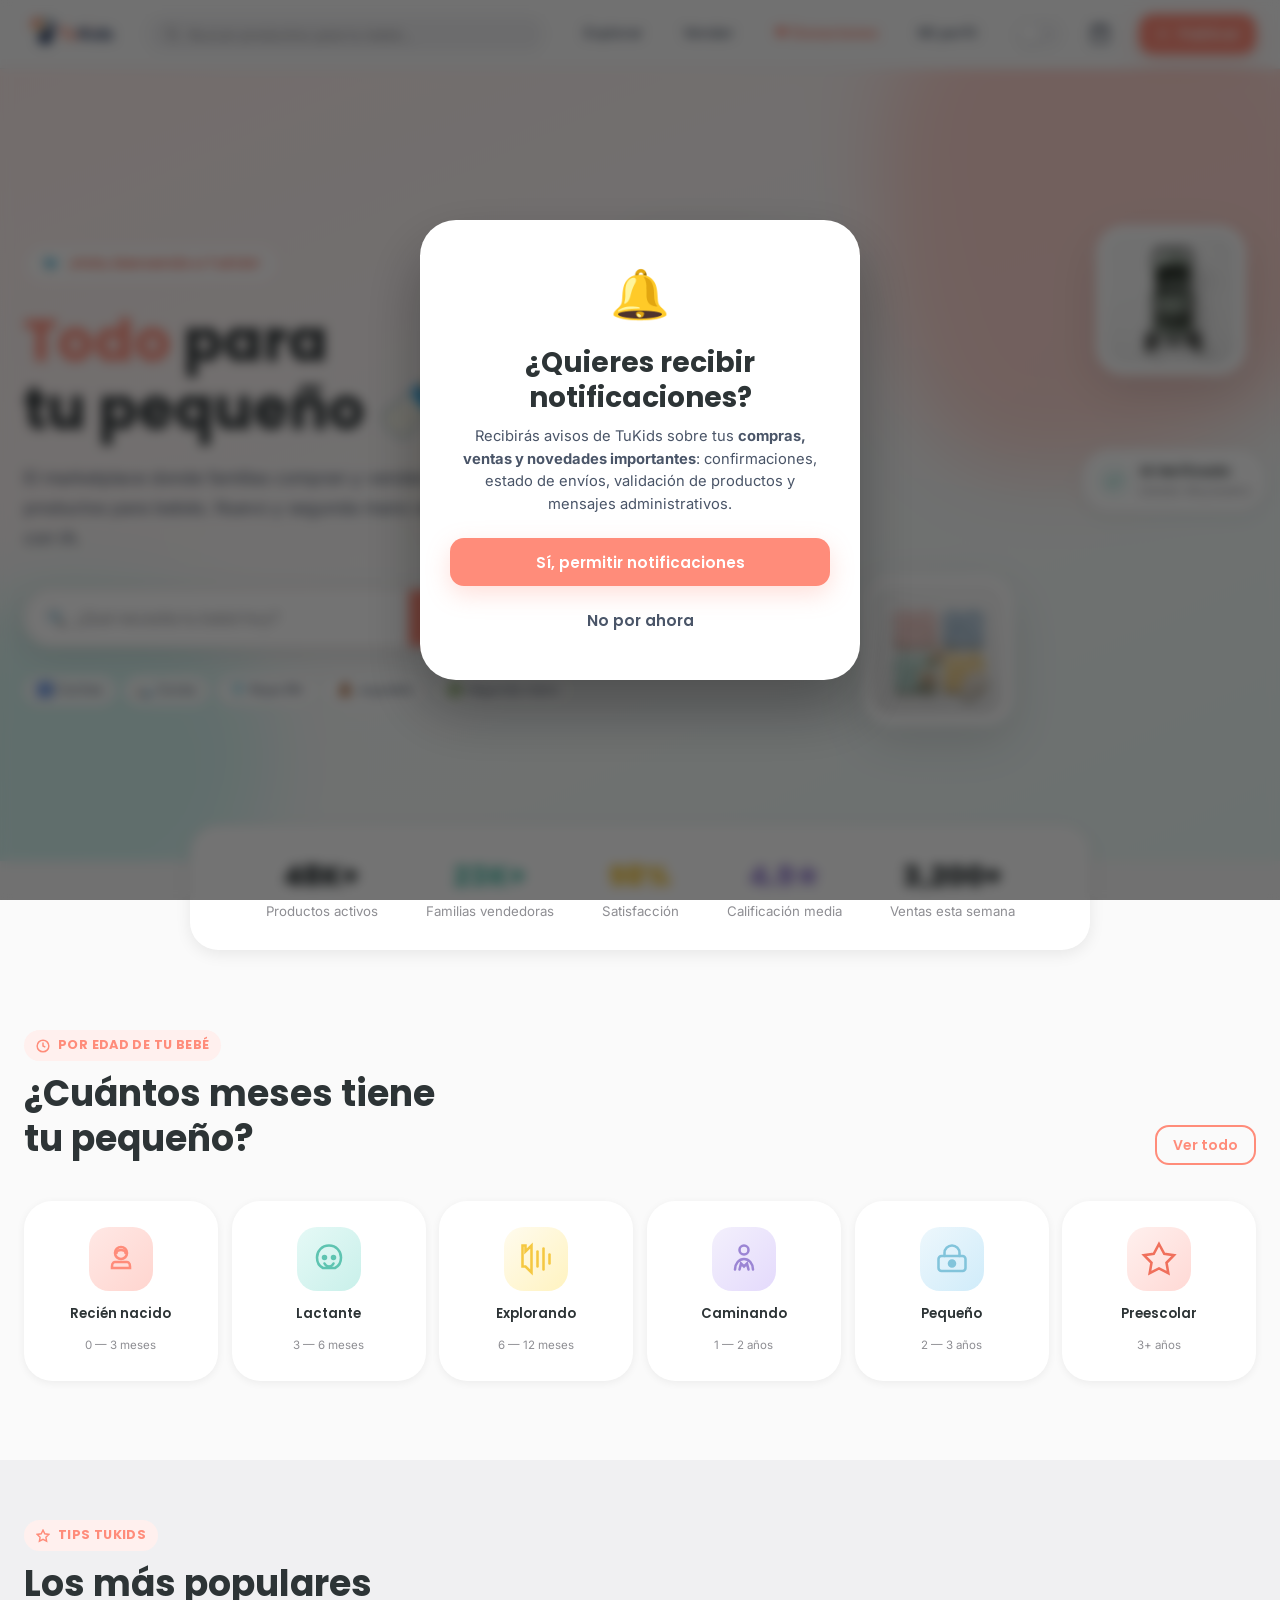
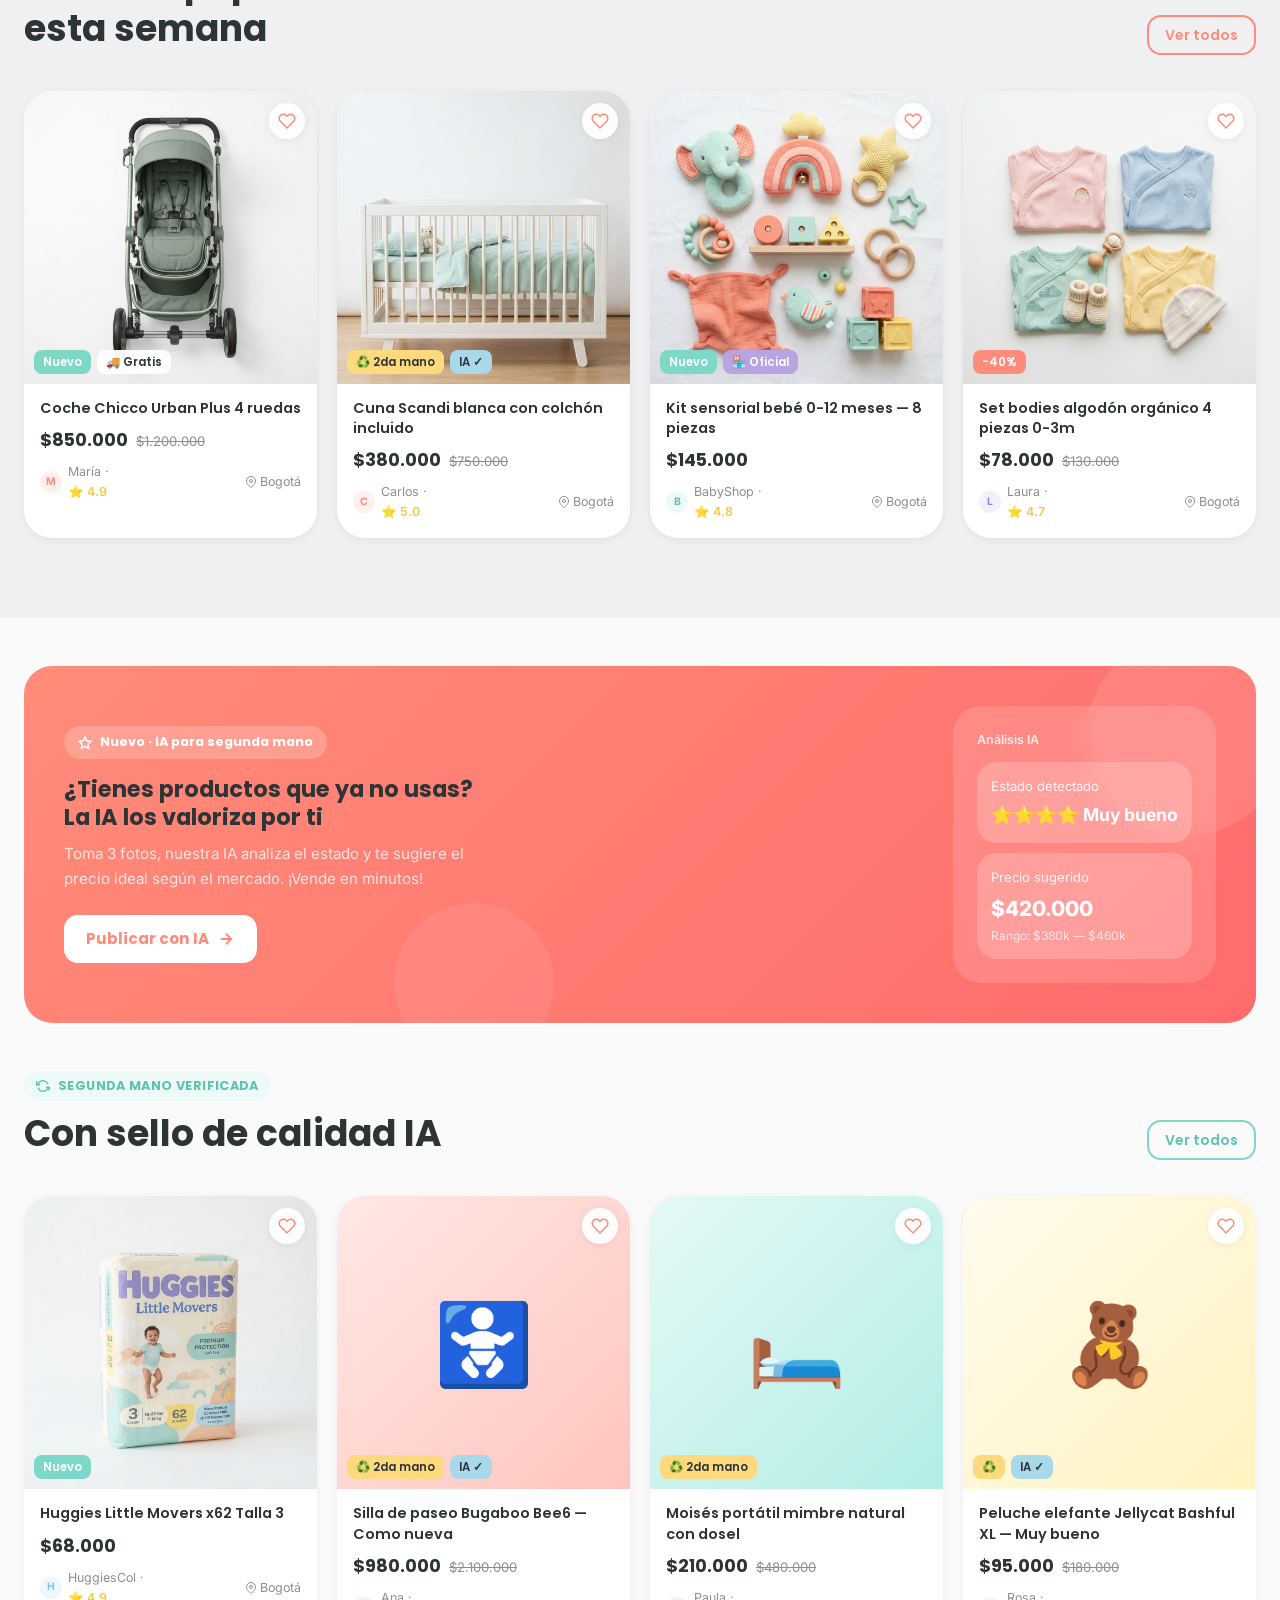
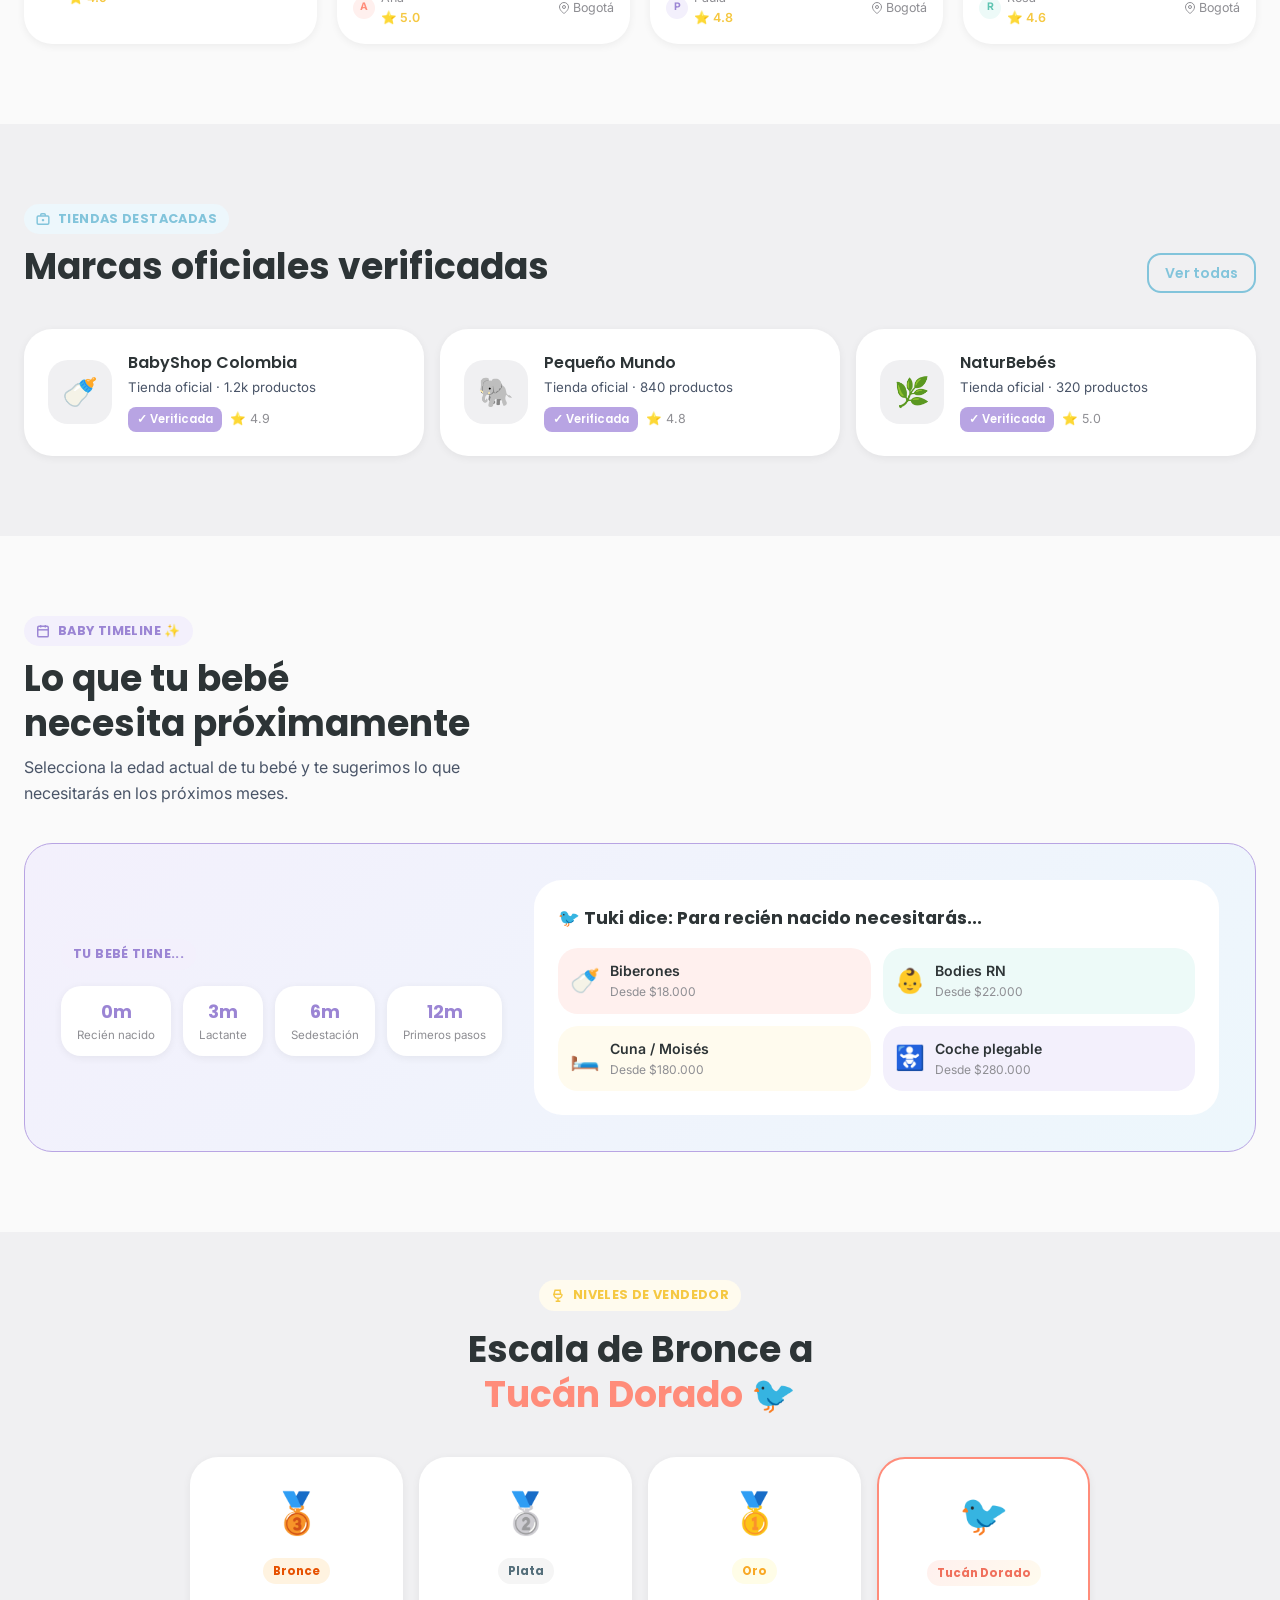
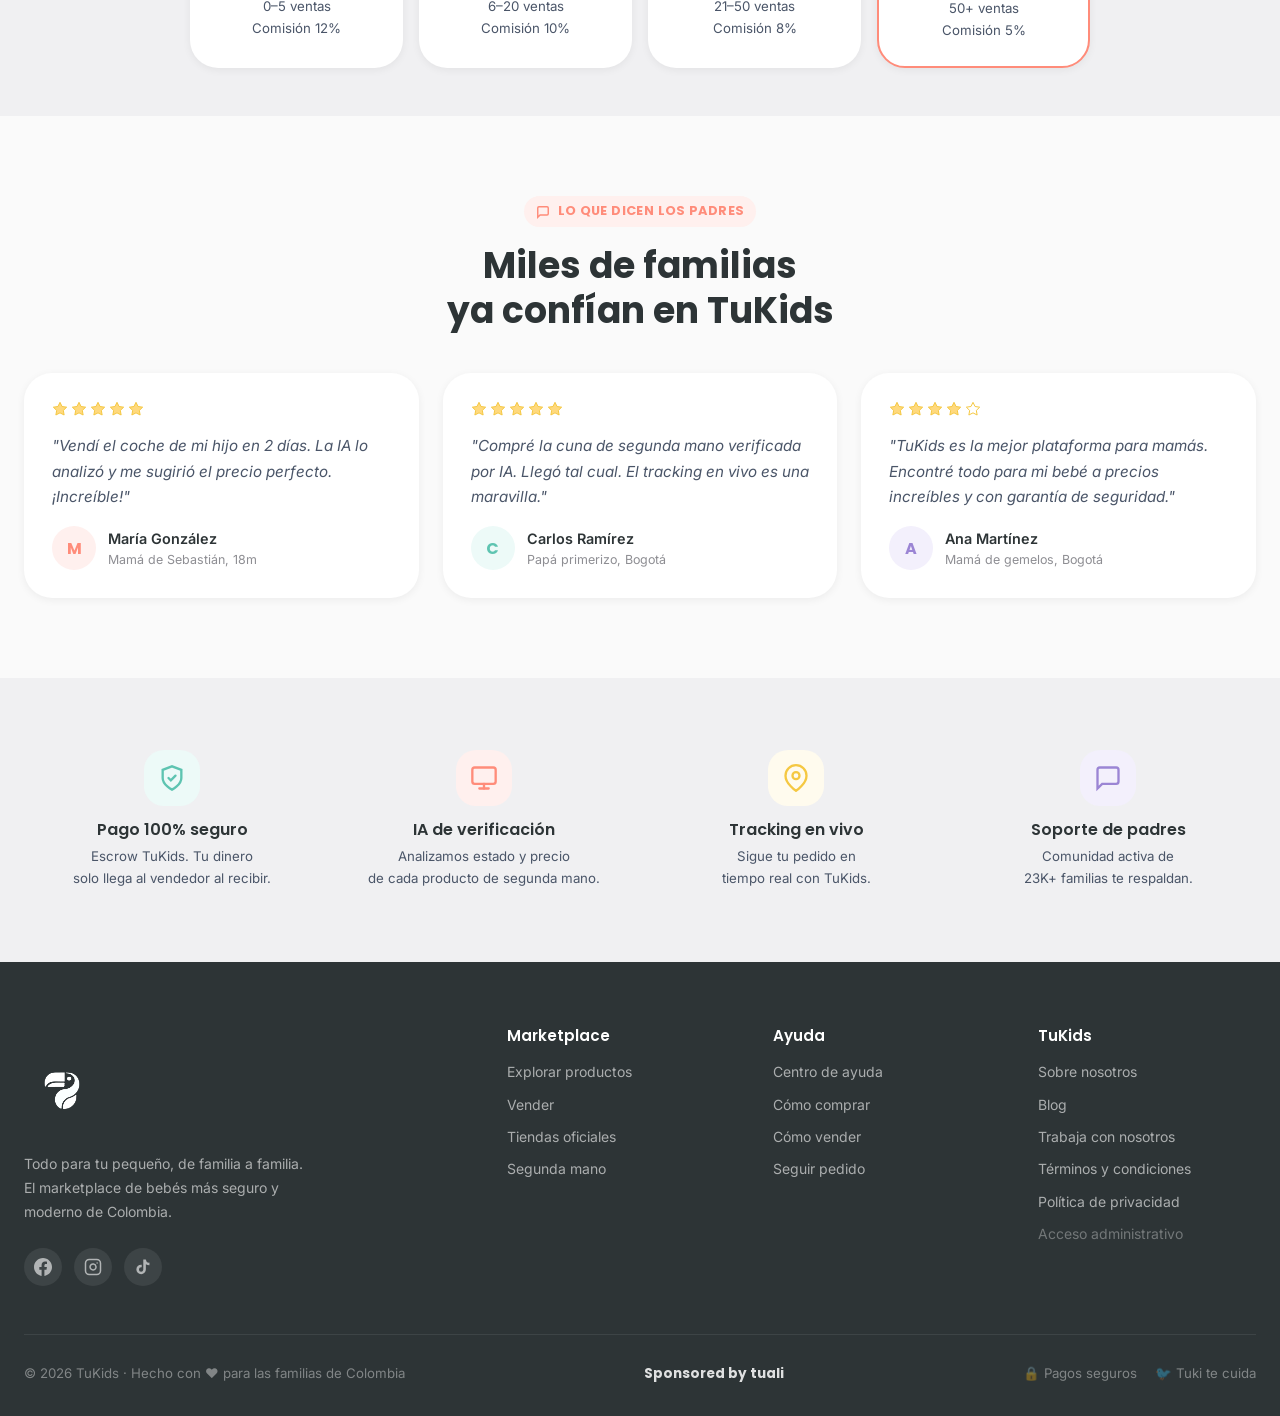
<file: index.html>
<!DOCTYPE html>
<html lang="es" data-theme="light">
<head>
  <meta charset="UTF-8"/>
  <meta name="viewport" content="width=device-width, initial-scale=1.0"/>
  <title>TuKids — Todo para tu pequeño, de familia a familia</title>
  <meta name="description" content="Marketplace de productos para bebés. Compra y vende pañales, coches, ropa, juguetes y más. Nuevo y segunda mano verificado."/>
  <link rel="stylesheet" href="css/styles.css"/>
  <style>
    /* ── Hero ── */
    .hero {
      min-height: 88vh;
      display: flex;
      align-items: center;
      position: relative;
      overflow: hidden;
      background: linear-gradient(155deg, #FFF0EE 0%, #FAFAFA 50%, #EDFAF8 100%);
      padding: 80px 0 60px;
    }
    [data-theme="dark"] .hero { background: linear-gradient(155deg, #2a1e1c 0%, #1A1D1F 50%, #1a2624 100%); }
    .hero-blob1 { background: var(--coral-light); width: 500px; height: 500px; top: -100px; right: -100px; }
    .hero-blob2 { background: var(--mint-light);  width: 350px; height: 350px; bottom: -80px; left: -80px; }
    .hero-blob3 { background: var(--yellow);      width: 200px; height: 200px; top: 40%; left: 35%; opacity: 0.25; }
    .hero-content { position: relative; z-index: 2; max-width: 580px; }
    .hero-eyebrow {
      display: inline-flex; align-items: center; gap: 10px;
      background: rgba(255,255,255,0.85); backdrop-filter: blur(12px);
      border: 1px solid rgba(255,140,122,0.2);
      padding: 8px 18px; border-radius: 9999px;
      font-size: 0.83rem; font-weight: 600; color: var(--coral-dark);
      margin-bottom: 24px; font-family: var(--font-title);
    }
    .hero h1 { font-size: clamp(2.4rem,5.5vw,3.6rem); line-height: 1.18; margin-bottom: 20px; }
    .hero-sub { font-size: 1.1rem; color: var(--carbon-soft); line-height: 1.7; margin-bottom: 36px; max-width: 480px; }
    .hero-search {
      display: flex; gap: 0; background: var(--white);
      border-radius: var(--r-xl); box-shadow: var(--shadow-lg);
      overflow: hidden; border: 1.5px solid rgba(255,140,122,0.15);
      margin-bottom: 28px; max-width: 520px;
    }
    .hero-search input {
      flex: 1; border: none; outline: none; padding: 18px 22px;
      font-size: 1rem; color: var(--carbon); background: transparent;
    }
    .hero-search input::placeholder { color: var(--gray-mid); }
    .hero-search button {
      background: var(--coral); color: #fff; border: none;
      padding: 0 26px; font-family: var(--font-title); font-weight: 600;
      font-size: 0.95rem; cursor: pointer; transition: var(--transition);
      display: flex; align-items: center; gap: 8px;
    }
    .hero-search button:hover { background: var(--coral-dark); }
    .hero-tags { display: flex; flex-wrap: wrap; gap: 8px; }
    .hero-tag {
      font-size: 0.8rem; padding: 4px 12px; border-radius: 9999px;
      background: rgba(255,255,255,0.85); backdrop-filter: blur(8px);
      color: var(--carbon-soft); cursor: pointer; transition: var(--transition);
      border: 1px solid rgba(0,0,0,0.07);
    }
    .hero-tag:hover { background: var(--coral-bg); color: var(--coral); border-color: var(--coral); }
    /* ── Hero visual: cartas arrastrables, posiciones iniciales separadas ── */
    .hero-visual {
      position: relative; flex: 1 1 500px;
      min-width: 480px; min-height: 520px;
    }
    @media (max-width: 900px) {
      .hero-visual { min-width: 0; flex-basis: 100%; min-height: 460px; }
    }
    .hero-product-float {
      position: absolute; background: var(--white); border-radius: var(--r-xl);
      padding: 10px; box-shadow: var(--shadow-xl);
      width: 150px; will-change: transform;
      cursor: grab; user-select: none; touch-action: none;
      transition: box-shadow .2s ease;
    }
    .hero-product-float:hover { box-shadow: 0 20px 40px rgba(0,0,0,.18); }
    .hero-product-float.dragging {
      cursor: grabbing; animation: none !important;
      z-index: 100; box-shadow: 0 30px 60px rgba(0,0,0,.32);
    }
    .hero-product-float img {
      width: 130px; height: 130px; object-fit: cover;
      border-radius: var(--r-lg); display: block; pointer-events: none;
    }
    .hp3 img { width: 130px; height: 130px; }

    /* Posiciones iniciales: las 3 cartas separadas por ≥ 70px en al menos un eje */
    .hp1 { top: 10px;  left: 10px;  animation: hp-float-y 4.0s ease-in-out infinite; }
    .hp3 { top: 10px;  right: 10px; animation: hp-float-x 4.4s ease-in-out infinite; }
    .hp2 { bottom: 10px; left: 50%; margin-left: -75px;
           animation: hp-float-y 3.8s ease-in-out 1.6s infinite; }
    .hero-product-float.moved { animation: none; }

    @keyframes hp-float-y {
      0%, 100% { transform: translate(var(--ox, 0), 0); }
      50%       { transform: translate(var(--ox, 0), -7px); }
    }
    @keyframes hp-float-x {
      0%, 100% { transform: translate(0, var(--oy, 0)); }
      50%       { transform: translate(7px, var(--oy, 0)); }
    }

    /* Hint flotante */
    .drag-hint {
      position: absolute; bottom: -28px; left: 50%; transform: translateX(-50%);
      font-size: .72rem; color: var(--gray-mid); font-family: var(--font-title);
      font-weight: 600; opacity: .9; pointer-events: none; white-space: nowrap;
      animation: hint-fade 8s ease-in-out forwards;
    }
    @keyframes hint-fade {
      0%, 70% { opacity: .9; }
      100%    { opacity: 0; }
    }

    /* Móvil: cartas más pequeñas, hint oculto */
    @media (max-width: 600px) {
      .hero-product-float { width: 132px; padding: 8px; }
      .hero-product-float img, .hp3 img { width: 116px; height: 116px; }
      .hp2 { margin-left: -66px; }
      .drag-hint { display: none; }
    }

    @media (prefers-reduced-motion: reduce) {
      .hero-product-float { animation: none; }
    }

    /* Pills laterales, en franja media (entre la fila superior de cartas y hp2) */
    .hero-pill {
      position: absolute; background: var(--white); border-radius: var(--r-xl);
      padding: 12px 16px; box-shadow: var(--shadow-md); display: flex;
      align-items: center; gap: 10px; font-size: 0.82rem; font-weight: 600;
      font-family: var(--font-title); white-space: nowrap; z-index: 3;
      pointer-events: none;
    }
    .hero-pill .pill-icon { width: 32px; height: 32px; border-radius: 50%; display: flex; align-items: center; justify-content: center; }
    .pill-1 { top: 45%; right: -10px; }
    .pill-2 { top: 55%; left: -10px;  }
    @media (max-width: 900px) {
      .pill-1, .pill-2 { display: none; }
    }
    /* Stats band */
    .stats-band {
      background: var(--white); border-radius: var(--r-xl); padding: 28px 40px;
      box-shadow: var(--shadow-md); display: flex; gap: 48px; justify-content: center;
      flex-wrap: wrap; margin: -36px auto 0; position: relative; z-index: 5; max-width: 900px;
    }
    .stat-item { text-align: center; }
    .stat-num { font-family: var(--font-title); font-size: 1.8rem; font-weight: 800; color: var(--carbon); }
    .stat-label { font-size: 0.83rem; color: var(--gray-mid); margin-top: 2px; }
    /* Categories */
    .age-categories { display: grid; grid-template-columns: repeat(6,1fr); gap: 14px; }
    @media(max-width:900px){ .age-categories { grid-template-columns: repeat(3,1fr); } }
    @media(max-width:480px){ .age-categories { grid-template-columns: repeat(2,1fr); } }
    /* Banner IA */
    .ia-banner {
      background: linear-gradient(135deg, var(--coral) 0%, #FF6B6B 100%);
      border-radius: var(--r-xl); padding: 40px; color: #fff;
      display: flex; align-items: center; justify-content: space-between;
      gap: 24px; overflow: hidden; position: relative;
    }
    .ia-banner::before {
      content: ''; position: absolute; top: -30px; right: -30px;
      width: 200px; height: 200px; border-radius: 50%;
      background: rgba(255,255,255,0.1);
    }
    .ia-banner::after {
      content: ''; position: absolute; bottom: -40px; left: 30%;
      width: 160px; height: 160px; border-radius: 50%;
      background: rgba(255,255,255,0.07);
    }
    .ia-banner h3 { font-size: 1.4rem; margin-bottom: 8px; }
    .ia-banner p  { opacity: 0.88; max-width: 380px; font-size: 0.95rem; }
    /* Store card */
    .store-card {
      background: var(--white); border-radius: var(--r-xl);
      padding: 24px; box-shadow: var(--shadow-sm);
      display: flex; align-items: center; gap: 16px;
      transition: var(--transition); cursor: pointer;
    }
    .store-card:hover { box-shadow: var(--shadow-md); transform: translateY(-4px); }
    .store-logo {
      width: 64px; height: 64px; border-radius: var(--r-lg);
      object-fit: contain; background: var(--fog);
      display: flex; align-items: center; justify-content: center;
      font-size: 1.8rem; flex-shrink: 0;
    }
    .store-info h5 { margin-bottom: 4px; }
    .store-info p  { font-size: 0.83rem; margin: 0; }
    /* Timeline banner */
    .timeline-banner {
      background: linear-gradient(135deg, var(--lilac-bg) 0%, var(--sky-bg) 100%);
      border: 1.5px solid var(--lilac);
      border-radius: var(--r-xl); padding: 36px;
      display: flex; align-items: center; gap: 32px;
    }
    .timeline-months { display: flex; gap: 12px; flex-wrap: wrap; }
    .month-chip {
      background: var(--white); border-radius: var(--r-lg);
      padding: 12px 16px; text-align: center;
      box-shadow: var(--shadow-sm); cursor: pointer;
      transition: var(--transition); min-width: 80px;
    }
    .month-chip:hover { background: var(--lilac); color: #fff; transform: translateY(-3px); }
    .month-chip .month-n { font-family: var(--font-title); font-size: 1.1rem; font-weight: 700; color: var(--lilac-dark); }
    .month-chip:hover .month-n { color: #fff; }
    .month-chip .month-l { font-size: 0.72rem; color: var(--gray-mid); }
    .month-chip:hover .month-l { color: rgba(255,255,255,0.8); }
  </style>
  <link rel="icon" type="image/png" href="images/favicon.png">
</head>
<body>

<!-- ===== HEADER ===== -->
<header class="header">
  <div class="container header-inner">
    <a href="index.html" class="logo">
      <img src="images/nuevo_logo_oficial.png" alt="TuKids Logo"/>
    </a>
    <div class="search-bar" style="flex:1;max-width:420px;">
      <svg width="18" height="18" viewBox="0 0 24 24" fill="none" stroke="var(--gray-mid)" stroke-width="2" stroke-linecap="round" stroke-linejoin="round"><circle cx="11" cy="11" r="8"/><line x1="21" y1="21" x2="16.65" y2="16.65"/></svg>
      <input type="text" placeholder="Buscar productos para tu bebé..." id="mainSearch"/>
    </div>
    <nav class="header-nav">
      <a href="explorar.html"   class="nav-link">Explorar</a>
      <a href="publicar.html"   class="nav-link">Vender</a>
      <a href="donaciones.html" class="nav-link" style="color:var(--coral);font-weight:700;">❤️ Donaciones</a>
      <a href="perfil.html"     class="nav-link">Mi perfil</a>
    </nav>
    <div class="header-actions">
      <button id="themeToggle" class="theme-toggle" aria-label="Cambiar tema"><div class="toggle-knob"></div></button>
      <a href="checkout.html" style="position:relative;">
        <button class="btn btn-ghost btn-sm" style="position:relative;">
          <svg width="22" height="22" viewBox="0 0 24 24" fill="none" stroke="currentColor" stroke-width="2" stroke-linecap="round" stroke-linejoin="round"><path d="M6 2L3 6v14a2 2 0 002 2h14a2 2 0 002-2V6l-3-4z"/><line x1="3" y1="6" x2="21" y2="6"/><path d="M16 10a4 4 0 01-8 0"/></svg>
          <span class="cart-count" style="position:absolute;top:-6px;right:-6px;width:18px;height:18px;background:var(--coral);color:#fff;border-radius:50%;font-size:0.65rem;font-weight:700;display:none;align-items:center;justify-content:center;font-family:var(--font-title);">0</span>
        </button>
      </a>
      <a href="publicar.html" class="btn btn-primary btn-sm">
        <svg width="16" height="16" viewBox="0 0 24 24" fill="none" stroke="currentColor" stroke-width="2.5"><line x1="12" y1="5" x2="12" y2="19"/><line x1="5" y1="12" x2="19" y2="12"/></svg>
        Publicar
      </a>
    </div>
  </div>
</header>

<!-- ===== HERO ===== -->
<section class="hero">
  <div class="blob hero-blob1"></div>
  <div class="blob hero-blob2"></div>
  <div class="blob hero-blob3"></div>
  <div class="container" style="display:flex;align-items:center;gap:48px;flex-wrap:wrap;">
    <div class="hero-content animate-fade-up">
      <div class="hero-eyebrow">
        <span>🐦</span> ¡Hola, bienvenido a TuKids!
      </div>
      <h1>
        <span class="text-coral">Todo</span> para<br/>tu pequeño 🍼
      </h1>
      <p class="hero-sub">El marketplace donde familias compran y venden productos para bebés. Nuevo y segunda mano verificado con IA.</p>
      <div class="hero-search">
        <input type="text" placeholder="🔍  ¿Qué necesita tu bebé hoy?" id="heroSearch"/>
        <button onclick="document.location='explorar.html'">
          <svg width="18" height="18" viewBox="0 0 24 24" fill="none" stroke="currentColor" stroke-width="2.5"><circle cx="11" cy="11" r="8"/><line x1="21" y1="21" x2="16.65" y2="16.65"/></svg>
          Buscar
        </button>
      </div>
      <div class="hero-tags">
        <span class="hero-tag" onclick="location='explorar.html'">🚼 Coches</span>
        <span class="hero-tag" onclick="location='explorar.html'">🛏️ Cunas</span>
        <span class="hero-tag" onclick="location='explorar.html'">👕 Ropa RN</span>
        <span class="hero-tag" onclick="location='explorar.html'">🧸 Juguetes</span>
        <span class="hero-tag" onclick="location='explorar.html'">♻️ Segunda mano</span>
      </div>
    </div>
    <div class="hero-visual animate-fade-in anim-delay-2" id="heroVisual">
      <div class="hero-product-float hp3">
        <img src="images/stroller.png" alt="Cocheclito"/>
      </div>
      <div class="hero-product-float hp1">
        <img src="images/toys.png" alt="Juguetes"/>
      </div>
      <div class="hero-product-float hp2">
        <img src="images/clothes.png" alt="Ropa"/>
      </div>
      <div class="hero-pill pill-1 animate-scale-in anim-delay-3">
        <div class="pill-icon" style="background:var(--mint-bg);">
          <svg width="18" height="18" viewBox="0 0 24 24" fill="none" stroke="var(--mint-dark)" stroke-width="2.5"><polyline points="20 6 9 17 4 12"/></svg>
        </div>
        <div><div style="color:var(--carbon);font-size:0.82rem;">IA Verificado</div><div style="color:var(--gray-mid);font-size:0.72rem;font-weight:400;">Estado: Muy bueno</div></div>
      </div>
      <div class="hero-pill pill-2 animate-scale-in anim-delay-4">
        <div class="pill-icon" style="background:var(--yellow-bg);">
          <svg width="18" height="18" viewBox="0 0 24 24" fill="var(--yellow)" stroke="var(--yellow-dark)" stroke-width="1.5"><polygon points="12 2 15.09 8.26 22 9.27 17 14.14 18.18 21.02 12 17.77 5.82 21.02 7 14.14 2 9.27 8.91 8.26 12 2"/></svg>
        </div>
        <div><div style="color:var(--carbon);font-size:0.82rem;">4.9 ⭐ · 23k+ reseñas</div><div style="color:var(--gray-mid);font-size:0.72rem;font-weight:400;">Comunidad de padres</div></div>
      </div>
      <div class="drag-hint">✋ Puedes arrastrar las cartas</div>
    </div>
  </div>
</section>

<!-- ===== STATS BAND ===== -->
<div class="container section-sm" style="padding-top:0;padding-bottom:0;">
  <div class="stats-band reveal">
    <div class="stat-item">
      <div class="stat-num text-coral">48K+</div>
      <div class="stat-label">Productos activos</div>
    </div>
    <div class="stat-item">
      <div class="stat-num" style="color:var(--mint-dark);">23K+</div>
      <div class="stat-label">Familias vendedoras</div>
    </div>
    <div class="stat-item">
      <div class="stat-num" style="color:var(--yellow-dark);">98%</div>
      <div class="stat-label">Satisfacción</div>
    </div>
    <div class="stat-item">
      <div class="stat-num" style="color:var(--lilac-dark);">4.9★</div>
      <div class="stat-label">Calificación media</div>
    </div>
    <div class="stat-item">
      <div class="stat-num text-coral">3,200+</div>
      <div class="stat-label">Ventas esta semana</div>
    </div>
  </div>
</div>

<!-- ===== CATEGORIES BY AGE ===== -->
<section class="section">
  <div class="container">
    <div class="section-header reveal">
      <div>
        <div class="section-label">
          <svg width="14" height="14" viewBox="0 0 24 24" fill="none" stroke="currentColor" stroke-width="2.5"><circle cx="12" cy="12" r="10"/><polyline points="12 6 12 12 16 14"/></svg>
          Por edad de tu bebé
        </div>
        <h2>¿Cuántos meses tiene<br/>tu pequeño?</h2>
      </div>
      <a href="explorar.html" class="btn btn-outline btn-sm">Ver todo</a>
    </div>
    <div class="age-categories reveal">
      <div class="cat-card" onclick="location='explorar.html'">
        <div class="cat-icon" style="background:linear-gradient(135deg,#FFE8E5,#FFD5CF);">
          <!-- Baby icon SVG -->
          <svg width="36" height="36" viewBox="0 0 24 24" fill="none" stroke="var(--coral)" stroke-width="1.7" stroke-linecap="round">
            <circle cx="12" cy="8" r="4"/><path d="M8 14h8s2 0 2 3v1H6v-1c0-3 2-3 2-3z"/>
            <path d="M9 8c0 0 0-2 3-2s3 2 3 2"/>
          </svg>
        </div>
        <div class="cat-label">Recién nacido</div>
        <div class="cat-sub">0 — 3 meses</div>
      </div>
      <div class="cat-card" onclick="location='explorar.html'">
        <div class="cat-icon" style="background:linear-gradient(135deg,#E5F9F6,#C9F0EA);">
          <svg width="36" height="36" viewBox="0 0 24 24" fill="none" stroke="var(--mint-dark)" stroke-width="1.7" stroke-linecap="round">
            <path d="M12 3C7 3 4 7 4 11c0 4 2 6 4 7h8c2-1 4-3 4-7 0-4-3-8-8-8z"/>
            <circle cx="9" cy="11" r="1" fill="var(--mint-dark)"/>
            <circle cx="15" cy="11" r="1" fill="var(--mint-dark)"/>
            <path d="M9 15s1 2 3 2 3-2 3-2"/>
          </svg>
        </div>
        <div class="cat-label">Lactante</div>
        <div class="cat-sub">3 — 6 meses</div>
      </div>
      <div class="cat-card" onclick="location='explorar.html'">
        <div class="cat-icon" style="background:linear-gradient(135deg,#FFFBEE,#FFF3C0);">
          <svg width="36" height="36" viewBox="0 0 24 24" fill="none" stroke="var(--yellow-dark)" stroke-width="1.7" stroke-linecap="round">
            <path d="M3 3h2v4l4-4v18l-4-4H3V3z"/>
            <path d="M13 7v10"/>
            <path d="M17 5v14"/>
            <path d="M21 9v6"/>
          </svg>
        </div>
        <div class="cat-label">Explorando</div>
        <div class="cat-sub">6 — 12 meses</div>
      </div>
      <div class="cat-card" onclick="location='explorar.html'">
        <div class="cat-icon" style="background:linear-gradient(135deg,#F3F0FC,#E4DAFC);">
          <svg width="36" height="36" viewBox="0 0 24 24" fill="none" stroke="var(--lilac-dark)" stroke-width="1.7" stroke-linecap="round">
            <circle cx="12" cy="6" r="3"/>
            <path d="M6 19c0-4 2.7-7 6-7s6 3 6 7"/>
            <path d="M9 19l1-4 2 2 2-2 1 4"/>
          </svg>
        </div>
        <div class="cat-label">Caminando</div>
        <div class="cat-sub">1 — 2 años</div>
      </div>
      <div class="cat-card" onclick="location='explorar.html'">
        <div class="cat-icon" style="background:linear-gradient(135deg,#EDF7FC,#D0ECFA);">
          <svg width="36" height="36" viewBox="0 0 24 24" fill="none" stroke="var(--sky-dark)" stroke-width="1.7" stroke-linecap="round">
            <rect x="3" y="10" width="18" height="10" rx="2"/>
            <path d="M7 10V8a5 5 0 0110 0v2"/>
            <circle cx="12" cy="15" r="2" fill="var(--sky-dark)"/>
          </svg>
        </div>
        <div class="cat-label">Pequeño</div>
        <div class="cat-sub">2 — 3 años</div>
      </div>
      <div class="cat-card" onclick="location='explorar.html'">
        <div class="cat-icon" style="background:linear-gradient(135deg,#FFF0EE,#FFD9D5);">
          <svg width="36" height="36" viewBox="0 0 24 24" fill="none" stroke="var(--coral-dark)" stroke-width="1.7" stroke-linecap="round">
            <path d="M12 2l3.5 6.5L22 9.5l-5 5 1.2 7-6.2-3.2L5.8 21.5 7 14.5l-5-5 6.5-1z"/>
          </svg>
        </div>
        <div class="cat-label">Preescolar</div>
        <div class="cat-sub">3+ años</div>
      </div>
    </div>
  </div>
</section>

<!-- ===== FEATURED PRODUCTS ===== -->
<section class="section" style="padding-top:0;background:var(--fog);">
  <div class="container" style="padding-top:60px;">
    <div class="section-header reveal">
      <div>
        <div class="section-label">
          <svg width="14" height="14" viewBox="0 0 24 24" fill="none" stroke="currentColor" stroke-width="2.5"><polygon points="12 2 15.09 8.26 22 9.27 17 14.14 18.18 21.02 12 17.77 5.82 21.02 7 14.14 2 9.27 8.91 8.26 12 2"/></svg>
          Tips TuKids
        </div>
        <h2>Los más populares<br/>esta semana</h2>
      </div>
      <a href="explorar.html" class="btn btn-outline btn-sm">Ver todos</a>
    </div>
    <div class="products-grid reveal">
      <!-- Card 1 -->
      <div class="card product-card" onclick="location='producto.html'">
        <div class="card-image">
          <img src="images/stroller.png" alt="Coche Chicco"/>
          <button class="fav-btn" data-id="p1">
            <svg width="18" height="18" viewBox="0 0 24 24" fill="none" stroke="var(--coral)" stroke-width="2" stroke-linecap="round"><path d="M20.84 4.61a5.5 5.5 0 0 0-7.78 0L12 5.67l-1.06-1.06a5.5 5.5 0 0 0-7.78 7.78l1.06 1.06L12 21.23l7.78-7.78 1.06-1.06a5.5 5.5 0 0 0 0-7.78z"/></svg>
          </button>
          <div class="card-badges"><span class="badge badge-new">Nuevo</span><span class="badge badge-shipping">🚚 Gratis</span></div>
        </div>
        <div class="card-body">
          <div class="product-title">Coche Chicco Urban Plus 4 ruedas</div>
          <div class="price-row">
            <span class="price-current">$850.000</span>
            <span class="price-original">$1.200.000</span>
          </div>
          <div class="seller-row">
            <div class="seller-info">
              <div class="seller-avatar">M</div>
              <span>María · <span class="rating">⭐ 4.9</span></span>
            </div>
            <div class="location">
              <svg width="12" height="12" viewBox="0 0 24 24" fill="none" stroke="var(--gray-mid)" stroke-width="2"><path d="M21 10c0 7-9 13-9 13s-9-6-9-13a9 9 0 0118 0z"/><circle cx="12" cy="10" r="3"/></svg>
              Bogotá
            </div>
          </div>
        </div>
      </div>
      <!-- Card 2 -->
      <div class="card product-card" onclick="location='producto.html'">
        <div class="card-image">
          <img src="images/crib.png" alt="Cuna"/>
          <button class="fav-btn" data-id="p2">
            <svg width="18" height="18" viewBox="0 0 24 24" fill="none" stroke="var(--coral)" stroke-width="2" stroke-linecap="round"><path d="M20.84 4.61a5.5 5.5 0 0 0-7.78 0L12 5.67l-1.06-1.06a5.5 5.5 0 0 0-7.78 7.78l1.06 1.06L12 21.23l7.78-7.78 1.06-1.06a5.5 5.5 0 0 0 0-7.78z"/></svg>
          </button>
          <div class="card-badges"><span class="badge badge-used">♻️ 2da mano</span><span class="badge badge-verified">IA ✓</span></div>
        </div>
        <div class="card-body">
          <div class="product-title">Cuna Scandi blanca con colchón incluido</div>
          <div class="price-row">
            <span class="price-current">$380.000</span>
            <span class="price-original">$750.000</span>
          </div>
          <div class="seller-row">
            <div class="seller-info">
              <div class="seller-avatar">C</div>
              <span>Carlos · <span class="rating">⭐ 5.0</span></span>
            </div>
            <div class="location">
              <svg width="12" height="12" viewBox="0 0 24 24" fill="none" stroke="var(--gray-mid)" stroke-width="2"><path d="M21 10c0 7-9 13-9 13s-9-6-9-13a9 9 0 0118 0z"/><circle cx="12" cy="10" r="3"/></svg>
              Bogotá
            </div>
          </div>
        </div>
      </div>
      <!-- Card 3 -->
      <div class="card product-card" onclick="location='producto.html'">
        <div class="card-image">
          <img src="images/toys.png" alt="Juguetes"/>
          <button class="fav-btn" data-id="p3">
            <svg width="18" height="18" viewBox="0 0 24 24" fill="none" stroke="var(--coral)" stroke-width="2" stroke-linecap="round"><path d="M20.84 4.61a5.5 5.5 0 0 0-7.78 0L12 5.67l-1.06-1.06a5.5 5.5 0 0 0-7.78 7.78l1.06 1.06L12 21.23l7.78-7.78 1.06-1.06a5.5 5.5 0 0 0 0-7.78z"/></svg>
          </button>
          <div class="card-badges"><span class="badge badge-new">Nuevo</span><span class="badge badge-oficial">🏪 Oficial</span></div>
        </div>
        <div class="card-body">
          <div class="product-title">Kit sensorial bebé 0-12 meses — 8 piezas</div>
          <div class="price-row">
            <span class="price-current">$145.000</span>
          </div>
          <div class="seller-row">
            <div class="seller-info">
              <div class="seller-avatar" style="background:var(--mint-bg);color:var(--mint-dark);">B</div>
              <span>BabyShop · <span class="rating">⭐ 4.8</span></span>
            </div>
            <div class="location">
              <svg width="12" height="12" viewBox="0 0 24 24" fill="none" stroke="var(--gray-mid)" stroke-width="2"><path d="M21 10c0 7-9 13-9 13s-9-6-9-13a9 9 0 0118 0z"/><circle cx="12" cy="10" r="3"/></svg>
              Bogotá
            </div>
          </div>
        </div>
      </div>
      <!-- Card 4 -->
      <div class="card product-card" onclick="location='producto.html'">
        <div class="card-image">
          <img src="images/clothes.png" alt="Ropa bebé"/>
          <button class="fav-btn" data-id="p4">
            <svg width="18" height="18" viewBox="0 0 24 24" fill="none" stroke="var(--coral)" stroke-width="2" stroke-linecap="round"><path d="M20.84 4.61a5.5 5.5 0 0 0-7.78 0L12 5.67l-1.06-1.06a5.5 5.5 0 0 0-7.78 7.78l1.06 1.06L12 21.23l7.78-7.78 1.06-1.06a5.5 5.5 0 0 0 0-7.78z"/></svg>
          </button>
          <div class="card-badges"><span class="badge badge-promo">-40%</span></div>
        </div>
        <div class="card-body">
          <div class="product-title">Set bodies algodón orgánico 4 piezas 0-3m</div>
          <div class="price-row">
            <span class="price-current">$78.000</span>
            <span class="price-original">$130.000</span>
          </div>
          <div class="seller-row">
            <div class="seller-info">
              <div class="seller-avatar" style="background:var(--lilac-bg);color:var(--lilac-dark);">L</div>
              <span>Laura · <span class="rating">⭐ 4.7</span></span>
            </div>
            <div class="location">
              <svg width="12" height="12" viewBox="0 0 24 24" fill="none" stroke="var(--gray-mid)" stroke-width="2"><path d="M21 10c0 7-9 13-9 13s-9-6-9-13a9 9 0 0118 0z"/><circle cx="12" cy="10" r="3"/></svg>
              Bogotá
            </div>
          </div>
        </div>
      </div>
    </div>
  </div>
</section>

<!-- ===== IA BANNER ===== -->
<section class="section-sm">
  <div class="container">
    <div class="ia-banner reveal">
      <div style="position:relative;z-index:2;">
        <div style="display:inline-flex;align-items:center;gap:8px;background:rgba(255,255,255,0.2);padding:6px 14px;border-radius:9999px;font-size:0.8rem;font-weight:700;margin-bottom:16px;font-family:var(--font-title);">
          <svg width="14" height="14" viewBox="0 0 24 24" fill="none" stroke="currentColor" stroke-width="2.5"><polygon points="12 2 15.09 8.26 22 9.27 17 14.14 18.18 21.02 12 17.77 5.82 21.02 7 14.14 2 9.27 8.91 8.26 12 2"/></svg>
          Nuevo · IA para segunda mano
        </div>
        <h3>¿Tienes productos que ya no usas?<br/>La IA los valoriza por ti</h3>
        <p style="color:rgba(255,255,255,0.88);margin-top:10px;max-width:400px;">Toma 3 fotos, nuestra IA analiza el estado y te sugiere el precio ideal según el mercado. ¡Vende en minutos!</p>
        <a href="publicar.html" class="btn btn-md" style="background:#fff;color:var(--coral);margin-top:24px;font-family:var(--font-title);font-weight:700;">
          Publicar con IA
          <svg width="18" height="18" viewBox="0 0 24 24" fill="none" stroke="currentColor" stroke-width="2.5"><line x1="5" y1="12" x2="19" y2="12"/><polyline points="12 5 19 12 12 19"/></svg>
        </a>
      </div>
      <div style="position:relative;z-index:2;flex-shrink:0;">
        <div style="background:rgba(255,255,255,0.15);border-radius:var(--r-xl);padding:24px;backdrop-filter:blur(10px);min-width:200px;">
          <div style="font-size:0.78rem;opacity:0.8;margin-bottom:12px;font-weight:600;">Análisis IA</div>
          <div style="background:rgba(255,255,255,0.2);border-radius:var(--r-lg);padding:14px;margin-bottom:10px;">
            <div style="font-size:0.82rem;opacity:0.9;">Estado detectado</div>
            <div style="font-size:1.1rem;font-weight:700;margin-top:4px;">⭐⭐⭐⭐ Muy bueno</div>
          </div>
          <div style="background:rgba(255,255,255,0.2);border-radius:var(--r-lg);padding:14px;">
            <div style="font-size:0.82rem;opacity:0.9;">Precio sugerido</div>
            <div style="font-size:1.3rem;font-weight:800;margin-top:4px;">$420.000</div>
            <div style="font-size:0.75rem;opacity:0.75;">Rango: $380k — $460k</div>
          </div>
        </div>
      </div>
    </div>
  </div>
</section>

<!-- ===== USED PRODUCTS ===== -->
<section class="section" style="padding-top:0;">
  <div class="container">
    <div class="section-header reveal">
      <div>
        <div class="section-label mint">
          <svg width="14" height="14" viewBox="0 0 24 24" fill="none" stroke="currentColor" stroke-width="2.5"><polyline points="1 4 1 10 7 10"/><polyline points="23 20 23 14 17 14"/><path d="M20.49 9A9 9 0 0 0 5.64 5.64L1 10m22 4l-4.64 4.36A9 9 0 0 1 3.51 15"/></svg>
          Segunda mano verificada
        </div>
        <h2>Con sello de calidad IA</h2>
      </div>
      <a href="explorar.html" class="btn btn-outline btn-sm" style="border-color:var(--mint);color:var(--mint-dark);">Ver todos</a>
    </div>
    <div class="products-grid reveal">
      <div class="card product-card" onclick="location='producto.html'">
        <div class="card-image">
          <img src="images/diapers.png" alt="Pañales"/>
          <button class="fav-btn" data-id="p5">
            <svg width="18" height="18" viewBox="0 0 24 24" fill="none" stroke="var(--coral)" stroke-width="2" stroke-linecap="round"><path d="M20.84 4.61a5.5 5.5 0 0 0-7.78 0L12 5.67l-1.06-1.06a5.5 5.5 0 0 0-7.78 7.78l1.06 1.06L12 21.23l7.78-7.78 1.06-1.06a5.5 5.5 0 0 0 0-7.78z"/></svg>
          </button>
          <div class="card-badges"><span class="badge badge-new">Nuevo</span></div>
        </div>
        <div class="card-body">
          <div class="product-title">Huggies Little Movers x62 Talla 3</div>
          <div class="price-row"><span class="price-current">$68.000</span></div>
          <div class="seller-row">
            <div class="seller-info">
              <div class="seller-avatar" style="background:var(--sky-bg);color:var(--sky-dark);">H</div>
              <span>HuggiesCol · <span class="rating">⭐ 4.9</span></span>
            </div>
            <div class="location">
              <svg width="12" height="12" viewBox="0 0 24 24" fill="none" stroke="var(--gray-mid)" stroke-width="2"><path d="M21 10c0 7-9 13-9 13s-9-6-9-13a9 9 0 0118 0z"/><circle cx="12" cy="10" r="3"/></svg>
              Bogotá
            </div>
          </div>
        </div>
      </div>
      <div class="card product-card" onclick="location='producto.html'">
        <div class="card-image" style="background:linear-gradient(135deg,#FFE8E5,#FFC5BE);">
          <div style="display:flex;align-items:center;justify-content:center;height:100%;font-size:5rem;padding:20px;">🚼</div>
          <button class="fav-btn" data-id="p6">
            <svg width="18" height="18" viewBox="0 0 24 24" fill="none" stroke="var(--coral)" stroke-width="2" stroke-linecap="round"><path d="M20.84 4.61a5.5 5.5 0 0 0-7.78 0L12 5.67l-1.06-1.06a5.5 5.5 0 0 0-7.78 7.78l1.06 1.06L12 21.23l7.78-7.78 1.06-1.06a5.5 5.5 0 0 0 0-7.78z"/></svg>
          </button>
          <div class="card-badges"><span class="badge badge-used">♻️ 2da mano</span><span class="badge badge-verified">IA ✓</span></div>
        </div>
        <div class="card-body">
          <div class="product-title">Silla de paseo Bugaboo Bee6 — Como nueva</div>
          <div class="price-row"><span class="price-current">$980.000</span><span class="price-original">$2.100.000</span></div>
          <div class="seller-row">
            <div class="seller-info">
              <div class="seller-avatar">A</div>
              <span>Ana · <span class="rating">⭐ 5.0</span></span>
            </div>
            <div class="location"><svg width="12" height="12" viewBox="0 0 24 24" fill="none" stroke="var(--gray-mid)" stroke-width="2"><path d="M21 10c0 7-9 13-9 13s-9-6-9-13a9 9 0 0118 0z"/><circle cx="12" cy="10" r="3"/></svg>Bogotá</div>
          </div>
        </div>
      </div>
      <div class="card product-card" onclick="location='producto.html'">
        <div class="card-image" style="background:linear-gradient(135deg,#E5F9F6,#B2EDE6);">
          <div style="display:flex;align-items:center;justify-content:center;height:100%;font-size:5rem;padding:20px;">🛏️</div>
          <button class="fav-btn" data-id="p7">
            <svg width="18" height="18" viewBox="0 0 24 24" fill="none" stroke="var(--coral)" stroke-width="2" stroke-linecap="round"><path d="M20.84 4.61a5.5 5.5 0 0 0-7.78 0L12 5.67l-1.06-1.06a5.5 5.5 0 0 0-7.78 7.78l1.06 1.06L12 21.23l7.78-7.78 1.06-1.06a5.5 5.5 0 0 0 0-7.78z"/></svg>
          </button>
          <div class="card-badges"><span class="badge badge-used">♻️ 2da mano</span></div>
        </div>
        <div class="card-body">
          <div class="product-title">Moisés portátil mimbre natural con dosel</div>
          <div class="price-row"><span class="price-current">$210.000</span><span class="price-original">$480.000</span></div>
          <div class="seller-row">
            <div class="seller-info">
              <div class="seller-avatar" style="background:var(--lilac-bg);color:var(--lilac-dark);">P</div>
              <span>Paula · <span class="rating">⭐ 4.8</span></span>
            </div>
            <div class="location"><svg width="12" height="12" viewBox="0 0 24 24" fill="none" stroke="var(--gray-mid)" stroke-width="2"><path d="M21 10c0 7-9 13-9 13s-9-6-9-13a9 9 0 0118 0z"/><circle cx="12" cy="10" r="3"/></svg>Bogotá</div>
          </div>
        </div>
      </div>
      <div class="card product-card" onclick="location='producto.html'">
        <div class="card-image" style="background:linear-gradient(135deg,#FFFBEE,#FFF3C0);">
          <div style="display:flex;align-items:center;justify-content:center;height:100%;font-size:5rem;padding:20px;">🧸</div>
          <button class="fav-btn" data-id="p8">
            <svg width="18" height="18" viewBox="0 0 24 24" fill="none" stroke="var(--coral)" stroke-width="2" stroke-linecap="round"><path d="M20.84 4.61a5.5 5.5 0 0 0-7.78 0L12 5.67l-1.06-1.06a5.5 5.5 0 0 0-7.78 7.78l1.06 1.06L12 21.23l7.78-7.78 1.06-1.06a5.5 5.5 0 0 0 0-7.78z"/></svg>
          </button>
          <div class="card-badges"><span class="badge badge-used">♻️</span><span class="badge badge-verified">IA ✓</span></div>
        </div>
        <div class="card-body">
          <div class="product-title">Peluche elefante Jellycat Bashful XL — Muy bueno</div>
          <div class="price-row"><span class="price-current">$95.000</span><span class="price-original">$180.000</span></div>
          <div class="seller-row">
            <div class="seller-info">
              <div class="seller-avatar" style="background:var(--mint-bg);color:var(--mint-dark);">R</div>
              <span>Rosa · <span class="rating">⭐ 4.6</span></span>
            </div>
            <div class="location"><svg width="12" height="12" viewBox="0 0 24 24" fill="none" stroke="var(--gray-mid)" stroke-width="2"><path d="M21 10c0 7-9 13-9 13s-9-6-9-13a9 9 0 0118 0z"/><circle cx="12" cy="10" r="3"/></svg>Bogotá</div>
          </div>
        </div>
      </div>
    </div>
  </div>
</section>

<!-- ===== FEATURED STORES ===== -->
<section class="section" style="background:var(--fog);">
  <div class="container">
    <div class="section-header reveal">
      <div>
        <div class="section-label sky">
          <svg width="14" height="14" viewBox="0 0 24 24" fill="none" stroke="currentColor" stroke-width="2.5"><rect x="2" y="7" width="20" height="14" rx="2"/><path d="M16 7V5a2 2 0 0 0-2-2h-4a2 2 0 0 0-2 2v2"/><line x1="12" y1="12" x2="12" y2="16"/><line x1="10" y1="14" x2="14" y2="14"/></svg>
          Tiendas destacadas
        </div>
        <h2>Marcas oficiales verificadas</h2>
      </div>
      <a href="explorar.html" class="btn btn-outline btn-sm" style="border-color:var(--sky-dark);color:var(--sky-dark);">Ver todas</a>
    </div>
    <div class="grid grid-3 gap-4 reveal">
      <div class="store-card">
        <div class="store-logo">🍼</div>
        <div class="store-info">
          <h5>BabyShop Colombia</h5>
          <p>Tienda oficial · 1.2k productos</p>
          <div style="display:flex;align-items:center;gap:8px;margin-top:8px;">
            <span class="badge badge-oficial">✓ Verificada</span>
            <span style="font-size:0.78rem;color:var(--gray-mid);">⭐ 4.9</span>
          </div>
        </div>
      </div>
      <div class="store-card">
        <div class="store-logo">🐘</div>
        <div class="store-info">
          <h5>Pequeño Mundo</h5>
          <p>Tienda oficial · 840 productos</p>
          <div style="display:flex;align-items:center;gap:8px;margin-top:8px;">
            <span class="badge badge-oficial">✓ Verificada</span>
            <span style="font-size:0.78rem;color:var(--gray-mid);">⭐ 4.8</span>
          </div>
        </div>
      </div>
      <div class="store-card">
        <div class="store-logo">🌿</div>
        <div class="store-info">
          <h5>NaturBebés</h5>
          <p>Tienda oficial · 320 productos</p>
          <div style="display:flex;align-items:center;gap:8px;margin-top:8px;">
            <span class="badge badge-oficial">✓ Verificada</span>
            <span style="font-size:0.78rem;color:var(--gray-mid);">⭐ 5.0</span>
          </div>
        </div>
      </div>
    </div>
  </div>
</section>

<!-- ===== BABY TIMELINE ===== -->
<section class="section">
  <div class="container">
    <div class="section-header reveal">
      <div>
        <div class="section-label lilac">
          <svg width="14" height="14" viewBox="0 0 24 24" fill="none" stroke="currentColor" stroke-width="2.5"><rect x="3" y="4" width="18" height="18" rx="2" ry="2"/><line x1="16" y1="2" x2="16" y2="6"/><line x1="8" y1="2" x2="8" y2="6"/><line x1="3" y1="10" x2="21" y2="10"/></svg>
          Baby Timeline ✨
        </div>
        <h2>Lo que tu bebé<br/>necesita próximamente</h2>
        <p style="max-width:440px;margin-top:8px;">Selecciona la edad actual de tu bebé y te sugerimos lo que necesitarás en los próximos meses.</p>
      </div>
    </div>
    <div class="timeline-banner reveal">
      <div style="flex-shrink:0;min-width:200px;">
        <div class="section-label lilac" style="margin-bottom:16px;">Tu bebé tiene...</div>
        <div class="timeline-months">
          <div class="month-chip active-chip" onclick="selectMonth(0)">
            <div class="month-n">0m</div>
            <div class="month-l">Recién nacido</div>
          </div>
          <div class="month-chip" onclick="selectMonth(3)">
            <div class="month-n">3m</div>
            <div class="month-l">Lactante</div>
          </div>
          <div class="month-chip" onclick="selectMonth(6)">
            <div class="month-n">6m</div>
            <div class="month-l">Sedestación</div>
          </div>
          <div class="month-chip" onclick="selectMonth(12)">
            <div class="month-n">12m</div>
            <div class="month-l">Primeros pasos</div>
          </div>
        </div>
      </div>
      <div style="flex:1;background:var(--white);border-radius:var(--r-xl);padding:24px;">
        <div id="timelineContent">
          <div style="font-family:var(--font-title);font-weight:700;font-size:1.1rem;margin-bottom:16px;color:var(--carbon);">🐦 Tuki dice: Para recién nacido necesitarás...</div>
          <div style="display:grid;grid-template-columns:repeat(2,1fr);gap:12px;">
            <div onclick="location='explorar.html'" style="display:flex;align-items:center;gap:10px;padding:12px;background:var(--coral-bg);border-radius:var(--r-lg);cursor:pointer;transition:var(--transition);">
              <span style="font-size:1.5rem;">🍼</span>
              <div><div style="font-weight:600;font-size:0.88rem;color:var(--carbon);">Biberones</div><div style="font-size:0.75rem;color:var(--gray-mid);">Desde $18.000</div></div>
            </div>
            <div onclick="location='explorar.html'" style="display:flex;align-items:center;gap:10px;padding:12px;background:var(--mint-bg);border-radius:var(--r-lg);cursor:pointer;transition:var(--transition);">
              <span style="font-size:1.5rem;">👶</span>
              <div><div style="font-weight:600;font-size:0.88rem;color:var(--carbon);">Bodies RN</div><div style="font-size:0.75rem;color:var(--gray-mid);">Desde $22.000</div></div>
            </div>
            <div onclick="location='explorar.html'" style="display:flex;align-items:center;gap:10px;padding:12px;background:var(--yellow-bg);border-radius:var(--r-lg);cursor:pointer;transition:var(--transition);">
              <span style="font-size:1.5rem;">🛏️</span>
              <div><div style="font-weight:600;font-size:0.88rem;color:var(--carbon);">Cuna / Moisés</div><div style="font-size:0.75rem;color:var(--gray-mid);">Desde $180.000</div></div>
            </div>
            <div onclick="location='explorar.html'" style="display:flex;align-items:center;gap:10px;padding:12px;background:var(--lilac-bg);border-radius:var(--r-lg);cursor:pointer;transition:var(--transition);">
              <span style="font-size:1.5rem;">🚼</span>
              <div><div style="font-weight:600;font-size:0.88rem;color:var(--carbon);">Coche plegable</div><div style="font-size:0.75rem;color:var(--gray-mid);">Desde $280.000</div></div>
            </div>
          </div>
        </div>
      </div>
    </div>
  </div>
</section>

<!-- ===== GAMIFICATION ===== -->
<section class="section-sm" style="background:var(--fog);">
  <div class="container">
    <div class="text-center reveal" style="margin-bottom:40px;">
      <div class="section-label yellow" style="margin:0 auto 16px;width:fit-content;">
        <svg width="14" height="14" viewBox="0 0 24 24" fill="none" stroke="currentColor" stroke-width="2.5"><path d="M8 21h8M12 17v4M17 2H7l-2 7h12l-2-7zM5 9a7 7 0 0 0 14 0"/></svg>
        Niveles de vendedor
      </div>
      <h2>Escala de Bronce a<br/><span class="text-coral">Tucán Dorado</span> 🐦</h2>
    </div>
    <div class="grid grid-4 gap-4 reveal" style="max-width:900px;margin:0 auto;">
      <div class="card" style="padding:24px;text-align:center;">
        <div style="font-size:2.5rem;margin-bottom:12px;">🥉</div>
        <span class="level-badge level-bronze">Bronce</span>
        <p style="font-size:0.83rem;margin-top:12px;">0–5 ventas<br/>Comisión 12%</p>
      </div>
      <div class="card" style="padding:24px;text-align:center;">
        <div style="font-size:2.5rem;margin-bottom:12px;">🥈</div>
        <span class="level-badge level-silver">Plata</span>
        <p style="font-size:0.83rem;margin-top:12px;">6–20 ventas<br/>Comisión 10%</p>
      </div>
      <div class="card" style="padding:24px;text-align:center;">
        <div style="font-size:2.5rem;margin-bottom:12px;">🥇</div>
        <span class="level-badge level-gold">Oro</span>
        <p style="font-size:0.83rem;margin-top:12px;">21–50 ventas<br/>Comisión 8%</p>
      </div>
      <div class="card" style="padding:24px;text-align:center;border:2px solid var(--coral);">
        <div style="font-size:2.5rem;margin-bottom:12px;">🐦</div>
        <span class="level-badge level-toucan">Tucán Dorado</span>
        <p style="font-size:0.83rem;margin-top:12px;">50+ ventas<br/>Comisión 5%</p>
      </div>
    </div>
  </div>
</section>

<!-- ===== TESTIMONIALS ===== -->
<section class="section">
  <div class="container">
    <div class="text-center reveal" style="margin-bottom:40px;">
      <div class="section-label" style="margin:0 auto 16px;width:fit-content;">
        <svg width="14" height="14" viewBox="0 0 24 24" fill="none" stroke="currentColor" stroke-width="2.5"><path d="M21 15a2 2 0 01-2 2H7l-4 4V5a2 2 0 012-2h14a2 2 0 012 2z"/></svg>
        Lo que dicen los padres
      </div>
      <h2>Miles de familias<br/>ya confían en TuKids</h2>
    </div>
    <div class="grid grid-3 gap-6 reveal">
      <div class="testimonial-card">
        <div class="stars">
          <svg width="16" height="16" viewBox="0 0 24 24" fill="var(--yellow)" stroke="var(--yellow-dark)" stroke-width="1.5"><polygon points="12 2 15.09 8.26 22 9.27 17 14.14 18.18 21.02 12 17.77 5.82 21.02 7 14.14 2 9.27 8.91 8.26 12 2"/></svg>
          <svg width="16" height="16" viewBox="0 0 24 24" fill="var(--yellow)" stroke="var(--yellow-dark)" stroke-width="1.5"><polygon points="12 2 15.09 8.26 22 9.27 17 14.14 18.18 21.02 12 17.77 5.82 21.02 7 14.14 2 9.27 8.91 8.26 12 2"/></svg>
          <svg width="16" height="16" viewBox="0 0 24 24" fill="var(--yellow)" stroke="var(--yellow-dark)" stroke-width="1.5"><polygon points="12 2 15.09 8.26 22 9.27 17 14.14 18.18 21.02 12 17.77 5.82 21.02 7 14.14 2 9.27 8.91 8.26 12 2"/></svg>
          <svg width="16" height="16" viewBox="0 0 24 24" fill="var(--yellow)" stroke="var(--yellow-dark)" stroke-width="1.5"><polygon points="12 2 15.09 8.26 22 9.27 17 14.14 18.18 21.02 12 17.77 5.82 21.02 7 14.14 2 9.27 8.91 8.26 12 2"/></svg>
          <svg width="16" height="16" viewBox="0 0 24 24" fill="var(--yellow)" stroke="var(--yellow-dark)" stroke-width="1.5"><polygon points="12 2 15.09 8.26 22 9.27 17 14.14 18.18 21.02 12 17.77 5.82 21.02 7 14.14 2 9.27 8.91 8.26 12 2"/></svg>
        </div>
        <p class="testimonial-text">"Vendí el coche de mi hijo en 2 días. La IA lo analizó y me sugirió el precio perfecto. ¡Increíble!"</p>
        <div class="testimonial-author">
          <div class="author-avatar">M</div>
          <div>
            <div class="author-name">María González</div>
            <div class="author-label">Mamá de Sebastián, 18m</div>
          </div>
        </div>
      </div>
      <div class="testimonial-card">
        <div class="stars">
          <svg width="16" height="16" viewBox="0 0 24 24" fill="var(--yellow)" stroke="var(--yellow-dark)" stroke-width="1.5"><polygon points="12 2 15.09 8.26 22 9.27 17 14.14 18.18 21.02 12 17.77 5.82 21.02 7 14.14 2 9.27 8.91 8.26 12 2"/></svg>
          <svg width="16" height="16" viewBox="0 0 24 24" fill="var(--yellow)" stroke="var(--yellow-dark)" stroke-width="1.5"><polygon points="12 2 15.09 8.26 22 9.27 17 14.14 18.18 21.02 12 17.77 5.82 21.02 7 14.14 2 9.27 8.91 8.26 12 2"/></svg>
          <svg width="16" height="16" viewBox="0 0 24 24" fill="var(--yellow)" stroke="var(--yellow-dark)" stroke-width="1.5"><polygon points="12 2 15.09 8.26 22 9.27 17 14.14 18.18 21.02 12 17.77 5.82 21.02 7 14.14 2 9.27 8.91 8.26 12 2"/></svg>
          <svg width="16" height="16" viewBox="0 0 24 24" fill="var(--yellow)" stroke="var(--yellow-dark)" stroke-width="1.5"><polygon points="12 2 15.09 8.26 22 9.27 17 14.14 18.18 21.02 12 17.77 5.82 21.02 7 14.14 2 9.27 8.91 8.26 12 2"/></svg>
          <svg width="16" height="16" viewBox="0 0 24 24" fill="var(--yellow)" stroke="var(--yellow-dark)" stroke-width="1.5"><polygon points="12 2 15.09 8.26 22 9.27 17 14.14 18.18 21.02 12 17.77 5.82 21.02 7 14.14 2 9.27 8.91 8.26 12 2"/></svg>
        </div>
        <p class="testimonial-text">"Compré la cuna de segunda mano verificada por IA. Llegó tal cual. El tracking en vivo es una maravilla."</p>
        <div class="testimonial-author">
          <div class="author-avatar" style="background:var(--mint-bg);color:var(--mint-dark);">C</div>
          <div>
            <div class="author-name">Carlos Ramírez</div>
            <div class="author-label">Papá primerizo, Bogotá</div>
          </div>
        </div>
      </div>
      <div class="testimonial-card">
        <div class="stars">
          <svg width="16" height="16" viewBox="0 0 24 24" fill="var(--yellow)" stroke="var(--yellow-dark)" stroke-width="1.5"><polygon points="12 2 15.09 8.26 22 9.27 17 14.14 18.18 21.02 12 17.77 5.82 21.02 7 14.14 2 9.27 8.91 8.26 12 2"/></svg>
          <svg width="16" height="16" viewBox="0 0 24 24" fill="var(--yellow)" stroke="var(--yellow-dark)" stroke-width="1.5"><polygon points="12 2 15.09 8.26 22 9.27 17 14.14 18.18 21.02 12 17.77 5.82 21.02 7 14.14 2 9.27 8.91 8.26 12 2"/></svg>
          <svg width="16" height="16" viewBox="0 0 24 24" fill="var(--yellow)" stroke="var(--yellow-dark)" stroke-width="1.5"><polygon points="12 2 15.09 8.26 22 9.27 17 14.14 18.18 21.02 12 17.77 5.82 21.02 7 14.14 2 9.27 8.91 8.26 12 2"/></svg>
          <svg width="16" height="16" viewBox="0 0 24 24" fill="var(--yellow)" stroke="var(--yellow-dark)" stroke-width="1.5"><polygon points="12 2 15.09 8.26 22 9.27 17 14.14 18.18 21.02 12 17.77 5.82 21.02 7 14.14 2 9.27 8.91 8.26 12 2"/></svg>
          <svg width="16" height="16" viewBox="0 0 24 24" fill="none" stroke="var(--yellow-dark)" stroke-width="1.5"><polygon points="12 2 15.09 8.26 22 9.27 17 14.14 18.18 21.02 12 17.77 5.82 21.02 7 14.14 2 9.27 8.91 8.26 12 2"/></svg>
        </div>
        <p class="testimonial-text">"TuKids es la mejor plataforma para mamás. Encontré todo para mi bebé a precios increíbles y con garantía de seguridad."</p>
        <div class="testimonial-author">
          <div class="author-avatar" style="background:var(--lilac-bg);color:var(--lilac-dark);">A</div>
          <div>
            <div class="author-name">Ana Martínez</div>
            <div class="author-label">Mamá de gemelos, Bogotá</div>
          </div>
        </div>
      </div>
    </div>
  </div>
</section>

<!-- ===== TRUST BADGES ===== -->
<section class="section-sm" style="background:var(--fog);">
  <div class="container">
    <div class="grid grid-4 gap-4 reveal">
      <div style="text-align:center;padding:24px;">
        <div style="width:56px;height:56px;background:var(--mint-bg);border-radius:var(--r-lg);display:flex;align-items:center;justify-content:center;margin:0 auto 14px;">
          <svg width="28" height="28" viewBox="0 0 24 24" fill="none" stroke="var(--mint-dark)" stroke-width="2" stroke-linecap="round"><path d="M12 22s8-4 8-10V5l-8-3-8 3v7c0 6 8 10 8 10z"/><polyline points="9 12 11 14 15 10"/></svg>
        </div>
        <h5>Pago 100% seguro</h5>
        <p style="font-size:0.83rem;margin-top:6px;">Escrow TuKids. Tu dinero<br/>solo llega al vendedor al recibir.</p>
      </div>
      <div style="text-align:center;padding:24px;">
        <div style="width:56px;height:56px;background:var(--coral-bg);border-radius:var(--r-lg);display:flex;align-items:center;justify-content:center;margin:0 auto 14px;">
          <svg width="28" height="28" viewBox="0 0 24 24" fill="none" stroke="var(--coral)" stroke-width="2" stroke-linecap="round"><rect x="2" y="3" width="20" height="14" rx="2" ry="2"/><line x1="8" y1="21" x2="16" y2="21"/><line x1="12" y1="17" x2="12" y2="21"/></svg>
        </div>
        <h5>IA de verificación</h5>
        <p style="font-size:0.83rem;margin-top:6px;">Analizamos estado y precio<br/>de cada producto de segunda mano.</p>
      </div>
      <div style="text-align:center;padding:24px;">
        <div style="width:56px;height:56px;background:var(--yellow-bg);border-radius:var(--r-lg);display:flex;align-items:center;justify-content:center;margin:0 auto 14px;">
          <svg width="28" height="28" viewBox="0 0 24 24" fill="none" stroke="var(--yellow-dark)" stroke-width="2" stroke-linecap="round"><path d="M21 10c0 7-9 13-9 13s-9-6-9-13a9 9 0 0118 0z"/><circle cx="12" cy="10" r="3"/></svg>
        </div>
        <h5>Tracking en vivo</h5>
        <p style="font-size:0.83rem;margin-top:6px;">Sigue tu pedido en<br/>tiempo real con TuKids.</p>
      </div>
      <div style="text-align:center;padding:24px;">
        <div style="width:56px;height:56px;background:var(--lilac-bg);border-radius:var(--r-lg);display:flex;align-items:center;justify-content:center;margin:0 auto 14px;">
          <svg width="28" height="28" viewBox="0 0 24 24" fill="none" stroke="var(--lilac-dark)" stroke-width="2" stroke-linecap="round"><path d="M21 15a2 2 0 01-2 2H7l-4 4V5a2 2 0 012-2h14a2 2 0 012 2z"/></svg>
        </div>
        <h5>Soporte de padres</h5>
        <p style="font-size:0.83rem;margin-top:6px;">Comunidad activa de<br/>23K+ familias te respaldan.</p>
      </div>
    </div>
  </div>
</section>

<!-- ===== FOOTER ===== -->
<footer class="footer">
  <div class="container">
    <div class="footer-grid">
      <div>
        <div style="display:flex;align-items:center;gap:10px;margin-bottom:16px;">
          <img src="images/logo_bottom.png" alt="TuKids" style="height:110px;filter:brightness(10);"/>
        </div>
        <p style="max-width:280px;line-height:1.7;">Todo para tu pequeño, de familia a familia. El marketplace de bebés más seguro y moderno de Colombia.</p>
        <div class="social-links" style="margin-top:24px;">
          <a href="#" class="social-btn">
            <svg width="18" height="18" viewBox="0 0 24 24" fill="currentColor"><path d="M24 12.073c0-6.627-5.373-12-12-12s-12 5.373-12 12c0 5.99 4.388 10.954 10.125 11.854v-8.385H7.078v-3.47h3.047V9.43c0-3.007 1.792-4.669 4.533-4.669 1.312 0 2.686.235 2.686.235v2.953H15.83c-1.491 0-1.956.925-1.956 1.874v2.25h3.328l-.532 3.47h-2.796v8.385C19.612 23.027 24 18.062 24 12.073z"/></svg>
          </a>
          <a href="#" class="social-btn">
            <svg width="18" height="18" viewBox="0 0 24 24" fill="none" stroke="currentColor" stroke-width="2" stroke-linecap="round"><rect x="2" y="2" width="20" height="20" rx="5" ry="5"/><path d="M16 11.37A4 4 0 1 1 12.63 8 4 4 0 0 1 16 11.37z"/><line x1="17.5" y1="6.5" x2="17.51" y2="6.5"/></svg>
          </a>
          <a href="#" class="social-btn">
            <svg width="18" height="18" viewBox="0 0 24 24" fill="currentColor"><path d="M19.59 6.69a4.83 4.83 0 01-3.77-4.25V2h-3.45v13.67a2.89 2.89 0 01-2.88 2.5 2.89 2.89 0 01-2.89-2.89 2.89 2.89 0 012.89-2.89c.28 0 .54.04.79.1V9.01a6.33 6.33 0 00-.79-.05 6.34 6.34 0 00-6.34 6.34 6.34 6.34 0 006.34 6.34 6.34 6.34 0 006.33-6.34V8.19a8.18 8.18 0 004.78 1.52V6.26a4.85 4.85 0 01-1.01-.57z"/></svg>
          </a>
        </div>
      </div>
      <div>
        <h5>Marketplace</h5>
        <div class="footer-links">
          <a href="explorar.html">Explorar productos</a>
          <a href="publicar.html">Vender</a>
          <a href="#">Tiendas oficiales</a>
          <a href="#">Segunda mano</a>
        </div>
      </div>
      <div>
        <h5>Ayuda</h5>
        <div class="footer-links">
          <a href="#">Centro de ayuda</a>
          <a href="#">Cómo comprar</a>
          <a href="#">Cómo vender</a>
          <a href="tracking.html">Seguir pedido</a>
        </div>
      </div>
      <div>
        <h5>TuKids</h5>
        <div class="footer-links">
          <a href="#">Sobre nosotros</a>
          <a href="#">Blog</a>
          <a href="#">Trabaja con nosotros</a>
          <a href="#">Términos y condiciones</a>
          <a href="#">Política de privacidad</a>
          <a href="admin.html" style="opacity:.55;">Acceso administrativo</a>
        </div>
      </div>
    </div>
    <div class="footer-bottom" style="flex-wrap:wrap;gap:20px;justify-content:space-between;align-items:center;">
      <span>© 2026 TuKids · Hecho con ❤️ para las familias de Colombia</span>
      <span style="font-size:0.85rem;color:rgba(255,255,255,0.85);font-weight:700;font-family:var(--font-title);">Sponsored by tuali</span>
      <div style="display:flex;align-items:center;gap:18px;">
        <span>🔒 Pagos seguros</span>
        <span>🐦 Tuki te cuida</span>
      </div>
    </div>
  </div>
</footer>

<!-- ===== MOBILE NAV ===== -->
<nav class="mobile-nav">
  <div class="mobile-nav-inner">
    <a href="index.html" class="mob-nav-item active" data-page="index.html">
      <svg width="22" height="22" viewBox="0 0 24 24" fill="none" stroke="currentColor" stroke-width="2" stroke-linecap="round"><path d="M3 9l9-7 9 7v11a2 2 0 01-2 2H5a2 2 0 01-2-2z"/><polyline points="9 22 9 12 15 12 15 22"/></svg>
      Home
    </a>
    <a href="explorar.html" class="mob-nav-item" data-page="explorar.html">
      <svg width="22" height="22" viewBox="0 0 24 24" fill="none" stroke="currentColor" stroke-width="2" stroke-linecap="round"><circle cx="11" cy="11" r="8"/><line x1="21" y1="21" x2="16.65" y2="16.65"/></svg>
      Buscar
    </a>
    <a href="publicar.html" class="mob-nav-item mob-nav-publish" data-page="publicar.html">
      <div class="mob-pub-btn">
        <svg width="24" height="24" viewBox="0 0 24 24" fill="none" stroke="#fff" stroke-width="2.5"><line x1="12" y1="5" x2="12" y2="19"/><line x1="5" y1="12" x2="19" y2="12"/></svg>
      </div>
      Vender
    </a>
    <a href="#" class="mob-nav-item" data-page="chat.html">
      <svg width="22" height="22" viewBox="0 0 24 24" fill="none" stroke="currentColor" stroke-width="2" stroke-linecap="round"><path d="M21 15a2 2 0 01-2 2H7l-4 4V5a2 2 0 012-2h14a2 2 0 012 2z"/></svg>
      Chat
    </a>
    <a href="perfil.html" class="mob-nav-item" data-page="perfil.html">
      <svg width="22" height="22" viewBox="0 0 24 24" fill="none" stroke="currentColor" stroke-width="2" stroke-linecap="round"><path d="M20 21v-2a4 4 0 00-4-4H8a4 4 0 00-4 4v2"/><circle cx="12" cy="7" r="4"/></svg>
      Perfil
    </a>
  </div>
</nav>

<script src="js/app.js"></script>
<script>
function selectMonth(m) {
  const content = document.getElementById('timelineContent');
  const plans = {
    0: { title: 'Para recién nacido necesitarás...', items: [
      {icon:'🍼',name:'Biberones',price:'Desde $18.000',bg:'coral'},
      {icon:'👶',name:'Bodies RN',price:'Desde $22.000',bg:'mint'},
      {icon:'🛏️',name:'Cuna / Moisés',price:'Desde $180.000',bg:'yellow'},
      {icon:'🚼',name:'Coche plegable',price:'Desde $280.000',bg:'lilac'},
    ]},
    3: { title: 'A los 3 meses tu bebé necesita...', items: [
      {icon:'🪆',name:'Juguetes colgantes',price:'Desde $35.000',bg:'coral'},
      {icon:'🛀',name:'Asiento de baño',price:'Desde $45.000',bg:'mint'},
      {icon:'👕',name:'Ropa 3-6m',price:'Desde $28.000',bg:'yellow'},
      {icon:'🎵',name:'Móvil musical',price:'Desde $55.000',bg:'lilac'},
    ]},
    6: { title: 'A los 6 meses prepárate para...', items: [
      {icon:'🪑',name:'Silla de comer',price:'Desde $120.000',bg:'coral'},
      {icon:'🧸',name:'Juguetes mordedor',price:'Desde $22.000',bg:'mint'},
      {icon:'🥣',name:'Platos y cubiertos',price:'Desde $18.000',bg:'yellow'},
      {icon:'🛁',name:'Andador',price:'Desde $85.000',bg:'lilac'},
    ]},
    12: { title: 'Al año de vida necesitarás...', items: [
      {icon:'👟',name:'Primeros zapatos',price:'Desde $65.000',bg:'coral'},
      {icon:'🚲',name:'Triciclo / Correpasillos',price:'Desde $180.000',bg:'mint'},
      {icon:'📚',name:'Cuentos ilustrados',price:'Desde $25.000',bg:'yellow'},
      {icon:'🍽️',name:'Vajilla antiderrame',price:'Desde $30.000',bg:'lilac'},
    ]},
  };
  const plan = plans[m];
  const colors = {coral:'var(--coral-bg)',mint:'var(--mint-bg)',yellow:'var(--yellow-bg)',lilac:'var(--lilac-bg)'};
  content.innerHTML = `
    <div style="font-family:var(--font-title);font-weight:700;font-size:1.1rem;margin-bottom:16px;color:var(--carbon);">🐦 Tuki dice: ${plan.title}</div>
    <div style="display:grid;grid-template-columns:repeat(2,1fr);gap:12px;">
      ${plan.items.map(it => `
        <div onclick="location='explorar.html'" style="display:flex;align-items:center;gap:10px;padding:12px;background:${colors[it.bg]};border-radius:var(--r-lg);cursor:pointer;transition:var(--transition);">
          <span style="font-size:1.5rem;">${it.icon}</span>
          <div><div style="font-weight:600;font-size:0.88rem;color:var(--carbon);">${it.name}</div><div style="font-size:0.75rem;color:var(--gray-mid);">${it.price}</div></div>
        </div>
      `).join('')}
    </div>`;
}
// Hero search
document.getElementById('heroSearch').addEventListener('keydown', e => {
  if (e.key === 'Enter') location.href = 'explorar.html';
});
document.getElementById('mainSearch').addEventListener('keydown', e => {
  if (e.key === 'Enter') location.href = 'explorar.html';
});

/* ── Cartas flotantes arrastrables ── */
(function initDraggableHeroCards() {
  const cards = document.querySelectorAll('.hero-product-float');
  if (!cards.length) return;

  cards.forEach(card => {
    let dragging = false;
    let offsetX = 0, offsetY = 0;       // posición acumulada
    let startX = 0, startY = 0;          // punto donde el usuario empezó a arrastrar
    let baseX = 0, baseY = 0;            // offset acumulado antes de este arrastre

    function applyTransform() {
      card.style.transform = `translate(${offsetX}px, ${offsetY}px)`;
    }

    card.addEventListener('pointerdown', e => {
      if (e.pointerType === 'mouse' && e.button !== 0) return;
      dragging = true;
      try { card.setPointerCapture(e.pointerId); } catch (_) {}
      card.classList.add('dragging', 'moved');
      startX = e.clientX;
      startY = e.clientY;
      baseX = offsetX;
      baseY = offsetY;
      e.preventDefault();
    });

    card.addEventListener('pointermove', e => {
      if (!dragging) return;
      offsetX = baseX + (e.clientX - startX);
      offsetY = baseY + (e.clientY - startY);
      applyTransform();
    });

    function endDrag(e) {
      if (!dragging) return;
      dragging = false;
      try { card.releasePointerCapture(e.pointerId); } catch (_) {}
      card.classList.remove('dragging');
    }
    card.addEventListener('pointerup', endDrag);
    card.addEventListener('pointercancel', endDrag);

    // Doble clic → volver a la posición inicial
    card.addEventListener('dblclick', () => {
      offsetX = 0; offsetY = 0;
      card.style.transform = '';
      card.classList.remove('moved');
    });
  });
})();
</script>
</body>
</html>
</file>
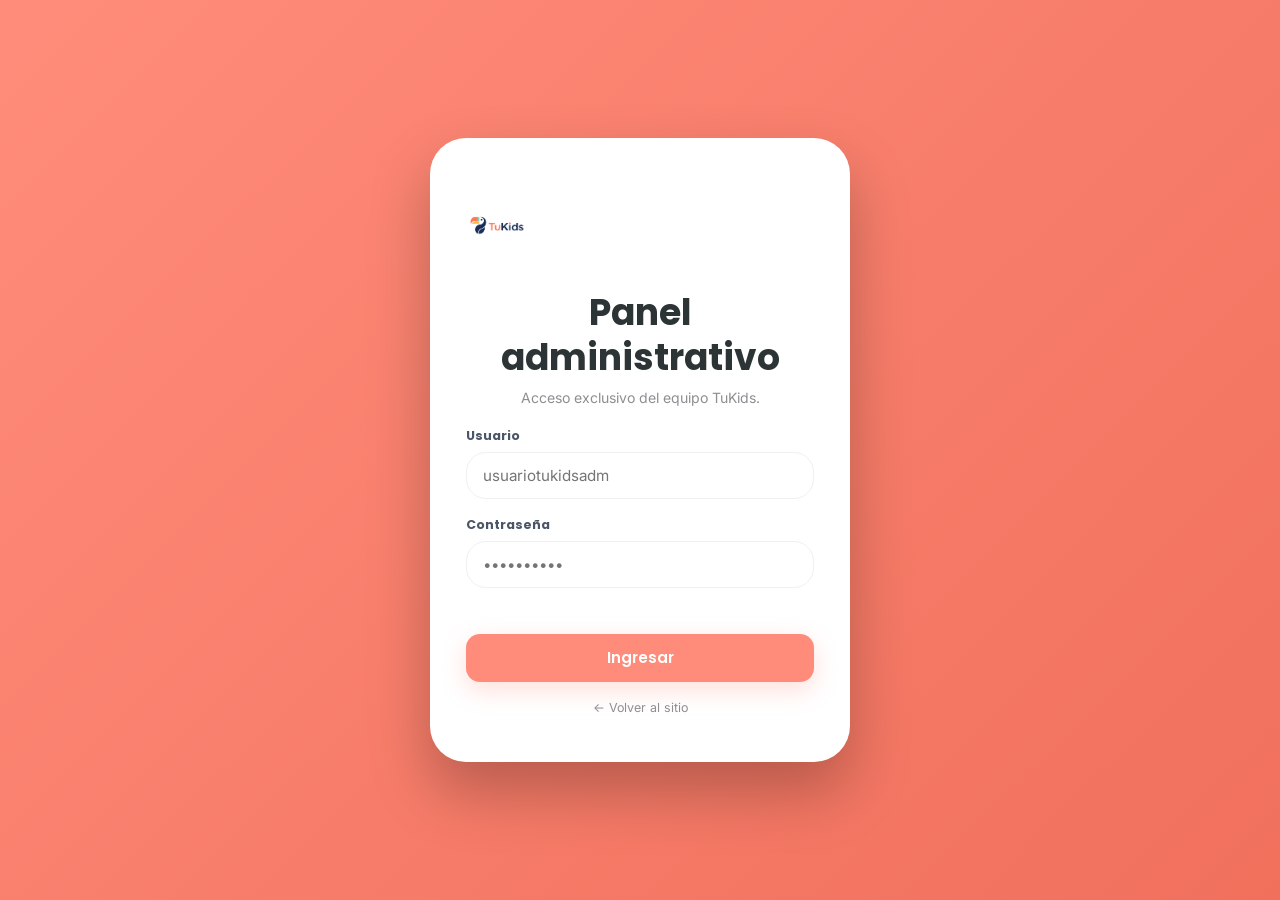
<file: admin.html>
<!DOCTYPE html>
<html lang="es" data-theme="light">
<head>
  <meta charset="UTF-8"/>
  <meta name="viewport" content="width=device-width, initial-scale=1.0"/>
  <title>Admin TuKids — Panel administrativo</title>
  <meta name="robots" content="noindex,nofollow"/>
  <link rel="stylesheet" href="css/styles.css"/>
  <link rel="icon" type="image/png" href="images/favicon.png"/>
  <style>
    body { background: var(--fog); }
    .admin-shell { display: grid; grid-template-columns: 240px 1fr; min-height: 100vh; }
    @media (max-width: 900px) { .admin-shell { grid-template-columns: 1fr; } .admin-sidebar { display: none; } }
    .admin-sidebar {
      background: var(--carbon); color: #fff; padding: 28px 18px;
      display: flex; flex-direction: column; gap: 6px; position: sticky; top: 0; height: 100vh;
    }
    .admin-sidebar .as-logo { display:flex;align-items:center;gap:10px;margin-bottom:24px; }
    .admin-sidebar .as-logo img { height: 64px; filter: brightness(10); }
    .as-title { font-family: var(--font-title); font-size: 0.78rem; font-weight: 800; color: rgba(255,255,255,.4); margin: 18px 8px 6px; letter-spacing: .08em; }
    .as-item {
      display: flex; align-items: center; gap: 10px; padding: 10px 14px; border-radius: var(--r-md);
      color: rgba(255,255,255,.85); font-size: .9rem; cursor: pointer; transition: all .2s;
      font-family: var(--font-title); font-weight: 600; border: none; background: none; text-align: left;
    }
    .as-item:hover { background: rgba(255,255,255,.08); color: #fff; }
    .as-item.active { background: var(--coral); color: #fff; }
    .as-bottom { margin-top: auto; padding-top: 18px; border-top: 1px solid rgba(255,255,255,.1); }

    .admin-main { padding: 32px 36px 100px; max-width: 100%; overflow-x: hidden; }
    .admin-topbar { display: flex; align-items: center; justify-content: space-between; gap: 16px; margin-bottom: 28px; flex-wrap: wrap; }
    .admin-topbar h1 { font-size: 1.8rem; margin: 0; }
    .admin-topbar .actions { display:flex; gap:10px; align-items:center; }
    .admin-card {
      background: var(--white); border-radius: var(--r-xl); padding: 22px;
      box-shadow: var(--shadow-sm); margin-bottom: 16px;
    }
    .kpi-grid { display: grid; grid-template-columns: repeat(auto-fit,minmax(190px,1fr)); gap: 14px; margin-bottom: 24px; }
    .kpi-card { background: var(--white); border-radius: var(--r-xl); padding: 20px; box-shadow: var(--shadow-sm); position: relative; overflow: hidden; }
    .kpi-label { font-size: .75rem; color: var(--gray-mid); text-transform: uppercase; font-weight: 700; letter-spacing: .04em; margin-bottom: 6px; }
    .kpi-value { font-family: var(--font-title); font-size: 1.9rem; font-weight: 800; color: var(--carbon); line-height: 1.1; }
    .kpi-trend { font-size: .78rem; margin-top: 6px; font-weight: 600; }
    .kpi-trend.up { color: var(--mint-dark); } .kpi-trend.down { color: var(--coral-dark); }
    .kpi-card .kpi-ico { position: absolute; top: 14px; right: 14px; font-size: 1.4rem; opacity: .35; }

    .panel { display: none; }
    .panel.active { display: block; }

    .data-table { width: 100%; border-collapse: collapse; font-size: .88rem; }
    .data-table th { text-align: left; font-size: .72rem; text-transform: uppercase; letter-spacing: .04em; color: var(--gray-mid); font-weight: 700; padding: 12px 10px; border-bottom: 2px solid var(--fog); }
    .data-table td { padding: 12px 10px; border-bottom: 1px solid var(--fog); color: var(--carbon); }
    .data-table tr:hover td { background: var(--fog); }
    .pill {
      display: inline-block; padding: 3px 10px; border-radius: 9999px; font-size: .72rem; font-weight: 700;
      font-family: var(--font-title);
    }
    .pill.ok    { background: var(--mint-bg);   color: var(--mint-dark); }
    .pill.warn  { background: var(--yellow-bg); color: var(--yellow-dark); }
    .pill.bad   { background: #FFE5E0; color: var(--coral-dark); }
    .pill.gray  { background: var(--fog);       color: var(--carbon-soft); }

    .ticket-list { display: flex; flex-direction: column; gap: 10px; }
    .ticket {
      display: grid; grid-template-columns: 44px 1fr auto; gap: 14px; align-items: center;
      padding: 14px 16px; background: var(--white); border-radius: var(--r-lg); box-shadow: var(--shadow-sm);
      cursor: pointer; transition: all .2s;
    }
    .ticket:hover { transform: translateY(-2px); box-shadow: var(--shadow-md); }
    .ticket .t-ico { width: 44px; height: 44px; border-radius: 50%; background: var(--coral-bg); display: flex; align-items: center; justify-content: center; font-size: 1.1rem; }

    .bar-chart { display: flex; gap: 8px; align-items: flex-end; height: 180px; padding: 14px 0; }
    .bar { flex:1; background: linear-gradient(180deg, var(--coral), var(--coral-dark)); border-radius: 6px 6px 0 0; position: relative; min-height: 6px; transition: all .35s ease; }
    .bar:hover { filter: brightness(1.1); }
    .bar .b-label { position: absolute; bottom: -22px; left: 0; right: 0; text-align: center; font-size: .7rem; color: var(--gray-mid); font-weight: 600; }
    .bar .b-val   { position: absolute; top: -18px; left: 0; right: 0; text-align: center; font-size: .7rem; color: var(--carbon); font-weight: 700; }

    /* Login screen */
    .login-shell {
      min-height: 100vh; display: flex; align-items: center; justify-content: center;
      background: linear-gradient(135deg, var(--coral) 0%, var(--coral-dark) 100%);
      padding: 24px;
    }
    .login-card {
      background: var(--white); border-radius: var(--r-2xl, 24px); padding: 44px 36px;
      max-width: 420px; width: 100%; box-shadow: 0 30px 60px rgba(0,0,0,.25);
    }
    .login-card h2 { margin-bottom: 6px; }
    .login-card .lbl { display: block; font-size: .78rem; font-weight: 700; color: var(--carbon-soft); margin: 16px 0 6px; font-family: var(--font-title); }
    .login-card input {
      width: 100%; padding: 13px 16px; border: 1.5px solid var(--fog); border-radius: var(--r-lg);
      font-size: .95rem; font-family: var(--font-body); color: var(--carbon); outline: none; transition: border .2s;
    }
    .login-card input:focus { border-color: var(--coral); }
    .login-error { color: var(--coral-dark); font-size: .82rem; margin-top: 10px; min-height: 18px; }

    /* Filter pills */
    .filter-pills { display: flex; gap: 6px; flex-wrap: wrap; margin-bottom: 18px; }
    .filter-pill {
      padding: 6px 14px; border-radius: 9999px; background: var(--white); border: 1.5px solid var(--fog);
      font-size: .78rem; font-weight: 700; cursor: pointer; font-family: var(--font-title); color: var(--carbon-soft);
      transition: .2s;
    }
    .filter-pill.active { background: var(--carbon); color: #fff; border-color: var(--carbon); }
  </style>
</head>
<body>

<!-- ════ LOGIN SCREEN ════ -->
<div class="login-shell" id="loginShell">
  <div class="login-card">
    <div style="text-align:center;margin-bottom:18px;">
      <img src="images/nuevo_logo_oficial.png" alt="TuKids" style="height:90px;"/>
    </div>
    <h2 style="text-align:center;">Panel administrativo</h2>
    <p style="text-align:center;color:var(--gray-mid);font-size:.88rem;">Acceso exclusivo del equipo TuKids.</p>
    <label class="lbl" for="adUser">Usuario</label>
    <input type="text" id="adUser" placeholder="usuariotukidsadm" autocomplete="username"/>
    <label class="lbl" for="adPass">Contraseña</label>
    <input type="password" id="adPass" placeholder="••••••••••" autocomplete="current-password"/>
    <div class="login-error" id="adErr"></div>
    <button class="btn btn-primary btn-md w-full" style="margin-top:18px;" onclick="adminLogin()">Ingresar</button>
    <div style="text-align:center;margin-top:16px;font-size:.78rem;color:var(--gray-mid);">
      <a href="index.html" style="color:var(--gray-mid);">← Volver al sitio</a>
    </div>
  </div>
</div>

<!-- ════ DASHBOARD ════ -->
<div class="admin-shell" id="adminShell" style="display:none;">

  <!-- SIDEBAR -->
  <aside class="admin-sidebar">
    <div class="as-logo">
      <img src="images/logo_bottom.png" alt="TuKids"/>
    </div>
    <div style="font-size:.72rem;color:rgba(255,255,255,.4);letter-spacing:.08em;font-weight:700;">ADMIN PANEL</div>

    <div class="as-title">MÉTRICAS</div>
    <button class="as-item active" data-panel="overview" onclick="showPanel(this)">📊 Resumen</button>
    <button class="as-item"        data-panel="finance"  onclick="showPanel(this)">💰 Finanzas</button>
    <button class="as-item"        data-panel="charts"   onclick="showPanel(this)">📈 Estadísticas</button>

    <div class="as-title">OPERACIONES</div>
    <button class="as-item" data-panel="orders"    onclick="showPanel(this)">🛒 Compras y ventas</button>
    <button class="as-item" data-panel="tickets"   onclick="showPanel(this)">🧾 Tickets de compra</button>
    <button class="as-item" data-panel="donations" onclick="showPanel(this)">❤️ Donaciones</button>
    <button class="as-item" data-panel="delivery"  onclick="showPanel(this)">🚚 Domicilios</button>
    <button class="as-item" data-panel="returns"   onclick="showPanel(this)">↩️ Devoluciones</button>

    <div class="as-title">PERSONAS</div>
    <button class="as-item" data-panel="users"    onclick="showPanel(this)">👥 Usuarios</button>
    <button class="as-item" data-panel="messages" onclick="showPanel(this)">💬 Mensajes y quejas</button>

    <div class="as-bottom">
      <button class="as-item" onclick="adminLogout()" style="color:#FFB4A8;">🚪 Cerrar sesión</button>
    </div>
  </aside>

  <!-- MAIN -->
  <main class="admin-main">
    <div class="admin-topbar">
      <div>
        <h1 id="panelTitle">Resumen</h1>
        <p style="margin:0;color:var(--gray-mid);font-size:.88rem;">Hola <strong id="adminName">Admin TuKids</strong> · <span id="todayLabel"></span></p>
      </div>
      <div class="actions">
        <select class="sort-select" id="rangeSelect" onchange="applyRange()" style="height:38px;padding:0 12px;border-radius:var(--r-md);border:1.5px solid var(--fog);background:var(--white);font-size:.85rem;">
          <option value="day">Hoy</option>
          <option value="week" selected>Esta semana</option>
          <option value="month">Este mes</option>
          <option value="year">Este año</option>
        </select>
        <button class="btn btn-outline btn-sm" onclick="exportData()">📥 Exportar CSV</button>
      </div>
    </div>

    <!-- ═══ PANEL: Overview ═══ -->
    <div class="panel active" id="panel-overview">
      <div class="kpi-grid">
        <div class="kpi-card"><span class="kpi-ico">👤</span><div class="kpi-label">Usuarios registrados</div><div class="kpi-value" id="kpiUsers">12.847</div><div class="kpi-trend up">▲ 4,2% vs. anterior</div></div>
        <div class="kpi-card"><span class="kpi-ico">🟢</span><div class="kpi-label">Usuarios activos</div><div class="kpi-value" id="kpiActive">3.412</div><div class="kpi-trend up">▲ 1,8%</div></div>
        <div class="kpi-card"><span class="kpi-ico">📦</span><div class="kpi-label">Productos publicados</div><div class="kpi-value" id="kpiProducts">48.320</div><div class="kpi-trend up">▲ 3,1%</div></div>
        <div class="kpi-card"><span class="kpi-ico">💸</span><div class="kpi-label">Ventas completadas</div><div class="kpi-value" id="kpiSales">3.214</div><div class="kpi-trend up">▲ 7,5%</div></div>
        <div class="kpi-card"><span class="kpi-ico">❤️</span><div class="kpi-label">Donaciones</div><div class="kpi-value" id="kpiDonations">854</div><div class="kpi-trend up">▲ 2,4%</div></div>
        <div class="kpi-card"><span class="kpi-ico">↩️</span><div class="kpi-label">Devoluciones</div><div class="kpi-value" id="kpiReturns">42</div><div class="kpi-trend down">▼ 0,3%</div></div>
        <div class="kpi-card"><span class="kpi-ico">🚚</span><div class="kpi-label">Domicilios gestionados</div><div class="kpi-value" id="kpiDeliveries">3.156</div><div class="kpi-trend up">▲ 6,9%</div></div>
        <div class="kpi-card"><span class="kpi-ico">💰</span><div class="kpi-label">Ingresos por comisión</div><div class="kpi-value" id="kpiCommission">$348M</div><div class="kpi-trend up">▲ 8,2%</div></div>
      </div>

      <div class="admin-card">
        <div style="display:flex;justify-content:space-between;align-items:center;margin-bottom:16px;flex-wrap:wrap;gap:10px;">
          <div>
            <h3 style="font-size:1.1rem;margin:0;">Total generado por la plataforma</h3>
            <p style="margin:4px 0 0;font-size:.85rem;color:var(--gray-mid);">Suma de comisiones, domicilios y servicios.</p>
          </div>
          <div style="font-family:var(--font-title);font-weight:800;font-size:1.8rem;color:var(--coral);">$412.840.000 COP</div>
        </div>
        <div class="bar-chart" id="revenueChart"></div>
        <div style="text-align:center;font-size:.78rem;color:var(--gray-mid);margin-top:24px;">Últimos 7 días</div>
      </div>

      <div class="admin-card">
        <h3 style="font-size:1.05rem;margin-bottom:12px;">⚡ Actividad reciente</h3>
        <div id="activityFeed"></div>
      </div>
    </div>

    <!-- ═══ PANEL: Finance ═══ -->
    <div class="panel" id="panel-finance">
      <div class="kpi-grid">
        <div class="kpi-card"><div class="kpi-label">Ingresos totales</div><div class="kpi-value">$412.8M</div><div class="kpi-trend up">▲ 8,2%</div></div>
        <div class="kpi-card"><div class="kpi-label">Comisión 12%</div><div class="kpi-value">$348M</div><div class="kpi-trend up">▲ 7,8%</div></div>
        <div class="kpi-card"><div class="kpi-label">Domicilios</div><div class="kpi-value">$31.5M</div><div class="kpi-trend up">▲ 4,3%</div></div>
        <div class="kpi-card"><div class="kpi-label">Pagos pendientes</div><div class="kpi-value">$12.1M</div><div class="kpi-trend warn" style="color:var(--yellow-dark);">147 transacciones</div></div>
        <div class="kpi-card"><div class="kpi-label">Devoluciones (egreso)</div><div class="kpi-value">$4.2M</div><div class="kpi-trend down">42 casos</div></div>
        <div class="kpi-card"><div class="kpi-label">Saldo en escrow</div><div class="kpi-value">$28.4M</div><div class="kpi-trend up">▲ Activo</div></div>
      </div>
      <div class="admin-card">
        <h3 style="font-size:1.05rem;margin-bottom:12px;">Últimos pagos procesados</h3>
        <table class="data-table">
          <thead><tr><th>ID</th><th>Tipo</th><th>Vendedor</th><th>Monto</th><th>Estado</th><th>Fecha</th></tr></thead>
          <tbody id="paymentsBody"></tbody>
        </table>
      </div>
    </div>

    <!-- ═══ PANEL: Charts ═══ -->
    <div class="panel" id="panel-charts">
      <div class="admin-card">
        <h3 style="font-size:1.05rem;margin-bottom:14px;">Usuarios registrados</h3>
        <div class="filter-pills">
          <button class="filter-pill active" onclick="setChartRange(this,'day')">Diario</button>
          <button class="filter-pill"        onclick="setChartRange(this,'month')">Mensual</button>
          <button class="filter-pill"        onclick="setChartRange(this,'year')">Anual</button>
        </div>
        <div class="bar-chart" id="userChart"></div>
        <div style="text-align:center;font-size:.78rem;color:var(--gray-mid);margin-top:24px;" id="userChartLabel">Últimos 7 días</div>
      </div>
      <div class="admin-card">
        <h3 style="font-size:1.05rem;margin-bottom:14px;">Conversiones por categoría</h3>
        <div id="catChart"></div>
      </div>
    </div>

    <!-- ═══ PANEL: Orders ═══ -->
    <div class="panel" id="panel-orders">
      <div class="admin-card">
        <h3 style="font-size:1.05rem;margin-bottom:14px;">Compras y ventas</h3>
        <div class="filter-pills">
          <button class="filter-pill active" onclick="filterOrders(this,'all')">Todas</button>
          <button class="filter-pill" onclick="filterOrders(this,'completed')">Completadas</button>
          <button class="filter-pill" onclick="filterOrders(this,'cancelled')">Canceladas</button>
          <button class="filter-pill" onclick="filterOrders(this,'pending')">Pendientes</button>
        </div>
        <table class="data-table">
          <thead><tr><th>Pedido</th><th>Comprador</th><th>Vendedor</th><th>Producto</th><th>Total</th><th>Estado</th></tr></thead>
          <tbody id="ordersBody"></tbody>
        </table>
      </div>
    </div>

    <!-- ═══ PANEL: Tickets ═══ -->
    <div class="panel" id="panel-tickets">
      <div class="admin-card">
        <h3 style="font-size:1.05rem;margin-bottom:14px;">Tickets de compra</h3>
        <table class="data-table">
          <thead><tr><th>Ticket #</th><th>Comprador</th><th>Total</th><th>Comisión</th><th>Domicilio</th><th>Estado pago</th><th>Acciones</th></tr></thead>
          <tbody id="ticketsBody"></tbody>
        </table>
      </div>
    </div>

    <!-- ═══ PANEL: Donations ═══ -->
    <div class="panel" id="panel-donations">
      <div class="kpi-grid" style="grid-template-columns:repeat(auto-fit,minmax(180px,1fr));">
        <div class="kpi-card"><div class="kpi-label">Donaciones este mes</div><div class="kpi-value">854</div></div>
        <div class="kpi-card"><div class="kpi-label">Familias beneficiadas</div><div class="kpi-value">2.318</div></div>
        <div class="kpi-card"><div class="kpi-label">Artículos recibidos</div><div class="kpi-value">4.187</div></div>
      </div>
      <div class="admin-card">
        <h3 style="font-size:1.05rem;margin-bottom:14px;">Últimas donaciones</h3>
        <table class="data-table">
          <thead><tr><th>ID</th><th>Donador</th><th>Categoría</th><th>Cantidad</th><th>Recogida</th><th>Estado</th></tr></thead>
          <tbody id="donBody"></tbody>
        </table>
      </div>
    </div>

    <!-- ═══ PANEL: Delivery ═══ -->
    <div class="panel" id="panel-delivery">
      <div class="kpi-grid" style="grid-template-columns:repeat(auto-fit,minmax(180px,1fr));">
        <div class="kpi-card"><div class="kpi-label">Domicilios hoy</div><div class="kpi-value">87</div></div>
        <div class="kpi-card"><div class="kpi-label">En tránsito</div><div class="kpi-value">34</div></div>
        <div class="kpi-card"><div class="kpi-label">Entregados (mes)</div><div class="kpi-value">3.156</div></div>
        <div class="kpi-card"><div class="kpi-label">Mensajeros activos</div><div class="kpi-value">28</div></div>
      </div>
      <div class="admin-card">
        <h3 style="font-size:1.05rem;margin-bottom:14px;">Domicilios en curso</h3>
        <table class="data-table">
          <thead><tr><th>Tracking</th><th>Mensajero</th><th>Ruta</th><th>Estado</th><th>ETA</th></tr></thead>
          <tbody id="deliveryBody"></tbody>
        </table>
      </div>
    </div>

    <!-- ═══ PANEL: Returns ═══ -->
    <div class="panel" id="panel-returns">
      <div class="admin-card">
        <h3 style="font-size:1.05rem;margin-bottom:14px;">Solicitudes de devolución</h3>
        <table class="data-table">
          <thead><tr><th>#</th><th>Pedido</th><th>Usuario</th><th>Motivo</th><th>Estado</th><th>Acciones</th></tr></thead>
          <tbody id="returnsBody"></tbody>
        </table>
      </div>
    </div>

    <!-- ═══ PANEL: Users ═══ -->
    <div class="panel" id="panel-users">
      <div class="admin-card">
        <div style="display:flex;justify-content:space-between;align-items:center;margin-bottom:14px;gap:10px;flex-wrap:wrap;">
          <h3 style="font-size:1.05rem;margin:0;">Usuarios</h3>
          <input type="text" id="userSearch" placeholder="Buscar por nombre o email..." oninput="renderUsers()" style="padding:9px 14px;border:1.5px solid var(--fog);border-radius:var(--r-md);font-size:.85rem;min-width:240px;"/>
        </div>
        <table class="data-table">
          <thead><tr><th>Nombre</th><th>Email</th><th>Ventas</th><th>Compras</th><th>Estado</th><th>Acciones</th></tr></thead>
          <tbody id="usersBody"></tbody>
        </table>
      </div>
    </div>

    <!-- ═══ PANEL: Messages ═══ -->
    <div class="panel" id="panel-messages">
      <div class="admin-card">
        <h3 style="font-size:1.05rem;margin-bottom:14px;">Mensajes y quejas de usuarios</h3>
        <div class="ticket-list" id="msgList"></div>
      </div>
    </div>

  </main>
</div>

<script src="js/app.js"></script>
<script>
/* ════════════════════════════════════════════════════════
   AUTH
   ════════════════════════════════════════════════════════ */
const ADMIN_KEY = 'tk-admin-session';
const CRED = { user: 'usuariotukidsadm', pass: 'tukids$$$0526' };

function adminLogin() {
  const u = document.getElementById('adUser').value.trim();
  const p = document.getElementById('adPass').value;
  const err = document.getElementById('adErr');
  if (u === CRED.user && p === CRED.pass) {
    sessionStorage.setItem(ADMIN_KEY, '1');
    showDashboard();
  } else {
    err.textContent = '⚠️ Usuario o contraseña incorrectos.';
    document.getElementById('adPass').value = '';
  }
}
function adminLogout() {
  sessionStorage.removeItem(ADMIN_KEY);
  location.reload();
}
function showDashboard() {
  document.getElementById('loginShell').style.display = 'none';
  document.getElementById('adminShell').style.display = 'grid';
  initDashboard();
}
if (sessionStorage.getItem(ADMIN_KEY) === '1') {
  showDashboard();
}
document.addEventListener('keydown', e => {
  if (e.key === 'Enter' && document.getElementById('loginShell').style.display !== 'none') adminLogin();
});

/* ════════════════════════════════════════════════════════
   DASHBOARD
   ════════════════════════════════════════════════════════ */
const PANEL_TITLES = {
  overview:'Resumen', finance:'Finanzas', charts:'Estadísticas',
  orders:'Compras y ventas', tickets:'Tickets de compra',
  donations:'Donaciones', delivery:'Domicilios', returns:'Devoluciones',
  users:'Usuarios', messages:'Mensajes y quejas'
};

function showPanel(btn) {
  document.querySelectorAll('.as-item').forEach(b => b.classList.remove('active'));
  btn.classList.add('active');
  const id = btn.dataset.panel;
  document.querySelectorAll('.panel').forEach(p => p.classList.remove('active'));
  document.getElementById('panel-' + id).classList.add('active');
  document.getElementById('panelTitle').textContent = PANEL_TITLES[id];
}

function applyRange() {
  const range = document.getElementById('rangeSelect').value;
  showToast('Rango actualizado', 'Mostrando datos: ' + ({day:'Hoy',week:'Esta semana',month:'Este mes',year:'Este año'})[range], 'mint');
  renderRevenueChart();
}

function exportData() {
  showToast('📥 Exportando...', 'CSV preparado para descarga', 'mint');
}

/* ════════════════════════════════════════════════════════
   MOCK DATA
   ════════════════════════════════════════════════════════ */
const USERS = [
  { id:1, name:'María González',  email:'maria@email.com',     sales:23, buys:8,  status:'active', joined:'2025-08-12' },
  { id:2, name:'Carlos Ramírez',   email:'carlos.r@email.com',  sales:12, buys:14, status:'active', joined:'2025-09-03' },
  { id:3, name:'Ana Martínez',     email:'ana.m@email.com',     sales:3,  buys:21, status:'active', joined:'2025-10-21' },
  { id:4, name:'Juan Pérez',       email:'juanpd@email.com',    sales:0,  buys:1,  status:'blocked', joined:'2026-02-01' },
  { id:5, name:'Laura Sánchez',    email:'laura.s@email.com',   sales:8,  buys:5,  status:'active', joined:'2025-11-15' },
  { id:6, name:'Pedro Gómez',      email:'pedro.g@email.com',   sales:1,  buys:0,  status:'pending', joined:'2026-05-10' },
  { id:7, name:'Sofía Herrera',    email:'sofia.h@email.com',   sales:34, buys:12, status:'active', joined:'2025-06-22' },
  { id:8, name:'Diego Castro',     email:'dcastro@email.com',   sales:5,  buys:18, status:'active', joined:'2026-01-08' }
];

const ORDERS = [
  { id:'TK-2847', buyer:'María González',  seller:'Carlos Ramírez', product:'Coche Chicco Urban Plus', total:860000, status:'completed' },
  { id:'TK-2848', buyer:'Ana Martínez',    seller:'Laura Sánchez',  product:'Cuna Scandi blanca',      total:390000, status:'pending' },
  { id:'TK-2849', buyer:'Diego Castro',    seller:'Sofía Herrera',  product:'Kit sensorial 8 piezas',  total:155000, status:'completed' },
  { id:'TK-2850', buyer:'Pedro Gómez',     seller:'María González', product:'Bodies orgánicos 0-3m',   total:88000,  status:'cancelled' },
  { id:'TK-2851', buyer:'Laura Sánchez',   seller:'Diego Castro',   product:'Silla Bugaboo Bee6',      total:990000, status:'completed' },
  { id:'TK-2852', buyer:'Carlos Ramírez',  seller:'Ana Martínez',   product:'Moisés mimbre natural',   total:220000, status:'pending' }
];

const TICKETS = ORDERS.filter(o => o.status !== 'cancelled').map(o => ({
  ticket: '#'+o.id, buyer:o.buyer, total:o.total, fee:Math.round(o.total*0.12), shipping:10000,
  pay: o.status === 'completed' ? 'pagado' : 'pendiente'
}));

const DONATIONS = [
  { id:'D-1042', donor:'María González', cat:'Mundo bebé',            qty:5, pickup:'2026-05-15', status:'recogido' },
  { id:'D-1043', donor:'Carlos Ramírez', cat:'Juguetes y aprendizaje', qty:8, pickup:'2026-05-16', status:'agendado' },
  { id:'D-1044', donor:'Sofía Herrera',  cat:'Alimentación',            qty:12, pickup:'2026-05-14', status:'entregado' },
  { id:'D-1045', donor:'Diego Castro',   cat:'Mundo niño',              qty:3, pickup:'2026-05-13', status:'recogido' }
];

const DELIVERIES = [
  { tracking:'TK-2847', courier:'Juan Carlos M.', route:'Chicó → Cedritos',  status:'en camino',   eta:'4:15 PM' },
  { tracking:'TK-2849', courier:'Lina Vargas',    route:'Usaquén → Suba',    status:'entregado',   eta:'12:40 PM' },
  { tracking:'TK-2851', courier:'Andrés Mora',    route:'Salitre → Engativá', status:'recogiendo', eta:'5:30 PM' },
  { tracking:'TK-2852', courier:'Pilar Ríos',     route:'Chapinero → Teusaquillo', status:'en camino', eta:'6:10 PM' }
];

const RETURNS = [
  { id:'R-021', order:'TK-2820', user:'Laura Sánchez', reason:'Producto diferente al descrito', status:'en revisión' },
  { id:'R-022', order:'TK-2811', user:'Pedro Gómez',   reason:'Llegó dañado',                    status:'aprobada' },
  { id:'R-023', order:'TK-2799', user:'Diego Castro',  reason:'No corresponde a la talla',       status:'rechazada' }
];

const MESSAGES = [
  { id:1, user:'Carlos Ramírez', subject:'No me ha llegado mi pedido TK-2820', priority:'alta',  time:'hace 2 h' },
  { id:2, user:'Ana Martínez',   subject:'Quiero reportar a un vendedor',       priority:'media', time:'hace 5 h' },
  { id:3, user:'Sofía Herrera',  subject:'¿Cómo aumento mi nivel?',             priority:'baja',  time:'ayer' },
  { id:4, user:'Diego Castro',   subject:'El mensajero no llegó a la hora',     priority:'alta',  time:'hace 1 día' }
];

const PAYMENTS = [
  { id:'PAY-9081', type:'Liberación', seller:'María González', amount:756800, status:'pagado',   date:'2026-05-13' },
  { id:'PAY-9082', type:'Comisión',   seller:'—',              amount:103200, status:'pagado',   date:'2026-05-13' },
  { id:'PAY-9083', type:'Devolución', seller:'Pedro Gómez',    amount:88000,  status:'reintegrado', date:'2026-05-12' },
  { id:'PAY-9084', type:'Liberación', seller:'Sofía Herrera',  amount:136400, status:'pendiente', date:'2026-05-12' }
];

const ACTIVITY = [
  { ico:'🛒', text:'Nueva compra <strong>#TK-2852</strong> · $220.000 · Carlos R.',  time:'hace 3 min' },
  { ico:'🆕', text:'<strong>Pedro Gómez</strong> se registró en TuKids',             time:'hace 12 min' },
  { ico:'❤️', text:'Donación <strong>D-1044</strong> entregada (12 artículos)',     time:'hace 28 min' },
  { ico:'⚠️', text:'Queja de <strong>Carlos R.</strong> sobre pedido TK-2820',      time:'hace 1 h' },
  { ico:'🚚', text:'<strong>4 domicilios</strong> en tránsito en Bogotá',             time:'hace 1 h' },
  { ico:'💸', text:'Pago liberado <strong>$756.800</strong> a María González',       time:'hace 2 h' }
];

const REVENUE_DATA = [22, 38, 31, 55, 47, 68, 72]; // M COP per day
const USERS_DATA   = [42, 51, 39, 64, 58, 75, 81]; // new users per day
const CATEGORIES   = [
  { name:'Mundo bebé',            value: 42, color:'var(--coral)' },
  { name:'Mundo niño',            value: 18, color:'var(--mint)' },
  { name:'Alimentación',          value: 22, color:'var(--yellow-dark)' },
  { name:'Juguetes y aprendizaje',value: 18, color:'var(--lilac)' }
];

/* ════════════════════════════════════════════════════════
   RENDER
   ════════════════════════════════════════════════════════ */
function statusPill(s) {
  const map = {
    completed:['ok','Completada'], pending:['warn','Pendiente'], cancelled:['bad','Cancelada'],
    active:['ok','Activo'], blocked:['bad','Bloqueado'],
    pagado:['ok','Pagado'], pendiente:['warn','Pendiente'], reintegrado:['gray','Reintegrado'],
    recogido:['ok','Recogido'], agendado:['warn','Agendado'], entregado:['ok','Entregado'],
    'en camino':['warn','En camino'], 'recogiendo':['gray','Recogiendo'],
    'en revisión':['warn','En revisión'], 'aprobada':['ok','Aprobada'], 'rechazada':['bad','Rechazada']
  };
  const [cls, lbl] = map[s] || ['gray', s];
  return `<span class="pill ${cls}">${lbl}</span>`;
}
function fmtCOP(n) { return '$' + n.toLocaleString('es-CO'); }

function renderOrders(filter='all') {
  const rows = (filter === 'all' ? ORDERS : ORDERS.filter(o => o.status === filter)).map(o => `
    <tr>
      <td><strong>#${o.id}</strong></td>
      <td>${o.buyer}</td>
      <td>${o.seller}</td>
      <td>${o.product}</td>
      <td><strong>${fmtCOP(o.total)}</strong></td>
      <td>${statusPill(o.status)}</td>
    </tr>
  `).join('');
  document.getElementById('ordersBody').innerHTML = rows || '<tr><td colspan="6" style="text-align:center;color:var(--gray-mid);">Sin resultados</td></tr>';
}
function filterOrders(btn, status) {
  btn.parentElement.querySelectorAll('.filter-pill').forEach(b => b.classList.remove('active'));
  btn.classList.add('active');
  renderOrders(status);
}

function renderTickets() {
  document.getElementById('ticketsBody').innerHTML = TICKETS.map(t => `
    <tr>
      <td><strong>${t.ticket}</strong></td>
      <td>${t.buyer}</td>
      <td>${fmtCOP(t.total)}</td>
      <td>${fmtCOP(t.fee)}</td>
      <td>${fmtCOP(t.shipping)}</td>
      <td>${statusPill(t.pay)}</td>
      <td><button class="btn btn-ghost btn-sm" onclick="viewTicket('${t.ticket}')">Ver</button></td>
    </tr>
  `).join('');
}
function viewTicket(t) { showToast('Ticket ' + t, 'Detalle del ticket abierto', 'mint'); }

function renderDonations() {
  document.getElementById('donBody').innerHTML = DONATIONS.map(d => `
    <tr>
      <td><strong>${d.id}</strong></td><td>${d.donor}</td><td>${d.cat}</td>
      <td>${d.qty}</td><td>${d.pickup}</td><td>${statusPill(d.status)}</td>
    </tr>
  `).join('');
}

function renderDelivery() {
  document.getElementById('deliveryBody').innerHTML = DELIVERIES.map(d => `
    <tr><td><strong>${d.tracking}</strong></td><td>${d.courier}</td>
        <td>${d.route}</td><td>${statusPill(d.status)}</td><td>${d.eta}</td></tr>
  `).join('');
}

function renderReturns() {
  document.getElementById('returnsBody').innerHTML = RETURNS.map(r => `
    <tr>
      <td><strong>${r.id}</strong></td><td>${r.order}</td><td>${r.user}</td>
      <td>${r.reason}</td><td>${statusPill(r.status)}</td>
      <td>
        <button class="btn btn-ghost btn-sm" onclick="approveReturn('${r.id}')">✅</button>
        <button class="btn btn-ghost btn-sm" onclick="rejectReturn('${r.id}')">✖</button>
      </td>
    </tr>
  `).join('');
}
function approveReturn(id) { showToast('Devolución aprobada', id + ' lista para reintegro', 'mint'); }
function rejectReturn(id)  { showToast('Devolución rechazada', id + ' fue cerrada',           'coral'); }

function renderUsers() {
  const q = (document.getElementById('userSearch')?.value || '').toLowerCase().trim();
  const list = USERS.filter(u => !q || u.name.toLowerCase().includes(q) || u.email.toLowerCase().includes(q));
  document.getElementById('usersBody').innerHTML = list.map(u => `
    <tr>
      <td>
        <div style="display:flex;align-items:center;gap:10px;">
          <div style="width:34px;height:34px;border-radius:50%;background:var(--coral);color:#fff;display:flex;align-items:center;justify-content:center;font-weight:700;font-family:var(--font-title);">${u.name[0]}</div>
          <div>
            <div style="font-weight:600;">${u.name}</div>
            <div style="font-size:.72rem;color:var(--gray-mid);">Desde ${u.joined}</div>
          </div>
        </div>
      </td>
      <td>${u.email}</td>
      <td>${u.sales}</td>
      <td>${u.buys}</td>
      <td>${statusPill(u.status)}</td>
      <td style="display:flex;gap:6px;">
        <button class="btn btn-ghost btn-sm" onclick="editUser(${u.id})">✏️ Editar</button>
        <button class="btn btn-ghost btn-sm" onclick="toggleBlock(${u.id})" style="color:${u.status === 'blocked' ? 'var(--mint-dark)' : 'var(--coral-dark)'};">${u.status === 'blocked' ? '✅ Desbloquear' : '🚫 Bloquear'}</button>
      </td>
    </tr>
  `).join('');
}
function toggleBlock(id) {
  const u = USERS.find(x => x.id === id); if (!u) return;
  u.status = u.status === 'blocked' ? 'active' : 'blocked';
  renderUsers();
  showToast(u.status === 'blocked' ? '🚫 Usuario bloqueado' : '✅ Usuario desbloqueado', u.name, u.status === 'blocked' ? 'coral' : 'mint');
}
function editUser(id) {
  const u = USERS.find(x => x.id === id); if (!u) return;
  const name = prompt('Nombre del usuario:', u.name);
  if (name == null) return;
  const email = prompt('Email del usuario:', u.email);
  if (email == null) return;
  u.name = name.trim() || u.name;
  u.email = email.trim() || u.email;
  renderUsers();
  showToast('✅ Actualizado', 'Datos del usuario guardados', 'mint');
}

function renderMessages() {
  const map = { alta:['bad','🔴 Alta'], media:['warn','🟡 Media'], baja:['gray','⚪ Baja'] };
  document.getElementById('msgList').innerHTML = MESSAGES.map(m => {
    const [cls, lbl] = map[m.priority];
    return `
    <div class="ticket" onclick="openMsg(${m.id})">
      <div class="t-ico">💬</div>
      <div>
        <div style="font-family:var(--font-title);font-weight:700;font-size:.95rem;">${m.subject}</div>
        <div style="font-size:.8rem;color:var(--gray-mid);margin-top:2px;">De: ${m.user} · ${m.time}</div>
      </div>
      <div><span class="pill ${cls}">${lbl}</span></div>
    </div>`;
  }).join('');
}
function openMsg(id) {
  const m = MESSAGES.find(x => x.id === id); if (!m) return;
  showToast('Mensaje abierto', m.subject + ' · ' + m.user, 'mint');
}

function renderPayments() {
  document.getElementById('paymentsBody').innerHTML = PAYMENTS.map(p => `
    <tr>
      <td><strong>${p.id}</strong></td><td>${p.type}</td><td>${p.seller}</td>
      <td>${fmtCOP(p.amount)}</td><td>${statusPill(p.status)}</td><td>${p.date}</td>
    </tr>
  `).join('');
}

function renderActivity() {
  document.getElementById('activityFeed').innerHTML = ACTIVITY.map(a => `
    <div style="display:flex;gap:12px;padding:10px 0;border-bottom:1px solid var(--fog);align-items:center;">
      <div style="width:34px;height:34px;border-radius:50%;background:var(--fog);display:flex;align-items:center;justify-content:center;font-size:1.1rem;">${a.ico}</div>
      <div style="flex:1;font-size:.88rem;color:var(--carbon);">${a.text}</div>
      <span style="font-size:.75rem;color:var(--gray-mid);">${a.time}</span>
    </div>
  `).join('');
}

function renderRevenueChart() {
  const data = REVENUE_DATA;
  const max = Math.max(...data);
  const labels = ['L','M','M','J','V','S','D'];
  document.getElementById('revenueChart').innerHTML = data.map((v,i) => `
    <div class="bar" style="height:${(v/max)*100}%;">
      <span class="b-val">$${v}M</span>
      <span class="b-label">${labels[i]}</span>
    </div>
  `).join('');
}

function renderUserChart(range = 'day') {
  let data, labels;
  if (range === 'day')   { data = USERS_DATA;                            labels = ['L','M','M','J','V','S','D']; document.getElementById('userChartLabel').textContent = 'Últimos 7 días'; }
  if (range === 'month') { data = [320,410,380,440,510,470,490,520,560,590,610,650]; labels = ['E','F','M','A','M','J','J','A','S','O','N','D']; document.getElementById('userChartLabel').textContent = 'Últimos 12 meses'; }
  if (range === 'year')  { data = [4200,5800,7900,11200,12847];          labels = ['2022','2023','2024','2025','2026']; document.getElementById('userChartLabel').textContent = 'Últimos 5 años'; }
  const max = Math.max(...data);
  document.getElementById('userChart').innerHTML = data.map((v,i) => `
    <div class="bar" style="height:${(v/max)*100}%;background:linear-gradient(180deg,var(--mint),var(--mint-dark));">
      <span class="b-val">${v.toLocaleString('es-CO')}</span>
      <span class="b-label">${labels[i]}</span>
    </div>
  `).join('');
}
function setChartRange(btn, r) {
  btn.parentElement.querySelectorAll('.filter-pill').forEach(b => b.classList.remove('active'));
  btn.classList.add('active');
  renderUserChart(r);
}

function renderCatChart() {
  const total = CATEGORIES.reduce((s,c) => s + c.value, 0);
  document.getElementById('catChart').innerHTML = CATEGORIES.map(c => `
    <div style="display:flex;align-items:center;gap:14px;margin-bottom:14px;">
      <div style="min-width:170px;font-weight:600;font-size:.88rem;">${c.name}</div>
      <div style="flex:1;height:12px;background:var(--fog);border-radius:9999px;overflow:hidden;">
        <div style="height:100%;width:${(c.value/total)*100}%;background:${c.color};border-radius:9999px;"></div>
      </div>
      <div style="min-width:50px;text-align:right;font-weight:700;font-family:var(--font-title);">${c.value}%</div>
    </div>
  `).join('');
}

function todayString() {
  return new Date().toLocaleDateString('es-CO', { weekday:'long', year:'numeric', month:'long', day:'numeric' });
}

function initDashboard() {
  document.getElementById('todayLabel').textContent = todayString();
  renderOrders();
  renderTickets();
  renderDonations();
  renderDelivery();
  renderReturns();
  renderUsers();
  renderMessages();
  renderPayments();
  renderActivity();
  renderRevenueChart();
  renderUserChart('day');
  renderCatChart();
}
</script>
</body>
</html>
</file>
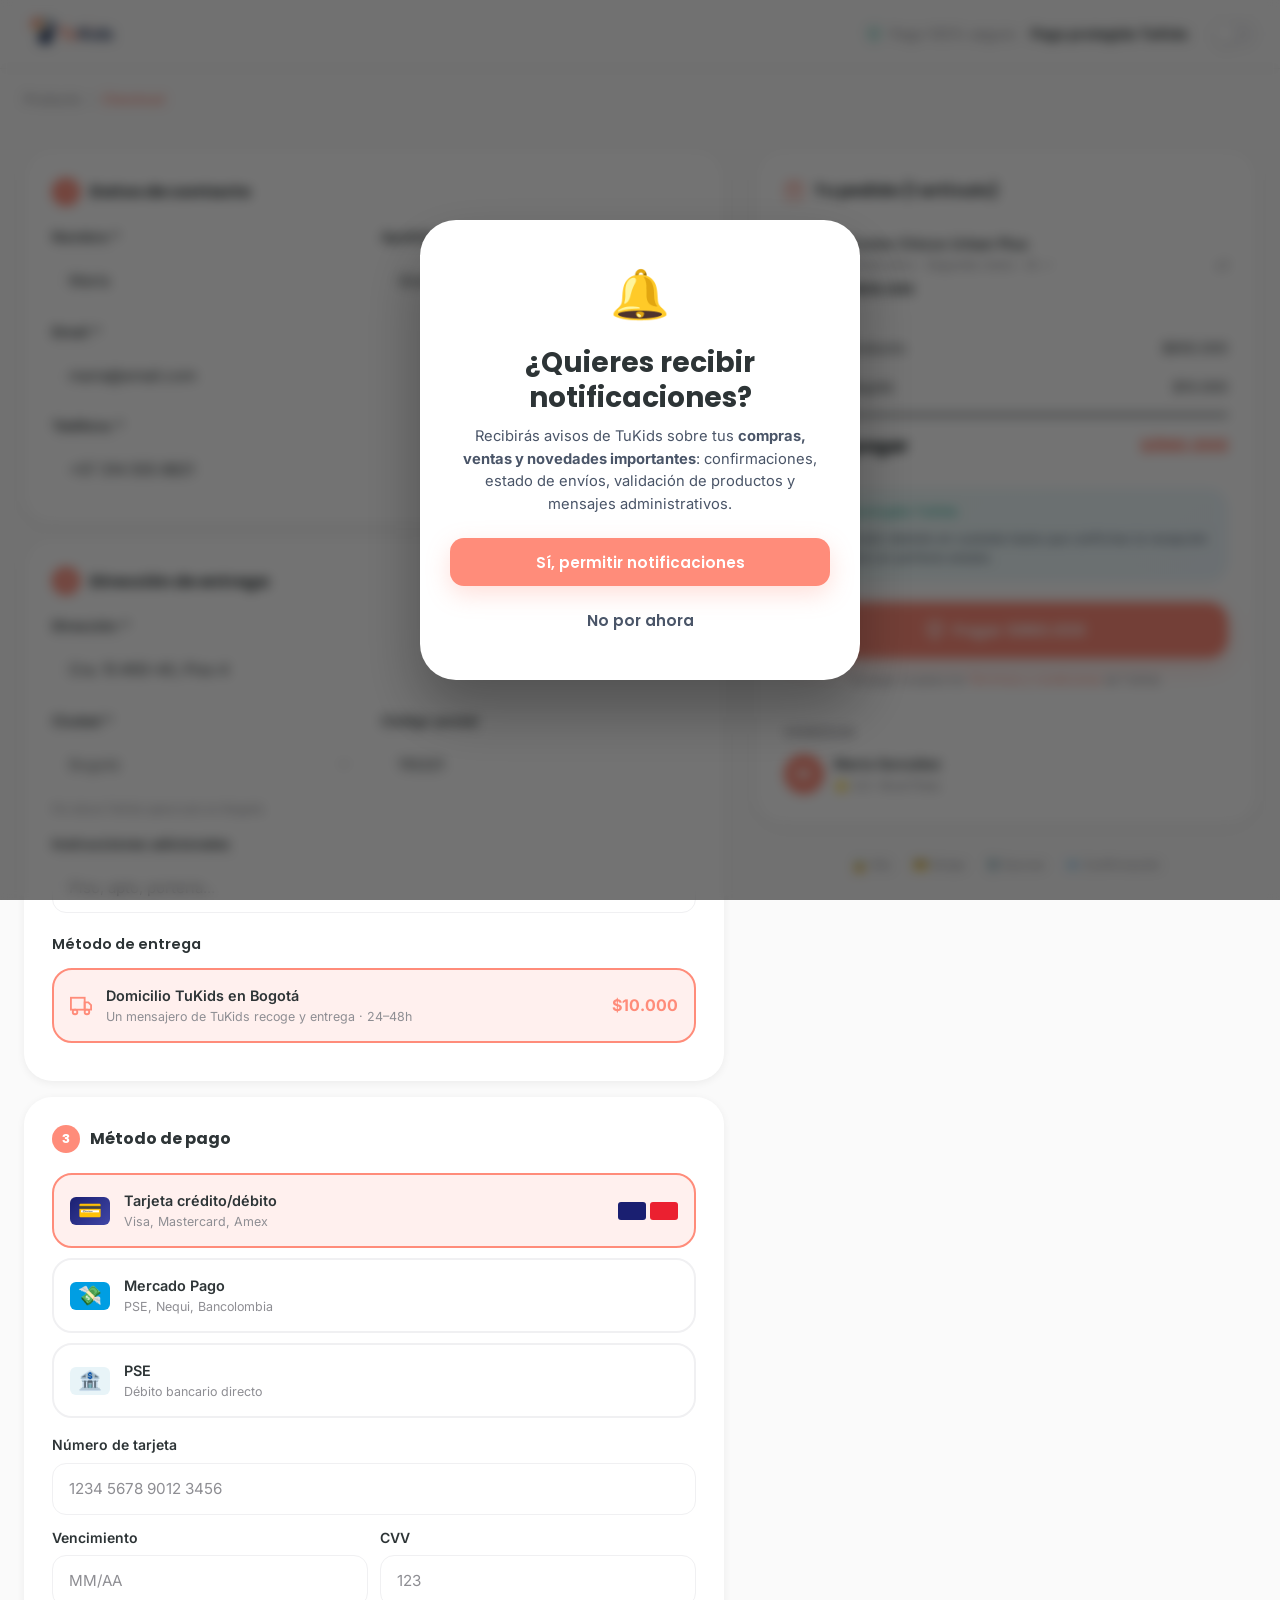
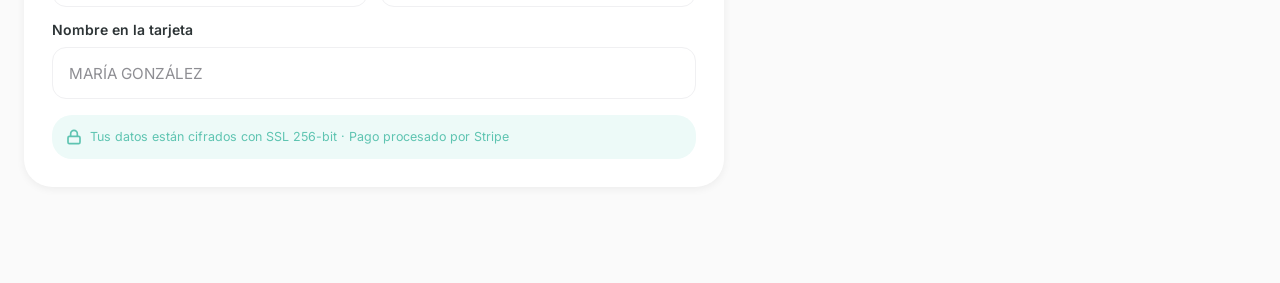
<file: checkout.html>
<!DOCTYPE html>
<html lang="es" data-theme="light">
<head>
  <meta charset="UTF-8"/>
  <meta name="viewport" content="width=device-width, initial-scale=1.0"/>
  <title>Checkout — TuKids</title>
  <meta name="description" content="Finaliza tu compra de forma segura en TuKids. Pago protegido con sistema escrow."/>
  <link rel="stylesheet" href="css/styles.css"/>
  <style>
    .checkout-grid { display: grid; grid-template-columns: 1.4fr 1fr; gap: 32px; padding: 40px 0 80px; }
    @media(max-width: 900px){ .checkout-grid { grid-template-columns: 1fr; } }
    .checkout-card { background: var(--white); border-radius: var(--r-xl); padding: 28px; box-shadow: var(--shadow-sm); margin-bottom: 16px; }
    .checkout-section-title { font-family: var(--font-title); font-size: 1rem; font-weight: 700; color: var(--carbon); margin-bottom: 20px; display: flex; align-items: center; gap: 10px; }
    .payment-method {
      display: flex; align-items: center; gap: 14px; padding: 14px 16px;
      border: 2px solid var(--fog); border-radius: var(--r-lg); cursor: pointer;
      transition: var(--transition); margin-bottom: 10px;
    }
    .payment-method.selected { border-color: var(--coral); background: var(--coral-bg); }
    .payment-icon { width: 40px; height: 28px; border-radius: 6px; display: flex; align-items: center; justify-content: center; font-size: 1.2rem; }
    .order-summary { position: sticky; top: 88px; }
    .order-item-row { display: flex; align-items: center; gap: 12px; padding: 12px 0; border-bottom: 1px solid var(--fog); }
    .order-thumb { width: 52px; height: 52px; border-radius: var(--r-md); object-fit: cover; flex-shrink: 0; }
    .price-line { display: flex; align-items: center; justify-content: space-between; padding: 8px 0; font-size: 0.875rem; }
    .price-line.total { border-top: 2px solid var(--carbon); margin-top: 8px; padding-top: 16px; font-size: 1.1rem; font-family: var(--font-title); font-weight: 800; }
    .card-input { display: grid; grid-template-columns: 1fr 1fr; gap: 12px; }
    .success-overlay {
      position: fixed; inset: 0; background: rgba(0,0,0,0.5); backdrop-filter: blur(8px);
      z-index: 300; display: flex; align-items: center; justify-content: center;
      opacity: 0; pointer-events: none; transition: all 0.3s ease;
    }
    .success-overlay.show { opacity: 1; pointer-events: all; }
    .success-dialog {
      background: var(--white); border-radius: var(--r-2xl);
      padding: 48px 40px; max-width: 460px; width: 90%;
      text-align: center; transform: scale(0.9);
      transition: transform 0.35s cubic-bezier(0.34,1.56,0.64,1);
    }
    .success-overlay.show .success-dialog { transform: scale(1); }
  </style>
  <link rel="icon" type="image/png" href="images/favicon.png">
</head>
<body>

<!-- HEADER -->
<header class="header">
  <div class="container header-inner">
    <a href="index.html" class="logo"><img src="images/nuevo_logo_oficial.png" alt="TuKids Logo"/></a>
    <div style="flex:1;"></div>
    <div style="display:flex;align-items:center;gap:8px;font-size:0.875rem;color:var(--gray-mid);">
      <svg width="16" height="16" viewBox="0 0 24 24" fill="none" stroke="var(--mint-dark)" stroke-width="2.5"><path d="M12 22s8-4 8-10V5l-8-3-8 3v7c0 6 8 10 8 10z"/><polyline points="9 12 11 14 15 10"/></svg>
      Pago 100% seguro · <strong style="color:var(--carbon);">Pago protegido TuKids</strong>
    </div>
    <div class="header-actions">
      <button id="themeToggle" class="theme-toggle"><div class="toggle-knob"></div></button>
    </div>
  </div>
</header>

<div class="container">
  <!-- Breadcrumb -->
  <div style="padding:20px 0 0;display:flex;align-items:center;gap:8px;font-size:0.83rem;color:var(--gray-mid);">
    <a href="producto.html" style="color:var(--gray-mid);">Producto</a>
    <span>›</span>
    <span style="color:var(--coral);font-weight:600;">Checkout</span>
  </div>

  <div class="checkout-grid">
    <!-- LEFT: Form -->
    <div>
      <!-- Contact -->
      <div class="checkout-card animate-fade-up">
        <div class="checkout-section-title">
          <div style="width:28px;height:28px;border-radius:50%;background:var(--coral);color:#fff;display:flex;align-items:center;justify-content:center;font-size:0.8rem;font-weight:700;font-family:var(--font-title);">1</div>
          Datos de contacto
        </div>
        <div style="display:flex;flex-direction:column;gap:14px;">
          <div class="form-row" style="display:grid;grid-template-columns:1fr 1fr;gap:14px;">
            <div class="input-group"><label class="input-label">Nombre *</label><input type="text" class="input-field" placeholder="María" value="María"/></div>
            <div class="input-group"><label class="input-label">Apellido *</label><input type="text" class="input-field" placeholder="González" value="González"/></div>
          </div>
          <div class="input-group"><label class="input-label">Email *</label><input type="email" class="input-field" placeholder="maria@email.com" value="maria@email.com"/></div>
          <div class="input-group"><label class="input-label">Teléfono *</label><input type="tel" class="input-field" placeholder="+57 300 000 0000" value="+57 314 555 8821"/></div>
        </div>
      </div>

      <!-- Shipping -->
      <div class="checkout-card animate-fade-up anim-delay-1">
        <div class="checkout-section-title">
          <div style="width:28px;height:28px;border-radius:50%;background:var(--coral);color:#fff;display:flex;align-items:center;justify-content:center;font-size:0.8rem;font-weight:700;font-family:var(--font-title);">2</div>
          Dirección de entrega
        </div>
        <div style="display:flex;flex-direction:column;gap:14px;">
          <div class="input-group"><label class="input-label">Dirección *</label><input type="text" class="input-field" placeholder="Calle, número, barrio..." value="Cra. 15 #93-40, Piso 4"/></div>
          <div class="form-row" style="display:grid;grid-template-columns:1fr 1fr;gap:14px;">
            <div class="input-group">
              <label class="input-label">Ciudad *</label>
              <select class="input-field select-field" disabled>
                <option selected>Bogotá</option>
              </select>
              <div style="font-size:0.72rem;color:var(--gray-mid);margin-top:4px;">Por ahora TuKids opera solo en Bogotá.</div>
            </div>
            <div class="input-group"><label class="input-label">Código postal</label><input type="text" class="input-field" placeholder="110221" value="110221"/></div>
          </div>
          <div class="input-group"><label class="input-label">Instrucciones adicionales</label><input type="text" class="input-field" placeholder="Piso, apto, portería..."/></div>
        </div>
        <!-- Delivery: TuKids handles -->
        <div style="margin-top:20px;">
          <div style="font-weight:600;font-family:var(--font-title);font-size:0.9rem;margin-bottom:12px;color:var(--carbon);">Método de entrega</div>
          <div class="payment-method selected" style="cursor:default;">
            <svg width="22" height="22" viewBox="0 0 24 24" fill="none" stroke="var(--coral)" stroke-width="2"><rect x="1" y="3" width="15" height="13"/><polygon points="16 8 20 8 23 11 23 16 16 16 16 8"/><circle cx="5.5" cy="18.5" r="2.5"/><circle cx="18.5" cy="18.5" r="2.5"/></svg>
            <div style="flex:1;">
              <div style="font-weight:600;font-size:0.9rem;">Domicilio TuKids en Bogotá</div>
              <div style="font-size:0.78rem;color:var(--gray-mid);">Un mensajero de TuKids recoge y entrega · 24–48h</div>
            </div>
            <span style="font-weight:700;color:var(--coral);">$10.000</span>
          </div>
        </div>
      </div>

      <!-- Payment -->
      <div class="checkout-card animate-fade-up anim-delay-2">
        <div class="checkout-section-title">
          <div style="width:28px;height:28px;border-radius:50%;background:var(--coral);color:#fff;display:flex;align-items:center;justify-content:center;font-size:0.8rem;font-weight:700;font-family:var(--font-title);">3</div>
          Método de pago
        </div>
        <div style="margin-bottom:16px;">
          <div class="payment-method selected" id="pay-card" onclick="selectPay('pay-card')">
            <div class="payment-icon" style="background:linear-gradient(135deg,#1a1f71,#4046a6);">💳</div>
            <div style="flex:1;"><div style="font-weight:600;font-size:0.9rem;">Tarjeta crédito/débito</div><div style="font-size:0.78rem;color:var(--gray-mid);">Visa, Mastercard, Amex</div></div>
            <div style="display:flex;gap:4px;">
              <div style="width:28px;height:18px;background:#1a1f71;border-radius:3px;"></div>
              <div style="width:28px;height:18px;background:#eb2030;border-radius:3px;"></div>
            </div>
          </div>
          <div class="payment-method" id="pay-mp" onclick="selectPay('pay-mp')">
            <div class="payment-icon" style="background:#009EE3;">💸</div>
            <div style="flex:1;"><div style="font-weight:600;font-size:0.9rem;">Mercado Pago</div><div style="font-size:0.78rem;color:var(--gray-mid);">PSE, Nequi, Bancolombia</div></div>
          </div>
          <div class="payment-method" id="pay-pse" onclick="selectPay('pay-pse')">
            <div class="payment-icon" style="background:#e8f4f8;">🏦</div>
            <div style="flex:1;"><div style="font-weight:600;font-size:0.9rem;">PSE</div><div style="font-size:0.78rem;color:var(--gray-mid);">Débito bancario directo</div></div>
          </div>
        </div>
        <!-- Card fields -->
        <div id="cardFields">
          <div class="input-group" style="margin-bottom:12px;">
            <label class="input-label">Número de tarjeta</label>
            <input type="text" class="input-field" placeholder="1234 5678 9012 3456" maxlength="19" id="cardNum" oninput="formatCard(this)"/>
          </div>
          <div class="card-input">
            <div class="input-group"><label class="input-label">Vencimiento</label><input type="text" class="input-field" placeholder="MM/AA" maxlength="5"/></div>
            <div class="input-group"><label class="input-label">CVV</label><input type="text" class="input-field" placeholder="123" maxlength="4"/></div>
          </div>
          <div class="input-group" style="margin-top:12px;">
            <label class="input-label">Nombre en la tarjeta</label>
            <input type="text" class="input-field" placeholder="MARÍA GONZÁLEZ" style="text-transform:uppercase;"/>
          </div>
        </div>
        <!-- Security note -->
        <div style="display:flex;align-items:center;gap:8px;margin-top:16px;padding:12px 14px;background:var(--mint-bg);border-radius:var(--r-lg);font-size:0.78rem;color:var(--mint-dark);">
          <svg width="16" height="16" viewBox="0 0 24 24" fill="none" stroke="currentColor" stroke-width="2.5"><rect x="3" y="11" width="18" height="11" rx="2" ry="2"/><path d="M7 11V7a5 5 0 0110 0v4"/></svg>
          Tus datos están cifrados con SSL 256-bit · Pago procesado por Stripe
        </div>
      </div>
    </div>

    <!-- RIGHT: Order Summary -->
    <div class="order-summary">
      <div class="checkout-card">
        <div class="checkout-section-title" style="margin-bottom:16px;">
          <svg width="20" height="20" viewBox="0 0 24 24" fill="none" stroke="var(--coral)" stroke-width="2"><path d="M6 2L3 6v14a2 2 0 002 2h14a2 2 0 002-2V6l-3-4z"/><line x1="3" y1="6" x2="21" y2="6"/><path d="M16 10a4 4 0 01-8 0"/></svg>
          Tu pedido (1 artículo)
        </div>
        <!-- Product -->
        <div class="order-item-row">
          <img src="images/stroller.png" alt="Coche" class="order-thumb"/>
          <div style="flex:1;">
            <div style="font-weight:600;font-size:0.9rem;color:var(--carbon);">Coche Chicco Urban Plus</div>
            <div style="font-size:0.78rem;color:var(--gray-mid);">Verde oliva · Segunda mano · IA ✓</div>
            <div style="font-size:0.83rem;font-weight:700;color:var(--carbon);margin-top:4px;">$850.000</div>
          </div>
          <span style="font-size:0.83rem;color:var(--gray-mid);">x1</span>
        </div>
        <!-- Price breakdown -->
        <div style="margin-top:16px;">
          <div class="price-line"><span>Valor del producto</span><span>$850.000</span></div>
          <div class="price-line"><span>Domicilio Bogotá</span><span>$10.000</span></div>
          <div class="price-line total"><span>Total a pagar</span><span class="text-coral">$860.000</span></div>
        </div>
        <!-- Pago protegido -->
        <div style="margin-top:20px;padding:14px;background:linear-gradient(135deg,var(--mint-bg),var(--sky-bg));border-radius:var(--r-lg);font-size:0.8rem;">
          <div style="font-weight:700;color:var(--mint-dark);margin-bottom:6px;">🛡️ Pago protegido TuKids</div>
          <p style="font-size:0.78rem;color:var(--carbon-soft);margin:0;line-height:1.6;">Tu dinero está retenido en custodia hasta que confirmes la recepción del producto en perfecto estado.</p>
        </div>
        <!-- Submit -->
        <button class="btn btn-primary btn-lg w-full" style="margin-top:20px;" onclick="submitOrder()">
          <svg width="20" height="20" viewBox="0 0 24 24" fill="none" stroke="currentColor" stroke-width="2.5"><path d="M12 22s8-4 8-10V5l-8-3-8 3v7c0 6 8 10 8 10z"/><polyline points="9 12 11 14 15 10"/></svg>
          Pagar $860.000
        </button>
        <p style="text-align:center;font-size:0.75rem;color:var(--gray-mid);margin-top:12px;">Al pagar aceptas los <a href="#" style="color:var(--coral);">Términos y condiciones</a> de TuKids</p>
        <!-- Seller info -->
        <div style="border-top:1px solid var(--fog);padding-top:16px;margin-top:16px;">
          <div style="font-size:0.78rem;color:var(--gray-mid);margin-bottom:10px;font-weight:600;">VENDEDOR</div>
          <div style="display:flex;align-items:center;gap:10px;">
            <div style="width:40px;height:40px;border-radius:50%;background:var(--coral);display:flex;align-items:center;justify-content:center;color:#fff;font-weight:700;font-family:var(--font-title);">M</div>
            <div>
              <div style="font-weight:600;font-size:0.875rem;">María González</div>
              <div style="font-size:0.75rem;color:var(--gray-mid);">⭐ 4.9 · Nivel Plata</div>
            </div>
          </div>
        </div>
      </div>
      <div style="display:flex;justify-content:center;gap:20px;padding:16px;font-size:0.75rem;color:var(--gray-mid);">
        <span>🔒 SSL</span>
        <span>💳 Stripe</span>
        <span>🛡️ Escrow</span>
        <span>📧 Confirmación</span>
      </div>
    </div>
  </div>
</div>

<!-- SUCCESS MODAL -->
<div class="success-overlay" id="successOverlay">
  <div class="success-dialog">
    <div style="width:80px;height:80px;border-radius:50%;background:linear-gradient(135deg,var(--mint),var(--mint-dark));display:flex;align-items:center;justify-content:center;margin:0 auto 20px;animation:scaleIn 0.5s cubic-bezier(0.34,1.56,0.64,1) forwards;">
      <svg width="40" height="40" viewBox="0 0 24 24" fill="none" stroke="#fff" stroke-width="2.5"><polyline points="20 6 9 17 4 12"/></svg>
    </div>
    <h2 style="margin-bottom:8px;">¡Compra exitosa! 🎉</h2>
    <p style="margin-bottom:8px;">Tu pedido <strong>#TK-2847</strong> ha sido confirmado.</p>
    <div style="background:var(--fog);border-radius:var(--r-lg);padding:16px;margin:20px 0;font-size:0.875rem;">
      <div style="display:flex;justify-content:space-between;margin-bottom:6px;"><span style="color:var(--gray-mid);">Total pagado</span><span style="font-weight:700;">$860.000</span></div>
      <div style="display:flex;justify-content:space-between;margin-bottom:6px;"><span style="color:var(--gray-mid);">Entrega estimada</span><span style="font-weight:700;color:var(--mint-dark);">24–48h</span></div>
      <div style="display:flex;justify-content:space-between;"><span style="color:var(--gray-mid);">Confirmación enviada a</span><span style="font-weight:700;">maria@email.com</span></div>
    </div>
    <div style="padding:12px 16px;background:var(--lilac-bg);border-radius:var(--r-lg);font-size:0.83rem;color:var(--lilac-dark);margin-bottom:20px;">
      🐦 <strong>Tuki dice:</strong> "Recibirás actualizaciones del pedido por email y notificación."
    </div>
    <div style="display:flex;gap:10px;flex-direction:column;">
      <a href="tracking.html" class="btn btn-primary btn-md w-full">Seguir mi pedido en vivo</a>
      <a href="index.html" class="btn btn-ghost btn-md w-full">Seguir comprando</a>
    </div>
  </div>
</div>

<!-- MOBILE NAV -->
<nav class="mobile-nav">
  <div class="mobile-nav-inner">
    <a href="index.html" class="mob-nav-item"><svg width="22" height="22" viewBox="0 0 24 24" fill="none" stroke="currentColor" stroke-width="2" stroke-linecap="round"><path d="M3 9l9-7 9 7v11a2 2 0 01-2 2H5a2 2 0 01-2-2z"/><polyline points="9 22 9 12 15 12 15 22"/></svg>Home</a>
    <a href="explorar.html" class="mob-nav-item"><svg width="22" height="22" viewBox="0 0 24 24" fill="none" stroke="currentColor" stroke-width="2" stroke-linecap="round"><circle cx="11" cy="11" r="8"/><line x1="21" y1="21" x2="16.65" y2="16.65"/></svg>Buscar</a>
    <a href="publicar.html" class="mob-nav-item mob-nav-publish"><div class="mob-pub-btn"><svg width="24" height="24" viewBox="0 0 24 24" fill="none" stroke="#fff" stroke-width="2.5"><line x1="12" y1="5" x2="12" y2="19"/><line x1="5" y1="12" x2="19" y2="12"/></svg></div>Vender</a>
    <a href="#" class="mob-nav-item"><svg width="22" height="22" viewBox="0 0 24 24" fill="none" stroke="currentColor" stroke-width="2" stroke-linecap="round"><path d="M21 15a2 2 0 01-2 2H7l-4 4V5a2 2 0 012-2h14a2 2 0 012 2z"/></svg>Chat</a>
    <a href="perfil.html" class="mob-nav-item"><svg width="22" height="22" viewBox="0 0 24 24" fill="none" stroke="currentColor" stroke-width="2" stroke-linecap="round"><path d="M20 21v-2a4 4 0 00-4-4H8a4 4 0 00-4 4v2"/><circle cx="12" cy="7" r="4"/></svg>Perfil</a>
  </div>
</nav>

<script src="js/app.js"></script>
<script>
function selectPay(id) {
  ['pay-card','pay-mp','pay-pse'].forEach(p => document.getElementById(p).classList.remove('selected'));
  document.getElementById(id).classList.add('selected');
  document.getElementById('cardFields').style.display = id === 'pay-card' ? 'block' : 'none';
}
function selectDel(id) {
  ['del1','del2'].forEach(d => document.getElementById(d).classList.remove('selected'));
  document.getElementById(id).classList.add('selected');
}
function formatCard(input) {
  let val = input.value.replace(/\D/g,'').substring(0,16);
  input.value = val.replace(/(.{4})/g,'$1 ').trim();
}
function submitOrder() {
  // Simulate processing
  const btn = event.target.closest('button');
  btn.innerHTML = '<svg width="20" height="20" viewBox="0 0 24 24" style="animation:spin 0.8s linear infinite" fill="none" stroke="#fff" stroke-width="2.5"><path d="M21 12a9 9 0 11-18 0 9 9 0 0118 0z"/><path d="M9 12l2 2 4-4"/></svg> Procesando...';
  btn.disabled = true;
  setTimeout(() => {
    btn.innerHTML = '✓ Pago procesado';
    setTimeout(() => {
      document.getElementById('successOverlay').classList.add('show');
    }, 500);
  }, 2000);
}
</script>
</body>
</html>
</file>
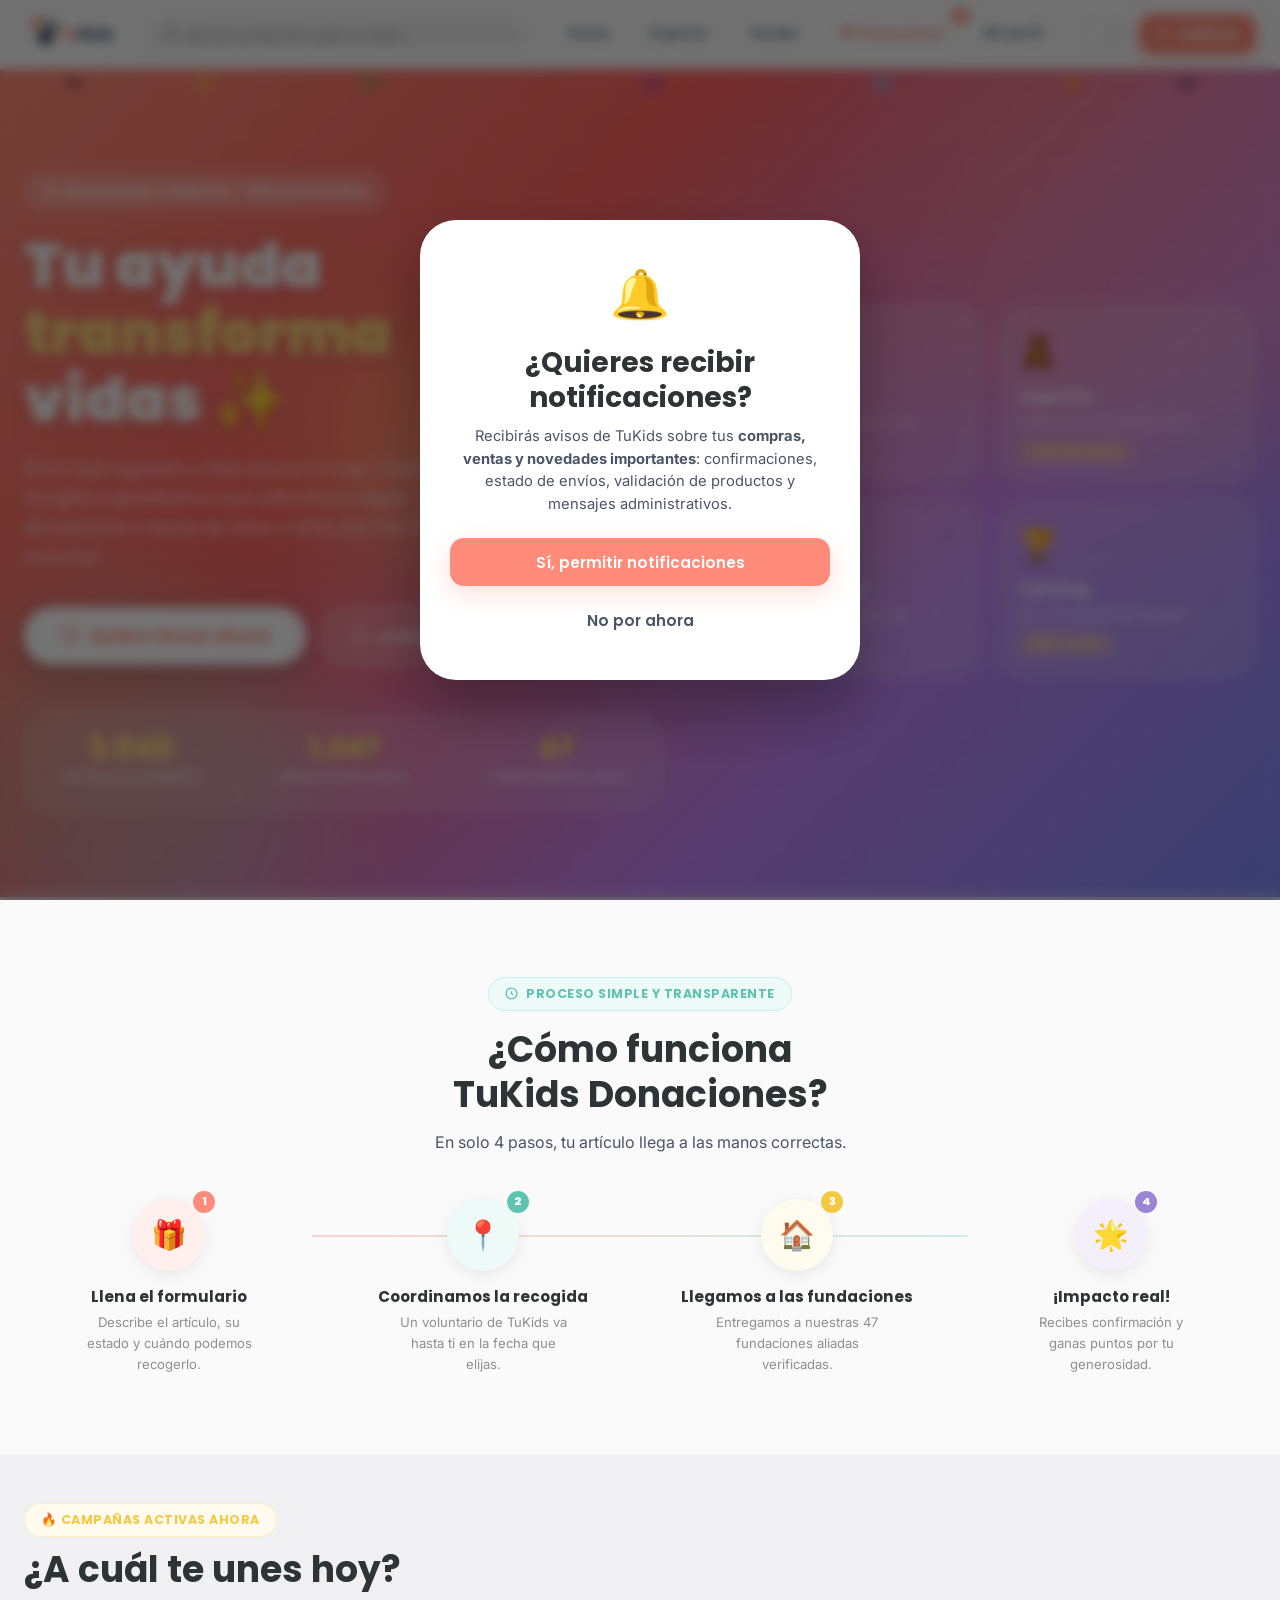
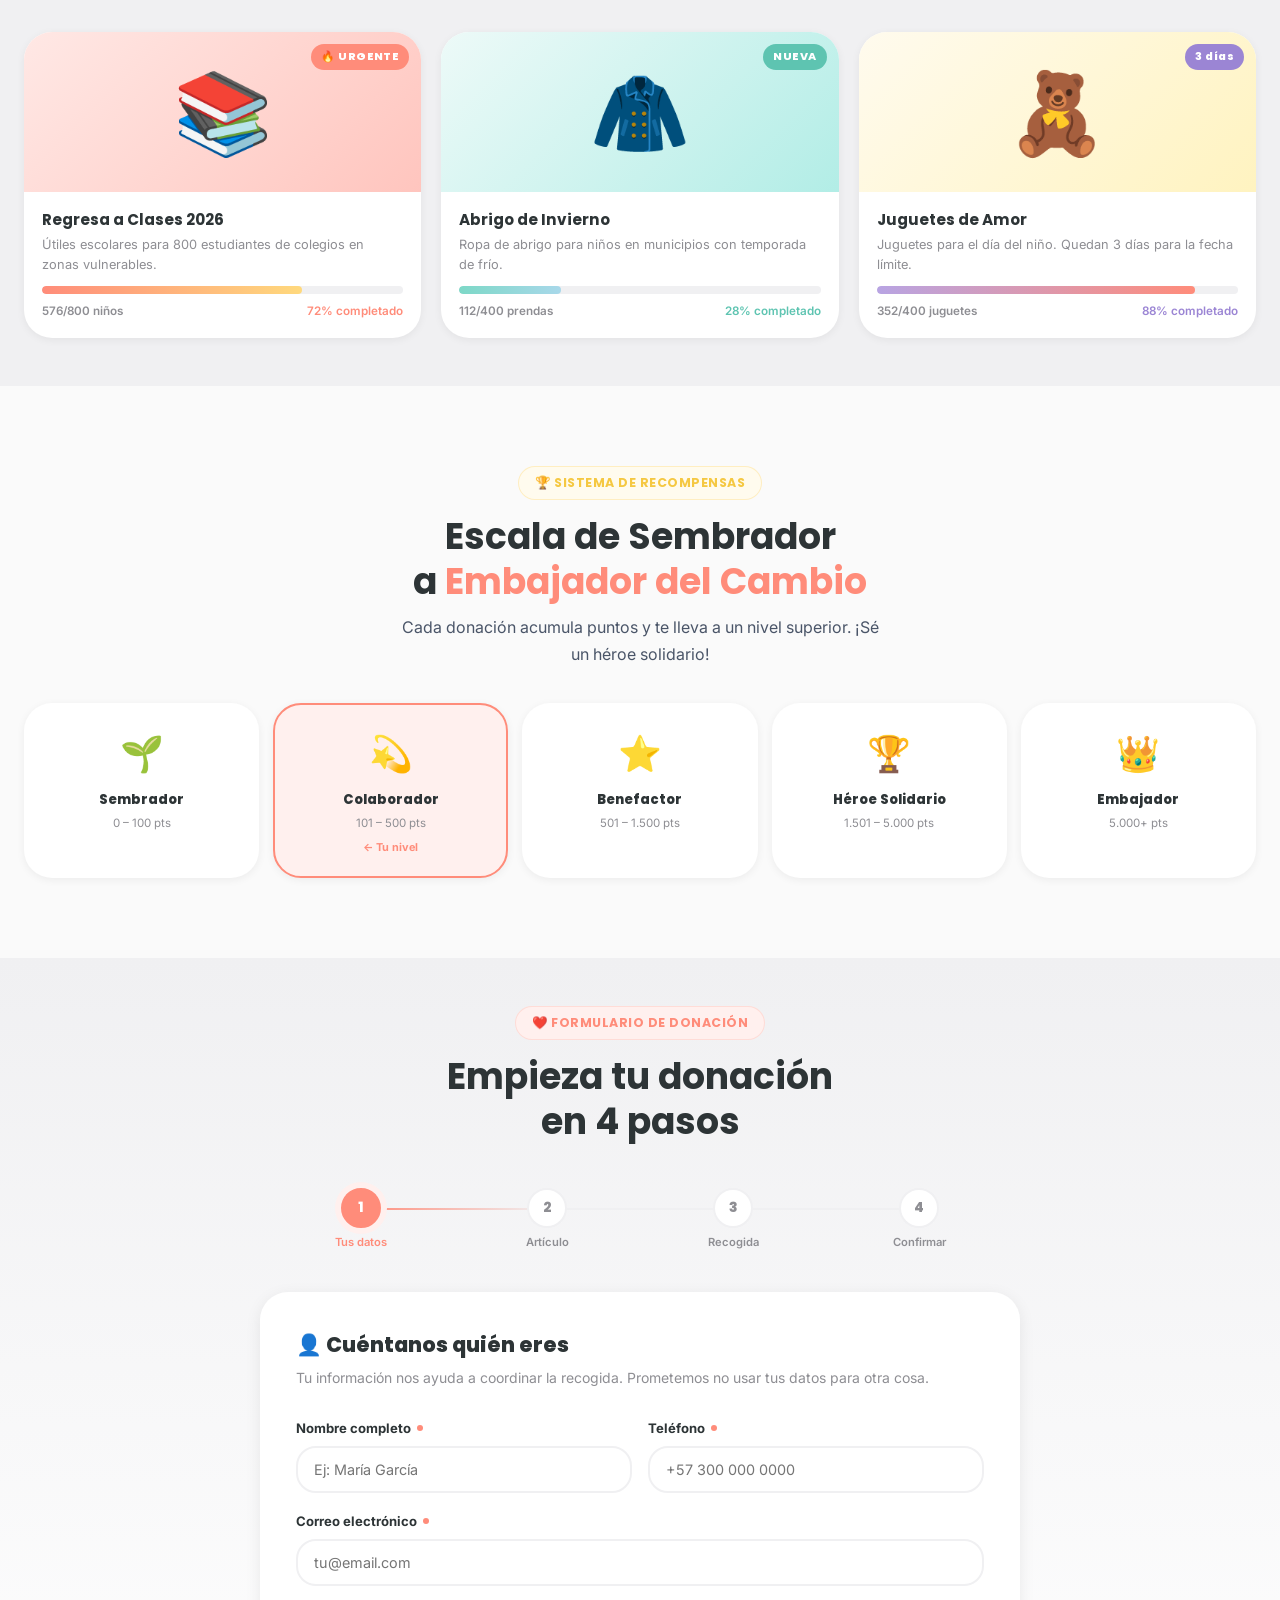
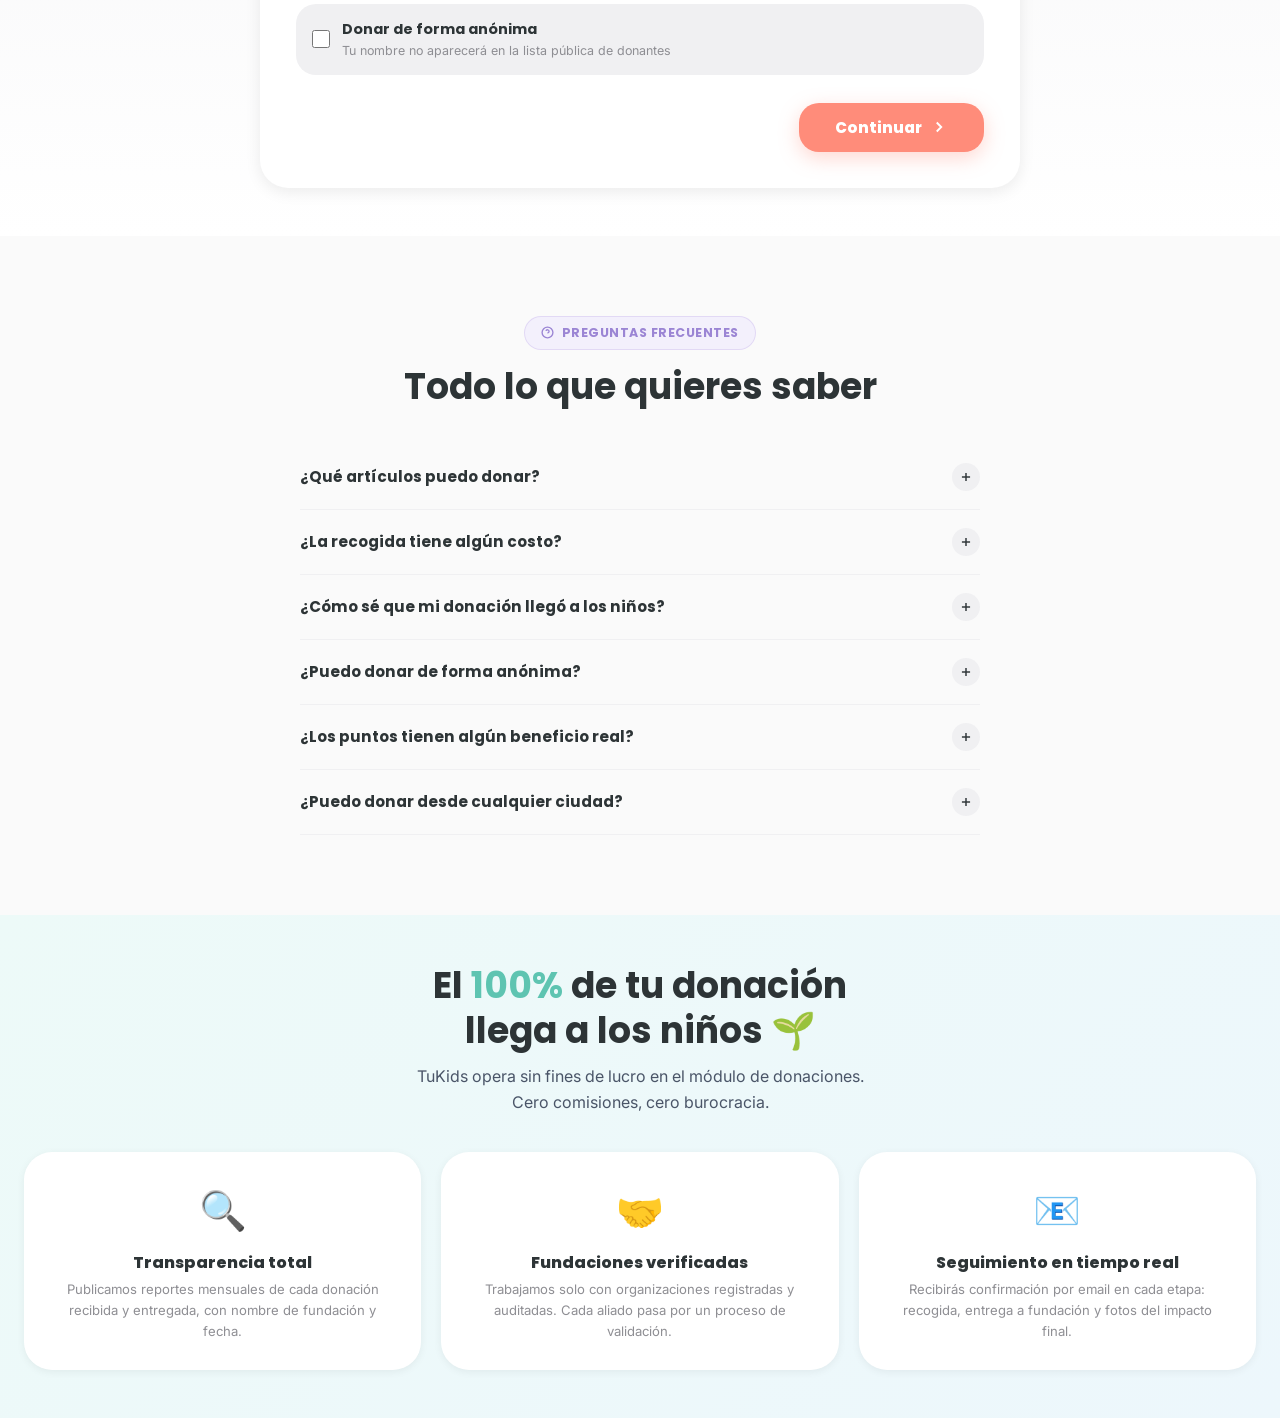
<file: donaciones.html>
<!DOCTYPE html>
<html lang="es" data-theme="light">
<head>
  <meta charset="UTF-8"/>
  <meta name="viewport" content="width=device-width, initial-scale=1.0"/>
  <title>Donaciones — TuKids · Tu ayuda transforma vidas ❤️</title>
  <meta name="description" content="Dona artículos para niños y niñas de escasos recursos. El 100% de tu donación llega directamente a quienes más lo necesitan."/>
  <link rel="preconnect" href="https://fonts.googleapis.com"/>
  <link href="https://fonts.googleapis.com/css2?family=Poppins:wght@500;600;700;800;900&family=Inter:wght@400;500;600&display=swap" rel="stylesheet"/>
  <link rel="stylesheet" href="css/styles.css"/>

  <style>
  /* ══════════════════════════════════════════════════════════
     DONACIONES — Design Tokens & Base
  ══════════════════════════════════════════════════════════ */
  :root {
    --don-hero-bg: linear-gradient(135deg,#FF8C7A 0%,#FF6461 35%,#C084F5 70%,#818CF8 100%);
    --don-accent:  #FF6461;
    --r-3xl: 28px;
  }

  /* ── HERO ─────────────────────────────────────────────── */
  .don-hero {
    min-height: 92vh; position: relative; overflow: hidden;
    display: flex; align-items: center;
    background: var(--don-hero-bg);
    padding: 96px 0 80px;
  }
  .don-hero::after {
    content:''; position:absolute; inset:0;
    background: url("data:image/svg+xml,%3Csvg width='60' height='60' viewBox='0 0 60 60' xmlns='http://www.w3.org/2000/svg'%3E%3Cg fill='none' fill-rule='evenodd'%3E%3Cg fill='%23ffffff' fill-opacity='0.04'%3E%3Cpath d='M36 34v-4h-2v4h-4v2h4v4h2v-4h4v-2h-4zm0-30V0h-2v4h-4v2h4v4h2V6h4V4h-4zM6 34v-4H4v4H0v2h4v4h2v-4h4v-2H6zM6 4V0H4v4H0v2h4v4h2V6h4V4H6z'/%3E%3C/g%3E%3C/g%3E%3C/svg%3E");
    pointer-events:none;
  }

  /* Blobs */
  .hero-blob {
    position: absolute; border-radius: 50%; filter: blur(60px);
    pointer-events: none; opacity: .35;
  }
  .hb1 { width: 500px; height: 500px; background: #FF8C7A; top: -100px; right: -120px; }
  .hb2 { width: 380px; height: 380px; background: #7DD8C7; bottom: -80px; left: -60px; }
  .hb3 { width: 260px; height: 260px; background: #FFD97D; top: 30%; left: 25%; animation: float 8s ease-in-out infinite; }

  .don-hero-inner {
    position: relative; z-index: 3;
    display: grid; grid-template-columns: 1.2fr 1fr; gap: 60px;
    align-items: center;
  }
  @media(max-width:860px){ .don-hero-inner { grid-template-columns: 1fr; } }

  .hero-eyebrow {
    display: inline-flex; align-items: center; gap: 8px;
    background: rgba(255,255,255,.2); border: 1px solid rgba(255,255,255,.3);
    backdrop-filter: blur(10px); border-radius: 9999px;
    padding: 8px 18px; font-size: .82rem; font-weight: 700;
    font-family: var(--font-title); color: #fff; margin-bottom: 22px;
    letter-spacing: .03em;
  }
  .don-hero h1 {
    font-family: var(--font-title); font-size: clamp(2.2rem,6vw,3.8rem);
    font-weight: 900; line-height: 1.1; color: #fff;
    margin-bottom: 20px; text-shadow: 0 2px 20px rgba(0,0,0,.15);
  }
  .don-hero h1 .accent { color: #FFD97D; }
  .don-hero .lead {
    font-size: 1.05rem; color: rgba(255,255,255,.88);
    line-height: 1.75; max-width: 480px; margin-bottom: 36px;
  }
  .cta-group { display: flex; gap: 14px; flex-wrap: wrap; margin-bottom: 48px; }
  .btn-donate-main {
    background: #fff; color: var(--coral); border: none; cursor: pointer;
    font-family: var(--font-title); font-weight: 800; font-size: 1.05rem;
    padding: 16px 36px; border-radius: var(--r-xl);
    box-shadow: 0 8px 32px rgba(0,0,0,.2);
    display: flex; align-items: center; gap: 10px;
    transition: .22s cubic-bezier(.4,0,.2,1);
  }
  .btn-donate-main:hover { transform: translateY(-3px); box-shadow: 0 16px 40px rgba(0,0,0,.26); }
  .btn-how { background: rgba(255,255,255,.15); color: #fff; border: 2px solid rgba(255,255,255,.4); cursor: pointer;
    font-family: var(--font-title); font-weight: 700; font-size: .95rem;
    padding: 15px 28px; border-radius: var(--r-xl); backdrop-filter: blur(8px);
    display: flex; align-items: center; gap: 8px; transition: .2s;
  }
  .btn-how:hover { background: rgba(255,255,255,.25); }

  /* Live counters */
  .live-counters {
    display: flex; gap: 0; background: rgba(255,255,255,.12);
    border: 1px solid rgba(255,255,255,.2); border-radius: var(--r-xl);
    backdrop-filter: blur(12px); overflow: hidden;
  }
  .counter-item {
    flex: 1; text-align: center; padding: 20px 16px;
    border-right: 1px solid rgba(255,255,255,.15);
  }
  .counter-item:last-child { border-right: none; }
  .counter-num {
    font-family: var(--font-title); font-size: 1.8rem; font-weight: 900;
    color: #FFD97D; display: block; line-height: 1;
  }
  .counter-label { font-size: .72rem; color: rgba(255,255,255,.8); font-weight: 600; margin-top: 4px; letter-spacing: .04em; text-transform: uppercase; }

  /* Hero visual */
  .hero-visual { position: relative; }
  .hero-cards-stack {
    display: grid; grid-template-columns: 1fr 1fr; gap: 14px;
    position: relative; z-index: 2;
  }
  .hero-card {
    background: rgba(255,255,255,.15); backdrop-filter: blur(16px);
    border: 1px solid rgba(255,255,255,.25); border-radius: var(--r-xl);
    padding: 20px; color: #fff; cursor: default;
    transition: .25s; animation: float 4s ease-in-out infinite;
  }
  .hero-card:nth-child(2){ animation-delay: .8s; }
  .hero-card:nth-child(3){ animation-delay: 1.6s; }
  .hero-card:nth-child(4){ animation-delay: 2.4s; }
  .hero-card:hover { background: rgba(255,255,255,.22); transform: translateY(-4px); }
  .hc-icon { font-size: 2rem; margin-bottom: 8px; }
  .hc-title { font-family: var(--font-title); font-weight: 700; font-size: .9rem; }
  .hc-desc  { font-size: .75rem; opacity: .8; margin-top: 4px; }
  .hc-badge { display: inline-block; background: rgba(255,215,125,.3); border-radius: 9999px; padding: 3px 10px; font-size: .68rem; font-weight: 700; margin-top: 8px; color: #FFD97D; }

  /* Floating hearts */
  .floating-hearts { position: absolute; inset: 0; pointer-events: none; z-index: 1; overflow: hidden; }
  .fh { position: absolute; font-size: 1.2rem; animation: floatUp 7s ease-in infinite; opacity: .4; }
  @keyframes floatUp { 0%{ transform: translateY(110%) rotate(0); opacity: .5; } 100%{ transform: translateY(-120%) rotate(25deg); opacity: 0; } }

  /* ── SECTION COMMONS ──────────────────────────────────── */
  .section-badge {
    display: inline-flex; align-items: center; gap: 8px;
    background: var(--coral-bg); border: 1px solid rgba(255,140,122,.2);
    color: var(--coral); border-radius: 9999px; padding: 6px 16px;
    font-size: .78rem; font-weight: 700; font-family: var(--font-title);
    letter-spacing: .04em; text-transform: uppercase;
  }
  .section-badge.mint { background: var(--mint-bg); border-color: rgba(125,216,199,.3); color: var(--mint-dark); }
  .section-badge.yellow { background: var(--yellow-bg); border-color: rgba(255,217,125,.4); color: var(--yellow-dark); }
  .section-badge.lilac { background: var(--lilac-bg); border-color: rgba(184,164,227,.3); color: var(--lilac-dark); }

  /* ── HOW IT WORKS ─────────────────────────────────────── */
  .how-grid {
    display: grid; grid-template-columns: repeat(4,1fr); gap: 24px; margin-top: 44px;
    position: relative;
  }
  .how-grid::before {
    content:''; position: absolute; top: 36px; left: calc(25% - 20px); right: calc(25% - 20px);
    height: 2px; background: linear-gradient(90deg,var(--coral),var(--mint));
    border-radius: 9999px; opacity: .35; pointer-events: none;
  }
  @media(max-width:860px){ .how-grid { grid-template-columns: 1fr 1fr; } .how-grid::before { display: none; } }
  @media(max-width:500px){ .how-grid { grid-template-columns: 1fr; } }
  .how-step { text-align: center; position: relative; }
  .how-icon {
    width: 72px; height: 72px; border-radius: 50%; margin: 0 auto 16px;
    display: flex; align-items: center; justify-content: center; font-size: 1.8rem;
    box-shadow: var(--shadow-md); position: relative; z-index: 2;
    transition: .25s;
  }
  .how-step:hover .how-icon { transform: scale(1.1) translateY(-4px); }
  .how-step-num {
    position: absolute; top: -8px; right: calc(50% - 48px); width: 22px; height: 22px;
    border-radius: 50%; display: flex; align-items: center; justify-content: center;
    font-size: .7rem; font-weight: 800; font-family: var(--font-title);
    color: #fff; z-index: 3;
  }
  .how-step h5 { font-family: var(--font-title); font-size: .95rem; font-weight: 700; margin-bottom: 6px; }
  .how-step p  { font-size: .82rem; color: var(--gray-mid); line-height: 1.6; max-width: 180px; margin: 0 auto; }

  /* ── CAMPAIGNS ────────────────────────────────────────── */
  .camp-grid { display: grid; grid-template-columns: repeat(3,1fr); gap: 20px; margin-top: 36px; }
  @media(max-width:860px){ .camp-grid { grid-template-columns:1fr 1fr; } }
  @media(max-width:560px){ .camp-grid { grid-template-columns:1fr; } }
  .camp-card {
    background: var(--white); border-radius: var(--r-xl); overflow: hidden;
    box-shadow: var(--shadow-sm); transition: .25s; cursor: pointer;
  }
  .camp-card:hover { transform: translateY(-6px); box-shadow: var(--shadow-lg); }
  .camp-image { height: 160px; display: flex; align-items: center; justify-content: center; font-size: 5rem; position: relative; }
  .camp-urgency {
    position: absolute; top: 12px; right: 12px;
    background: var(--coral); color: #fff; border-radius: 9999px;
    font-size: .68rem; font-weight: 800; font-family: var(--font-title);
    padding: 4px 10px; letter-spacing: .04em;
  }
  .camp-body { padding: 18px; }
  .camp-body h5 { font-family: var(--font-title); font-weight: 700; margin-bottom: 6px; font-size: .95rem; }
  .camp-body p  { font-size: .8rem; color: var(--gray-mid); margin-bottom: 12px; line-height: 1.5; }
  .camp-progress-wrap { background: var(--fog); border-radius: 9999px; height: 8px; margin-bottom: 8px; overflow: hidden; }
  .camp-progress-fill { height: 100%; border-radius: 9999px; background: linear-gradient(90deg,var(--coral),var(--yellow)); transition: width 1.2s ease; }
  .camp-meta { display: flex; justify-content: space-between; font-size: .73rem; color: var(--gray-mid); font-weight: 600; }

  /* ── MULTI-STEP FORM ──────────────────────────────────── */
  .wizard-wrap { max-width: 760px; margin: 0 auto; }
  .wizard-progress {
    display: flex; align-items: center; gap: 0; margin-bottom: 40px;
    padding: 0 8px;
  }
  .wp-step {
    flex: 1; display: flex; flex-direction: column; align-items: center; position: relative;
  }
  .wp-step::after {
    content:''; position: absolute; top: 20px; left: 50%; width: 100%;
    height: 2px; background: var(--fog); z-index: 0;
  }
  .wp-step:last-child::after { display: none; }
  .wp-step.done::after      { background: var(--mint); }
  .wp-step.active::after    { background: linear-gradient(90deg,var(--coral),var(--fog)); }
  .wp-dot {
    width: 40px; height: 40px; border-radius: 50%; z-index: 1;
    display: flex; align-items: center; justify-content: center;
    font-family: var(--font-title); font-weight: 800; font-size: .85rem;
    border: 2.5px solid var(--fog); background: var(--white);
    color: var(--gray-mid); transition: .3s;
  }
  .wp-step.done .wp-dot   { background: var(--mint); border-color: var(--mint); color: #fff; }
  .wp-step.active .wp-dot { background: var(--coral); border-color: var(--coral); color: #fff; box-shadow: 0 0 0 6px var(--coral-bg); }
  .wp-label { font-size: .7rem; font-weight: 600; margin-top: 6px; color: var(--gray-mid); text-align: center; white-space: nowrap; }
  .wp-step.active .wp-label { color: var(--coral); }
  .wp-step.done   .wp-label { color: var(--mint-dark); }

  /* Form card */
  .form-card { background: var(--white); border-radius: var(--r-xl); padding: 36px; box-shadow: var(--shadow-md); }
  .form-step { display: none; }
  .form-step.active { display: block; animation: fadeInRight .35s ease forwards; }
  @keyframes fadeInRight { from{ opacity:0; transform:translateX(16px); } to{ opacity:1; transform:translateX(0); } }

  .fs-title { font-family: var(--font-title); font-size: 1.3rem; font-weight: 800; color: var(--carbon); margin-bottom: 6px; }
  .fs-desc  { font-size: .875rem; color: var(--gray-mid); margin-bottom: 28px; line-height: 1.6; }

  .form-row2 { display: grid; grid-template-columns: 1fr 1fr; gap: 16px; }
  @media(max-width:560px){ .form-row2 { grid-template-columns: 1fr; } }
  .form-row3 { display: grid; grid-template-columns: 1fr 1fr 1fr; gap: 12px; }
  @media(max-width:700px){ .form-row3 { grid-template-columns: 1fr; } }

  /* Input field enhanced */
  .field-wrap { margin-bottom: 18px; }
  .field-label { font-size: .82rem; font-weight: 700; color: var(--carbon); margin-bottom: 7px; display: flex; align-items: center; gap: 6px; }
  .req-dot { width: 6px; height: 6px; border-radius: 50%; background: var(--coral); display: inline-block; }
  .field-input {
    width: 100%; padding: 13px 16px; border: 2px solid var(--fog);
    border-radius: var(--r-lg); font-size: .9rem; font-family: var(--font-body);
    color: var(--carbon); background: var(--white); outline: none;
    transition: .2s; box-sizing: border-box;
  }
  .field-input:focus { border-color: var(--coral); box-shadow: 0 0 0 4px var(--coral-bg); }
  .field-input.error-field { border-color: #FF6B6B; box-shadow: 0 0 0 4px rgba(255,107,107,.12); }
  .field-input.ok-field    { border-color: var(--mint); }
  .field-error { font-size: .75rem; color: #FF6B6B; margin-top: 5px; display: none; font-weight: 600; }
  .field-error.show { display: block; }
  .char-count { font-size: .73rem; color: var(--gray-mid); text-align: right; margin-top: 4px; }

  /* Category pills */
  .cat-pill-grid { display: grid; grid-template-columns: repeat(4,1fr); gap: 10px; }
  @media(max-width:600px){ .cat-pill-grid { grid-template-columns: repeat(2,1fr); } }
  .cat-item {
    border: 2px solid var(--fog); border-radius: var(--r-lg);
    padding: 12px 8px; text-align: center; cursor: pointer;
    transition: .2s; background: var(--white);
  }
  .cat-item:hover { border-color: var(--coral-light); background: var(--coral-bg); }
  .cat-item.selected { border-color: var(--coral); background: var(--coral-bg); }
  .cat-item .ci-icon { font-size: 1.6rem; display: block; margin-bottom: 4px; }
  .cat-item .ci-label { font-size: .72rem; font-weight: 700; font-family: var(--font-title); color: var(--carbon-soft); }
  .cat-item.selected .ci-label { color: var(--coral); }

  /* Condition options */
  .cond-grid { display: flex; gap: 10px; flex-wrap: wrap; }
  .cond-btn {
    flex: 1; min-width: 130px; border: 2px solid var(--fog); border-radius: var(--r-lg);
    padding: 14px 10px; text-align: center; cursor: pointer; transition: .2s;
    background: var(--white);
  }
  .cond-btn:hover { border-color: var(--mint); background: var(--mint-bg); }
  .cond-btn.selected { border-color: var(--mint); background: var(--mint-bg); }
  .cond-btn .cb-emoji { font-size: 1.4rem; display: block; margin-bottom: 4px; }
  .cond-btn .cb-label { font-size: .8rem; font-weight: 700; font-family: var(--font-title); color: var(--carbon-soft); }
  .cond-btn.selected .cb-label { color: var(--mint-dark); }

  /* Photo upload */
  .photo-upload {
    border: 2px dashed var(--fog); border-radius: var(--r-xl);
    padding: 32px; text-align: center; cursor: pointer; transition: .25s;
    position: relative; background: var(--fog)/50%;
  }
  .photo-upload:hover { border-color: var(--coral); background: var(--coral-bg); }
  .photo-upload input { position: absolute; inset: 0; opacity: 0; cursor: pointer; }
  .photo-preview { display: grid; grid-template-columns: repeat(3,1fr); gap: 10px; margin-top: 16px; }
  .photo-thumb { position: relative; border-radius: var(--r-md); overflow: hidden; aspect-ratio: 1; }
  .photo-thumb img { width: 100%; height: 100%; object-fit: cover; }
  .photo-remove {
    position: absolute; top: 4px; right: 4px; width: 24px; height: 24px;
    border-radius: 50%; background: rgba(45,52,54,.75); color: #fff;
    display: flex; align-items: center; justify-content: center;
    font-size: .8rem; cursor: pointer; border: none;
  }

  /* Map */
  .map-box {
    background: var(--fog); border-radius: var(--r-xl); height: 200px;
    display: flex; align-items: center; justify-content: center;
    text-align: center; cursor: pointer; transition: .2s; position: relative; overflow: hidden;
  }
  .map-grid-bg {
    position: absolute; inset: 0; pointer-events: none;
    background-image:
      linear-gradient(rgba(180,180,180,.3) 1px, transparent 1px),
      linear-gradient(90deg, rgba(180,180,180,.3) 1px, transparent 1px);
    background-size: 28px 28px;
  }
  .map-box:hover { border: 2px solid var(--coral); }
  .map-box.confirmed { background: var(--mint-bg); border: 2px solid var(--mint); }

  /* Summary card (step 4) */
  .summary-card { background: var(--fog); border-radius: var(--r-xl); padding: 24px; margin-bottom: 20px; }
  .summary-row { display: flex; justify-content: space-between; align-items: flex-start; padding: 10px 0; border-bottom: 1px solid rgba(0,0,0,.06); }
  .summary-row:last-child { border: none; }
  .sr-key { font-size: .82rem; color: var(--gray-mid); font-weight: 600; }
  .sr-val { font-size: .88rem; color: var(--carbon); font-weight: 600; text-align: right; max-width: 60%; }

  /* Anonymous toggle */
  .anon-toggle {
    display: flex; align-items: center; gap: 12px; padding: 14px 16px;
    background: var(--fog); border-radius: var(--r-lg); cursor: pointer;
  }

  /* Form nav buttons */
  .form-nav { display: flex; gap: 12px; justify-content: space-between; margin-top: 28px; }
  .btn-back { background: var(--fog); color: var(--carbon); border: none; border-radius: var(--r-lg); padding: 13px 28px; font-family: var(--font-title); font-weight: 700; cursor: pointer; font-size: .9rem; transition: .2s; }
  .btn-back:hover { background: rgba(0,0,0,.08); }
  .btn-next {
    background: var(--coral); color: #fff; border: none; border-radius: var(--r-lg);
    padding: 13px 36px; font-family: var(--font-title); font-weight: 800; cursor: pointer;
    font-size: .95rem; transition: .22s; display: flex; align-items: center; gap: 8px;
    box-shadow: 0 6px 20px rgba(255,140,122,.35);
  }
  .btn-next:hover { background: var(--coral-dark); transform: translateY(-2px); box-shadow: 0 10px 28px rgba(255,140,122,.45); }
  .btn-submit {
    background: linear-gradient(135deg, var(--coral), var(--don-accent));
    color: #fff; border: none; border-radius: var(--r-lg);
    padding: 16px 40px; font-family: var(--font-title); font-weight: 800; cursor: pointer;
    font-size: 1rem; display: flex; align-items: center; gap: 10px;
    box-shadow: 0 8px 28px rgba(255,100,97,.4); transition: .22s;
  }
  .btn-submit:hover { transform: translateY(-3px); box-shadow: 0 14px 36px rgba(255,100,97,.5); }

  /* ── FAQ ──────────────────────────────────────────────── */
  .faq-item {
    border-bottom: 1px solid var(--fog); overflow: hidden;
  }
  .faq-q {
    display: flex; align-items: center; justify-content: space-between;
    padding: 18px 0; cursor: pointer; font-weight: 700;
    font-family: var(--font-title); font-size: .95rem; color: var(--carbon);
    transition: color .2s;
  }
  .faq-q:hover { color: var(--coral); }
  .faq-icon { width: 28px; height: 28px; border-radius: 50%; background: var(--fog); display: flex; align-items: center; justify-content: center; flex-shrink: 0; transition: .25s; }
  .faq-item.open .faq-icon { background: var(--coral); transform: rotate(45deg); }
  .faq-item.open .faq-icon svg { stroke: #fff; }
  .faq-a { max-height: 0; overflow: hidden; transition: max-height .35s ease, padding .2s; font-size: .875rem; color: var(--gray-mid); line-height: 1.7; }
  .faq-item.open .faq-a { max-height: 300px; padding-bottom: 18px; }

  /* ── LEVELS ───────────────────────────────────────────── */
  .levels-scroll { display: grid; grid-template-columns: repeat(5,1fr); gap: 14px; }
  @media(max-width:900px){ .levels-scroll { grid-template-columns: repeat(3,1fr); } }
  @media(max-width:560px){ .levels-scroll { grid-template-columns: repeat(2,1fr); } }
  .level-card {
    text-align: center; padding: 20px 12px; background: var(--white);
    border-radius: var(--r-xl); box-shadow: var(--shadow-sm);
    border: 2px solid transparent; transition: .25s; cursor: default;
  }
  .level-card.current { border-color: var(--coral); background: var(--coral-bg); }
  .level-emoji { font-size: 2.2rem; margin-bottom: 8px; display: block; }
  .level-name  { font-family: var(--font-title); font-weight: 800; font-size: .82rem; color: var(--carbon); }
  .level-pts   { font-size: .72rem; color: var(--gray-mid); margin-top: 4px; }

  /* ── SUCCESS SCREEN ───────────────────────────────────── */
  .success-screen {
    position: fixed; inset: 0; z-index: 600;
    background: rgba(30,35,37,.65); backdrop-filter: blur(14px);
    display: none; align-items: center; justify-content: center;
    padding: 20px;
  }
  .success-screen.show { display: flex; }
  .success-modal {
    background: var(--white); border-radius: var(--r-3xl);
    width: 100%; max-width: 560px; max-height: 90vh; overflow-y: auto;
    padding: 52px 44px 40px; text-align: center; position: relative;
    animation: modalPop .45s cubic-bezier(.34,1.56,.64,1) forwards;
  }
  @media(max-width:540px){ .success-modal { padding: 36px 24px 28px; } }
  @keyframes modalPop { from{ transform:scale(.85); opacity:0; } to{ transform:scale(1); opacity:1; } }

  /* Animated SVG check */
  .check-circle {
    width: 100px; height: 100px; border-radius: 50%;
    background: linear-gradient(135deg, var(--mint), var(--mint-dark));
    display: flex; align-items: center; justify-content: center;
    margin: 0 auto 24px; box-shadow: 0 16px 40px rgba(125,216,199,.45);
  }
  .check-svg { width: 52px; height: 52px; }
  .check-path { stroke-dasharray: 60; stroke-dashoffset: 60; animation: drawCheck .5s ease .3s forwards; }
  @keyframes drawCheck { to { stroke-dashoffset: 0; } }

  /* Points counter */
  .pts-earned {
    font-family: var(--font-title); font-size: 3.5rem; font-weight: 900;
    color: var(--coral); display: block; line-height: 1;
    animation: ptsPop .6s cubic-bezier(.34,1.56,.64,1) .6s both;
  }
  @keyframes ptsPop { from{ transform: scale(0) rotate(-15deg); } to{ transform: scale(1) rotate(0); } }

  /* Level progress bar */
  .lvl-progress-track { background: var(--fog); border-radius: 9999px; height: 12px; overflow: hidden; margin: 10px 0; }
  .lvl-progress-fill  { height: 100%; border-radius: 9999px; background: linear-gradient(90deg,var(--coral),var(--yellow)); transition: width 1.2s ease .8s; width: 0; }

  /* Share buttons */
  .share-row { display: flex; gap: 8px; justify-content: center; flex-wrap: wrap; }
  .sh-btn {
    display: flex; align-items: center; gap: 6px; padding: 10px 16px;
    border-radius: 10px; border: none; font-size: .8rem; font-weight: 700;
    font-family: var(--font-title); cursor: pointer; transition: .2s; text-decoration: none;
  }
  .sh-btn:hover { transform: translateY(-2px); box-shadow: var(--shadow-md); }
  .sh-wa  { background: #25D366; color: #fff; }
  .sh-ig  { background: linear-gradient(135deg,#f09433,#e6683c,#dc2743,#cc2366,#bc1888); color: #fff; }
  .sh-tw  { background: #1DA1F2; color: #fff; }
  .sh-fb  { background: #1877F2; color: #fff; }
  .sh-cp  { background: var(--fog); color: var(--carbon); border: 1.5px solid var(--fog); }

  /* Certificate button */
  .btn-cert {
    display: flex; align-items: center; justify-content: center; gap: 10px;
    width: 100%; padding: 14px; background: linear-gradient(135deg,var(--lilac-bg),var(--sky-bg));
    border: 1.5px solid var(--lilac); border-radius: var(--r-lg);
    font-family: var(--font-title); font-weight: 700; font-size: .9rem;
    color: var(--lilac-dark); cursor: pointer; transition: .2s; margin-top: 12px;
  }
  .btn-cert:hover { background: var(--lilac-bg); box-shadow: var(--shadow-sm); }

  /* Confetti */
  #confettiCanvas { position: fixed; inset: 0; pointer-events: none; z-index: 700; }

  /* ── DONOR DASHBOARD (mini inside page) ───────────────── */
  .donor-history { background: var(--white); border-radius: var(--r-xl); padding: 24px; }
  .dh-row { display: flex; align-items: center; gap: 14px; padding: 12px 0; border-bottom: 1px solid var(--fog); }
  .dh-row:last-child { border: none; }
  .dh-avatar { width: 44px; height: 44px; border-radius: var(--r-md); display: flex; align-items: center; justify-content: center; font-size: 1.4rem; flex-shrink: 0; }
  .dh-status { padding: 4px 10px; border-radius: 9999px; font-size: .68rem; font-weight: 800; font-family: var(--font-title); }
  .dh-status.pending   { background: var(--yellow-bg); color: var(--yellow-dark); }
  .dh-status.pickup    { background: var(--coral-bg);  color: var(--coral); }
  .dh-status.delivered { background: var(--mint-bg);   color: var(--mint-dark); }

  /* ── TRANSPARENCY ─────────────────────────────────────── */
  .trust-grid { display: grid; grid-template-columns: repeat(3,1fr); gap: 20px; margin-top: 36px; }
  @media(max-width:700px){ .trust-grid { grid-template-columns: 1fr; } }
  .trust-card {
    background: var(--white); border-radius: var(--r-xl); padding: 28px;
    text-align: center; box-shadow: var(--shadow-sm); transition: .25s;
  }
  .trust-card:hover { transform: translateY(-4px); box-shadow: var(--shadow-md); }
  .trust-icon { font-size: 2.4rem; margin-bottom: 12px; }
  .trust-card h5 { font-family: var(--font-title); font-weight: 800; margin-bottom: 6px; }
  .trust-card p  { font-size: .82rem; color: var(--gray-mid); line-height: 1.6; margin: 0; }

  /* ── RESPONSIVE TWEAKS ───────────────────────────────── */
  @media(max-width:480px){
    .form-card { padding: 24px 18px; }
    .success-modal { padding: 28px 18px; }
  }
  </style>
  <link rel="icon" type="image/png" href="images/favicon.png">
</head>
<body>

<!-- ══════════════════════════════════════════════════════
     HEADER
════════════════════════════════════════════════════════ -->
<header class="header">
  <div class="container header-inner">
    <a href="index.html" class="logo"><img src="images/nuevo_logo_oficial.png" alt="TuKids Logo"/></a>
    <div class="search-bar" style="flex:1;max-width:400px;">
      <svg width="18" height="18" viewBox="0 0 24 24" fill="none" stroke="var(--gray-mid)" stroke-width="2" stroke-linecap="round"><circle cx="11" cy="11" r="8"/><line x1="21" y1="21" x2="16.65" y2="16.65"/></svg>
      <input type="text" placeholder="Buscar productos para tu bebé..."/>
    </div>
    <nav class="header-nav">
      <a href="index.html"    class="nav-link">Home</a>
      <a href="explorar.html" class="nav-link">Explorar</a>
      <a href="publicar.html" class="nav-link">Vender</a>
      <!-- DONACIONES: destacado, con badge de campaña activa -->
      <a href="donaciones.html" class="nav-link" style="color:var(--coral);font-weight:700;position:relative;">
        ❤️ Donaciones
        <span style="position:absolute;top:-6px;right:-10px;background:var(--coral);color:#fff;border-radius:9999px;font-size:.6rem;font-weight:900;font-family:var(--font-title);padding:2px 6px;line-height:1.2;animation:pulse 2s infinite;">3</span>
      </a>
      <a href="perfil.html"   class="nav-link">Mi perfil</a>
    </nav>
    <div class="header-actions">
      <button id="themeToggle" class="theme-toggle" aria-label="Cambiar tema"><div class="toggle-knob"></div></button>
      <a href="publicar.html" class="btn btn-primary btn-sm">
        <svg width="16" height="16" viewBox="0 0 24 24" fill="none" stroke="currentColor" stroke-width="2.5"><line x1="12" y1="5" x2="12" y2="19"/><line x1="5" y1="12" x2="19" y2="12"/></svg>
        Publicar
      </a>
    </div>
  </div>
</header>

<!-- ══════════════════════════════════════════════════════
     HERO SECTION EMOCIONAL
════════════════════════════════════════════════════════ -->
<section class="don-hero" id="donHero" aria-label="Sección principal de donaciones">
  <!-- Blobs decorativos -->
  <div class="hero-blob hb1" aria-hidden="true"></div>
  <div class="hero-blob hb2" aria-hidden="true"></div>
  <div class="hero-blob hb3" aria-hidden="true"></div>

  <!-- Corazones flotantes -->
  <div class="floating-hearts" aria-hidden="true">
    <span class="fh" style="left:5%; animation-delay:0s; animation-duration:6s;">❤️</span>
    <span class="fh" style="left:15%;animation-delay:1.5s;animation-duration:8s;">💛</span>
    <span class="fh" style="left:28%;animation-delay:3s; animation-duration:5.5s;">💚</span>
    <span class="fh" style="left:50%;animation-delay:.7s; animation-duration:9s;">💜</span>
    <span class="fh" style="left:68%;animation-delay:2s; animation-duration:7s;">🩵</span>
    <span class="fh" style="left:83%;animation-delay:4s; animation-duration:6.5s;">🧡</span>
    <span class="fh" style="left:92%;animation-delay:1s; animation-duration:7.5s;">❤️</span>
  </div>

  <div class="container">
    <div class="don-hero-inner">
      <!-- Left: Copy -->
      <div class="animate-fade-up">
        <div class="hero-eyebrow" role="note">
          <svg width="14" height="14" viewBox="0 0 24 24" fill="none" stroke="currentColor" stroke-width="2.5"><path d="M20.84 4.61a5.5 5.5 0 00-7.78 0L12 5.67l-1.06-1.06a5.5 5.5 0 00-7.78 7.78l1.06 1.06L12 21.23l7.78-7.78 1.06-1.06a5.5 5.5 0 000-7.78z"/></svg>
          Donaciones solidarias · 100% para niños
        </div>
        <h1>Tu ayuda<br/><span class="accent">transforma</span><br/>vidas ✨</h1>
        <p class="lead">Dona ropa, juguetes y útiles que ya no usas. Coordinamos la recogida y garantizamos que cada artículo llegue directamente a manos de niños y niñas que más lo necesitan.</p>
        <div class="cta-group">
          <button class="btn-donate-main" onclick="scrollToForm()" aria-label="Ir al formulario de donación">
            <svg width="20" height="20" viewBox="0 0 24 24" fill="none" stroke="currentColor" stroke-width="2.5"><path d="M20.84 4.61a5.5 5.5 0 00-7.78 0L12 5.67l-1.06-1.06a5.5 5.5 0 00-7.78 7.78l1.06 1.06L12 21.23l7.78-7.78 1.06-1.06a5.5 5.5 0 000-7.78z"/></svg>
            Quiero donar ahora
          </button>
          <button class="btn-how" onclick="scrollToHow()" aria-label="Ver cómo funciona">
            <svg width="18" height="18" viewBox="0 0 24 24" fill="none" stroke="currentColor" stroke-width="2"><circle cx="12" cy="12" r="10"/><path d="M12 8v4m0 4h.01"/></svg>
            ¿Cómo funciona?
          </button>
        </div>
        <!-- Live counters -->
        <div class="live-counters" role="region" aria-label="Estadísticas de donaciones">
          <div class="counter-item">
            <span class="counter-num" id="ctr1" data-target="3840">0</span>
            <span class="counter-label">Artículos donados</span>
          </div>
          <div class="counter-item">
            <span class="counter-num" id="ctr2" data-target="1247">0</span>
            <span class="counter-label">Niños beneficiados</span>
          </div>
          <div class="counter-item">
            <span class="counter-num" id="ctr3" data-target="47">0</span>
            <span class="counter-label">Fundaciones aliadas</span>
          </div>
        </div>
      </div>
      <!-- Right: Visual cards -->
      <div class="hero-visual animate-fade-in anim-delay-2" aria-hidden="true">
        <div class="hero-cards-stack">
          <div class="hero-card">
            <div class="hc-icon">👕</div>
            <div class="hc-title">Ropa infantil</div>
            <div class="hc-desc">Cientos de prendas en camino</div>
            <div class="hc-badge">+340 esta semana</div>
          </div>
          <div class="hero-card">
            <div class="hc-icon">🧸</div>
            <div class="hc-title">Juguetes</div>
            <div class="hc-desc">Alegría para más de 400 niños</div>
            <div class="hc-badge">+198 esta semana</div>
          </div>
          <div class="hero-card">
            <div class="hc-icon">📚</div>
            <div class="hc-title">Útiles escolares</div>
            <div class="hc-desc">Herramientas para aprender</div>
            <div class="hc-badge">+127 esta semana</div>
          </div>
          <div class="hero-card">
            <div class="hc-icon">🏆</div>
            <div class="hc-title">Tuki King</div>
            <div class="hc-desc">¡Sé un Embajador del Cambio!</div>
            <div class="hc-badge">5000+ puntos</div>
          </div>
        </div>
      </div>
    </div>
  </div>
</section>

<!-- ══════════════════════════════════════════════════════
     HOW IT WORKS
════════════════════════════════════════════════════════ -->
<section class="section" id="howItWorks" aria-labelledby="how-title">
  <div class="container">
    <div class="text-center reveal">
      <div class="section-badge mint" style="margin:0 auto 16px;width:fit-content;">
        <svg width="13" height="13" viewBox="0 0 24 24" fill="none" stroke="currentColor" stroke-width="2.5"><circle cx="12" cy="12" r="10"/><path d="M12 8v4l3 3"/></svg>
        Proceso simple y transparente
      </div>
      <h2 id="how-title">¿Cómo funciona<br/>TuKids Donaciones?</h2>
      <p style="max-width:480px;margin:12px auto 0;">En solo 4 pasos, tu artículo llega a las manos correctas.</p>
    </div>
    <div class="how-grid reveal">
      <!-- Paso 1 -->
      <div class="how-step">
        <div class="how-icon" style="background:var(--coral-bg);">🎁</div>
        <div class="how-step-num" style="background:var(--coral);right:calc(50% - 46px);">1</div>
        <h5>Llena el formulario</h5>
        <p>Describe el artículo, su estado y cuándo podemos recogerlo.</p>
      </div>
      <!-- Paso 2 -->
      <div class="how-step">
        <div class="how-icon" style="background:var(--mint-bg);">📍</div>
        <div class="how-step-num" style="background:var(--mint-dark);right:calc(50% - 46px);">2</div>
        <h5>Coordinamos la recogida</h5>
        <p>Un voluntario de TuKids va hasta ti en la fecha que elijas.</p>
      </div>
      <!-- Paso 3 -->
      <div class="how-step">
        <div class="how-icon" style="background:var(--yellow-bg);">🏠</div>
        <div class="how-step-num" style="background:var(--yellow-dark);right:calc(50% - 46px);">3</div>
        <h5>Llegamos a las fundaciones</h5>
        <p>Entregamos a nuestras 47 fundaciones aliadas verificadas.</p>
      </div>
      <!-- Paso 4 -->
      <div class="how-step">
        <div class="how-icon" style="background:var(--lilac-bg);">🌟</div>
        <div class="how-step-num" style="background:var(--lilac-dark);right:calc(50% - 46px);">4</div>
        <h5>¡Impacto real!</h5>
        <p>Recibes confirmación y ganas puntos por tu generosidad.</p>
      </div>
    </div>
  </div>
</section>

<!-- ══════════════════════════════════════════════════════
     CAMPAÑAS ACTIVAS
════════════════════════════════════════════════════════ -->
<section class="section-sm" style="background:var(--fog);">
  <div class="container">
    <div class="section-header reveal">
      <div>
        <div class="section-badge yellow" style="margin-bottom:10px;">🔥 Campañas activas ahora</div>
        <h2>¿A cuál te unes hoy?</h2>
      </div>
      <div></div>
    </div>
    <div class="camp-grid reveal">
      <!-- Campaña 1 -->
      <div class="camp-card" onclick="scrollToForm()" role="button" tabindex="0" aria-label="Donar a campaña Regresa a Clases">
        <div class="camp-image" style="background:linear-gradient(135deg,#FFE8E5,#FFC5BE);">
          📚<span class="camp-urgency">🔥 URGENTE</span>
        </div>
        <div class="camp-body">
          <h5>Regresa a Clases 2026</h5>
          <p>Útiles escolares para 800 estudiantes de colegios en zonas vulnerables.</p>
          <div class="camp-progress-wrap"><div class="camp-progress-fill" style="width:72%" aria-valuenow="72"></div></div>
          <div class="camp-meta">
            <span>576/800 niños</span><span style="color:var(--coral);">72% completado</span>
          </div>
        </div>
      </div>
      <!-- Campaña 2 -->
      <div class="camp-card" onclick="scrollToForm()" role="button" tabindex="0" aria-label="Donar a campaña Abrigo de Invierno">
        <div class="camp-image" style="background:linear-gradient(135deg,#EDFAF8,#B2EDE6);">
          🧥<span class="camp-urgency" style="background:var(--mint-dark);">NUEVA</span>
        </div>
        <div class="camp-body">
          <h5>Abrigo de Invierno</h5>
          <p>Ropa de abrigo para niños en municipios con temporada de frío.</p>
          <div class="camp-progress-wrap"><div class="camp-progress-fill" style="width:28%;background:linear-gradient(90deg,var(--mint),var(--sky));" aria-valuenow="28"></div></div>
          <div class="camp-meta">
            <span>112/400 prendas</span><span style="color:var(--mint-dark);">28% completado</span>
          </div>
        </div>
      </div>
      <!-- Campaña 3 -->
      <div class="camp-card" onclick="scrollToForm()" role="button" tabindex="0" aria-label="Donar a campaña Juguetes de Amor">
        <div class="camp-image" style="background:linear-gradient(135deg,#FFFBEE,#FFF3C0);">
          🧸<span class="camp-urgency" style="background:var(--lilac-dark);">3 días</span>
        </div>
        <div class="camp-body">
          <h5>Juguetes de Amor</h5>
          <p>Juguetes para el día del niño. Quedan 3 días para la fecha límite.</p>
          <div class="camp-progress-wrap"><div class="camp-progress-fill" style="width:88%;background:linear-gradient(90deg,var(--lilac),var(--coral));" aria-valuenow="88"></div></div>
          <div class="camp-meta">
            <span>352/400 juguetes</span><span style="color:var(--lilac-dark);">88% completado</span>
          </div>
        </div>
      </div>
    </div>
  </div>
</section>

<!-- ══════════════════════════════════════════════════════
     SISTEMA DE NIVELES
════════════════════════════════════════════════════════ -->
<section class="section">
  <div class="container">
    <div class="text-center reveal" style="margin-bottom:36px;">
      <div class="section-badge yellow" style="margin:0 auto 14px;width:fit-content;">🏆 Sistema de recompensas</div>
      <h2>Escala de Sembrador<br/>a <span style="color:var(--coral);">Embajador del Cambio</span></h2>
      <p style="max-width:480px;margin:10px auto 0;">Cada donación acumula puntos y te lleva a un nivel superior. ¡Sé un héroe solidario!</p>
    </div>
    <div class="levels-scroll reveal" role="list" aria-label="Niveles de donante">
      <div class="level-card" role="listitem">
        <span class="level-emoji">🌱</span>
        <div class="level-name">Sembrador</div>
        <div class="level-pts">0 – 100 pts</div>
      </div>
      <div class="level-card current" role="listitem" aria-current="true">
        <span class="level-emoji">💫</span>
        <div class="level-name">Colaborador</div>
        <div class="level-pts">101 – 500 pts</div>
        <div style="font-size:.68rem;color:var(--coral);font-weight:700;margin-top:6px;">← Tu nivel</div>
      </div>
      <div class="level-card" role="listitem">
        <span class="level-emoji">⭐</span>
        <div class="level-name">Benefactor</div>
        <div class="level-pts">501 – 1.500 pts</div>
      </div>
      <div class="level-card" role="listitem">
        <span class="level-emoji">🏆</span>
        <div class="level-name">Héroe Solidario</div>
        <div class="level-pts">1.501 – 5.000 pts</div>
      </div>
      <div class="level-card" role="listitem">
        <span class="level-emoji">👑</span>
        <div class="level-name">Embajador</div>
        <div class="level-pts">5.000+ pts</div>
      </div>
    </div>
  </div>
</section>

<!-- ══════════════════════════════════════════════════════
     MULTI-STEP FORM
════════════════════════════════════════════════════════ -->
<section class="section-sm" style="background:linear-gradient(180deg,var(--fog) 0%,var(--white) 100%);" id="donForm" aria-labelledby="form-title">
  <div class="container">
    <div class="text-center reveal" style="margin-bottom:44px;">
      <div class="section-badge" style="margin:0 auto 14px;width:fit-content;">❤️ Formulario de donación</div>
      <h2 id="form-title">Empieza tu donación<br/>en 4 pasos</h2>
    </div>
    <div class="wizard-wrap">
      <!-- Progress bar -->
      <div class="wizard-progress reveal" role="progressbar" aria-valuemin="1" aria-valuemax="4" aria-valuenow="1">
        <div class="wp-step active" id="prog-1">
          <div class="wp-dot">1</div><div class="wp-label">Tus datos</div>
        </div>
        <div class="wp-step" id="prog-2">
          <div class="wp-dot">2</div><div class="wp-label">Artículo</div>
        </div>
        <div class="wp-step" id="prog-3">
          <div class="wp-dot">3</div><div class="wp-label">Recogida</div>
        </div>
        <div class="wp-step" id="prog-4">
          <div class="wp-dot">4</div><div class="wp-label">Confirmar</div>
        </div>
      </div>

      <!-- FORM CARD -->
      <div class="form-card reveal">

        <!-- ═══ STEP 1: Donor data ═══ -->
        <div class="form-step active" id="step1" role="region" aria-label="Paso 1: Tus datos">
          <div class="fs-title">👤 Cuéntanos quién eres</div>
          <div class="fs-desc">Tu información nos ayuda a coordinar la recogida. Prometemos no usar tus datos para otra cosa.</div>
          <div class="form-row2">
            <div class="field-wrap">
              <label class="field-label" for="f-name">Nombre completo <span class="req-dot" aria-label="requerido"></span></label>
              <input class="field-input" type="text" id="f-name" placeholder="Ej: María García" autocomplete="name" aria-required="true" oninput="validateField(this,'name')"/>
              <div class="field-error" id="e-name">Por favor ingresa tu nombre completo</div>
            </div>
            <div class="field-wrap">
              <label class="field-label" for="f-phone">Teléfono <span class="req-dot" aria-label="requerido"></span></label>
              <input class="field-input" type="tel" id="f-phone" placeholder="+57 300 000 0000" autocomplete="tel" aria-required="true" oninput="validateField(this,'phone')"/>
              <div class="field-error" id="e-phone">Ingresa un teléfono válido</div>
            </div>
          </div>
          <div class="field-wrap">
            <label class="field-label" for="f-email">Correo electrónico <span class="req-dot" aria-label="requerido"></span></label>
            <input class="field-input" type="email" id="f-email" placeholder="tu@email.com" autocomplete="email" aria-required="true" oninput="validateField(this,'email')"/>
            <div class="field-error" id="e-email">Ingresa un correo electrónico válido</div>
          </div>
          <!-- Anonymous -->
          <label class="anon-toggle" for="f-anon" style="margin-bottom:24px;">
            <input type="checkbox" id="f-anon" style="accent-color:var(--coral);width:18px;height:18px;"/>
            <div>
              <div style="font-weight:700;font-size:.9rem;font-family:var(--font-title);">Donar de forma anónima</div>
              <div style="font-size:.78rem;color:var(--gray-mid);">Tu nombre no aparecerá en la lista pública de donantes</div>
            </div>
          </label>
          <div class="form-nav">
            <div></div>
            <button class="btn-next" onclick="nextStep(1)" aria-label="Ir al paso 2">
              Continuar <svg width="18" height="18" viewBox="0 0 24 24" fill="none" stroke="currentColor" stroke-width="2.5"><polyline points="9 18 15 12 9 6"/></svg>
            </button>
          </div>
        </div>

        <!-- ═══ STEP 2: Item info ═══ -->
        <div class="form-step" id="step2" role="region" aria-label="Paso 2: Información del artículo">
          <div class="fs-title">🎁 ¿Qué vas a donar?</div>
          <div class="fs-desc">Cuéntanos sobre el artículo. Mientras más detalle, mejor podemos conectarla con el beneficiario ideal.</div>

          <!-- Category -->
          <div class="field-wrap">
            <label class="field-label">Categoría <span class="req-dot"></span></label>
            <div class="cat-pill-grid" id="catGrid" role="radiogroup" aria-label="Categoría del artículo">
              <div class="cat-item" onclick="selectCat('bebe',this)"        role="radio" tabindex="0" aria-checked="false"><span class="ci-icon">👶</span><span class="ci-label">Mundo bebé</span></div>
              <div class="cat-item" onclick="selectCat('nino',this)"        role="radio" tabindex="0" aria-checked="false"><span class="ci-icon">🧒</span><span class="ci-label">Mundo niño</span></div>
              <div class="cat-item" onclick="selectCat('alimentacion',this)" role="radio" tabindex="0" aria-checked="false"><span class="ci-icon">🍼</span><span class="ci-label">Alimentación</span></div>
              <div class="cat-item" onclick="selectCat('juguetes',this)"    role="radio" tabindex="0" aria-checked="false"><span class="ci-icon">🧸</span><span class="ci-label">Juguetes y aprendizaje</span></div>
            </div>
            <div class="field-error" id="e-cat">Selecciona una categoría</div>
          </div>

          <div class="form-row2" style="margin-top:4px;">
            <div class="field-wrap">
              <label class="field-label" for="f-qty">Cantidad <span class="req-dot"></span></label>
              <input class="field-input" type="number" id="f-qty" min="1" max="999" placeholder="Ej: 5" aria-required="true" oninput="validateField(this,'qty')" style="width:100%;"/>
              <div class="field-error" id="e-qty">Ingresa una cantidad válida (mínimo 1)</div>
            </div>
            <div class="field-wrap">
              <label class="field-label">Estado del artículo <span class="req-dot"></span></label>
              <div class="cond-grid" id="condGrid" role="radiogroup">
                <div class="cond-btn" onclick="selectCond('nuevo',this)"     role="radio" tabindex="0" aria-checked="false"><span class="cb-emoji">✨</span><span class="cb-label">Nuevo</span></div>
                <div class="cond-btn" onclick="selectCond('excelente',this)" role="radio" tabindex="0" aria-checked="false"><span class="cb-emoji">👍</span><span class="cb-label">Excelente</span></div>
                <div class="cond-btn" onclick="selectCond('bueno',this)"     role="radio" tabindex="0" aria-checked="false"><span class="cb-emoji">💛</span><span class="cb-label">Bueno</span></div>
              </div>
              <div class="field-error" id="e-cond">Selecciona el estado del artículo</div>
            </div>
          </div>

          <div class="field-wrap">
            <label class="field-label" for="f-desc">Descripción detallada <span class="req-dot"></span></label>
            <textarea class="field-input" id="f-desc" rows="4" placeholder="Ej: 3 bodies de algodón talla 6-12 meses, colores pasteles, sin manchas ni desgaste. Usados solo 3 meses." maxlength="400" aria-required="true" oninput="updateChar(this,'char-desc',400)"></textarea>
            <div class="char-count"><span id="char-desc">0</span>/400 caracteres</div>
            <div class="field-error" id="e-desc">La descripción ayuda a la fundación. Mínimo 20 caracteres.</div>
          </div>

          <!-- Photo upload -->
          <div class="field-wrap">
            <label class="field-label" for="photoInput">📷 Foto del artículo <span style="font-size:.75rem;font-weight:400;color:var(--gray-mid);">(opcional, recomendada)</span></label>
            <div class="photo-upload" id="photoZone" aria-label="Zona de carga de fotos">
              <div class="map-grid-bg" aria-hidden="true"></div>
              <input type="file" id="photoInput" multiple accept="image/*" onchange="previewPhotos(this)" aria-label="Subir fotos del artículo"/>
              <div style="position:relative;z-index:2;">
                <div style="font-size:2.5rem;margin-bottom:8px;" aria-hidden="true">📷</div>
                <div style="font-family:var(--font-title);font-weight:700;font-size:.9rem;">Arrastra o haz clic para subir fotos</div>
                <div style="font-size:.75rem;color:var(--gray-mid);margin-top:4px;">Máximo 3 fotos · JPG, PNG, WebP · Máx. 5MB c/u</div>
              </div>
            </div>
            <div class="photo-preview" id="photoPreview"></div>
          </div>

          <div class="form-nav">
            <button class="btn-back" onclick="prevStep(2)">← Atrás</button>
            <button class="btn-next" onclick="nextStep(2)" aria-label="Ir al paso 3">
              Continuar <svg width="18" height="18" viewBox="0 0 24 24" fill="none" stroke="currentColor" stroke-width="2.5"><polyline points="9 18 15 12 9 6"/></svg>
            </button>
          </div>
        </div>

        <!-- ═══ STEP 3: Pickup logistics ═══ -->
        <div class="form-step" id="step3" role="region" aria-label="Paso 3: Logística de recogida">
          <div class="fs-title">📍 ¿Dónde recogemos?</div>
          <div class="fs-desc">Coordinaremos una visita sin costo. Solo dinos cuándo y dónde.</div>

          <div class="field-wrap">
            <label class="field-label" for="f-addr">Dirección de recogida <span class="req-dot"></span></label>
            <input class="field-input" type="text" id="f-addr" placeholder="Calle, número, barrio..." aria-required="true" oninput="validateField(this,'address')"/>
            <div class="field-error" id="e-addr">Ingresa una dirección válida</div>
          </div>

          <div class="form-row2">
            <div class="field-wrap">
              <label class="field-label" for="f-city">Ciudad <span class="req-dot"></span></label>
              <select class="field-input" id="f-city" aria-required="true" disabled>
                <option selected>Bogotá</option>
              </select>
              <div style="font-size:.72rem;color:var(--gray-mid);margin-top:4px;">Por ahora TuKids opera solo en Bogotá.</div>
            </div>
            <div class="field-wrap">
              <label class="field-label" for="f-zip">Código postal</label>
              <input class="field-input" type="text" id="f-zip" placeholder="Ej: 110221" maxlength="6"/>
            </div>
          </div>

          <div class="field-wrap">
            <label class="field-label" for="f-ref">Referencia o indicaciones adicionales</label>
            <input class="field-input" type="text" id="f-ref" placeholder="Ej: Piso 4, portería Edificio Los Pinos, preguntar por María"/>
          </div>

          <!-- TuKids logistics note -->
          <div class="field-wrap">
            <div style="display:flex;align-items:center;gap:14px;padding:16px 18px;background:var(--mint-bg);border:1.5px solid var(--mint);border-radius:var(--r-xl);">
              <div style="font-size:1.6rem;">🚚</div>
              <div>
                <div style="font-weight:700;font-family:var(--font-title);color:var(--mint-dark);">Recogida coordinada por TuKids</div>
                <div style="font-size:.83rem;color:var(--carbon-soft);margin-top:3px;">Un domiciliario TuKids te contactará por WhatsApp para coordinar la recogida del artículo donado. No necesitas confirmar el mapa.</div>
              </div>
            </div>
          </div>

          <div class="form-row2">
            <div class="field-wrap">
              <label class="field-label" for="f-date">Fecha preferida <span class="req-dot"></span></label>
              <input class="field-input" type="date" id="f-date" aria-required="true" onchange="validateField(this,'date')"/>
              <div class="field-error" id="e-date">Selecciona una fecha válida (mínimo mañana)</div>
            </div>
            <div class="field-wrap">
              <label class="field-label" for="f-time">Franja horaria <span class="req-dot"></span></label>
              <select class="field-input" id="f-time" aria-required="true">
                <option value="">Selecciona...</option>
                <option value="morning">🌅 Mañana (8am – 12pm)</option>
                <option value="afternoon">☀️ Tarde (12pm – 5pm)</option>
                <option value="evening">🌙 Noche (5pm – 8pm)</option>
                <option value="all">📅 Disponible todo el día</option>
              </select>
              <div class="field-error" id="e-time">Selecciona una franja horaria</div>
            </div>
          </div>

          <div class="form-nav">
            <button class="btn-back" onclick="prevStep(3)">← Atrás</button>
            <button class="btn-next" onclick="nextStep(3)" aria-label="Ir al paso 4">
              Continuar <svg width="18" height="18" viewBox="0 0 24 24" fill="none" stroke="currentColor" stroke-width="2.5"><polyline points="9 18 15 12 9 6"/></svg>
            </button>
          </div>
        </div>

        <!-- ═══ STEP 4: Confirm ═══ -->
        <div class="form-step" id="step4" role="region" aria-label="Paso 4: Confirmación">
          <div class="fs-title">✅ Confirma tu donación</div>
          <div class="fs-desc">Revisa los detalles antes de enviar. ¡Ya casi llegas a tu primer impacto!</div>

          <!-- Summary -->
          <div class="summary-card" id="summaryContent" role="region" aria-label="Resumen de donación">
            <!-- generado dinámicamente por JS -->
          </div>

          <!-- Points preview -->
          <div style="background:linear-gradient(135deg,var(--coral-bg),var(--yellow-bg));border-radius:var(--r-xl);padding:20px;margin-bottom:20px;display:flex;align-items:center;gap:16px;">
            <span style="font-size:2.5rem;" aria-hidden="true">⭐</span>
            <div>
              <div style="font-family:var(--font-title);font-weight:700;">Ganarás <strong style="color:var(--coral);" id="pts-preview">+150 puntos</strong> de bondad</div>
              <div style="font-size:.78rem;color:var(--gray-mid);margin-top:3px;">Se suman a tu perfil inmediatamente · Desbloqueas beneficios exclusivos</div>
            </div>
          </div>

          <!-- T&C -->
          <label style="display:flex;align-items:flex-start;gap:12px;cursor:pointer;font-size:.875rem;color:var(--carbon-soft);line-height:1.6;margin-bottom:24px;" for="f-terms">
            <input type="checkbox" id="f-terms" style="margin-top:3px;accent-color:var(--coral);width:17px;height:17px;flex-shrink:0;" aria-required="true"/>
            Acepto que los artículos donados se entreguen a organizaciones aliadas de TuKids. Entiendo que es una donación voluntaria sin retribución económica. He leído los <a href="#" style="color:var(--coral);" onclick="return false;">Términos y Condiciones</a>.
          </label>

          <div class="form-nav">
            <button class="btn-back" onclick="prevStep(4)">← Atrás</button>
            <button class="btn-submit" onclick="submitDonation()" aria-label="Confirmar y enviar donación">
              <svg width="20" height="20" viewBox="0 0 24 24" fill="none" stroke="currentColor" stroke-width="2.5" stroke-linecap="round"><path d="M20.84 4.61a5.5 5.5 0 00-7.78 0L12 5.67l-1.06-1.06a5.5 5.5 0 00-7.78 7.78l1.06 1.06L12 21.23l7.78-7.78 1.06-1.06a5.5 5.5 0 000-7.78z"/></svg>
              Confirmar donación 💖
            </button>
          </div>
        </div>

      </div><!-- /form-card -->
    </div><!-- /wizard-wrap -->
  </div>
</section>

<!-- ══════════════════════════════════════════════════════
     FAQ
════════════════════════════════════════════════════════ -->
<section class="section">
  <div class="container">
    <div style="max-width:680px;margin:0 auto;">
      <div class="text-center reveal" style="margin-bottom:36px;">
        <div class="section-badge lilac" style="margin:0 auto 14px;width:fit-content;">
          <svg width="13" height="13" viewBox="0 0 24 24" fill="none" stroke="currentColor" stroke-width="2.5"><circle cx="12" cy="12" r="10"/><path d="M9.09 9a3 3 0 015.83 1c0 2-3 3-3 3"/><line x1="12" y1="17" x2="12.01" y2="17"/></svg>
          Preguntas frecuentes
        </div>
        <h2>Todo lo que quieres saber</h2>
      </div>
      <div id="faqList" class="reveal">
        <!-- FAQs generadas por JS -->
      </div>
    </div>
  </div>
</section>

<!-- ══════════════════════════════════════════════════════
     TRANSPARENCIA
════════════════════════════════════════════════════════ -->
<section class="section-sm" style="background:linear-gradient(135deg,var(--mint-bg),var(--sky-bg));">
  <div class="container">
    <div class="text-center reveal" style="margin-bottom:8px;">
      <h2>El <span style="color:var(--mint-dark);">100%</span> de tu donación<br/>llega a los niños 🌱</h2>
      <p style="max-width:480px;margin:10px auto 0;">TuKids opera sin fines de lucro en el módulo de donaciones. Cero comisiones, cero burocracia.</p>
    </div>
    <div class="trust-grid reveal">
      <div class="trust-card">
        <div class="trust-icon" aria-hidden="true">🔍</div>
        <h5>Transparencia total</h5>
        <p>Publicamos reportes mensuales de cada donación recibida y entregada, con nombre de fundación y fecha.</p>
      </div>
      <div class="trust-card">
        <div class="trust-icon" aria-hidden="true">🤝</div>
        <h5>Fundaciones verificadas</h5>
        <p>Trabajamos solo con organizaciones registradas y auditadas. Cada aliado pasa por un proceso de validación.</p>
      </div>
      <div class="trust-card">
        <div class="trust-icon" aria-hidden="true">📧</div>
        <h5>Seguimiento en tiempo real</h5>
        <p>Recibirás confirmación por email en cada etapa: recogida, entrega a fundación y fotos del impacto final.</p>
      </div>
    </div>
  </div>
</section>

<!-- ══════════════════════════════════════════════════════
     SUCCESS MODAL (gamificación completa)
════════════════════════════════════════════════════════ -->
<div class="success-screen" id="successScreen" role="dialog" aria-modal="true" aria-labelledby="success-title">
  <div class="success-modal" id="successModal">

    <!-- Check animado SVG -->
    <div class="check-circle" aria-hidden="true">
      <svg class="check-svg" viewBox="0 0 52 52">
        <circle cx="26" cy="26" r="25" fill="none" stroke="rgba(255,255,255,.2)" stroke-width="2"/>
        <polyline class="check-path" points="14 27 22 35 38 17" fill="none" stroke="#fff" stroke-width="3.5" stroke-linecap="round" stroke-linejoin="round"/>
      </svg>
    </div>

    <div style="font-size:1.7rem;margin-bottom:8px;" aria-hidden="true">🎉</div>
    <h2 id="success-title" style="font-size:1.5rem;margin-bottom:8px;" id="success-name">¡Gracias, María!</h2>
    <p style="color:var(--gray-mid);font-size:.88rem;max-width:380px;margin:0 auto 24px;line-height:1.7;">
      Tu donación fue registrada. Un coordinador te contactará en las próximas <strong>24 horas</strong> para organizar la recogida.<br/>
      <strong style="color:var(--coral);">Tu generosidad cambia vidas. 💛</strong>
    </p>

    <!-- Puntos ganados -->
    <div style="background:linear-gradient(135deg,var(--coral-bg),var(--yellow-bg));border-radius:var(--r-xl);padding:24px;margin-bottom:20px;" role="region" aria-label="Puntos ganados">
      <div style="font-size:.75rem;color:var(--gray-mid);font-weight:700;font-family:var(--font-title);letter-spacing:.06em;margin-bottom:8px;">PUNTOS GANADOS EN ESTA DONACIÓN</div>
      <span class="pts-earned" id="ptsEarned" aria-live="polite">+150 ⭐</span>
      <div style="font-size:.85rem;color:var(--gray-mid);margin-top:10px;" id="ptsTotal">Total acumulado: <strong style="color:var(--coral);">490 puntos</strong></div>

      <!-- Level progress -->
      <div style="margin-top:16px;">
        <div style="display:flex;justify-content:space-between;font-size:.75rem;font-weight:700;margin-bottom:4px;">
          <span>💫 Colaborador</span><span style="color:var(--coral);">⭐ Benefactor →</span>
        </div>
        <div class="lvl-progress-track" aria-hidden="true">
          <div class="lvl-progress-fill" id="lvlFill"></div>
        </div>
        <div style="font-size:.72rem;color:var(--gray-mid);text-align:center;" id="lvlLeft">310 puntos para el siguiente nivel</div>
      </div>
    </div>

    <!-- Certificado -->
    <button class="btn-cert" onclick="downloadCertificate()" aria-label="Descargar certificado de donación">
      <svg width="20" height="20" viewBox="0 0 24 24" fill="none" stroke="currentColor" stroke-width="2" stroke-linecap="round"><path d="M14 2H6a2 2 0 00-2 2v16a2 2 0 002 2h12a2 2 0 002-2V8z"/><polyline points="14 2 14 8 20 8"/><line x1="12" y1="18" x2="12" y2="12"/><line x1="9" y1="15" x2="15" y2="15"/></svg>
      Descargar certificado digital de donación
    </button>

    <!-- Share -->
    <div style="font-size:.82rem;color:var(--gray-mid);font-weight:600;margin:18px 0 10px;">Comparte y motiva a tu comunidad 💪</div>
    <div class="share-row">
      <button class="sh-btn sh-wa"  onclick="share('wa')"   aria-label="Compartir en WhatsApp">📲 WhatsApp</button>
      <button class="sh-btn sh-ig"  onclick="share('ig')"   aria-label="Compartir en Instagram">📸 Instagram</button>
      <button class="sh-btn sh-fb"  onclick="share('fb')"   aria-label="Compartir en Facebook">👍 Facebook</button>
      <button class="sh-btn sh-cp"  onclick="share('copy')" aria-label="Copiar enlace">🔗 Copiar link</button>
    </div>

    <!-- Actions -->
    <div style="display:flex;gap:10px;justify-content:center;margin-top:20px;flex-wrap:wrap;">
      <button class="btn-next" onclick="closeSuccess()" style="background:var(--coral);" aria-label="Hacer otra donación">
        <svg width="16" height="16" viewBox="0 0 24 24" fill="none" stroke="currentColor" stroke-width="2.5"><path d="M20.84 4.61a5.5 5.5 0 00-7.78 0L12 5.67l-1.06-1.06a5.5 5.5 0 00-7.78 7.78l1.06 1.06L12 21.23l7.78-7.78 1.06-1.06a5.5 5.5 0 000-7.78z"/></svg>
        Otra donación
      </button>
      <a href="perfil.html" class="btn btn-outline btn-md">Ver mi historial</a>
    </div>
  </div>
</div>

<!-- Confetti canvas -->
<canvas id="confettiCanvas" aria-hidden="true"></canvas>

<!-- MOBILE NAV -->
<nav class="mobile-nav" aria-label="Navegación principal móvil">
  <div class="mobile-nav-inner">
    <a href="index.html"      class="mob-nav-item"><svg width="22" height="22" viewBox="0 0 24 24" fill="none" stroke="currentColor" stroke-width="2" stroke-linecap="round"><path d="M3 9l9-7 9 7v11a2 2 0 01-2 2H5a2 2 0 01-2-2z"/><polyline points="9 22 9 12 15 12 15 22"/></svg>Home</a>
    <a href="explorar.html"   class="mob-nav-item"><svg width="22" height="22" viewBox="0 0 24 24" fill="none" stroke="currentColor" stroke-width="2" stroke-linecap="round"><circle cx="11" cy="11" r="8"/><line x1="21" y1="21" x2="16.65" y2="16.65"/></svg>Buscar</a>
    <a href="publicar.html"   class="mob-nav-item mob-nav-publish"><div class="mob-pub-btn"><svg width="24" height="24" viewBox="0 0 24 24" fill="none" stroke="#fff" stroke-width="2.5"><line x1="12" y1="5" x2="12" y2="19"/><line x1="5" y1="12" x2="19" y2="12"/></svg></div>Vender</a>
    <a href="donaciones.html" class="mob-nav-item active" aria-current="page"><span style="font-size:1.2rem;">❤️</span>Donar</a>
    <a href="perfil.html"     class="mob-nav-item"><svg width="22" height="22" viewBox="0 0 24 24" fill="none" stroke="currentColor" stroke-width="2" stroke-linecap="round"><path d="M20 21v-2a4 4 0 00-4-4H8a4 4 0 00-4 4v2"/><circle cx="12" cy="7" r="4"/></svg>Perfil</a>
  </div>
</nav>

<!-- ══════════════════════════════════════════════════════
     SCRIPTS
════════════════════════════════════════════════════════ -->
<script src="js/app.js"></script>
<script>
/* ════════════════════════════════════════════════════════
   CONFIG
════════════════════════════════════════════════════════ */
const POINTS_TABLE = { nuevo:200, excelente:150, bueno:100 };
const LS_KEY = 'tk_don_draft';

const LEVELS = [
  { name:'🌱 Sembrador',        min:0,    max:100  },
  { name:'💫 Colaborador',      min:101,  max:500  },
  { name:'⭐ Benefactor',       min:501,  max:1500 },
  { name:'🏆 Héroe Solidario',  min:1501, max:5000 },
  { name:'👑 Embajador del Cambio', min:5001, max:Infinity },
];

const FAQS = [
  { q: '¿Qué artículos puedo donar?',
    a: 'Ropa, juguetes, útiles escolares, calzado, libros, artículos de higiene y alimentos no perecederos en buen estado. Artículos rotos, sucios o en mal estado no pueden ser aceptados.' },
  { q: '¿La recogida tiene algún costo?',
    a: 'No. TuKids coordina la recogida sin costo alguno para el donante. Nuestros voluntarios van hasta tu puerta en la franja horaria que elijas.' },
  { q: '¿Cómo sé que mi donación llegó a los niños?',
    a: 'Recibirás un correo de confirmación en cada etapa: recogida, entrega a fundación y, en muchos casos, fotos del impacto. También puedes ver el estado en tu perfil.' },
  { q: '¿Puedo donar de forma anónima?',
    a: 'Sí. Simplemente marca la opción "Donar de forma anónima" en el formulario. Tu nombre no aparecer en el feed público, pero sí recibirás tus puntos y el certificado.' },
  { q: '¿Los puntos tienen algún beneficio real?',
    a: 'Sí. Los puntos desbloquean descuentos en compras dentro de TuKids, acceso anticipado a campañas exclusivas y, al nivel Embajador, una placa física y reconocimiento en la comunidad.' },
  { q: '¿Puedo donar desde cualquier ciudad?',
    a: 'Por ahora operamos únicamente en Bogotá. Estamos expandiendo a otras ciudades muy pronto.' },
];

/* ════════════════════════════════════════════════════════
   STATE
════════════════════════════════════════════════════════ */
let currentStep = 1;
let selectedCat  = '';
let selectedCond = '';
let photoFiles   = [];
let userPoints   = parseInt(localStorage.getItem('tk_donation_points') || '340');

/* ════════════════════════════════════════════════════════
   INIT
════════════════════════════════════════════════════════ */
document.addEventListener('DOMContentLoaded', () => {
  buildFAQ();
  animateCounters();
  setMinDate();
  loadDraft();
  animateCampaignBars();
});

/* ════════════════════════════════════════════════════════
   COUNTER ANIMATION
════════════════════════════════════════════════════════ */
function animateCounters() {
  const counters = document.querySelectorAll('.counter-num[data-target]');
  const observer = new IntersectionObserver((entries) => {
    entries.forEach(entry => {
      if (!entry.isIntersecting) return;
      const el = entry.target;
      const target = parseInt(el.dataset.target);
      let current = 0;
      const duration = 2000;
      const step = target / (duration / 16);
      const timer = setInterval(() => {
        current = Math.min(current + step, target);
        el.textContent = Math.floor(current).toLocaleString('es-CO');
        if (current >= target) clearInterval(timer);
      }, 16);
      observer.unobserve(el);
    });
  }, { threshold: 0.5 });
  counters.forEach(c => observer.observe(c));
}

/* ════════════════════════════════════════════════════════
   CAMPAIGN PROGRESS BARS (animate on scroll)
════════════════════════════════════════════════════════ */
function animateCampaignBars() {
  const fills = document.querySelectorAll('.camp-progress-fill');
  const observer = new IntersectionObserver((entries) => {
    entries.forEach(entry => {
      if (!entry.isIntersecting) return;
      const el = entry.target;
      const target = el.style.width;
      el.style.width = '0';
      setTimeout(() => { el.style.width = target; }, 100);
      observer.unobserve(el);
    });
  }, { threshold: 0.3 });
  fills.forEach(f => observer.observe(f));
}

/* ════════════════════════════════════════════════════════
   FAQ BUILDER
════════════════════════════════════════════════════════ */
function buildFAQ() {
  const container = document.getElementById('faqList');
  container.innerHTML = FAQS.map((f, i) => `
    <div class="faq-item" id="faq-${i}">
      <div class="faq-q" onclick="toggleFAQ(${i})" role="button" tabindex="0"
           aria-expanded="false" aria-controls="faq-a-${i}"
           onkeypress="if(event.key==='Enter')toggleFAQ(${i})">
        ${f.q}
        <div class="faq-icon" aria-hidden="true">
          <svg width="14" height="14" viewBox="0 0 24 24" fill="none" stroke="currentColor" stroke-width="2.5"><line x1="12" y1="5" x2="12" y2="19"/><line x1="5" y1="12" x2="19" y2="12"/></svg>
        </div>
      </div>
      <div class="faq-a" id="faq-a-${i}" role="region">${f.a}</div>
    </div>
  `).join('');
}
function toggleFAQ(i) {
  const item = document.getElementById(`faq-${i}`);
  const btn  = item.querySelector('.faq-q');
  const wasOpen = item.classList.contains('open');
  document.querySelectorAll('.faq-item').forEach(it => {
    it.classList.remove('open');
    it.querySelector('.faq-q').setAttribute('aria-expanded','false');
  });
  if (!wasOpen) {
    item.classList.add('open');
    btn.setAttribute('aria-expanded','true');
  }
}

/* ════════════════════════════════════════════════════════
   FORM — Category & Condition selectors
════════════════════════════════════════════════════════ */
function selectCat(cat, el) {
  selectedCat = cat;
  document.querySelectorAll('.cat-item').forEach(c => { c.classList.remove('selected'); c.setAttribute('aria-checked','false'); });
  el.classList.add('selected'); el.setAttribute('aria-checked','true');
  document.getElementById('e-cat').classList.remove('show');
  saveDraft();
  updatePointsPreview();
}
function selectCond(cond, el) {
  selectedCond = cond;
  document.querySelectorAll('.cond-btn').forEach(c => { c.classList.remove('selected'); c.setAttribute('aria-checked','false'); });
  el.classList.add('selected'); el.setAttribute('aria-checked','true');
  document.getElementById('e-cond').classList.remove('show');
  saveDraft();
  updatePointsPreview();
}
function updatePointsPreview() {
  const base = POINTS_TABLE[selectedCond] || 100;
  const qty  = parseInt(document.getElementById('f-qty').value) || 1;
  const pts  = Math.min(base * qty, 500);
  const el   = document.getElementById('pts-preview');
  if(el) el.textContent = `+${pts} puntos`;
}

/* ════════════════════════════════════════════════════════
   CHAR COUNTER
════════════════════════════════════════════════════════ */
function updateChar(el, countId, max) {
  const count = el.value.length;
  document.getElementById(countId).textContent = count;
  if(count > max * .85) document.getElementById(countId).style.color = 'var(--coral)';
  else                   document.getElementById(countId).style.color = '';
}

/* ════════════════════════════════════════════════════════
   PHOTO PREVIEW
════════════════════════════════════════════════════════ */
function previewPhotos(input) {
  const files = Array.from(input.files).slice(0, 3);
  photoFiles  = files;
  const preview = document.getElementById('photoPreview');
  preview.innerHTML = '';
  files.forEach((file, i) => {
    const reader = new FileReader();
    reader.onload = e => {
      const div = document.createElement('div');
      div.className = 'photo-thumb';
      div.innerHTML = `<img src="${e.target.result}" alt="Foto ${i+1} del artículo"/><button class="photo-remove" onclick="removePhoto(${i})" aria-label="Eliminar foto ${i+1}">✕</button>`;
      preview.appendChild(div);
    };
    reader.readAsDataURL(file);
  });
}
function removePhoto(i) {
  photoFiles.splice(i, 1);
  document.getElementById('photoInput').value = '';
  document.getElementById('photoPreview').innerHTML = '';
  // re-render remaining
  photoFiles.forEach((f, idx) => {
    const r = new FileReader();
    r.onload = e => {
      const d = document.createElement('div'); d.className = 'photo-thumb';
      d.innerHTML = `<img src="${e.target.result}" alt="Foto ${idx+1}"/><button class="photo-remove" onclick="removePhoto(${idx})" aria-label="Eliminar foto ${idx+1}">✕</button>`;
      document.getElementById('photoPreview').appendChild(d);
    };
    r.readAsDataURL(f);
  });
}

/* ════════════════════════════════════════════════════════
   VALIDATION
════════════════════════════════════════════════════════ */
function validateField(el, type) {
  const val = el.value.trim();
  let ok = false;
  switch(type) {
    case 'name':    ok = val.length >= 3; break;
    case 'phone':   ok = /^[+\d\s]{7,15}$/.test(val); break;
    case 'email':   ok = /^[^\s@]+@[^\s@]+\.[^\s@]+$/.test(val); break;
    case 'qty':     ok = parseInt(val) >= 1; break;
    case 'address': ok = val.length >= 8; break;
    case 'date':
      const d = new Date(val);
      const tomorrow = new Date(); tomorrow.setDate(tomorrow.getDate()+1);
      ok = d >= tomorrow;
      break;
  }
  const errEl = document.getElementById('e-' + { name:'name',phone:'phone',email:'email',qty:'qty',address:'addr',date:'date' }[type]);
  el.classList.toggle('ok-field', ok);
  el.classList.toggle('error-field', !ok && val.length > 0);
  if(errEl) errEl.classList.toggle('show', !ok && val.length > 0);
  saveDraft();
  return ok;
}

function validateStep(step) {
  const errors = [];
  if(step === 1) {
    if(!validateField(document.getElementById('f-name'),  'name'))  errors.push('nombre completo');
    if(!validateField(document.getElementById('f-phone'), 'phone')) errors.push('teléfono');
    if(!validateField(document.getElementById('f-email'), 'email')) errors.push('correo electrónico');
  }
  if(step === 2) {
    if(!selectedCat)  { document.getElementById('e-cat').classList.add('show'); errors.push('categoría'); }
    if(!selectedCond) { document.getElementById('e-cond').classList.add('show'); errors.push('estado del artículo'); }
    if(!validateField(document.getElementById('f-qty'),  'qty'))  errors.push('cantidad');
    const desc = document.getElementById('f-desc').value.trim();
    if(desc.length < 20) { document.getElementById('e-desc').classList.add('show'); errors.push('descripción (mín. 20 caracteres)'); }
    else document.getElementById('e-desc').classList.remove('show');
  }
  if(step === 3) {
    if(!validateField(document.getElementById('f-addr'), 'address')) errors.push('dirección');
    if(!document.getElementById('f-city').value) { document.getElementById('e-city').classList.add('show'); errors.push('ciudad'); }
    else document.getElementById('e-city').classList.remove('show');
    if(!validateField(document.getElementById('f-date'), 'date')) errors.push('fecha de recogida');
    if(!document.getElementById('f-time').value) { document.getElementById('e-time').classList.add('show'); errors.push('franja horaria'); }
    else document.getElementById('e-time').classList.remove('show');
  }
  if(step === 4) {
    if(!document.getElementById('f-terms').checked) {
      errors.push('aceptar términos y condiciones');
    }
  }
  if(errors.length > 0) {
    showToast('Campos incompletos', `Revisa: ${errors.slice(0,2).join(', ')}${errors.length>2?' y más...':''}`, 'coral');
    return false;
  }
  return true;
}

/* ════════════════════════════════════════════════════════
   WIZARD NAVIGATION
════════════════════════════════════════════════════════ */
function nextStep(from) {
  if(!validateStep(from)) return;
  if(from === 3) buildSummary(); // build summary before step 4
  goToStep(from + 1);
}
function prevStep(from) { goToStep(from - 1); }

function goToStep(step) {
  // Hide all
  document.querySelectorAll('.form-step').forEach(s => s.classList.remove('active'));
  document.querySelectorAll('.wp-step').forEach((s, i) => {
    s.classList.remove('active','done');
    if(i + 1 < step)  s.classList.add('done');
    if(i + 1 === step) s.classList.add('active');
  });
  document.getElementById(`step${step}`).classList.add('active');
  currentStep = step;
  // Scroll to form
  document.getElementById('donForm').scrollIntoView({ behavior:'smooth', block:'center' });
}

/* ════════════════════════════════════════════════════════
   SUMMARY BUILDER
════════════════════════════════════════════════════════ */
const CAT_LABELS = { bebe:'👶 Mundo bebé', nino:'🧒 Mundo niño', alimentacion:'🍼 Alimentación', juguetes:'🧸 Juguetes y aprendizaje' };
const COND_LABELS = { nuevo:'✨ Nuevo', excelente:'👍 Excelente', bueno:'💛 Buen estado' };
const TIME_LABELS = { morning:'🌅 Mañana (8am–12pm)', afternoon:'☀️ Tarde (12pm–5pm)', evening:'🌙 Noche (5pm–8pm)', all:'📅 Todo el día' };

function buildSummary() {
  const name   = document.getElementById('f-name').value;
  const email  = document.getElementById('f-email').value;
  const anon   = document.getElementById('f-anon').checked;
  const cat    = CAT_LABELS[selectedCat] || selectedCat;
  const cond   = COND_LABELS[selectedCond] || selectedCond;
  const qty    = document.getElementById('f-qty').value;
  const desc   = document.getElementById('f-desc').value;
  const addr   = document.getElementById('f-addr').value;
  const city   = document.getElementById('f-city').value;
  const date   = document.getElementById('f-date').value;
  const timeV  = document.getElementById('f-time').value;
  const time   = TIME_LABELS[timeV] || timeV;
  const pts    = Math.min((POINTS_TABLE[selectedCond]||100) * (parseInt(qty)||1), 500);

  document.getElementById('summaryContent').innerHTML = `
    <div class="summary-row"><div class="sr-key">👤 Donante</div><div class="sr-val">${anon ? '🕵️ Anónimo' : name}</div></div>
    <div class="summary-row"><div class="sr-key">📧 Email</div><div class="sr-val">${email}</div></div>
    <div class="summary-row"><div class="sr-key">🎁 Artículo</div><div class="sr-val">${cat} · ${qty} unidad(es)</div></div>
    <div class="summary-row"><div class="sr-key">✨ Estado</div><div class="sr-val">${cond}</div></div>
    <div class="summary-row"><div class="sr-key">📝 Descripción</div><div class="sr-val">${desc}</div></div>
    <div class="summary-row"><div class="sr-key">📍 Dirección</div><div class="sr-val">${addr}, ${city}</div></div>
    <div class="summary-row"><div class="sr-key">📅 Recogida</div><div class="sr-val">${date} · ${time}</div></div>
    <div class="summary-row" style="padding-top:12px;"><div class="sr-key" style="color:var(--coral);font-weight:800;">⭐ Puntos a ganar</div><div class="sr-val" style="color:var(--coral);font-family:var(--font-title);font-size:1.1rem;">+${pts} puntos</div></div>
  `;
  document.getElementById('pts-preview').textContent = `+${pts} puntos`;
}

/* ════════════════════════════════════════════════════════
   SUBMIT
════════════════════════════════════════════════════════ */
function submitDonation() {
  if(!validateStep(4)) return;
  const name    = document.getElementById('f-name').value;
  const cond    = selectedCond;
  const qty     = parseInt(document.getElementById('f-qty').value) || 1;
  const earned  = Math.min((POINTS_TABLE[cond]||100) * qty, 500);
  userPoints   += earned;
  localStorage.setItem('tk_donation_points', userPoints);
  clearDraft();

  // Determine level
  const lvl = LEVELS.find(l => userPoints >= l.min && userPoints <= l.max) || LEVELS[4];
  const next = LEVELS[LEVELS.indexOf(lvl)+1];
  const progress = next ? Math.round(((userPoints - lvl.min)/(next.min - lvl.min))*100) : 100;

  // Update modal
  document.getElementById('success-name').textContent = `¡Gracias${name ? ', '+name.split(' ')[0] : ''}! 🎉`;
  document.getElementById('ptsEarned').textContent = `+${earned} ⭐`;
  document.getElementById('ptsTotal').innerHTML = `Total acumulado: <strong style="color:var(--coral);">${userPoints.toLocaleString('es-CO')} puntos</strong>`;
  document.getElementById('lvlLeft').textContent = next ? `${next.min - userPoints} puntos para ${next.name}` : '¡Nivel máximo alcanzado! 👑';

  // Show modal
  const screen = document.getElementById('successScreen');
  screen.classList.add('show');
  document.body.style.overflow = 'hidden';

  // Trigger level bar animation
  setTimeout(() => {
    document.getElementById('lvlFill').style.width = progress + '%';
  }, 500);

  // Confetti
  setTimeout(launchConfetti, 200);
}

function closeSuccess() {
  document.getElementById('successScreen').classList.remove('show');
  document.body.style.overflow = '';
  // Reset form
  goToStep(1);
  selectedCat = ''; selectedCond = '';
  document.querySelectorAll('.cat-item,.cond-btn').forEach(el => { el.classList.remove('selected'); el.setAttribute('aria-checked','false'); });
  document.querySelectorAll('.field-input').forEach(el => { el.value = ''; el.classList.remove('ok-field','error-field'); });
  document.getElementById('photoPreview').innerHTML = '';
  photoFiles = [];
}

/* ════════════════════════════════════════════════════════
   LOCALSTORAGE DRAFT AUTO-SAVE
════════════════════════════════════════════════════════ */
function saveDraft() {
  const draft = {
    name:  document.getElementById('f-name').value,
    phone: document.getElementById('f-phone').value,
    email: document.getElementById('f-email').value,
    cat:   selectedCat, cond: selectedCond,
    qty:   document.getElementById('f-qty').value,
    desc:  document.getElementById('f-desc').value,
    addr:  document.getElementById('f-addr').value,
  };
  localStorage.setItem(LS_KEY, JSON.stringify(draft));
}
function loadDraft() {
  try {
    const d = JSON.parse(localStorage.getItem(LS_KEY));
    if(!d) return;
    if(d.name)  document.getElementById('f-name').value  = d.name;
    if(d.phone) document.getElementById('f-phone').value = d.phone;
    if(d.email) document.getElementById('f-email').value = d.email;
    if(d.qty)   document.getElementById('f-qty').value   = d.qty;
    if(d.desc)  { document.getElementById('f-desc').value = d.desc; updateChar(document.getElementById('f-desc'),'char-desc',400); }
    if(d.addr)  document.getElementById('f-addr').value  = d.addr;
    if(d.cat)   document.querySelector(`.cat-item[onclick*="'${d.cat}'"]`)?.click();
    if(d.cond)  document.querySelector(`.cond-btn[onclick*="'${d.cond}'"]`)?.click();
    if(Object.values(d).some(v=>v)) showToast('Borrador restaurado','Continuamos donde lo dejaste 💾','mint');
  } catch(e) {}
}
function clearDraft() { localStorage.removeItem(LS_KEY); }

/* ════════════════════════════════════════════════════════
   MIN DATE
════════════════════════════════════════════════════════ */
function setMinDate() {
  const tomorrow = new Date();
  tomorrow.setDate(tomorrow.getDate() + 1);
  document.getElementById('f-date').min = tomorrow.toISOString().split('T')[0];
}

/* ════════════════════════════════════════════════════════
   CONFETTI ENGINE
════════════════════════════════════════════════════════ */
function launchConfetti() {
  const canvas = document.getElementById('confettiCanvas');
  const ctx    = canvas.getContext('2d');
  canvas.width  = window.innerWidth;
  canvas.height = window.innerHeight;
  const COLORS  = ['#FF8C7A','#FFD97D','#7DD8C7','#B8A4E3','#A8D8EA','#FF6461','#fff'];
  const pieces  = Array.from({length:220}, () => ({
    x:  Math.random() * canvas.width,
    y:  Math.random() * canvas.height - canvas.height,
    w:  5 + Math.random() * 9, h: 4 + Math.random() * 6,
    rot: Math.random() * 360, rotV: (Math.random()-.5)*7,
    vx: (Math.random()-.5)*4, vy: 2.5+Math.random()*4,
    color: COLORS[Math.floor(Math.random()*COLORS.length)],
    shape: Math.random()>.55 ? 'circle':'rect', life:1
  }));
  let frame = 0;
  function draw() {
    if(frame++ > 220){ ctx.clearRect(0,0,canvas.width,canvas.height); return; }
    ctx.clearRect(0,0,canvas.width,canvas.height);
    pieces.forEach(p => {
      p.x+=p.vx; p.y+=p.vy; p.rot+=p.rotV; p.vy+=.11;
      ctx.save(); ctx.translate(p.x,p.y); ctx.rotate(p.rot*Math.PI/180);
      ctx.fillStyle=p.color; ctx.globalAlpha=Math.max(0,1-frame/220);
      if(p.shape==='circle'){ ctx.beginPath(); ctx.arc(0,0,p.w*.5,0,Math.PI*2); ctx.fill(); }
      else ctx.fillRect(-p.w/2,-p.h/2,p.w,p.h);
      ctx.restore();
    });
    requestAnimationFrame(draw);
  }
  draw();
}

/* ════════════════════════════════════════════════════════
   CERTIFICATE (simulated)
════════════════════════════════════════════════════════ */
function downloadCertificate() {
  const name  = document.getElementById('f-name').value || 'Donante';
  const cat   = document.getElementById('f-cat-hidden')?.value || selectedCat;
  const date  = new Date().toLocaleDateString('es-CO',{day:'numeric',month:'long',year:'numeric'});
  const code  = 'TK-DON-' + Math.random().toString(36).substr(2,8).toUpperCase();

  // Build a printable cert page
  const win = window.open('','_blank','width=700,height=500');
  win.document.write(`<!DOCTYPE html><html><head><meta charset="UTF-8"/><title>Certificado TuKids</title>
  <link href="https://fonts.googleapis.com/css2?family=Poppins:wght@500;700;900&family=Inter:wght@400;600&display=swap" rel="stylesheet"/>
  <style>
    body{margin:0;font-family:Inter,sans-serif;background:linear-gradient(135deg,#FFF0EE,#FAFAFA);min-height:100vh;display:flex;align-items:center;justify-content:center;}
    .cert{background:#fff;border-radius:24px;padding:52px 60px;max-width:620px;width:90%;text-align:center;box-shadow:0 20px 60px rgba(0,0,0,.12);border:3px solid #FFD97D;}
    h1{font-family:Poppins,sans-serif;font-size:2rem;font-weight:900;color:#2D3436;margin-bottom:6px;}
    .subtitle{color:#FF8C7A;font-family:Poppins,sans-serif;font-weight:700;font-size:1rem;margin-bottom:28px;}
    .donante{font-size:1.8rem;font-weight:900;font-family:Poppins,sans-serif;color:#2D3436;border-bottom:3px solid #FFD97D;display:inline-block;padding-bottom:4px;margin:8px 0 20px;}
    p{color:#636e72;line-height:1.7;max-width:480px;margin:0 auto 16px;}
    .code{background:#FFF0EE;border-radius:10px;padding:10px 20px;font-family:monospace;font-size:.9rem;color:#FF8C7A;font-weight:700;display:inline-block;margin:8px 0;}
    .footer{margin-top:28px;font-size:.75rem;color:#b2bec3;}
    @media print{body{background:#fff;} .cert{box-shadow:none;border-color:#FFD97D;}}
  </style></head><body>
  <div class="cert">
    <div style="font-size:3rem;margin-bottom:10px;">🐦</div>
    <h1>Certificado de Donación</h1>
    <div class="subtitle">TuKids · Marketplace solidario</div>
    <p>Este certificado acredita que</p>
    <div class="donante">${name}</div>
    <p>realizó una donación el <strong>${date}</strong>, contribuyendo activamente al bienestar de niños y niñas en situación de vulnerabilidad a través de la red TuKids.</p>
    <p><strong>Código de donación:</strong></p>
    <div class="code">${code}</div>
    <p style="margin-top:16px;font-size:.85rem;">El 100% de los artículos donados son entregados a fundaciones aliadas verificadas. Gracias por ser parte del cambio. 💛</p>
    <div class="footer">TuKids · tukids.com · donaciones@tukids.com</div>
    <div style="margin-top:20px;"><button onclick="window.print()" style="background:#FF8C7A;color:#fff;border:none;border-radius:12px;padding:12px 28px;font-family:Poppins,sans-serif;font-weight:700;cursor:pointer;font-size:.9rem;">🖨️ Imprimir / Guardar PDF</button></div>
  </div></body></html>`);
  win.document.close();
  showToast('Certificado generado','Descarga o imprime tu certificado digital 📄','mint');
}

/* ════════════════════════════════════════════════════════
   SOCIAL SHARE
════════════════════════════════════════════════════════ */
function share(platform) {
  const msg = encodeURIComponent('¡Acabo de donar en TuKids! 🐦❤️ Artículos 100% para niños de escasos recursos. ¡Únete al cambio! → https://tukids.com/donaciones');
  const url = encodeURIComponent('https://tukids.com/donaciones');
  const links = {
    wa:   `https://wa.me/?text=${msg}`,
    ig:   null,
    fb:   `https://www.facebook.com/sharer/sharer.php?u=${url}`,
    tw:   `https://twitter.com/intent/tweet?text=${msg}`,
    copy: null,
  };
  if(platform === 'ig') { showToast('Instagram','Copia el enlace y compártelo en tu historia 📸','mint'); return; }
  if(platform === 'copy') {
    navigator.clipboard.writeText('https://tukids.com/donaciones').then(() => showToast('¡Copiado!','Comparte el enlace con tus amigos 🔗','mint'));
    return;
  }
  window.open(links[platform], '_blank');
}

/* ════════════════════════════════════════════════════════
   SCROLL HELPERS
════════════════════════════════════════════════════════ */
function scrollToForm() { document.getElementById('donForm').scrollIntoView({ behavior:'smooth', block:'start' }); }
function scrollToHow()  { document.getElementById('howItWorks').scrollIntoView({ behavior:'smooth', block:'start' }); }
</script>
</body>
</html>
</file>
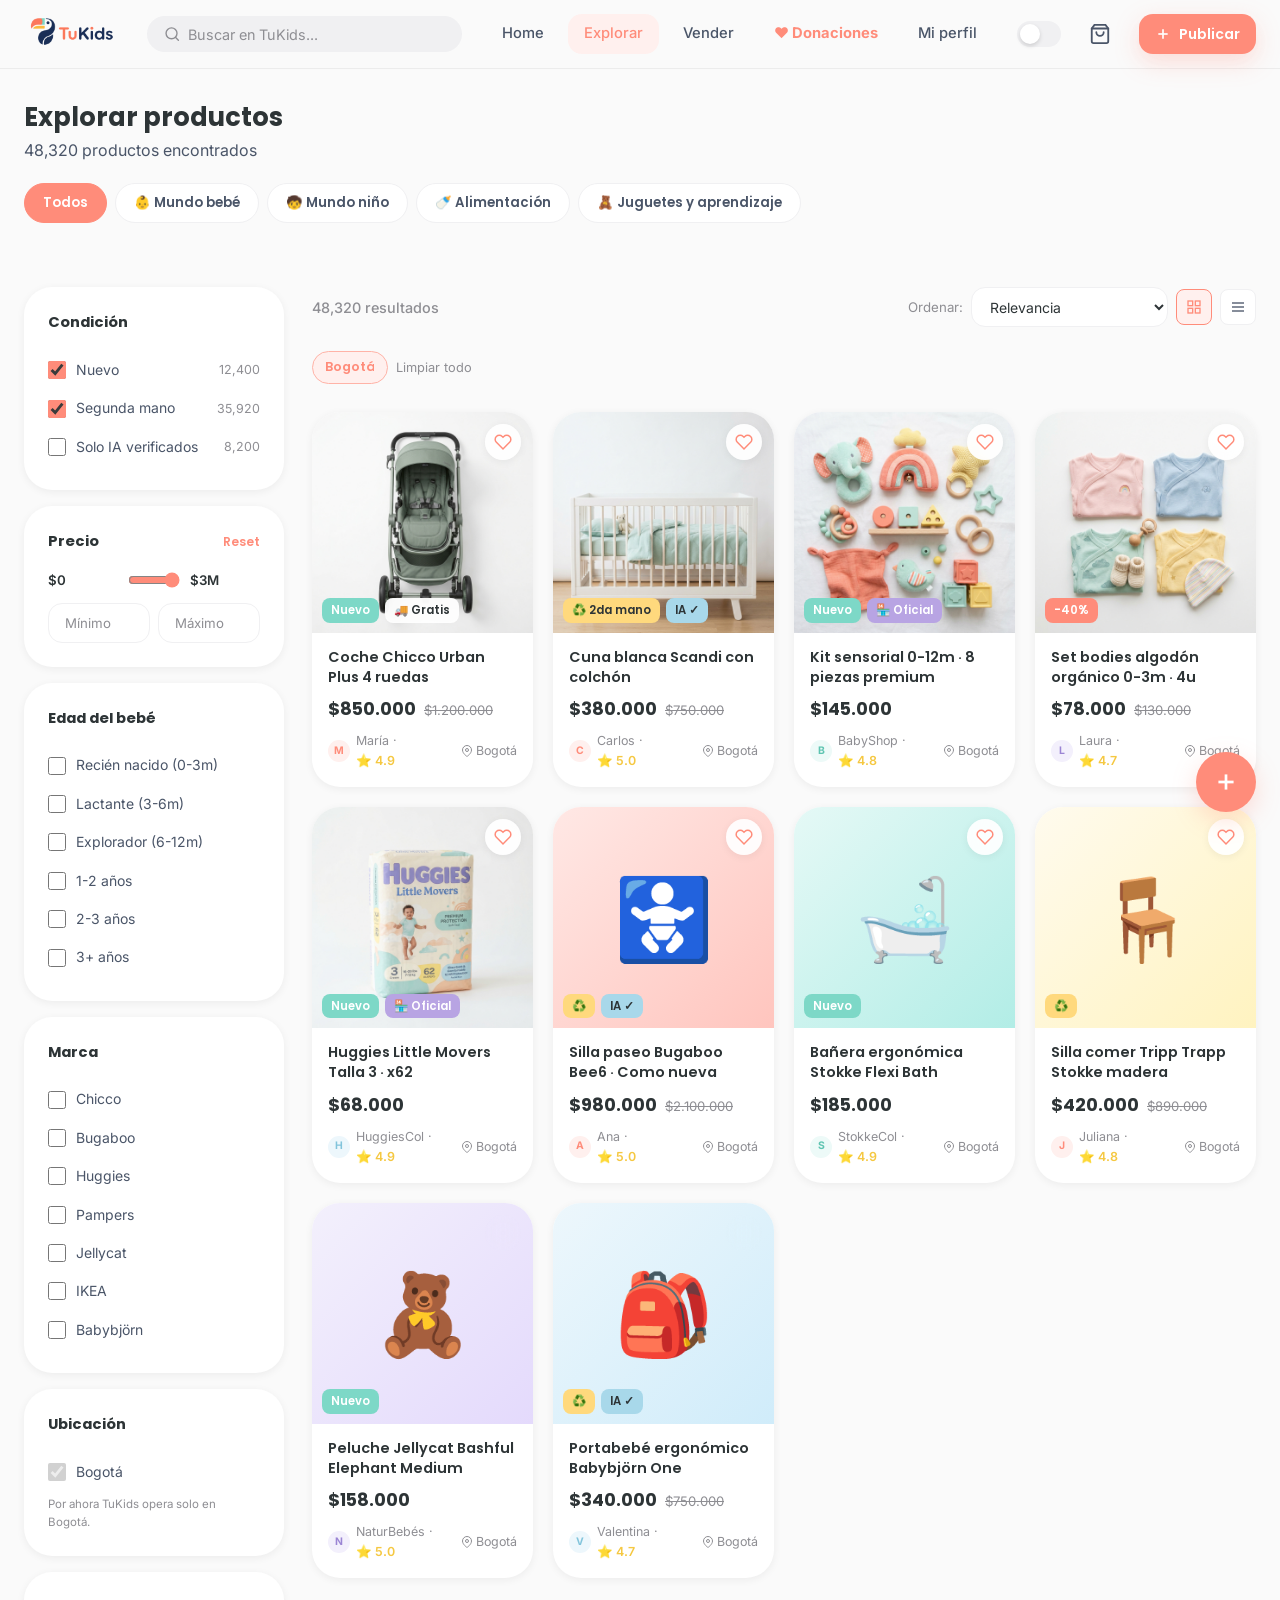
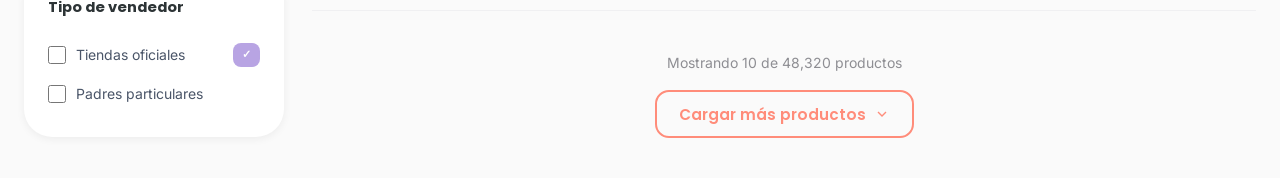
<file: explorar.html>
<!DOCTYPE html>
<html lang="es" data-theme="light">
<head>
  <meta charset="UTF-8"/>
  <meta name="viewport" content="width=device-width, initial-scale=1.0"/>
  <title>Explorar Productos — TuKids</title>
  <meta name="description" content="Explora miles de productos para bebés. Filtra por categoría, edad, precio y más. Nuevo y segunda mano verificado."/>
  <link rel="stylesheet" href="css/styles.css"/>
  <style>
    .explore-layout { display: flex; gap: 28px; padding-top: 32px; }
    .main-area { flex: 1; min-width: 0; }
    .filter-header {
      display: flex; align-items: center; gap: 12px;
      margin-bottom: 24px; flex-wrap: wrap;
    }
    .results-count { font-size: 0.9rem; color: var(--gray-mid); font-weight: 500; }
    .sort-select {
      height: 40px; padding: 0 14px; border-radius: var(--r-md);
      border: 1.5px solid var(--fog); background: var(--white);
      font-size: 0.875rem; color: var(--carbon); outline: none;
      cursor: pointer; font-family: var(--font-body);
    }
    .filter-bar { display: flex; gap: 8px; flex-wrap: wrap; margin-bottom: 28px; }
    .active-filter {
      display: inline-flex; align-items: center; gap: 6px;
      background: var(--coral-bg); color: var(--coral);
      border: 1.5px solid var(--coral-light);
      padding: 5px 12px; border-radius: 9999px; font-size: 0.8rem; font-weight: 600;
      cursor: pointer; font-family: var(--font-title);
    }
    .active-filter:hover { background: var(--coral); color: #fff; }
    /* Price range */
    .price-range-row { display: flex; align-items: center; gap: 10px; font-size: 0.83rem; color: var(--carbon); }
    .price-range-row span { min-width: 70px; font-weight: 600; }
    /* Load more */
    .load-more-bar {
      text-align: center; padding: 40px 0;
      border-top: 1px solid var(--fog); margin-top: 32px;
    }
    /* Mobile filter toggle */
    .mobile-filter-btn {
      display: none;
      align-items: center; gap: 8px;
      padding: 9px 18px; border-radius: var(--r-md);
      background: var(--white); border: 1.5px solid var(--fog);
      font-size: 0.875rem; font-weight: 600; cursor: pointer;
      font-family: var(--font-title); color: var(--carbon);
    }
    @media(max-width: 768px) {
      .explore-layout { flex-direction: column; }
      .sidebar { width: 100%; display: none; }
      .sidebar.open { display: block; }
      .mobile-filter-btn { display: inline-flex; }
    }
    /* Category quick tabs */
    .cat-tabs {
      display: flex; gap: 8px; overflow-x: auto;
      padding-bottom: 4px; margin-bottom: 28px;
      scrollbar-width: none;
    }
    .cat-tabs::-webkit-scrollbar { display: none; }
    .cat-tab {
      display: inline-flex; align-items: center; gap: 8px;
      padding: 9px 18px; border-radius: 9999px;
      border: 1.5px solid var(--fog); background: var(--white);
      font-size: 0.83rem; font-weight: 600; cursor: pointer;
      transition: var(--transition); white-space: nowrap;
      font-family: var(--font-title); color: var(--carbon-soft);
    }
    .cat-tab.active, .cat-tab:hover {
      background: var(--coral); color: #fff; border-color: var(--coral);
    }
    /* Empty state */
    .empty-state {
      text-align: center; padding: 80px 24px;
      display: flex; flex-direction: column; align-items: center; gap: 16px;
    }
    .empty-icon { font-size: 4rem; animation: float 3s ease-in-out infinite; }
  </style>
  <link rel="icon" type="image/png" href="images/favicon.png">
</head>
<body>

<!-- HEADER -->
<header class="header">
  <div class="container header-inner">
    <a href="index.html" class="logo">
      <img src="images/nuevo_logo_oficial.png" alt="TuKids Logo"/>
    </a>
    <div class="search-bar" style="flex:1;max-width:480px;">
      <svg width="18" height="18" viewBox="0 0 24 24" fill="none" stroke="var(--gray-mid)" stroke-width="2" stroke-linecap="round"><circle cx="11" cy="11" r="8"/><line x1="21" y1="21" x2="16.65" y2="16.65"/></svg>
      <input type="text" placeholder="Buscar en TuKids..." id="mainSearch" value=""/>
    </div>
    <nav class="header-nav">
      <a href="index.html"      class="nav-link">Home</a>
      <a href="explorar.html"   class="nav-link active">Explorar</a>
      <a href="publicar.html"   class="nav-link">Vender</a>
      <a href="donaciones.html" class="nav-link" style="color:var(--coral);font-weight:700;">❤️ Donaciones</a>
      <a href="perfil.html"     class="nav-link">Mi perfil</a>
    </nav>
    <div class="header-actions">
      <button id="themeToggle" class="theme-toggle"><div class="toggle-knob"></div></button>
      <a href="checkout.html" style="position:relative;">
        <button class="btn btn-ghost btn-sm" style="position:relative;">
          <svg width="22" height="22" viewBox="0 0 24 24" fill="none" stroke="currentColor" stroke-width="2" stroke-linecap="round"><path d="M6 2L3 6v14a2 2 0 002 2h14a2 2 0 002-2V6l-3-4z"/><line x1="3" y1="6" x2="21" y2="6"/><path d="M16 10a4 4 0 01-8 0"/></svg>
          <span class="cart-count" style="position:absolute;top:-6px;right:-6px;width:18px;height:18px;background:var(--coral);color:#fff;border-radius:50%;font-size:0.65rem;font-weight:700;display:none;align-items:center;justify-content:center;font-family:var(--font-title);">0</span>
        </button>
      </a>
      <a href="publicar.html" class="btn btn-primary btn-sm">
        <svg width="16" height="16" viewBox="0 0 24 24" fill="none" stroke="currentColor" stroke-width="2.5"><line x1="12" y1="5" x2="12" y2="19"/><line x1="5" y1="12" x2="19" y2="12"/></svg>
        Publicar
      </a>
    </div>
  </div>
</header>

<div class="container">
  <!-- Page title -->
  <div style="padding: 32px 0 0;">
    <h1 style="font-size:1.6rem;margin-bottom:4px;">Explorar productos</h1>
    <p style="margin:0;">48,320 productos encontrados</p>
  </div>

  <!-- Category Tabs -->
  <div class="cat-tabs" style="margin-top:20px;">
    <button class="cat-tab active" onclick="filterCat(this,'todos')">Todos</button>
    <button class="cat-tab" onclick="filterCat(this,'bebe')">👶 Mundo bebé</button>
    <button class="cat-tab" onclick="filterCat(this,'nino')">🧒 Mundo niño</button>
    <button class="cat-tab" onclick="filterCat(this,'alimentacion')">🍼 Alimentación</button>
    <button class="cat-tab" onclick="filterCat(this,'juguetes')">🧸 Juguetes y aprendizaje</button>
  </div>

  <div class="explore-layout">
    <!-- SIDEBAR FILTERS -->
    <div class="sidebar" id="sidebar">
      <!-- Condition -->
      <div class="sidebar-card">
        <div class="filter-title">Condición</div>
        <label class="filter-option">
          <input type="checkbox" checked onchange="applyFilters()"> Nuevo
          <span style="margin-left:auto;font-size:0.78rem;color:var(--gray-mid);">12,400</span>
        </label>
        <label class="filter-option">
          <input type="checkbox" checked onchange="applyFilters()"> Segunda mano
          <span style="margin-left:auto;font-size:0.78rem;color:var(--gray-mid);">35,920</span>
        </label>
        <label class="filter-option">
          <input type="checkbox" onchange="applyFilters()"> Solo IA verificados
          <span style="margin-left:auto;font-size:0.78rem;color:var(--gray-mid);">8,200</span>
        </label>
      </div>
      <!-- Price -->
      <div class="sidebar-card">
        <div class="filter-title">Precio
          <button onclick="resetPrice()" style="font-size:0.75rem;color:var(--coral);font-weight:600;">Reset</button>
        </div>
        <div class="price-range-row">
          <span id="priceMin">$0</span>
          <input type="range" class="range-slider" id="priceSlider" min="0" max="3000000" step="10000" value="3000000" oninput="updatePrice(this.value)">
          <span id="priceMax">$3M</span>
        </div>
        <div style="display:flex;gap:8px;margin-top:12px;">
          <input type="text" class="input-field" placeholder="Mínimo" style="height:40px;font-size:0.83rem;" id="pMin"/>
          <input type="text" class="input-field" placeholder="Máximo" style="height:40px;font-size:0.83rem;" id="pMax"/>
        </div>
      </div>
      <!-- Age -->
      <div class="sidebar-card">
        <div class="filter-title">Edad del bebé</div>
        <label class="filter-option"><input type="checkbox" onchange="applyFilters()"> Recién nacido (0-3m)</label>
        <label class="filter-option"><input type="checkbox" onchange="applyFilters()"> Lactante (3-6m)</label>
        <label class="filter-option"><input type="checkbox" onchange="applyFilters()"> Explorador (6-12m)</label>
        <label class="filter-option"><input type="checkbox" onchange="applyFilters()"> 1-2 años</label>
        <label class="filter-option"><input type="checkbox" onchange="applyFilters()"> 2-3 años</label>
        <label class="filter-option"><input type="checkbox" onchange="applyFilters()"> 3+ años</label>
      </div>
      <!-- Brand -->
      <div class="sidebar-card">
        <div class="filter-title">Marca</div>
        <label class="filter-option"><input type="checkbox" onchange="applyFilters()"> Chicco</label>
        <label class="filter-option"><input type="checkbox" onchange="applyFilters()"> Bugaboo</label>
        <label class="filter-option"><input type="checkbox" onchange="applyFilters()"> Huggies</label>
        <label class="filter-option"><input type="checkbox" onchange="applyFilters()"> Pampers</label>
        <label class="filter-option"><input type="checkbox" onchange="applyFilters()"> Jellycat</label>
        <label class="filter-option"><input type="checkbox" onchange="applyFilters()"> IKEA</label>
        <label class="filter-option"><input type="checkbox" onchange="applyFilters()"> Babybjörn</label>
      </div>
      <!-- Location -->
      <div class="sidebar-card">
        <div class="filter-title">Ubicación</div>
        <label class="filter-option"><input type="checkbox" checked disabled> Bogotá</label>
        <div style="font-size:0.72rem;color:var(--gray-mid);margin-top:4px;">Por ahora TuKids opera solo en Bogotá.</div>
      </div>
      <!-- Seller type -->
      <div class="sidebar-card">
        <div class="filter-title">Tipo de vendedor</div>
        <label class="filter-option"><input type="checkbox" onchange="applyFilters()"> Tiendas oficiales
          <span class="badge badge-oficial" style="margin-left:auto;font-size:0.68rem;">✓</span>
        </label>
        <label class="filter-option"><input type="checkbox" onchange="applyFilters()"> Padres particulares</label>
      </div>
    </div>

    <!-- MAIN AREA -->
    <div class="main-area">
      <!-- Filter header -->
      <div class="filter-header">
        <button class="mobile-filter-btn" onclick="document.getElementById('sidebar').classList.toggle('open')">
          <svg width="16" height="16" viewBox="0 0 24 24" fill="none" stroke="currentColor" stroke-width="2" stroke-linecap="round"><line x1="4" y1="6" x2="20" y2="6"/><line x1="8" y1="12" x2="16" y2="12"/><line x1="11" y1="18" x2="13" y2="18"/></svg>
          Filtros
        </button>
        <span class="results-count">48,320 resultados</span>
        <div style="flex:1;"></div>
        <div style="display:flex;align-items:center;gap:8px;">
          <span style="font-size:0.83rem;color:var(--gray-mid);">Ordenar:</span>
          <select class="sort-select" onchange="applySort(this.value)">
            <option value="relevance">Relevancia</option>
            <option value="price_asc">Precio: menor a mayor</option>
            <option value="price_desc">Precio: mayor a menor</option>
            <option value="newest">Más reciente</option>
            <option value="rating">Mejor valorados</option>
          </select>
          <button onclick="toggleView('grid')" id="btnGrid" style="width:36px;height:36px;border-radius:var(--r-sm);border:1.5px solid var(--coral);background:var(--coral-bg);display:flex;align-items:center;justify-content:center;cursor:pointer;">
            <svg width="16" height="16" viewBox="0 0 24 24" fill="none" stroke="var(--coral)" stroke-width="2"><rect x="3" y="3" width="7" height="7"/><rect x="14" y="3" width="7" height="7"/><rect x="3" y="14" width="7" height="7"/><rect x="14" y="14" width="7" height="7"/></svg>
          </button>
          <button onclick="toggleView('list')" id="btnList" style="width:36px;height:36px;border-radius:var(--r-sm);border:1.5px solid var(--fog);background:var(--white);display:flex;align-items:center;justify-content:center;cursor:pointer;">
            <svg width="16" height="16" viewBox="0 0 24 24" fill="none" stroke="var(--carbon-soft)" stroke-width="2"><line x1="3" y1="6" x2="21" y2="6"/><line x1="3" y1="12" x2="21" y2="12"/><line x1="3" y1="18" x2="21" y2="18"/></svg>
          </button>
        </div>
      </div>

      <!-- Active filters -->
      <div class="filter-bar" id="activeFilters">
        <div class="active-filter">Bogotá</div>
        <button onclick="clearFilters()" style="font-size:0.8rem;color:var(--gray-mid);cursor:pointer;background:none;border:none;font-family:var(--font-body);">Limpiar todo</button>
      </div>

      <!-- Products Grid -->
      <div class="products-grid" id="productsGrid">
        <!-- 10 product cards -->
        <div class="card product-card" onclick="location='producto.html'">
          <div class="card-image">
            <img src="images/stroller.png" alt="Coche"/>
            <button class="fav-btn" data-id="e1"><svg width="18" height="18" viewBox="0 0 24 24" fill="none" stroke="var(--coral)" stroke-width="2" stroke-linecap="round"><path d="M20.84 4.61a5.5 5.5 0 0 0-7.78 0L12 5.67l-1.06-1.06a5.5 5.5 0 0 0-7.78 7.78l1.06 1.06L12 21.23l7.78-7.78 1.06-1.06a5.5 5.5 0 0 0 0-7.78z"/></svg></button>
            <div class="card-badges"><span class="badge badge-new">Nuevo</span><span class="badge badge-shipping">🚚 Gratis</span></div>
          </div>
          <div class="card-body">
            <div class="product-title">Coche Chicco Urban Plus 4 ruedas</div>
            <div class="price-row"><span class="price-current">$850.000</span><span class="price-original">$1.200.000</span></div>
            <div class="seller-row"><div class="seller-info"><div class="seller-avatar">M</div><span>María · <span class="rating">⭐ 4.9</span></span></div><div class="location"><svg width="12" height="12" viewBox="0 0 24 24" fill="none" stroke="var(--gray-mid)" stroke-width="2"><path d="M21 10c0 7-9 13-9 13s-9-6-9-13a9 9 0 0118 0z"/><circle cx="12" cy="10" r="3"/></svg>Bogotá</div></div>
          </div>
        </div>
        <div class="card product-card" onclick="location='producto.html'">
          <div class="card-image">
            <img src="images/crib.png" alt="Cuna"/>
            <button class="fav-btn" data-id="e2"><svg width="18" height="18" viewBox="0 0 24 24" fill="none" stroke="var(--coral)" stroke-width="2" stroke-linecap="round"><path d="M20.84 4.61a5.5 5.5 0 0 0-7.78 0L12 5.67l-1.06-1.06a5.5 5.5 0 0 0-7.78 7.78l1.06 1.06L12 21.23l7.78-7.78 1.06-1.06a5.5 5.5 0 0 0 0-7.78z"/></svg></button>
            <div class="card-badges"><span class="badge badge-used">♻️ 2da mano</span><span class="badge badge-verified">IA ✓</span></div>
          </div>
          <div class="card-body">
            <div class="product-title">Cuna blanca Scandi con colchón</div>
            <div class="price-row"><span class="price-current">$380.000</span><span class="price-original">$750.000</span></div>
            <div class="seller-row"><div class="seller-info"><div class="seller-avatar">C</div><span>Carlos · <span class="rating">⭐ 5.0</span></span></div><div class="location"><svg width="12" height="12" viewBox="0 0 24 24" fill="none" stroke="var(--gray-mid)" stroke-width="2"><path d="M21 10c0 7-9 13-9 13s-9-6-9-13a9 9 0 0118 0z"/><circle cx="12" cy="10" r="3"/></svg>Bogotá</div></div>
          </div>
        </div>
        <div class="card product-card" onclick="location='producto.html'">
          <div class="card-image">
            <img src="images/toys.png" alt="Juguetes"/>
            <button class="fav-btn" data-id="e3"><svg width="18" height="18" viewBox="0 0 24 24" fill="none" stroke="var(--coral)" stroke-width="2" stroke-linecap="round"><path d="M20.84 4.61a5.5 5.5 0 0 0-7.78 0L12 5.67l-1.06-1.06a5.5 5.5 0 0 0-7.78 7.78l1.06 1.06L12 21.23l7.78-7.78 1.06-1.06a5.5 5.5 0 0 0 0-7.78z"/></svg></button>
            <div class="card-badges"><span class="badge badge-new">Nuevo</span><span class="badge badge-oficial">🏪 Oficial</span></div>
          </div>
          <div class="card-body">
            <div class="product-title">Kit sensorial 0-12m · 8 piezas premium</div>
            <div class="price-row"><span class="price-current">$145.000</span></div>
            <div class="seller-row"><div class="seller-info"><div class="seller-avatar" style="background:var(--mint-bg);color:var(--mint-dark);">B</div><span>BabyShop · <span class="rating">⭐ 4.8</span></span></div><div class="location"><svg width="12" height="12" viewBox="0 0 24 24" fill="none" stroke="var(--gray-mid)" stroke-width="2"><path d="M21 10c0 7-9 13-9 13s-9-6-9-13a9 9 0 0118 0z"/><circle cx="12" cy="10" r="3"/></svg>Bogotá</div></div>
          </div>
        </div>
        <div class="card product-card" onclick="location='producto.html'">
          <div class="card-image">
            <img src="images/clothes.png" alt="Ropa"/>
            <button class="fav-btn" data-id="e4"><svg width="18" height="18" viewBox="0 0 24 24" fill="none" stroke="var(--coral)" stroke-width="2" stroke-linecap="round"><path d="M20.84 4.61a5.5 5.5 0 0 0-7.78 0L12 5.67l-1.06-1.06a5.5 5.5 0 0 0-7.78 7.78l1.06 1.06L12 21.23l7.78-7.78 1.06-1.06a5.5 5.5 0 0 0 0-7.78z"/></svg></button>
            <div class="card-badges"><span class="badge badge-promo">-40%</span></div>
          </div>
          <div class="card-body">
            <div class="product-title">Set bodies algodón orgánico 0-3m · 4u</div>
            <div class="price-row"><span class="price-current">$78.000</span><span class="price-original">$130.000</span></div>
            <div class="seller-row"><div class="seller-info"><div class="seller-avatar" style="background:var(--lilac-bg);color:var(--lilac-dark);">L</div><span>Laura · <span class="rating">⭐ 4.7</span></span></div><div class="location"><svg width="12" height="12" viewBox="0 0 24 24" fill="none" stroke="var(--gray-mid)" stroke-width="2"><path d="M21 10c0 7-9 13-9 13s-9-6-9-13a9 9 0 0118 0z"/><circle cx="12" cy="10" r="3"/></svg>Bogotá</div></div>
          </div>
        </div>
        <div class="card product-card" onclick="location='producto.html'">
          <div class="card-image">
            <img src="images/diapers.png" alt="Pañales"/>
            <button class="fav-btn" data-id="e5"><svg width="18" height="18" viewBox="0 0 24 24" fill="none" stroke="var(--coral)" stroke-width="2" stroke-linecap="round"><path d="M20.84 4.61a5.5 5.5 0 0 0-7.78 0L12 5.67l-1.06-1.06a5.5 5.5 0 0 0-7.78 7.78l1.06 1.06L12 21.23l7.78-7.78 1.06-1.06a5.5 5.5 0 0 0 0-7.78z"/></svg></button>
            <div class="card-badges"><span class="badge badge-new">Nuevo</span><span class="badge badge-oficial">🏪 Oficial</span></div>
          </div>
          <div class="card-body">
            <div class="product-title">Huggies Little Movers Talla 3 · x62</div>
            <div class="price-row"><span class="price-current">$68.000</span></div>
            <div class="seller-row"><div class="seller-info"><div class="seller-avatar" style="background:var(--sky-bg);color:var(--sky-dark);">H</div><span>HuggiesCol · <span class="rating">⭐ 4.9</span></span></div><div class="location"><svg width="12" height="12" viewBox="0 0 24 24" fill="none" stroke="var(--gray-mid)" stroke-width="2"><path d="M21 10c0 7-9 13-9 13s-9-6-9-13a9 9 0 0118 0z"/><circle cx="12" cy="10" r="3"/></svg>Bogotá</div></div>
          </div>
        </div>
        <!-- 5 more with emoji placeholders -->
        <div class="card product-card" onclick="location='producto.html'">
          <div class="card-image" style="background:linear-gradient(135deg,#FFE8E5,#FFC5BE);">
            <div style="display:flex;align-items:center;justify-content:center;height:100%;font-size:5rem;">🚼</div>
            <button class="fav-btn" data-id="e6"><svg width="18" height="18" viewBox="0 0 24 24" fill="none" stroke="var(--coral)" stroke-width="2" stroke-linecap="round"><path d="M20.84 4.61a5.5 5.5 0 0 0-7.78 0L12 5.67l-1.06-1.06a5.5 5.5 0 0 0-7.78 7.78l1.06 1.06L12 21.23l7.78-7.78 1.06-1.06a5.5 5.5 0 0 0 0-7.78z"/></svg></button>
            <div class="card-badges"><span class="badge badge-used">♻️</span><span class="badge badge-verified">IA ✓</span></div>
          </div>
          <div class="card-body">
            <div class="product-title">Silla paseo Bugaboo Bee6 · Como nueva</div>
            <div class="price-row"><span class="price-current">$980.000</span><span class="price-original">$2.100.000</span></div>
            <div class="seller-row"><div class="seller-info"><div class="seller-avatar">A</div><span>Ana · <span class="rating">⭐ 5.0</span></span></div><div class="location"><svg width="12" height="12" viewBox="0 0 24 24" fill="none" stroke="var(--gray-mid)" stroke-width="2"><path d="M21 10c0 7-9 13-9 13s-9-6-9-13a9 9 0 0118 0z"/><circle cx="12" cy="10" r="3"/></svg>Bogotá</div></div>
          </div>
        </div>
        <div class="card product-card" onclick="location='producto.html'">
          <div class="card-image" style="background:linear-gradient(135deg,#E5F9F6,#B2EDE6);">
            <div style="display:flex;align-items:center;justify-content:center;height:100%;font-size:5rem;">🛁</div>
            <button class="fav-btn" data-id="e7"><svg width="18" height="18" viewBox="0 0 24 24" fill="none" stroke="var(--coral)" stroke-width="2" stroke-linecap="round"><path d="M20.84 4.61a5.5 5.5 0 0 0-7.78 0L12 5.67l-1.06-1.06a5.5 5.5 0 0 0-7.78 7.78l1.06 1.06L12 21.23l7.78-7.78 1.06-1.06a5.5 5.5 0 0 0 0-7.78z"/></svg></button>
            <div class="card-badges"><span class="badge badge-new">Nuevo</span></div>
          </div>
          <div class="card-body">
            <div class="product-title">Bañera ergonómica Stokke Flexi Bath</div>
            <div class="price-row"><span class="price-current">$185.000</span></div>
            <div class="seller-row"><div class="seller-info"><div class="seller-avatar" style="background:var(--mint-bg);color:var(--mint-dark);">S</div><span>StokkeCol · <span class="rating">⭐ 4.9</span></span></div><div class="location"><svg width="12" height="12" viewBox="0 0 24 24" fill="none" stroke="var(--gray-mid)" stroke-width="2"><path d="M21 10c0 7-9 13-9 13s-9-6-9-13a9 9 0 0118 0z"/><circle cx="12" cy="10" r="3"/></svg>Bogotá</div></div>
          </div>
        </div>
        <div class="card product-card" onclick="location='producto.html'">
          <div class="card-image" style="background:linear-gradient(135deg,#FFFBEE,#FFF3C0);">
            <div style="display:flex;align-items:center;justify-content:center;height:100%;font-size:5rem;">🪑</div>
            <button class="fav-btn" data-id="e8"><svg width="18" height="18" viewBox="0 0 24 24" fill="none" stroke="var(--coral)" stroke-width="2" stroke-linecap="round"><path d="M20.84 4.61a5.5 5.5 0 0 0-7.78 0L12 5.67l-1.06-1.06a5.5 5.5 0 0 0-7.78 7.78l1.06 1.06L12 21.23l7.78-7.78 1.06-1.06a5.5 5.5 0 0 0 0-7.78z"/></svg></button>
            <div class="card-badges"><span class="badge badge-used">♻️</span></div>
          </div>
          <div class="card-body">
            <div class="product-title">Silla comer Tripp Trapp Stokke madera</div>
            <div class="price-row"><span class="price-current">$420.000</span><span class="price-original">$890.000</span></div>
            <div class="seller-row"><div class="seller-info"><div class="seller-avatar">J</div><span>Juliana · <span class="rating">⭐ 4.8</span></span></div><div class="location"><svg width="12" height="12" viewBox="0 0 24 24" fill="none" stroke="var(--gray-mid)" stroke-width="2"><path d="M21 10c0 7-9 13-9 13s-9-6-9-13a9 9 0 0118 0z"/><circle cx="12" cy="10" r="3"/></svg>Bogotá</div></div>
          </div>
        </div>
        <div class="card product-card" onclick="location='producto.html'">
          <div class="card-image" style="background:linear-gradient(135deg,#F3F0FC,#E4DAFC);">
            <div style="display:flex;align-items:center;justify-content:center;height:100%;font-size:5rem;">🧸</div>
            <button class="fav-btn" data-id="e9"><svg width="18" height="18" viewBox="0 0 24 24" fill="none" stroke="var(--coral)" stroke-width="2" stroke-linecap="round"><path d="M20.84 4.61a5.5 5.5 0 0 0-7.78 0L12 5.67l-1.06-1.06a5.5 5.5 0 0 0-7.78 7.78l1.06 1.06L12 21.23l7.78-7.78 1.06-1.06a5.5 5.5 0 0 0 0-7.78z"/></svg></button>
            <div class="card-badges"><span class="badge badge-new">Nuevo</span></div>
          </div>
          <div class="card-body">
            <div class="product-title">Peluche Jellycat Bashful Elephant Medium</div>
            <div class="price-row"><span class="price-current">$158.000</span></div>
            <div class="seller-row"><div class="seller-info"><div class="seller-avatar" style="background:var(--lilac-bg);color:var(--lilac-dark);">N</div><span>NaturBebés · <span class="rating">⭐ 5.0</span></span></div><div class="location"><svg width="12" height="12" viewBox="0 0 24 24" fill="none" stroke="var(--gray-mid)" stroke-width="2"><path d="M21 10c0 7-9 13-9 13s-9-6-9-13a9 9 0 0118 0z"/><circle cx="12" cy="10" r="3"/></svg>Bogotá</div></div>
          </div>
        </div>
        <div class="card product-card" onclick="location='producto.html'">
          <div class="card-image" style="background:linear-gradient(135deg,#EDF7FC,#D0ECFA);">
            <div style="display:flex;align-items:center;justify-content:center;height:100%;font-size:5rem;">🎒</div>
            <button class="fav-btn" data-id="e10"><svg width="18" height="18" viewBox="0 0 24 24" fill="none" stroke="var(--coral)" stroke-width="2" stroke-linecap="round"><path d="M20.84 4.61a5.5 5.5 0 0 0-7.78 0L12 5.67l-1.06-1.06a5.5 5.5 0 0 0-7.78 7.78l1.06 1.06L12 21.23l7.78-7.78 1.06-1.06a5.5 5.5 0 0 0 0-7.78z"/></svg></button>
            <div class="card-badges"><span class="badge badge-used">♻️</span><span class="badge badge-verified">IA ✓</span></div>
          </div>
          <div class="card-body">
            <div class="product-title">Portabebé ergonómico Babybjörn One</div>
            <div class="price-row"><span class="price-current">$340.000</span><span class="price-original">$750.000</span></div>
            <div class="seller-row"><div class="seller-info"><div class="seller-avatar" style="background:var(--sky-bg);color:var(--sky-dark);">V</div><span>Valentina · <span class="rating">⭐ 4.7</span></span></div><div class="location"><svg width="12" height="12" viewBox="0 0 24 24" fill="none" stroke="var(--gray-mid)" stroke-width="2"><path d="M21 10c0 7-9 13-9 13s-9-6-9-13a9 9 0 0118 0z"/><circle cx="12" cy="10" r="3"/></svg>Bogotá</div></div>
          </div>
        </div>
      </div>

      <!-- Load more -->
      <div class="load-more-bar">
        <p style="color:var(--gray-mid);font-size:0.875rem;margin-bottom:16px;">Mostrando 10 de 48,320 productos</p>
        <button class="btn btn-outline btn-md" onclick="loadMore()">
          Cargar más productos
          <svg width="16" height="16" viewBox="0 0 24 24" fill="none" stroke="currentColor" stroke-width="2"><polyline points="6 9 12 15 18 9"/></svg>
        </button>
      </div>
    </div>
  </div>
</div>

<!-- FAB Publish -->
<a href="publicar.html" class="fab">
  <svg width="26" height="26" viewBox="0 0 24 24" fill="none" stroke="currentColor" stroke-width="2.5"><line x1="12" y1="5" x2="12" y2="19"/><line x1="5" y1="12" x2="19" y2="12"/></svg>
</a>

<!-- MOBILE NAV -->
<nav class="mobile-nav">
  <div class="mobile-nav-inner">
    <a href="index.html" class="mob-nav-item" data-page="index.html"><svg width="22" height="22" viewBox="0 0 24 24" fill="none" stroke="currentColor" stroke-width="2" stroke-linecap="round"><path d="M3 9l9-7 9 7v11a2 2 0 01-2 2H5a2 2 0 01-2-2z"/><polyline points="9 22 9 12 15 12 15 22"/></svg>Home</a>
    <a href="explorar.html" class="mob-nav-item active" data-page="explorar.html"><svg width="22" height="22" viewBox="0 0 24 24" fill="none" stroke="currentColor" stroke-width="2" stroke-linecap="round"><circle cx="11" cy="11" r="8"/><line x1="21" y1="21" x2="16.65" y2="16.65"/></svg>Buscar</a>
    <a href="publicar.html" class="mob-nav-item mob-nav-publish" data-page="publicar.html"><div class="mob-pub-btn"><svg width="24" height="24" viewBox="0 0 24 24" fill="none" stroke="#fff" stroke-width="2.5"><line x1="12" y1="5" x2="12" y2="19"/><line x1="5" y1="12" x2="19" y2="12"/></svg></div>Vender</a>
    <a href="#" class="mob-nav-item"><svg width="22" height="22" viewBox="0 0 24 24" fill="none" stroke="currentColor" stroke-width="2" stroke-linecap="round"><path d="M21 15a2 2 0 01-2 2H7l-4 4V5a2 2 0 012-2h14a2 2 0 012 2z"/></svg>Chat</a>
    <a href="perfil.html" class="mob-nav-item" data-page="perfil.html"><svg width="22" height="22" viewBox="0 0 24 24" fill="none" stroke="currentColor" stroke-width="2" stroke-linecap="round"><path d="M20 21v-2a4 4 0 00-4-4H8a4 4 0 00-4 4v2"/><circle cx="12" cy="7" r="4"/></svg>Perfil</a>
  </div>
</nav>

<script src="js/app.js"></script>
<script>
function filterCat(el, cat) {
  document.querySelectorAll('.cat-tab').forEach(t => t.classList.remove('active'));
  el.classList.add('active');
  showToast('Filtro aplicado', `Mostrando: ${el.textContent.trim()}`, 'mint');
}
function applyFilters() { showToast('Filtros actualizados', 'Resultados actualizados', 'mint'); }
function applySort(val) { showToast('Ordenado', 'Lista actualizada', 'mint'); }
function clearFilters() {
  document.querySelectorAll('input[type="checkbox"]').forEach(cb => cb.checked = false);
  document.getElementById('activeFilters').innerHTML = '';
  showToast('Limpio', 'Filtros eliminados', 'yellow');
}
function updatePrice(val) {
  const formatted = '$' + parseInt(val).toLocaleString('es-CO');
  document.getElementById('priceMax').textContent = formatted;
}
function resetPrice() { document.getElementById('priceSlider').value = 3000000; document.getElementById('priceMax').textContent = '$3M'; }
function toggleView(type) {
  const grid = document.getElementById('productsGrid');
  if (type === 'list') {
    grid.style.gridTemplateColumns = '1fr';
    document.getElementById('btnList').style.borderColor = 'var(--coral)';
    document.getElementById('btnList').style.background = 'var(--coral-bg)';
    document.getElementById('btnGrid').style.borderColor = 'var(--fog)';
    document.getElementById('btnGrid').style.background = 'var(--white)';
  } else {
    grid.style.gridTemplateColumns = '';
    document.getElementById('btnGrid').style.borderColor = 'var(--coral)';
    document.getElementById('btnGrid').style.background = 'var(--coral-bg)';
    document.getElementById('btnList').style.borderColor = 'var(--fog)';
    document.getElementById('btnList').style.background = 'var(--white)';
  }
}
function loadMore() {
  showToast('Cargando...', 'Trayendo más productos 🐦', 'mint');
}
</script>
</body>
</html>
</file>
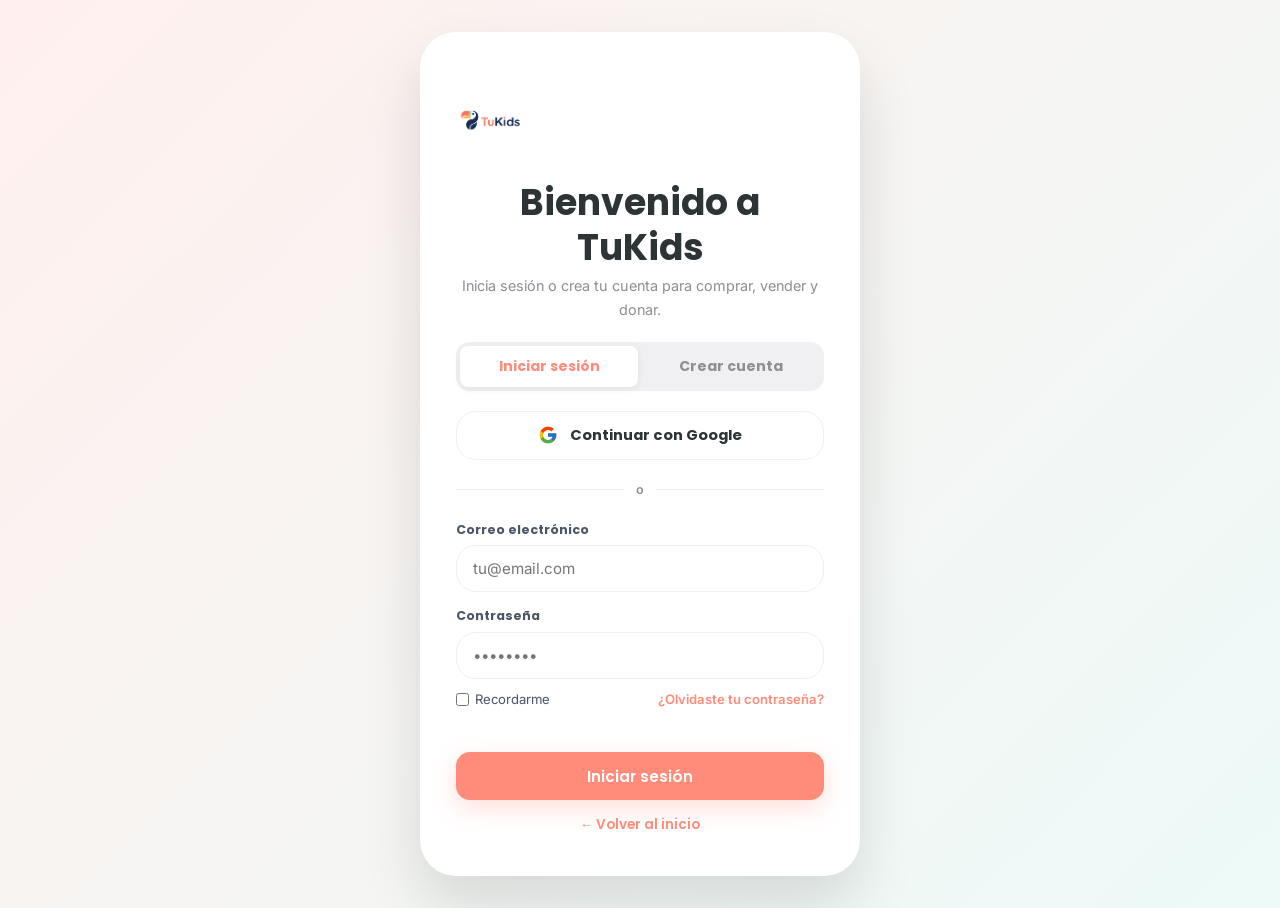
<file: perfil.html>
<!DOCTYPE html>
<html lang="es" data-theme="light">
<head>
  <meta charset="UTF-8"/>
  <meta name="viewport" content="width=device-width, initial-scale=1.0"/>
  <title>Mi Perfil — TuKids</title>
  <meta name="description" content="Dashboard de vendedor TuKids. Métricas, ventas, favoritos y gestión de productos."/>
  <link rel="stylesheet" href="css/styles.css"/>
  <style>
    .profile-hero {
      background: linear-gradient(135deg, var(--coral-bg) 0%, var(--mint-bg) 100%);
      padding: 48px 0 80px; margin-bottom: -56px;
    }
    [data-theme="dark"] .profile-hero { background: linear-gradient(135deg,#2a1e1c 0%, #1a2624 100%); }
    .profile-card {
      background: var(--white); border-radius: var(--r-xl);
      box-shadow: var(--shadow-lg); padding: 28px; position: relative; z-index: 2;
    }
    .profile-avatar {
      width: 80px; height: 80px; border-radius: 50%;
      background: linear-gradient(135deg, var(--coral), var(--coral-dark));
      display: flex; align-items: center; justify-content: center;
      font-size: 2rem; font-weight: 800; color: #fff;
      font-family: var(--font-title); flex-shrink: 0;
      border: 4px solid var(--white); box-shadow: var(--shadow-md);
    }
    .tabs-bar {
      display: flex; gap: 4px; overflow-x: auto; padding-bottom: 2px;
      scrollbar-width: none; border-bottom: 2px solid var(--fog);
      margin-bottom: 28px;
    }
    .tabs-bar::-webkit-scrollbar { display: none; }
    .tab-btn {
      display: inline-flex; align-items: center; gap: 8px;
      padding: 12px 18px; border-radius: var(--r-md) var(--r-md) 0 0;
      font-size: 0.875rem; font-weight: 600; cursor: pointer;
      transition: var(--transition); white-space: nowrap;
      font-family: var(--font-title); color: var(--gray-mid);
      border-bottom: 2px solid transparent; margin-bottom: -2px;
      background: none; border-top: none; border-left: none; border-right: none;
    }
    .tab-btn.active { color: var(--coral); border-bottom-color: var(--coral); }
    .tab-btn:hover { color: var(--coral-dark); }
    .tab-content { display: none; animation: fadeUp 0.3s ease forwards; }
    .tab-content.active { display: block; }
    .metric-card {
      background: var(--white); border-radius: var(--r-xl);
      padding: 20px; box-shadow: var(--shadow-sm);
      display: flex; flex-direction: column; gap: 8px; position: relative; overflow: hidden;
    }
    .metric-card::before {
      content: ''; position: absolute; bottom: -20px; right: -20px;
      width: 80px; height: 80px; border-radius: 50%;
      opacity: 0.08;
    }
    .metric-icon {
      width: 42px; height: 42px; border-radius: var(--r-md);
      display: flex; align-items: center; justify-content: center;
    }
    .metric-val { font-family: var(--font-title); font-size: 1.6rem; font-weight: 800; color: var(--carbon); }
    .metric-label { font-size: 0.83rem; color: var(--gray-mid); }
    .metric-delta { font-size: 0.78rem; font-weight: 600; display: flex; align-items: center; gap: 4px; }
    .delta-up   { color: var(--mint-dark); }
    .delta-down { color: var(--error); }
    .chart-wrap { background: var(--white); border-radius: var(--r-xl); padding: 24px; box-shadow: var(--shadow-sm); }
    .chart-month-labels { display: flex; gap: 8px; font-size: 0.72rem; color: var(--gray-mid); padding-top: 8px; }
    .chart-month-labels span { flex: 1; text-align: center; }
    .product-list-item {
      display: flex; align-items: center; gap: 14px; padding: 16px;
      background: var(--white); border-radius: var(--r-lg); box-shadow: var(--shadow-sm);
      transition: var(--transition); cursor: pointer;
    }
    .product-list-item:hover { box-shadow: var(--shadow-md); transform: translateX(4px); }
    .product-thumb {
      width: 64px; height: 64px; border-radius: var(--r-md);
      object-fit: cover; flex-shrink: 0; background: var(--fog);
      display: flex; align-items: center; justify-content: center; font-size: 1.8rem;
    }
    .order-item {
      display: flex; align-items: center; gap: 14px; padding: 16px;
      background: var(--white); border-radius: var(--r-lg); box-shadow: var(--shadow-sm);
    }
    .tracking-dot {
      width: 12px; height: 12px; border-radius: 50%; flex-shrink: 0;
    }
    .tracking-dot.done { background: var(--mint); }
    .tracking-dot.active { background: var(--coral); animation: pulse-ring 1.5s infinite; }
    .tracking-dot.pending { background: var(--fog); border: 2px solid var(--gray-mid); }
    .review-card { background: var(--white); border-radius: var(--r-xl); padding: 20px; box-shadow: var(--shadow-sm); }

    /* ── LOGIN SHELL ── */
    .login-shell {
      min-height: 100vh; display: flex; align-items: center; justify-content: center;
      background: linear-gradient(135deg, var(--coral-bg) 0%, var(--mint-bg) 100%);
      padding: 32px 20px;
    }
    [data-theme="dark"] .login-shell { background: linear-gradient(135deg,#2a1e1c 0%, #1a2624 100%); }
    .login-card {
      background: var(--white); border-radius: var(--r-2xl, 24px);
      padding: 40px 36px; max-width: 440px; width: 100%;
      box-shadow: 0 30px 60px rgba(0,0,0,.12);
    }
    .login-card h2 { margin-bottom: 4px; }
    .login-tabs {
      display: flex; gap: 4px; background: var(--fog); border-radius: var(--r-md);
      padding: 4px; margin: 20px 0;
    }
    .login-tab {
      flex: 1; padding: 10px 14px; border: none; background: transparent;
      font-family: var(--font-title); font-weight: 700; font-size: 0.88rem;
      color: var(--gray-mid); cursor: pointer; border-radius: var(--r-sm);
      transition: all .2s;
    }
    .login-tab.active { background: var(--white); color: var(--coral); box-shadow: var(--shadow-sm); }
    .lp-lbl { display: block; font-size: .78rem; font-weight: 700; color: var(--carbon-soft); margin: 14px 0 6px; font-family: var(--font-title); }
    .lp-input {
      width: 100%; padding: 13px 16px; border: 1.5px solid var(--fog); border-radius: var(--r-lg);
      font-size: .95rem; font-family: var(--font-body); color: var(--carbon); outline: none;
      transition: border .2s; background: var(--white);
    }
    .lp-input:focus { border-color: var(--coral); }
    .lp-err { color: var(--coral-dark); font-size: .82rem; margin-top: 10px; min-height: 18px; }
    .lp-divider {
      display: flex; align-items: center; gap: 12px; margin: 20px 0;
      color: var(--gray-mid); font-size: .78rem; font-weight: 600;
    }
    .lp-divider::before, .lp-divider::after {
      content: ''; flex: 1; height: 1px; background: var(--fog);
    }
    .btn-google {
      display: flex; align-items: center; justify-content: center; gap: 12px;
      width: 100%; padding: 13px 16px; border: 1.5px solid var(--fog);
      background: var(--white); color: var(--carbon); border-radius: var(--r-lg);
      font-family: var(--font-title); font-weight: 700; font-size: .92rem;
      cursor: pointer; transition: all .2s;
    }
    .btn-google:hover { border-color: var(--carbon-soft); box-shadow: var(--shadow-sm); transform: translateY(-1px); }
    .btn-google svg { flex-shrink: 0; }
    .login-form-panel { display: none; }
    .login-form-panel.active { display: block; }
    .login-link {
      display: block; text-align: center; margin-top: 14px;
      color: var(--coral); font-size: .85rem; font-weight: 600; text-decoration: none;
      font-family: var(--font-title);
    }
    .login-link:hover { color: var(--coral-dark); }
  </style>
  <link rel="icon" type="image/png" href="images/favicon.png">
</head>
<body>

<!-- ═══════════ LOGIN SHELL (visible si no hay sesión) ═══════════ -->
<div class="login-shell" id="loginShell">
  <div class="login-card">
    <div style="text-align:center;margin-bottom:8px;">
      <img src="images/nuevo_logo_oficial.png" alt="TuKids" style="height:100px;"/>
    </div>
    <h2 style="text-align:center;">Bienvenido a TuKids</h2>
    <p style="text-align:center;color:var(--gray-mid);font-size:.9rem;margin-bottom:4px;">Inicia sesión o crea tu cuenta para comprar, vender y donar.</p>

    <!-- Toggle login / register -->
    <div class="login-tabs">
      <button class="login-tab active" data-form="login"    onclick="switchLoginTab(this)">Iniciar sesión</button>
      <button class="login-tab"        data-form="register" onclick="switchLoginTab(this)">Crear cuenta</button>
    </div>

    <!-- ── Google sign-in (compartido) ── -->
    <button class="btn-google" onclick="googleLogin()" aria-label="Continuar con Google">
      <svg width="20" height="20" viewBox="0 0 48 48" aria-hidden="true">
        <path fill="#FFC107" d="M43.611 20.083H42V20H24v8h11.303c-1.649 4.657-6.08 8-11.303 8-6.627 0-12-5.373-12-12s5.373-12 12-12c3.059 0 5.842 1.154 7.961 3.039l5.657-5.657C34.046 6.053 29.268 4 24 4 12.955 4 4 12.955 4 24s8.955 20 20 20 20-8.955 20-20c0-1.341-.138-2.65-.389-3.917z"/>
        <path fill="#FF3D00" d="M6.306 14.691l6.571 4.819C14.655 15.108 18.961 12 24 12c3.059 0 5.842 1.154 7.961 3.039l5.657-5.657C34.046 6.053 29.268 4 24 4 16.318 4 9.656 8.337 6.306 14.691z"/>
        <path fill="#4CAF50" d="M24 44c5.166 0 9.86-1.977 13.409-5.192l-6.19-5.238C29.211 35.091 26.715 36 24 36c-5.202 0-9.619-3.317-11.283-7.946l-6.522 5.025C9.505 39.556 16.227 44 24 44z"/>
        <path fill="#1976D2" d="M43.611 20.083H42V20H24v8h11.303c-.792 2.237-2.231 4.166-4.087 5.571.001-.001.002-.001.003-.002l6.19 5.238C36.971 39.205 44 34 44 24c0-1.341-.138-2.65-.389-3.917z"/>
      </svg>
      Continuar con Google
    </button>

    <div class="lp-divider">o</div>

    <!-- ── LOGIN form ── -->
    <div class="login-form-panel active" id="form-login">
      <label class="lp-lbl" for="liEmail">Correo electrónico</label>
      <input class="lp-input" id="liEmail" type="email" placeholder="tu@email.com" autocomplete="email"/>
      <label class="lp-lbl" for="liPass">Contraseña</label>
      <input class="lp-input" id="liPass" type="password" placeholder="••••••••" autocomplete="current-password"/>
      <div style="display:flex;justify-content:space-between;align-items:center;margin-top:10px;font-size:.82rem;">
        <label style="display:flex;align-items:center;gap:6px;color:var(--carbon-soft);">
          <input type="checkbox" id="liRemember"/> Recordarme
        </label>
        <a href="#" onclick="forgotPass(event)" style="color:var(--coral);font-weight:600;">¿Olvidaste tu contraseña?</a>
      </div>
      <div class="lp-err" id="liErr"></div>
      <button class="btn btn-primary btn-md w-full" style="margin-top:14px;" onclick="emailLogin()">Iniciar sesión</button>
    </div>

    <!-- ── REGISTER form ── -->
    <div class="login-form-panel" id="form-register">
      <label class="lp-lbl" for="rgName">Nombre completo</label>
      <input class="lp-input" id="rgName" type="text" placeholder="María González"/>
      <label class="lp-lbl" for="rgEmail">Correo electrónico</label>
      <input class="lp-input" id="rgEmail" type="email" placeholder="tu@email.com" autocomplete="email"/>
      <label class="lp-lbl" for="rgPass">Crea una contraseña</label>
      <input class="lp-input" id="rgPass" type="password" placeholder="Mínimo 8 caracteres" autocomplete="new-password"/>
      <label style="display:flex;align-items:flex-start;gap:8px;color:var(--carbon-soft);font-size:.82rem;margin-top:12px;line-height:1.4;">
        <input type="checkbox" id="rgTerms" style="margin-top:2px;"/>
        <span>Acepto los <a href="#" style="color:var(--coral);">Términos y condiciones</a> y la <a href="#" style="color:var(--coral);">Política de privacidad</a> de TuKids.</span>
      </label>
      <div class="lp-err" id="rgErr"></div>
      <button class="btn btn-primary btn-md w-full" style="margin-top:14px;" onclick="emailRegister()">Crear mi cuenta</button>
    </div>

    <a href="index.html" class="login-link">← Volver al inicio</a>
  </div>
</div>

<!-- ═══════════ PROFILE SHELL (visible solo con sesión) ═══════════ -->
<div id="profileShell" style="display:none;">

<!-- HEADER -->
<header class="header">
  <div class="container header-inner">
    <a href="index.html" class="logo"><img src="images/nuevo_logo_oficial.png" alt="TuKids Logo"/></a>
    <div style="flex:1;"></div>
    <nav class="header-nav">
      <a href="index.html" class="nav-link">Home</a>
      <a href="explorar.html" class="nav-link">Explorar</a>
      <a href="publicar.html" class="nav-link">Vender</a>
      <a href="perfil.html" class="nav-link active">Mi perfil</a>
    
      <a href="donaciones.html" class="nav-link" style="color:var(--coral);font-weight:700;">❤️ Donaciones</a>
    </nav>
    <div class="header-actions">
      <button id="themeToggle" class="theme-toggle"><div class="toggle-knob"></div></button>
      <a href="publicar.html" class="btn btn-primary btn-sm">+ Publicar</a>
    </div>
  </div>
</header>

<!-- Hero -->
<div class="profile-hero">
  <div class="container">
    <div style="display:flex;align-items:center;gap:20px;flex-wrap:wrap;">
      <div class="profile-avatar">M</div>
      <div style="flex:1;">
        <div style="font-size:0.83rem;color:var(--coral);font-weight:600;font-family:var(--font-title);margin-bottom:4px;">🐦 ¡Hola, buenas!</div>
        <h1 style="font-size:1.8rem;margin-bottom:6px;color:var(--carbon);">María González</h1>
        <div style="display:flex;align-items:center;gap:16px;flex-wrap:wrap;">
          <div style="display:flex;align-items:center;gap:6px;">
            <svg width="16" height="16" viewBox="0 0 24 24" fill="var(--yellow)" stroke="var(--yellow-dark)" stroke-width="1.5"><polygon points="12 2 15.09 8.26 22 9.27 17 14.14 18.18 21.02 12 17.77 5.82 21.02 7 14.14 2 9.27 8.91 8.26 12 2"/></svg>
            <span style="font-weight:700;font-family:var(--font-title);color:var(--carbon);">4.9</span>
            <span style="font-size:0.83rem;color:var(--gray-mid);">· 23 ventas</span>
          </div>
          <span class="level-badge level-silver">🥈 Nivel Plata</span>
          <span style="font-size:0.83rem;color:var(--gray-mid);">Miembro desde Ene 2025</span>
        </div>
      </div>
      <div style="display:flex;gap:10px;flex-shrink:0;">
        <button class="btn btn-outline btn-sm" onclick="showToast('Próximamente','Función en desarrollo','yellow')">
          <svg width="16" height="16" viewBox="0 0 24 24" fill="none" stroke="currentColor" stroke-width="2"><path d="M11 4H4a2 2 0 00-2 2v14a2 2 0 002 2h14a2 2 0 002-2v-7"/><path d="M18.5 2.5a2.121 2.121 0 013 3L12 15l-4 1 1-4 9.5-9.5z"/></svg>
          Editar perfil
        </button>
        <button class="btn btn-ghost btn-sm">
          <svg width="16" height="16" viewBox="0 0 24 24" fill="none" stroke="currentColor" stroke-width="2"><circle cx="12" cy="12" r="3"/><path d="M19.4 15a1.65 1.65 0 00.33 1.82l.06.06a2 2 0 010 2.83 2 2 0 01-2.83 0l-.06-.06a1.65 1.65 0 00-1.82-.33 1.65 1.65 0 00-1 1.51V21a2 2 0 01-2 2 2 2 0 01-2-2v-.09A1.65 1.65 0 009 19.4a1.65 1.65 0 00-1.82.33l-.06.06a2 2 0 01-2.83-2.83l.06-.06A1.65 1.65 0 004.68 15a1.65 1.65 0 00-1.51-1H3a2 2 0 01-2-2 2 2 0 012-2h.09A1.65 1.65 0 004.6 9a1.65 1.65 0 00-.33-1.82l-.06-.06a2 2 0 010-2.83 2 2 0 012.83 0l.06.06A1.65 1.65 0 009 4.68a1.65 1.65 0 001-1.51V3a2 2 0 012-2 2 2 0 012 2v.09a1.65 1.65 0 001 1.51 1.65 1.65 0 001.82-.33l.06-.06a2 2 0 012.83 2.83l-.06.06A1.65 1.65 0 0019.4 9a1.65 1.65 0 001.51 1H21a2 2 0 012 2 2 2 0 01-2 2h-.09a1.65 1.65 0 00-1.51 1z"/></svg>
          Config
        </button>
        <button class="btn btn-ghost btn-sm" onclick="logoutUser()" style="color:var(--coral-dark);">
          <svg width="16" height="16" viewBox="0 0 24 24" fill="none" stroke="currentColor" stroke-width="2"><path d="M9 21H5a2 2 0 01-2-2V5a2 2 0 012-2h4"/><polyline points="16 17 21 12 16 7"/><line x1="21" y1="12" x2="9" y2="12"/></svg>
          Cerrar sesión
        </button>
      </div>
    </div>
  </div>
</div>

<div class="container" style="position:relative;z-index:2;padding-top:0;padding-bottom:80px;">
  <!-- Tabs navigation -->
  <div class="tabs-bar">
    <button class="tab-btn active" onclick="showTab('metrics',this)">
      <svg width="16" height="16" viewBox="0 0 24 24" fill="none" stroke="currentColor" stroke-width="2"><line x1="18" y1="20" x2="18" y2="10"/><line x1="12" y1="20" x2="12" y2="4"/><line x1="6" y1="20" x2="6" y2="14"/></svg>
      Métricas
    </button>
    <button class="tab-btn" onclick="showTab('products',this)">
      <svg width="16" height="16" viewBox="0 0 24 24" fill="none" stroke="currentColor" stroke-width="2"><rect x="3" y="3" width="7" height="7"/><rect x="14" y="3" width="7" height="7"/><rect x="3" y="14" width="7" height="7"/><rect x="14" y="14" width="7" height="7"/></svg>
      Mis productos
    </button>
    <button class="tab-btn" onclick="showTab('orders',this)">
      <svg width="16" height="16" viewBox="0 0 24 24" fill="none" stroke="currentColor" stroke-width="2"><path d="M5 17H3a2 2 0 01-2-2V5a2 2 0 012-2h11a2 2 0 012 2v3m-1.5 4H21l-3 8H9l-3-7.5"/></svg>
      Pedidos
    </button>
    <button class="tab-btn" onclick="showTab('income',this)">
      <svg width="16" height="16" viewBox="0 0 24 24" fill="none" stroke="currentColor" stroke-width="2"><line x1="12" y1="1" x2="12" y2="23"/><path d="M17 5H9.5a3.5 3.5 0 000 7h5a3.5 3.5 0 010 7H6"/></svg>
      Ingresos
    </button>
    <button class="tab-btn" onclick="showTab('tracking',this)">
      <svg width="16" height="16" viewBox="0 0 24 24" fill="none" stroke="currentColor" stroke-width="2"><circle cx="12" cy="12" r="10"/><polyline points="12 6 12 12 16 14"/></svg>
      Tracking
    </button>
    <button class="tab-btn" onclick="showTab('reviews',this)">
      <svg width="16" height="16" viewBox="0 0 24 24" fill="none" stroke="currentColor" stroke-width="2"><polygon points="12 2 15.09 8.26 22 9.27 17 14.14 18.18 21.02 12 17.77 5.82 21.02 7 14.14 2 9.27 8.91 8.26 12 2"/></svg>
      Reseñas
    </button>
    <button class="tab-btn" onclick="showTab('favorites',this)">
      <svg width="16" height="16" viewBox="0 0 24 24" fill="none" stroke="currentColor" stroke-width="2"><path d="M20.84 4.61a5.5 5.5 0 00-7.78 0L12 5.67l-1.06-1.06a5.5 5.5 0 00-7.78 7.78l1.06 1.06L12 21.23l7.78-7.78 1.06-1.06a5.5 5.5 0 000-7.78z"/></svg>
      Favoritos
    </button>
  </div>

  <!-- ── METRICS TAB ── -->
  <div class="tab-content active" id="tab-metrics">
    <!-- Metric cards -->
    <div class="grid grid-4 gap-4" style="margin-bottom:24px;">
      <div class="metric-card">
        <div style="display:flex;align-items:center;justify-content:space-between;">
          <div class="metric-icon" style="background:var(--coral-bg);">
            <svg width="22" height="22" viewBox="0 0 24 24" fill="none" stroke="var(--coral)" stroke-width="2"><line x1="12" y1="1" x2="12" y2="23"/><path d="M17 5H9.5a3.5 3.5 0 000 7h5a3.5 3.5 0 010 7H6"/></svg>
          </div>
          <span class="metric-delta delta-up">▲ +23%</span>
        </div>
        <div class="metric-val">$340K</div>
        <div class="metric-label">Ingresos este mes</div>
      </div>
      <div class="metric-card">
        <div style="display:flex;align-items:center;justify-content:space-between;">
          <div class="metric-icon" style="background:var(--mint-bg);">
            <svg width="22" height="22" viewBox="0 0 24 24" fill="none" stroke="var(--mint-dark)" stroke-width="2"><path d="M5 17H3a2 2 0 01-2-2V5a2 2 0 012-2h11a2 2 0 012 2v3"/></svg>
          </div>
          <span class="metric-delta delta-up">▲ +8</span>
        </div>
        <div class="metric-val">23</div>
        <div class="metric-label">Ventas totales</div>
      </div>
      <div class="metric-card">
        <div style="display:flex;align-items:center;justify-content:space-between;">
          <div class="metric-icon" style="background:var(--yellow-bg);">
            <svg width="22" height="22" viewBox="0 0 24 24" fill="none" stroke="var(--yellow-dark)" stroke-width="2"><path d="M1 12s4-8 11-8 11 8 11 8-4 8-11 8-11-8-11-8z"/><circle cx="12" cy="12" r="3"/></svg>
          </div>
          <span class="metric-delta delta-up">▲ +18%</span>
        </div>
        <div class="metric-val">1,247</div>
        <div class="metric-label">Vistas totales</div>
      </div>
      <div class="metric-card">
        <div style="display:flex;align-items:center;justify-content:space-between;">
          <div class="metric-icon" style="background:var(--lilac-bg);">
            <svg width="22" height="22" viewBox="0 0 24 24" fill="none" stroke="var(--lilac-dark)" stroke-width="2"><path d="M20.84 4.61a5.5 5.5 0 00-7.78 0L12 5.67l-1.06-1.06a5.5 5.5 0 00-7.78 7.78l1.06 1.06L12 21.23l7.78-7.78 1.06-1.06a5.5 5.5 0 000-7.78z"/></svg>
          </div>
          <span class="metric-delta delta-up">▲ +34</span>
        </div>
        <div class="metric-val">187</div>
        <div class="metric-label">Guardados totales</div>
      </div>
    </div>

    <!-- Chart + Top Product -->
    <div style="display:grid;grid-template-columns:2fr 1fr;gap:24px;flex-wrap:wrap;">
      <div class="chart-wrap">
        <div style="display:flex;align-items:center;justify-content:space-between;margin-bottom:20px;">
          <h4>Ventas por mes</h4>
          <select class="sort-select" style="height:36px;font-size:0.83rem;">
            <option>Últimos 6 meses</option>
            <option>Este año</option>
          </select>
        </div>
        <div class="chart-bar" id="salesChart">
          <div class="bar-item" style="height:40%;"></div>
          <div class="bar-item" style="height:55%;"></div>
          <div class="bar-item" style="height:35%;"></div>
          <div class="bar-item" style="height:70%;"></div>
          <div class="bar-item" style="height:60%;"></div>
          <div class="bar-item" style="height:90%;background:linear-gradient(to top,var(--coral),var(--yellow));"></div>
        </div>
        <div class="chart-month-labels">
          <span>Nov</span><span>Dic</span><span>Ene</span><span>Feb</span><span>Mar</span><span>Abr</span>
        </div>
      </div>
      <div style="display:flex;flex-direction:column;gap:16px;">
        <div class="metric-card" style="background:linear-gradient(135deg,var(--coral-bg),var(--yellow-bg));">
          <div style="font-size:0.78rem;font-weight:700;font-family:var(--font-title);color:var(--coral);">🔥 PRODUCTO MÁS VISTO</div>
          <div style="font-family:var(--font-title);font-weight:700;font-size:1rem;color:var(--carbon);margin-top:8px;">Coche Chicco Urban</div>
          <div style="font-size:0.83rem;color:var(--gray-mid);margin-top:6px;">👁️ 234 vistas</div>
          <div style="font-size:0.83rem;color:var(--gray-mid);">❤️ 47 guardados</div>
          <div style="font-size:0.83rem;color:var(--gray-mid);">💬 3 preguntas</div>
        </div>
        <div class="metric-card">
          <div style="font-size:0.78rem;font-weight:700;font-family:var(--font-title);color:var(--mint-dark);">📈 TASA DE CONVERSIÓN</div>
          <div class="metric-val" style="font-size:1.4rem;margin-top:8px;">18.7%</div>
          <div style="width:100%;height:6px;background:var(--fog);border-radius:9999px;margin-top:8px;overflow:hidden;">
            <div style="height:100%;width:18.7%;background:var(--mint);border-radius:9999px;"></div>
          </div>
          <div style="font-size:0.78rem;color:var(--gray-mid);margin-top:6px;">Promedio plataforma: 12%</div>
        </div>
      </div>
    </div>
  </div>

  <!-- ── PRODUCTS TAB ── -->
  <div class="tab-content" id="tab-products">
    <div style="display:flex;align-items:center;justify-content:space-between;margin-bottom:20px;">
      <h4>Mis publicaciones (5)</h4>
      <a href="publicar.html" class="btn btn-primary btn-sm">+ Nuevo producto</a>
    </div>
    <div style="display:flex;flex-direction:column;gap:12px;">
      <div class="product-list-item">
        <div class="product-thumb"><img src="images/stroller.png" alt="" style="width:100%;height:100%;object-fit:cover;border-radius:var(--r-md);"/></div>
        <div style="flex:1;min-width:0;">
          <div style="font-family:var(--font-title);font-weight:600;font-size:0.9rem;color:var(--carbon);">Coche Chicco Urban Plus</div>
          <div style="font-size:0.82rem;color:var(--gray-mid);">$850.000 · Nuevo</div>
        </div>
        <div style="text-align:right;font-size:0.78rem;color:var(--gray-mid);">
          <div>👁️ 234 vistas</div><div>❤️ 47 favs</div>
        </div>
        <span class="badge badge-new" style="margin-left:8px;">Activo</span>
      </div>
      <div class="product-list-item">
        <div class="product-thumb"><img src="images/clothes.png" alt="" style="width:100%;height:100%;object-fit:cover;border-radius:var(--r-md);"/></div>
        <div style="flex:1;min-width:0;">
          <div style="font-family:var(--font-title);font-weight:600;font-size:0.9rem;color:var(--carbon);">Set bodies algodón 0-3m</div>
          <div style="font-size:0.82rem;color:var(--gray-mid);">$78.000 · Nuevo</div>
        </div>
        <div style="text-align:right;font-size:0.78rem;color:var(--gray-mid);">
          <div>👁️ 89 vistas</div><div>❤️ 23 favs</div>
        </div>
        <span class="badge badge-new" style="margin-left:8px;">Activo</span>
      </div>
      <div class="product-list-item">
        <div class="product-thumb"><img src="images/toys.png" alt="" style="width:100%;height:100%;object-fit:cover;border-radius:var(--r-md);"/></div>
        <div style="flex:1;min-width:0;">
          <div style="font-family:var(--font-title);font-weight:600;font-size:0.9rem;color:var(--carbon);">Kit sensorial bebé 0-12m</div>
          <div style="font-size:0.82rem;color:var(--gray-mid);">$145.000 · Nuevo</div>
        </div>
        <div style="text-align:right;font-size:0.78rem;color:var(--gray-mid);">
          <div>👁️ 156 vistas</div><div>❤️ 38 favs</div>
        </div>
        <span class="badge badge-new" style="margin-left:8px;">Activo</span>
      </div>
      <div class="product-list-item" style="opacity:0.65;">
        <div class="product-thumb" style="font-size:1.8rem;">🛏️</div>
        <div style="flex:1;min-width:0;">
          <div style="font-family:var(--font-title);font-weight:600;font-size:0.9rem;color:var(--carbon);">Moisés portátil mimbre</div>
          <div style="font-size:0.82rem;color:var(--gray-mid);">$210.000 · 2da mano</div>
        </div>
        <div style="text-align:right;font-size:0.78rem;color:var(--gray-mid);">
          <div>👁️ 412 vistas</div><div>❤️ 81 favs</div>
        </div>
        <span class="badge badge-used" style="margin-left:8px;">Vendido</span>
      </div>
    </div>
  </div>

  <!-- ── ORDERS TAB ── -->
  <div class="tab-content" id="tab-orders">
    <div style="display:flex;align-items:center;justify-content:space-between;margin-bottom:20px;">
      <h4>Mis pedidos</h4>
      <div style="display:flex;gap:8px;">
        <button class="chip active" onclick="filterOrders('buy',this)">Compras</button>
        <button class="chip" onclick="filterOrders('sell',this)">Ventas</button>
      </div>
    </div>
    <div style="display:flex;flex-direction:column;gap:12px;">
      <div class="card" style="padding:20px;">
        <div style="display:flex;align-items:center;justify-content:space-between;margin-bottom:14px;">
          <div>
            <div style="font-family:var(--font-title);font-weight:700;">Pedido #TK-2847</div>
            <div style="font-size:0.82rem;color:var(--gray-mid);">Hace 2 horas</div>
          </div>
          <a href="tracking.html" class="btn btn-outline btn-sm">Ver tracking</a>
        </div>
        <div style="display:flex;align-items:center;gap:12px;">
          <img src="images/stroller.png" alt="" style="width:56px;height:56px;object-fit:cover;border-radius:var(--r-md);"/>
          <div>
            <div style="font-weight:600;font-size:0.9rem;">Coche Chicco Urban Plus</div>
            <div style="font-size:0.82rem;color:var(--gray-mid);">$850.000 · 1 unidad</div>
          </div>
          <div style="margin-left:auto;">
            <span class="badge" style="background:var(--sky-bg);color:var(--sky-dark);font-size:0.78rem;">🔵 En camino</span>
          </div>
        </div>
      </div>
      <div class="card" style="padding:20px;opacity:0.8;">
        <div style="display:flex;align-items:center;justify-content:space-between;margin-bottom:14px;">
          <div>
            <div style="font-family:var(--font-title);font-weight:700;">Pedido #TK-2641</div>
            <div style="font-size:0.82rem;color:var(--gray-mid);">Hace 3 días</div>
          </div>
          <button class="btn btn-ghost btn-sm" onclick="showToast('Reseña','¡Gracias por calificar!','mint')">Dejar reseña</button>
        </div>
        <div style="display:flex;align-items:center;gap:12px;">
          <img src="images/clothes.png" alt="" style="width:56px;height:56px;object-fit:cover;border-radius:var(--r-md);"/>
          <div>
            <div style="font-weight:600;font-size:0.9rem;">Set bodies algodón 0-3m</div>
            <div style="font-size:0.82rem;color:var(--gray-mid);">$78.000 · 2 unidades</div>
          </div>
          <div style="margin-left:auto;">
            <span class="badge badge-new" style="font-size:0.78rem;">✓ Entregado</span>
          </div>
        </div>
      </div>
    </div>
  </div>

  <!-- ── INCOME TAB ── -->
  <div class="tab-content" id="tab-income">
    <div style="display:grid;grid-template-columns:1fr 1fr 1fr;gap:16px;margin-bottom:24px;">
      <div class="metric-card" style="background:linear-gradient(135deg,var(--mint-bg),var(--sky-bg));">
        <div class="metric-icon" style="background:var(--mint);"><svg width="22" height="22" viewBox="0 0 24 24" fill="none" stroke="#fff" stroke-width="2"><line x1="12" y1="1" x2="12" y2="23"/><path d="M17 5H9.5a3.5 3.5 0 000 7h5a3.5 3.5 0 010 7H6"/></svg></div>
        <div class="metric-val">$1.82M</div>
        <div class="metric-label">Total histórico</div>
      </div>
      <div class="metric-card">
        <div class="metric-icon" style="background:var(--coral-bg);"><svg width="22" height="22" viewBox="0 0 24 24" fill="none" stroke="var(--coral)" stroke-width="2"><rect x="3" y="4" width="18" height="18" rx="2" ry="2"/><line x1="16" y1="2" x2="16" y2="6"/><line x1="8" y1="2" x2="8" y2="6"/><line x1="3" y1="10" x2="21" y2="10"/></svg></div>
        <div class="metric-val text-coral">$340K</div>
        <div class="metric-label">Este mes</div>
        <div class="metric-delta delta-up">▲ +23% vs mes anterior</div>
      </div>
      <div class="metric-card">
        <div class="metric-icon" style="background:var(--yellow-bg);"><svg width="22" height="22" viewBox="0 0 24 24" fill="none" stroke="var(--yellow-dark)" stroke-width="2"><path d="M17 21v-2a4 4 0 00-4-4H5a4 4 0 00-4 4v2"/><circle cx="9" cy="7" r="4"/></svg></div>
        <div class="metric-val">23</div>
        <div class="metric-label">Compradores únicos</div>
      </div>
    </div>
    <div class="chart-wrap">
      <h4 style="margin-bottom:20px;">Ingresos mensuales</h4>
      <div class="chart-bar">
        <div class="bar-item" style="height:35%;background:linear-gradient(to top,var(--coral-light),var(--coral));"></div>
        <div class="bar-item" style="height:55%;background:linear-gradient(to top,var(--coral-light),var(--coral));"></div>
        <div class="bar-item" style="height:40%;background:linear-gradient(to top,var(--coral-light),var(--coral));"></div>
        <div class="bar-item" style="height:65%;background:linear-gradient(to top,var(--coral-light),var(--coral));"></div>
        <div class="bar-item" style="height:50%;background:linear-gradient(to top,var(--coral-light),var(--coral));"></div>
        <div class="bar-item" style="height:85%;background:linear-gradient(to top,var(--yellow),var(--coral));"></div>
      </div>
      <div class="chart-month-labels">
        <span>Nov<br/>$210K</span><span>Dic<br/>$318K</span><span>Ene<br/>$245K</span><span>Feb<br/>$392K</span><span>Mar<br/>$285K</span><span>Abr<br/>$340K</span>
      </div>
    </div>
  </div>

  <!-- ── TRACKING TAB ── -->
  <div class="tab-content" id="tab-tracking">
    <div style="margin-bottom:16px;">
      <h4>Pedido en camino — #TK-2847</h4>
      <p style="font-size:0.83rem;">Juan Carlos · Mensajero TuKids</p>
    </div>
    <!-- TuKids courier status (sin mapa) -->
    <div style="display:flex;align-items:center;gap:14px;padding:18px 20px;background:linear-gradient(135deg,var(--coral-bg),var(--yellow-bg));border:1.5px solid var(--coral-light);border-radius:var(--r-xl);margin-bottom:24px;">
      <div style="width:52px;height:52px;border-radius:50%;background:var(--coral);display:flex;align-items:center;justify-content:center;color:#fff;flex-shrink:0;">
        <svg width="26" height="26" viewBox="0 0 24 24" fill="none" stroke="#fff" stroke-width="2.2"><rect x="1" y="3" width="15" height="13"/><polygon points="16 8 20 8 23 11 23 16 16 16 16 8"/><circle cx="5.5" cy="18.5" r="2.5"/><circle cx="18.5" cy="18.5" r="2.5"/></svg>
      </div>
      <div style="flex:1;">
        <div style="font-family:var(--font-title);font-weight:700;">Juan Carlos · Mensajero TuKids</div>
        <div style="font-size:0.83rem;color:var(--carbon-soft);margin-top:3px;">⏱️ ETA: 4:15 PM · A 2.3 km de tu dirección</div>
      </div>
    </div>
    <!-- Timeline -->
    <div class="card" style="padding:24px;">
      <h5 style="margin-bottom:20px;">Estado del pedido</h5>
      <div style="display:flex;flex-direction:column;gap:0;">
        <div style="display:flex;gap:16px;align-items:flex-start;padding-bottom:20px;border-left:2px solid var(--mint);padding-left:24px;position:relative;">
          <div style="position:absolute;left:-7px;top:0;width:12px;height:12px;border-radius:50%;background:var(--mint);"></div>
          <div style="flex:1;"><div style="font-weight:600;font-family:var(--font-title);">✅ Pedido confirmado</div><div style="font-size:0.83rem;color:var(--gray-mid);">El vendedor recibió tu orden</div></div>
          <div style="font-size:0.82rem;color:var(--gray-mid);white-space:nowrap;">10:23 AM</div>
        </div>
        <div style="display:flex;gap:16px;align-items:flex-start;padding-bottom:20px;border-left:2px solid var(--mint);padding-left:24px;position:relative;">
          <div style="position:absolute;left:-7px;top:0;width:12px;height:12px;border-radius:50%;background:var(--mint);"></div>
          <div style="flex:1;"><div style="font-weight:600;font-family:var(--font-title);">✅ Producto empacado</div><div style="font-size:0.83rem;color:var(--gray-mid);">Listo para el mensajero</div></div>
          <div style="font-size:0.82rem;color:var(--gray-mid);white-space:nowrap;">11:45 AM</div>
        </div>
        <div style="display:flex;gap:16px;align-items:flex-start;padding-bottom:20px;border-left:2px solid var(--mint);padding-left:24px;position:relative;">
          <div style="position:absolute;left:-7px;top:0;width:12px;height:12px;border-radius:50%;background:var(--mint);"></div>
          <div style="flex:1;"><div style="font-weight:600;font-family:var(--font-title);">✅ Entregado a mensajero</div><div style="font-size:0.83rem;color:var(--gray-mid);">Juan Carlos recogió el paquete</div></div>
          <div style="font-size:0.82rem;color:var(--gray-mid);white-space:nowrap;">02:15 PM</div>
        </div>
        <div style="display:flex;gap:16px;align-items:flex-start;padding-bottom:20px;border-left:2px dashed var(--coral);padding-left:24px;position:relative;">
          <div style="position:absolute;left:-7px;top:0;width:12px;height:12px;border-radius:50%;background:var(--coral);animation:pulse-ring 1.5s infinite;"></div>
          <div style="flex:1;">
            <div style="font-weight:600;font-family:var(--font-title);color:var(--coral);">🔵 En camino</div>
            <div style="font-size:0.83rem;color:var(--gray-mid);">Juan Carlos está llevando tu pedido</div>
            <div style="display:flex;gap:8px;margin-top:8px;">
              <button class="btn btn-outline btn-sm" style="height:34px;font-size:0.78rem;" onclick="showToast('Llamando','Conectando con Juan Carlos 📞','mint')">📞 Llamar</button>
              <button class="btn btn-ghost btn-sm" style="height:34px;font-size:0.78rem;" onclick="showToast('Chat','Abriendo chat con Juan Carlos 💬','coral')">💬 Chat</button>
            </div>
          </div>
          <div style="font-size:0.82rem;color:var(--coral);white-space:nowrap;font-weight:600;">03:30 PM</div>
        </div>
        <div style="display:flex;gap:16px;align-items:flex-start;padding-left:24px;position:relative;opacity:0.45;">
          <div style="position:absolute;left:-7px;top:0;width:12px;height:12px;border-radius:50%;background:var(--fog);border:2px solid var(--gray-mid);"></div>
          <div style="flex:1;"><div style="font-weight:600;font-family:var(--font-title);">⚪ Entregado</div><div style="font-size:0.83rem;color:var(--gray-mid);">Estimado: 4:15 PM</div></div>
        </div>
      </div>
    </div>
  </div>

  <!-- ── REVIEWS TAB ── -->
  <div class="tab-content" id="tab-reviews">
    <div style="display:flex;align-items:center;gap:24px;margin-bottom:28px;flex-wrap:wrap;">
      <div style="text-align:center;">
        <div style="font-family:var(--font-title);font-size:3.5rem;font-weight:800;color:var(--carbon);">4.9</div>
        <div style="display:flex;justify-content:center;gap:4px;margin-top:4px;">
          <svg width="18" height="18" viewBox="0 0 24 24" fill="var(--yellow)" stroke="var(--yellow-dark)" stroke-width="1.5"><polygon points="12 2 15.09 8.26 22 9.27 17 14.14 18.18 21.02 12 17.77 5.82 21.02 7 14.14 2 9.27 8.91 8.26 12 2"/></svg>
          <svg width="18" height="18" viewBox="0 0 24 24" fill="var(--yellow)" stroke="var(--yellow-dark)" stroke-width="1.5"><polygon points="12 2 15.09 8.26 22 9.27 17 14.14 18.18 21.02 12 17.77 5.82 21.02 7 14.14 2 9.27 8.91 8.26 12 2"/></svg>
          <svg width="18" height="18" viewBox="0 0 24 24" fill="var(--yellow)" stroke="var(--yellow-dark)" stroke-width="1.5"><polygon points="12 2 15.09 8.26 22 9.27 17 14.14 18.18 21.02 12 17.77 5.82 21.02 7 14.14 2 9.27 8.91 8.26 12 2"/></svg>
          <svg width="18" height="18" viewBox="0 0 24 24" fill="var(--yellow)" stroke="var(--yellow-dark)" stroke-width="1.5"><polygon points="12 2 15.09 8.26 22 9.27 17 14.14 18.18 21.02 12 17.77 5.82 21.02 7 14.14 2 9.27 8.91 8.26 12 2"/></svg>
          <svg width="18" height="18" viewBox="0 0 24 24" fill="var(--yellow)" stroke="var(--yellow-dark)" stroke-width="1.5"><polygon points="12 2 15.09 8.26 22 9.27 17 14.14 18.18 21.02 12 17.77 5.82 21.02 7 14.14 2 9.27 8.91 8.26 12 2"/></svg>
        </div>
        <div style="font-size:0.83rem;color:var(--gray-mid);margin-top:4px;">23 reseñas</div>
      </div>
      <div style="flex:1;display:flex;flex-direction:column;gap:6px;min-width:160px;">
        <div style="display:flex;align-items:center;gap:8px;font-size:0.82rem;">
          <span>5⭐</span>
          <div style="flex:1;height:8px;background:var(--fog);border-radius:9999px;overflow:hidden;"><div style="height:100%;width:78%;background:var(--yellow);border-radius:9999px;"></div></div>
          <span style="color:var(--gray-mid);">18</span>
        </div>
        <div style="display:flex;align-items:center;gap:8px;font-size:0.82rem;">
          <span>4⭐</span>
          <div style="flex:1;height:8px;background:var(--fog);border-radius:9999px;overflow:hidden;"><div style="height:100%;width:17%;background:var(--yellow);border-radius:9999px;"></div></div>
          <span style="color:var(--gray-mid);">4</span>
        </div>
        <div style="display:flex;align-items:center;gap:8px;font-size:0.82rem;">
          <span>3⭐</span>
          <div style="flex:1;height:8px;background:var(--fog);border-radius:9999px;overflow:hidden;"><div style="height:100%;width:4%;background:var(--yellow);border-radius:9999px;"></div></div>
          <span style="color:var(--gray-mid);">1</span>
        </div>
      </div>
    </div>
    <div style="display:flex;flex-direction:column;gap:14px;">
      <div class="review-card">
        <div style="display:flex;align-items:center;justify-content:space-between;margin-bottom:10px;">
          <div style="display:flex;align-items:center;gap:10px;">
            <div class="author-avatar">C</div>
            <div><div style="font-weight:600;font-size:0.9rem;">Carlos Rodríguez</div><div style="font-size:0.75rem;color:var(--gray-mid);">Hace 5 días</div></div>
          </div>
          <div style="display:flex;gap:3px;">⭐⭐⭐⭐⭐</div>
        </div>
        <p style="font-size:0.875rem;">"Coche en perfecto estado, tal cual lo describió. Muy buena comunicación y envío rápido."</p>
      </div>
      <div class="review-card">
        <div style="display:flex;align-items:center;justify-content:space-between;margin-bottom:10px;">
          <div style="display:flex;align-items:center;gap:10px;">
            <div class="author-avatar" style="background:var(--mint-bg);color:var(--mint-dark);">A</div>
            <div><div style="font-weight:600;font-size:0.9rem;">Andrea López</div><div style="font-size:0.75rem;color:var(--gray-mid);">Hace 2 semanas</div></div>
          </div>
          <div style="display:flex;gap:3px;">⭐⭐⭐⭐⭐</div>
        </div>
        <p style="font-size:0.875rem;">"Excelente vendedora, muy amable y responsable. Los bodys llegaron perfectos."</p>
      </div>
    </div>
  </div>

  <!-- ── FAVORITES TAB ── -->
  <div class="tab-content" id="tab-favorites">
    <h4 style="margin-bottom:20px;">Productos guardados (7)</h4>
    <div class="products-grid">
      <div class="card product-card" onclick="location='producto.html'">
        <div class="card-image"><img src="images/crib.png" alt="Cuna"/>
          <button class="fav-btn active" data-id="f1"><svg width="18" height="18" viewBox="0 0 24 24" fill="var(--coral)" stroke="var(--coral)" stroke-width="2" stroke-linecap="round"><path d="M20.84 4.61a5.5 5.5 0 00-7.78 0L12 5.67l-1.06-1.06a5.5 5.5 0 00-7.78 7.78l1.06 1.06L12 21.23l7.78-7.78 1.06-1.06a5.5 5.5 0 000-7.78z"/></svg></button>
          <div class="card-badges"><span class="badge badge-used">♻️</span></div>
        </div>
        <div class="card-body">
          <div class="product-title">Cuna blanca Scandi con colchón</div>
          <div class="price-row"><span class="price-current">$380.000</span><span class="price-original">$750.000</span></div>
          <div class="seller-row"><div class="seller-info"><div class="seller-avatar">C</div><span>Carlos · ⭐ 5.0</span></div></div>
        </div>
      </div>
      <div class="card product-card" onclick="location='producto.html'">
        <div class="card-image"><img src="images/toys.png" alt="Juguetes"/>
          <button class="fav-btn active" data-id="f2"><svg width="18" height="18" viewBox="0 0 24 24" fill="var(--coral)" stroke="var(--coral)" stroke-width="2" stroke-linecap="round"><path d="M20.84 4.61a5.5 5.5 0 00-7.78 0L12 5.67l-1.06-1.06a5.5 5.5 0 00-7.78 7.78l1.06 1.06L12 21.23l7.78-7.78 1.06-1.06a5.5 5.5 0 000-7.78z"/></svg></button>
          <div class="card-badges"><span class="badge badge-new">Nuevo</span></div>
        </div>
        <div class="card-body">
          <div class="product-title">Kit sensorial bebé 0-12m</div>
          <div class="price-row"><span class="price-current">$145.000</span></div>
          <div class="seller-row"><div class="seller-info"><div class="seller-avatar" style="background:var(--mint-bg);color:var(--mint-dark);">B</div><span>BabyShop · ⭐ 4.8</span></div></div>
        </div>
      </div>
    </div>
  </div>
</div>

<!-- MOBILE NAV -->
<nav class="mobile-nav">
  <div class="mobile-nav-inner">
    <a href="index.html" class="mob-nav-item" data-page="index.html"><svg width="22" height="22" viewBox="0 0 24 24" fill="none" stroke="currentColor" stroke-width="2" stroke-linecap="round"><path d="M3 9l9-7 9 7v11a2 2 0 01-2 2H5a2 2 0 01-2-2z"/><polyline points="9 22 9 12 15 12 15 22"/></svg>Home</a>
    <a href="explorar.html" class="mob-nav-item"><svg width="22" height="22" viewBox="0 0 24 24" fill="none" stroke="currentColor" stroke-width="2" stroke-linecap="round"><circle cx="11" cy="11" r="8"/><line x1="21" y1="21" x2="16.65" y2="16.65"/></svg>Buscar</a>
    <a href="publicar.html" class="mob-nav-item mob-nav-publish"><div class="mob-pub-btn"><svg width="24" height="24" viewBox="0 0 24 24" fill="none" stroke="#fff" stroke-width="2.5"><line x1="12" y1="5" x2="12" y2="19"/><line x1="5" y1="12" x2="19" y2="12"/></svg></div>Vender</a>
    <a href="#" class="mob-nav-item"><svg width="22" height="22" viewBox="0 0 24 24" fill="none" stroke="currentColor" stroke-width="2" stroke-linecap="round"><path d="M21 15a2 2 0 01-2 2H7l-4 4V5a2 2 0 012-2h14a2 2 0 012 2z"/></svg>Chat</a>
    <a href="perfil.html" class="mob-nav-item active" data-page="perfil.html"><svg width="22" height="22" viewBox="0 0 24 24" fill="none" stroke="currentColor" stroke-width="2" stroke-linecap="round"><path d="M20 21v-2a4 4 0 00-4-4H8a4 4 0 00-4 4v2"/><circle cx="12" cy="7" r="4"/></svg>Perfil</a>
  </div>
</nav>

</div><!-- /#profileShell -->

<script src="js/app.js"></script>
<script>
/* ════════════════════════════════════════════════════════
   AUTH GATE
   ════════════════════════════════════════════════════════ */
const TK_USER_KEY = 'tk-user';

function getUser()  { try { return JSON.parse(sessionStorage.getItem(TK_USER_KEY) || localStorage.getItem(TK_USER_KEY) || 'null'); } catch (_) { return null; } }
function saveUser(u, remember) {
  const store = remember ? localStorage : sessionStorage;
  store.setItem(TK_USER_KEY, JSON.stringify(u));
  // Limpia el otro storage para no dejar sesiones huérfanas
  (remember ? sessionStorage : localStorage).removeItem(TK_USER_KEY);
}

function switchLoginTab(btn) {
  document.querySelectorAll('.login-tab').forEach(b => b.classList.remove('active'));
  btn.classList.add('active');
  document.querySelectorAll('.login-form-panel').forEach(p => p.classList.remove('active'));
  document.getElementById('form-' + btn.dataset.form).classList.add('active');
}

function emailLogin() {
  const email = document.getElementById('liEmail').value.trim();
  const pass  = document.getElementById('liPass').value;
  const err   = document.getElementById('liErr');
  if (!/^[^\s@]+@[^\s@]+\.[^\s@]+$/.test(email)) { err.textContent = '⚠️ Ingresa un correo válido.'; return; }
  if (pass.length < 6) { err.textContent = '⚠️ La contraseña debe tener al menos 6 caracteres.'; return; }
  err.textContent = '';
  const name = email.split('@')[0].replace(/[._]/g,' ').replace(/\b\w/g, c => c.toUpperCase());
  saveUser({ name, email, provider:'email', initials: name[0].toUpperCase() }, document.getElementById('liRemember').checked);
  enterProfile();
  showToast('¡Bienvenido!', 'Sesión iniciada como ' + email, 'mint');
}

function emailRegister() {
  const name  = document.getElementById('rgName').value.trim();
  const email = document.getElementById('rgEmail').value.trim();
  const pass  = document.getElementById('rgPass').value;
  const ok    = document.getElementById('rgTerms').checked;
  const err   = document.getElementById('rgErr');
  if (name.length < 3) { err.textContent = '⚠️ Ingresa tu nombre completo.'; return; }
  if (!/^[^\s@]+@[^\s@]+\.[^\s@]+$/.test(email)) { err.textContent = '⚠️ Ingresa un correo válido.'; return; }
  if (pass.length < 8) { err.textContent = '⚠️ La contraseña debe tener al menos 8 caracteres.'; return; }
  if (!ok) { err.textContent = '⚠️ Debes aceptar los términos.'; return; }
  err.textContent = '';
  saveUser({ name, email, provider:'email', initials: name[0].toUpperCase() }, true);
  enterProfile();
  showToast('🎉 Cuenta creada', '¡Bienvenido a TuKids, ' + name.split(' ')[0] + '!', 'mint');
}

function googleLogin() {
  // Simulación de OAuth con Google (en producción: usar GIS / Firebase Auth)
  const overlay = document.createElement('div');
  overlay.style.cssText = 'position:fixed;inset:0;background:rgba(0,0,0,.5);backdrop-filter:blur(6px);z-index:9999;display:flex;align-items:center;justify-content:center;';
  overlay.innerHTML = `
    <div style="background:var(--white);border-radius:18px;padding:32px;max-width:380px;width:90%;text-align:center;">
      <div style="font-size:2.4rem;margin-bottom:8px;">🔄</div>
      <div style="font-family:var(--font-title);font-weight:700;font-size:1.05rem;">Conectando con Google...</div>
      <div style="font-size:.83rem;color:var(--gray-mid);margin-top:8px;">Verificando tu cuenta de forma segura.</div>
    </div>`;
  document.body.appendChild(overlay);
  setTimeout(() => {
    overlay.remove();
    const user = {
      name: 'María González',
      email: 'maria.gonzalez@gmail.com',
      provider: 'google',
      initials: 'M',
      avatar: null
    };
    saveUser(user, true);
    enterProfile();
    showToast('¡Bienvenido!', 'Sesión iniciada con Google ✓', 'mint');
  }, 1400);
}

function forgotPass(e) {
  e.preventDefault();
  const email = document.getElementById('liEmail').value.trim() || 'tu correo';
  showToast('📧 Enlace enviado', 'Revisa ' + email + ' para restablecer tu contraseña', 'mint');
}

function enterProfile() {
  const u = getUser(); if (!u) return;
  document.getElementById('loginShell').style.display = 'none';
  document.getElementById('profileShell').style.display = 'block';
  // Personaliza el header del perfil con los datos del usuario
  document.querySelectorAll('.profile-avatar').forEach(el => { el.textContent = (u.initials || u.name[0] || 'U').toUpperCase(); });
  const nameEl = document.querySelector('.profile-hero h1');
  if (nameEl) nameEl.textContent = u.name;
}

function logoutUser() {
  sessionStorage.removeItem(TK_USER_KEY);
  localStorage.removeItem(TK_USER_KEY);
  showToast('Sesión cerrada', '¡Hasta pronto!', 'yellow');
  setTimeout(() => location.reload(), 600);
}

// Init: si hay sesión, salta directo al perfil
(function () {
  if (getUser()) enterProfile();
})();

document.addEventListener('keydown', e => {
  if (e.key === 'Enter' && document.getElementById('loginShell').style.display !== 'none') {
    const active = document.querySelector('.login-form-panel.active')?.id;
    if (active === 'form-login')    emailLogin();
    if (active === 'form-register') emailRegister();
  }
});

/* ════════════════════════════════════════════════════════
   PROFILE TABS (existente)
   ════════════════════════════════════════════════════════ */
function showTab(name, btn) {
  document.querySelectorAll('.tab-content').forEach(t => t.classList.remove('active'));
  document.querySelectorAll('.tab-btn').forEach(b => b.classList.remove('active'));
  document.getElementById('tab-' + name).classList.add('active');
  btn.classList.add('active');
}
function filterOrders(type, btn) {
  document.querySelectorAll('.chip').forEach(c => c.classList.remove('active'));
  btn.classList.add('active');
}
// Animate bars
window.addEventListener('load', () => {
  setTimeout(() => {
    document.querySelectorAll('.bar-item').forEach((b, i) => {
      b.style.transition = `height 0.6s cubic-bezier(0.34, 1.56, 0.64, 1) ${i * 0.08}s`;
    });
  }, 400);
});
</script>
</body>
</html>
</file>
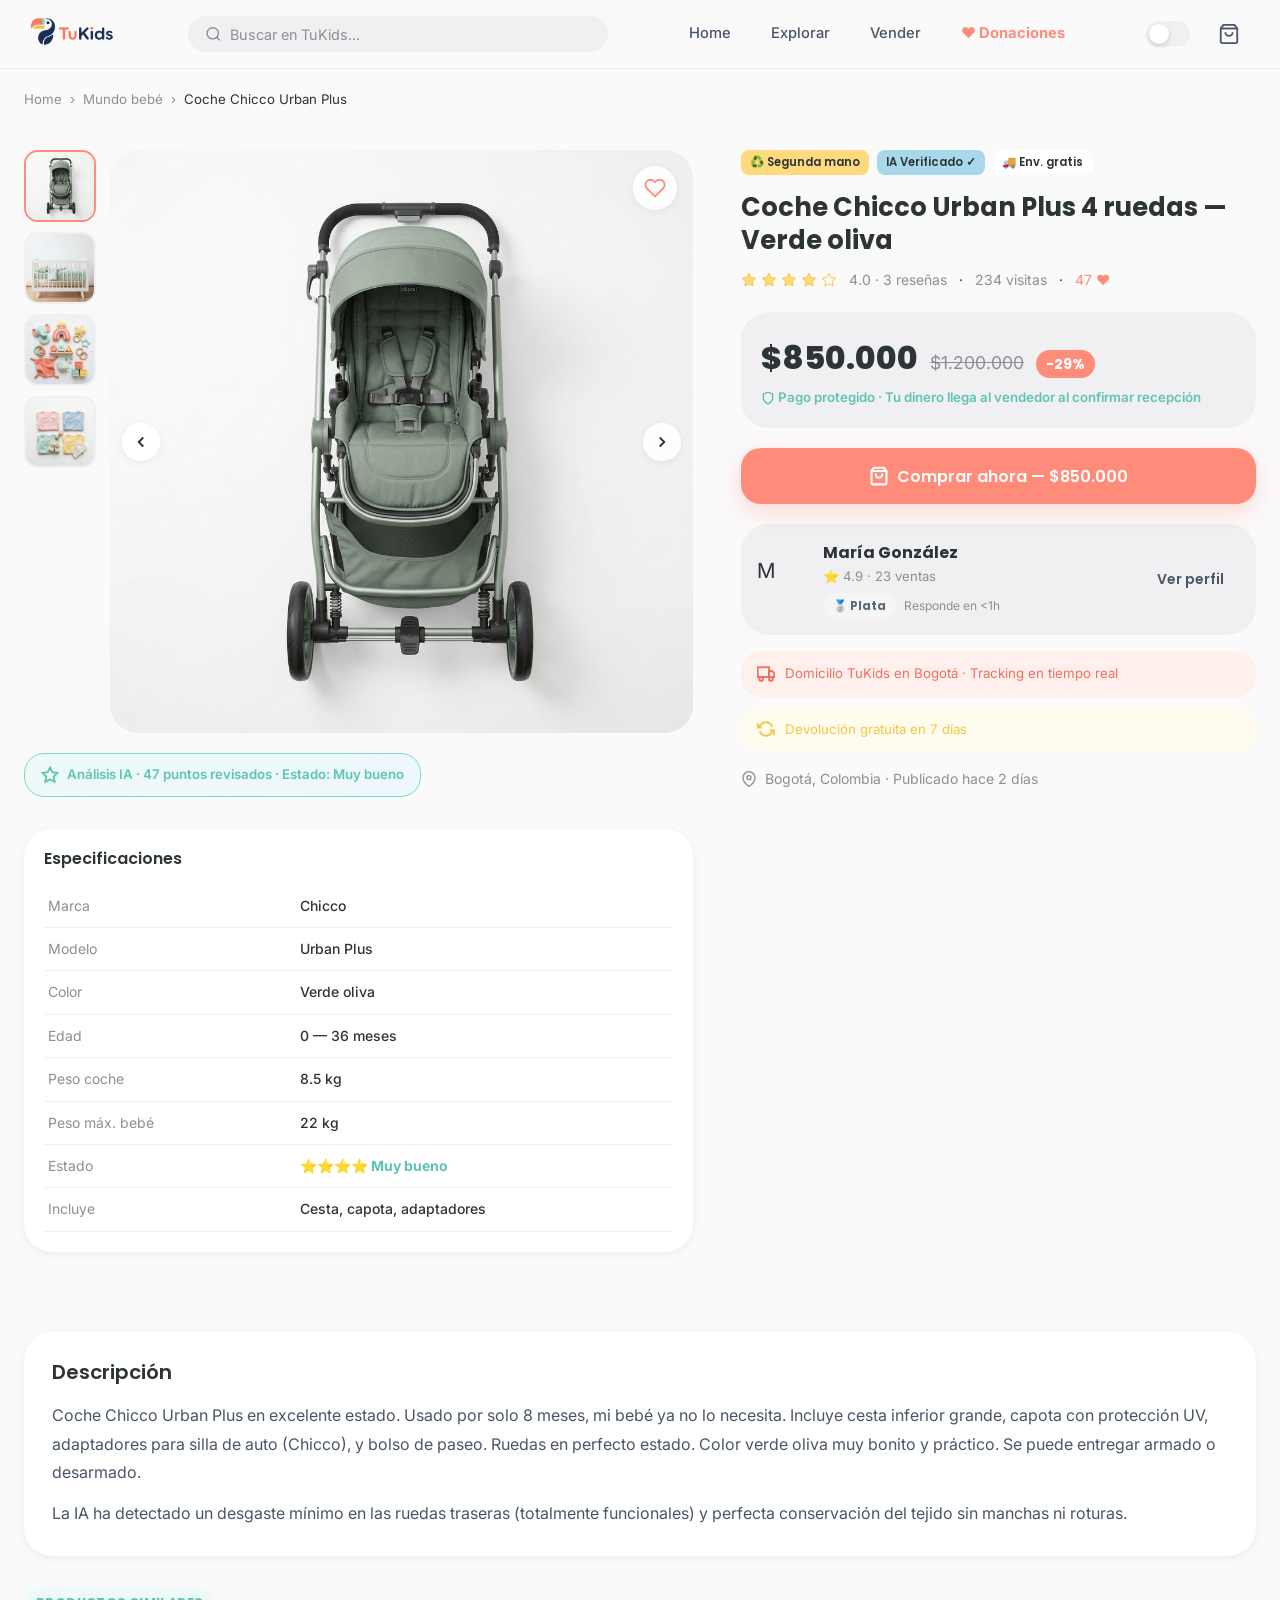
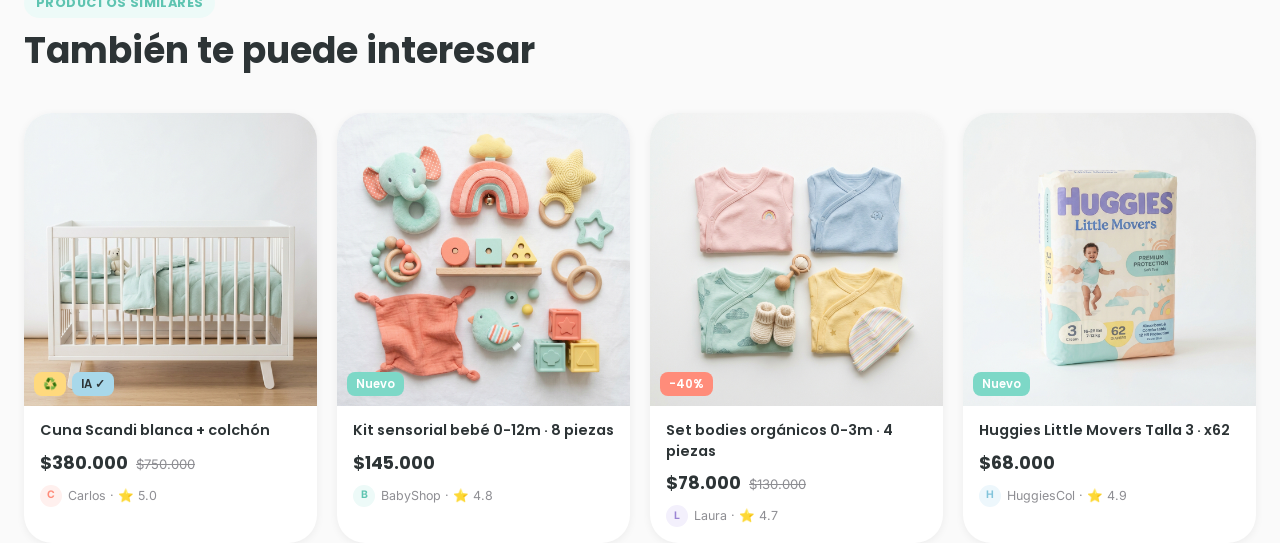
<file: producto.html>
<!DOCTYPE html>
<html lang="es" data-theme="light">
<head>
  <meta charset="UTF-8"/>
  <meta name="viewport" content="width=device-width, initial-scale=1.0"/>
  <title>Coche Chicco Urban Plus — TuKids</title>
  <meta name="description" content="Coche Chicco Urban Plus verde oliva en perfecto estado. Verificado por IA. $850.000 en TuKids."/>
  <link rel="stylesheet" href="css/styles.css"/>
  <style>
    .product-layout { display: grid; grid-template-columns: 1.3fr 1fr; gap: 48px; padding: 40px 0 80px; }
    @media(max-width:900px){ .product-layout { grid-template-columns: 1fr; } }
    /* Gallery */
    .gallery { display: flex; gap: 14px; }
    .gallery-thumbs { display: flex; flex-direction: column; gap: 10px; }
    .gallery-thumb {
      width: 72px; height: 72px; border-radius: var(--r-md);
      border: 2px solid var(--fog); overflow: hidden; cursor: pointer;
      transition: var(--transition);
    }
    .gallery-thumb.active, .gallery-thumb:hover { border-color: var(--coral); }
    .gallery-thumb img { width: 100%; height: 100%; object-fit: cover; }
    .gallery-main {
      flex: 1; border-radius: var(--r-xl); overflow: hidden;
      background: var(--fog); aspect-ratio: 1; position: relative;
    }
    .gallery-main img { width: 100%; height: 100%; object-fit: cover; }
    .gallery-nav {
      position: absolute; top: 50%; transform: translateY(-50%);
      width: 38px; height: 38px; border-radius: 50%;
      background: rgba(255,255,255,0.92); backdrop-filter: blur(10px);
      display: flex; align-items: center; justify-content: center;
      cursor: pointer; transition: var(--transition); box-shadow: var(--shadow-sm);
      border: none;
    }
    .gallery-nav:hover { background: var(--white); box-shadow: var(--shadow-md); }
    .gallery-prev { left: 12px; }
    .gallery-next { right: 12px; }
    /* AI badge */
    .ia-badge {
      display: inline-flex; align-items: center; gap: 8px;
      background: linear-gradient(135deg, var(--mint-bg), var(--sky-bg));
      border: 1.5px solid var(--mint); border-radius: var(--r-lg);
      padding: 10px 16px; font-size: 0.83rem; font-weight: 600;
      color: var(--mint-dark); margin-bottom: 16px;
    }
    /* Price block */
    .price-block { background: var(--fog); border-radius: var(--r-xl); padding: 20px; margin: 20px 0; }
    /* Seller card */
    .seller-card {
      display: flex; align-items: center; gap: 14px;
      background: var(--fog); border-radius: var(--r-xl); padding: 16px;
    }
    /* Guarantee badge */
    .guarantee-badge {
      display: flex; align-items: center; gap: 10px;
      background: linear-gradient(135deg, var(--mint-bg), var(--mint-light));
      border-radius: var(--r-lg); padding: 12px 16px;
      font-size: 0.83rem; color: var(--mint-dark); font-weight: 600;
    }
    /* Specs table */
    .specs-table { width: 100%; border-collapse: collapse; }
    .specs-table tr { border-bottom: 1px solid var(--fog); }
    .specs-table td { padding: 10px 4px; font-size: 0.875rem; }
    .specs-table td:first-child { color: var(--gray-mid); width: 40%; }
    .specs-table td:last-child { font-weight: 500; color: var(--carbon); }
    /* Sticky buy bar mobile */
    .sticky-buy {
      display: none; position: fixed; bottom: 73px; left: 0; right: 0;
      background: var(--white); border-top: 1px solid var(--fog);
      padding: 12px 16px; z-index: 80; gap: 10px;
    }
    @media(max-width:768px){ .sticky-buy { display: flex; } }
  </style>
  <link rel="icon" type="image/png" href="images/favicon.png">
</head>
<body>

<!-- HEADER -->
<header class="header">
  <div class="container header-inner">
    <a href="index.html" class="logo"><img src="images/nuevo_logo_oficial.png" alt="TuKids Logo"/></a>
    <div class="search-bar" style="flex:1;max-width:420px;">
      <svg width="18" height="18" viewBox="0 0 24 24" fill="none" stroke="var(--gray-mid)" stroke-width="2"><circle cx="11" cy="11" r="8"/><line x1="21" y1="21" x2="16.65" y2="16.65"/></svg>
      <input type="text" placeholder="Buscar en TuKids..."/>
    </div>
    <nav class="header-nav">
      <a href="index.html" class="nav-link">Home</a>
      <a href="explorar.html" class="nav-link">Explorar</a>
      <a href="publicar.html" class="nav-link">Vender</a>
    
      <a href="donaciones.html" class="nav-link" style="color:var(--coral);font-weight:700;">❤️ Donaciones</a>
    </nav>
    <div class="header-actions">
      <button id="themeToggle" class="theme-toggle"><div class="toggle-knob"></div></button>
      <a href="checkout.html" style="position:relative;">
        <button class="btn btn-ghost btn-sm" style="position:relative;">
          <svg width="22" height="22" viewBox="0 0 24 24" fill="none" stroke="currentColor" stroke-width="2"><path d="M6 2L3 6v14a2 2 0 002 2h14a2 2 0 002-2V6l-3-4z"/><line x1="3" y1="6" x2="21" y2="6"/><path d="M16 10a4 4 0 01-8 0"/></svg>
          <span class="cart-count" style="position:absolute;top:-6px;right:-6px;width:18px;height:18px;background:var(--coral);color:#fff;border-radius:50%;font-size:0.65rem;font-weight:700;display:none;align-items:center;justify-content:center;font-family:var(--font-title);">0</span>
        </button>
      </a>
    </div>
  </div>
</header>

<!-- Breadcrumb -->
<div class="container" style="padding-top:20px;">
  <div style="display:flex;align-items:center;gap:8px;font-size:0.83rem;color:var(--gray-mid);">
    <a href="index.html" style="color:var(--gray-mid);">Home</a>
    <span>›</span>
    <a href="explorar.html" style="color:var(--gray-mid);">Mundo bebé</a>
    <span>›</span>
    <span style="color:var(--carbon);">Coche Chicco Urban Plus</span>
  </div>
</div>

<!-- PRODUCT LAYOUT -->
<div class="container">
  <div class="product-layout">
    <!-- LEFT: Gallery -->
    <div>
      <div class="gallery">
        <div class="gallery-thumbs">
          <div class="gallery-thumb active" onclick="changeImg(this,'images/stroller.png')">
            <img src="images/stroller.png" alt=""/>
          </div>
          <div class="gallery-thumb" onclick="changeImg(this,'images/crib.png')">
            <img src="images/crib.png" alt=""/>
          </div>
          <div class="gallery-thumb" onclick="changeImg(this,'images/toys.png')">
            <img src="images/toys.png" alt=""/>
          </div>
          <div class="gallery-thumb" onclick="changeImg(this,'images/clothes.png')">
            <img src="images/clothes.png" alt=""/>
          </div>
        </div>
        <div class="gallery-main">
          <img src="images/stroller.png" alt="Coche Chicco" id="mainImg"/>
          <button class="gallery-nav gallery-prev" onclick="prevImg()">
            <svg width="18" height="18" viewBox="0 0 24 24" fill="none" stroke="var(--carbon)" stroke-width="2.5"><polyline points="15 18 9 12 15 6"/></svg>
          </button>
          <button class="gallery-nav gallery-next" onclick="nextImg()">
            <svg width="18" height="18" viewBox="0 0 24 24" fill="none" stroke="var(--carbon)" stroke-width="2.5"><polyline points="9 18 15 12 9 6"/></svg>
          </button>
          <!-- Fav -->
          <button class="fav-btn" data-id="prod-main" style="top:16px;right:16px;width:44px;height:44px;">
            <svg width="22" height="22" viewBox="0 0 24 24" fill="none" stroke="var(--coral)" stroke-width="2"><path d="M20.84 4.61a5.5 5.5 0 00-7.78 0L12 5.67l-1.06-1.06a5.5 5.5 0 00-7.78 7.78l1.06 1.06L12 21.23l7.78-7.78 1.06-1.06a5.5 5.5 0 000-7.78z"/></svg>
          </button>
        </div>
      </div>
      <!-- IA Analysis -->
      <div class="ia-badge" style="margin-top:20px;">
        <svg width="18" height="18" viewBox="0 0 24 24" fill="none" stroke="currentColor" stroke-width="2.5"><polygon points="12 2 15.09 8.26 22 9.27 17 14.14 18.18 21.02 12 17.77 5.82 21.02 7 14.14 2 9.27 8.91 8.26 12 2"/></svg>
        Análisis IA · 47 puntos revisados · Estado: Muy bueno
      </div>
      <!-- Specs -->
      <div class="card" style="padding:20px;margin-top:16px;">
        <h5 style="margin-bottom:16px;">Especificaciones</h5>
        <table class="specs-table">
          <tr><td>Marca</td><td>Chicco</td></tr>
          <tr><td>Modelo</td><td>Urban Plus</td></tr>
          <tr><td>Color</td><td>Verde oliva</td></tr>
          <tr><td>Edad</td><td>0 — 36 meses</td></tr>
          <tr><td>Peso coche</td><td>8.5 kg</td></tr>
          <tr><td>Peso máx. bebé</td><td>22 kg</td></tr>
          <tr><td>Estado</td><td><span style="color:var(--mint-dark);font-weight:700;">⭐⭐⭐⭐ Muy bueno</span></td></tr>
          <tr><td>Incluye</td><td>Cesta, capota, adaptadores</td></tr>
        </table>
      </div>
    </div>

    <!-- RIGHT: Info -->
    <div>
      <!-- Badges -->
      <div style="display:flex;gap:8px;flex-wrap:wrap;margin-bottom:16px;">
        <span class="badge badge-used">♻️ Segunda mano</span>
        <span class="badge badge-verified">IA Verificado ✓</span>
        <span class="badge badge-shipping">🚚 Env. gratis</span>
      </div>

      <h1 style="font-size:1.6rem;margin-bottom:12px;line-height:1.3;">Coche Chicco Urban Plus 4 ruedas — Verde oliva</h1>

      <!-- Rating -->
      <div style="display:flex;align-items:center;gap:12px;margin-bottom:16px;font-size:0.875rem;">
        <div style="display:flex;gap:4px;">
          <svg width="16" height="16" viewBox="0 0 24 24" fill="var(--yellow)" stroke="var(--yellow-dark)" stroke-width="1.5"><polygon points="12 2 15.09 8.26 22 9.27 17 14.14 18.18 21.02 12 17.77 5.82 21.02 7 14.14 2 9.27 8.91 8.26 12 2"/></svg>
          <svg width="16" height="16" viewBox="0 0 24 24" fill="var(--yellow)" stroke="var(--yellow-dark)" stroke-width="1.5"><polygon points="12 2 15.09 8.26 22 9.27 17 14.14 18.18 21.02 12 17.77 5.82 21.02 7 14.14 2 9.27 8.91 8.26 12 2"/></svg>
          <svg width="16" height="16" viewBox="0 0 24 24" fill="var(--yellow)" stroke="var(--yellow-dark)" stroke-width="1.5"><polygon points="12 2 15.09 8.26 22 9.27 17 14.14 18.18 21.02 12 17.77 5.82 21.02 7 14.14 2 9.27 8.91 8.26 12 2"/></svg>
          <svg width="16" height="16" viewBox="0 0 24 24" fill="var(--yellow)" stroke="var(--yellow-dark)" stroke-width="1.5"><polygon points="12 2 15.09 8.26 22 9.27 17 14.14 18.18 21.02 12 17.77 5.82 21.02 7 14.14 2 9.27 8.91 8.26 12 2"/></svg>
          <svg width="16" height="16" viewBox="0 0 24 24" fill="none" stroke="var(--yellow-dark)" stroke-width="1.5"><polygon points="12 2 15.09 8.26 22 9.27 17 14.14 18.18 21.02 12 17.77 5.82 21.02 7 14.14 2 9.27 8.91 8.26 12 2"/></svg>
        </div>
        <span style="color:var(--gray-mid);">4.0 · 3 reseñas</span>
        <span>·</span>
        <span style="color:var(--gray-mid);">234 visitas</span>
        <span>·</span>
        <span style="color:var(--coral);">47 ❤️</span>
      </div>

      <!-- Price block -->
      <div class="price-block">
        <div style="display:flex;align-items:baseline;gap:12px;margin-bottom:4px;">
          <span style="font-family:var(--font-title);font-size:2rem;font-weight:800;color:var(--carbon);">$850.000</span>
          <span style="font-size:1.1rem;color:var(--gray-mid);text-decoration:line-through;">$1.200.000</span>
          <span style="font-size:0.875rem;background:var(--coral);color:#fff;padding:3px 10px;border-radius:9999px;font-weight:700;font-family:var(--font-title);">-29%</span>
        </div>
        <div style="font-size:0.83rem;color:var(--mint-dark);font-weight:600;">
          <svg width="14" height="14" viewBox="0 0 24 24" fill="none" stroke="currentColor" stroke-width="2.5" style="vertical-align:middle;"><path d="M12 22s8-4 8-10V5l-8-3-8 3v7c0 6 8 10 8 10z"/></svg>
          Pago protegido · Tu dinero llega al vendedor al confirmar recepción
        </div>
      </div>

      <!-- CTA buttons -->
      <div style="display:flex;gap:10px;flex-direction:column;margin-bottom:20px;">
        <a href="checkout.html">
          <button id="buyBtn" class="btn btn-primary btn-lg w-full" onclick="addToCartMain()">
            <svg width="20" height="20" viewBox="0 0 24 24" fill="none" stroke="currentColor" stroke-width="2.5" stroke-linecap="round"><path d="M6 2L3 6v14a2 2 0 002 2h14a2 2 0 002-2V6l-3-4z"/><line x1="3" y1="6" x2="21" y2="6"/><path d="M16 10a4 4 0 01-8 0"/></svg>
            Comprar ahora — $850.000
          </button>
        </a>
      </div>

      <!-- Seller info -->
      <div class="seller-card">
        <div class="profile-avatar" style="width:52px;height:52px;font-size:1.3rem;flex-shrink:0;">M</div>
        <div style="flex:1;">
          <div style="font-weight:700;font-family:var(--font-title);">María González</div>
          <div style="font-size:0.82rem;color:var(--gray-mid);">⭐ 4.9 · 23 ventas</div>
          <div style="display:flex;align-items:center;gap:8px;margin-top:6px;">
            <span class="level-badge level-silver">🥈 Plata</span>
            <span style="font-size:0.75rem;color:var(--gray-mid);">Responde en &lt;1h</span>
          </div>
        </div>
        <button class="btn btn-ghost btn-sm" onclick="location='perfil.html'">Ver perfil</button>
      </div>

      <!-- Trust badges -->
      <div style="display:flex;flex-direction:column;gap:10px;margin-top:16px;">
        <div style="display:flex;align-items:center;gap:10px;background:var(--coral-bg);border-radius:var(--r-lg);padding:12px 16px;font-size:0.83rem;color:var(--coral-dark);">
          <svg width="18" height="18" viewBox="0 0 24 24" fill="none" stroke="currentColor" stroke-width="2.5"><rect x="1" y="3" width="15" height="13"/><polygon points="16 8 20 8 23 11 23 16 16 16 16 8"/><circle cx="5.5" cy="18.5" r="2.5"/><circle cx="18.5" cy="18.5" r="2.5"/></svg>
          Domicilio TuKids en Bogotá · Tracking en tiempo real
        </div>
        <div style="display:flex;align-items:center;gap:10px;background:var(--yellow-bg);border-radius:var(--r-lg);padding:12px 16px;font-size:0.83rem;color:var(--yellow-dark);">
          <svg width="18" height="18" viewBox="0 0 24 24" fill="none" stroke="currentColor" stroke-width="2.5"><polyline points="1 4 1 10 7 10"/><polyline points="23 20 23 14 17 14"/><path d="M20.49 9A9 9 0 005.64 5.64L1 10m22 4l-4.64 4.36A9 9 0 013.51 15"/></svg>
          Devolución gratuita en 7 días
        </div>
      </div>

      <!-- Location -->
      <div style="display:flex;align-items:center;gap:8px;margin-top:16px;font-size:0.875rem;color:var(--gray-mid);">
        <svg width="16" height="16" viewBox="0 0 24 24" fill="none" stroke="var(--gray-mid)" stroke-width="2"><path d="M21 10c0 7-9 13-9 13s-9-6-9-13a9 9 0 0118 0z"/><circle cx="12" cy="10" r="3"/></svg>
        Bogotá, Colombia · Publicado hace 2 días
      </div>
    </div>
  </div>

  <!-- Description -->
  <div class="card" style="padding:28px;margin-bottom:32px;">
    <h4 style="margin-bottom:16px;">Descripción</h4>
    <p style="line-height:1.8;">Coche Chicco Urban Plus en excelente estado. Usado por solo 8 meses, mi bebé ya no lo necesita. Incluye cesta inferior grande, capota con protección UV, adaptadores para silla de auto (Chicco), y bolso de paseo. Ruedas en perfecto estado. Color verde oliva muy bonito y práctico. Se puede entregar armado o desarmado.</p>
    <p style="margin-top:12px;line-height:1.8;">La IA ha detectado un desgaste mínimo en las ruedas traseras (totalmente funcionales) y perfecta conservación del tejido sin manchas ni roturas.</p>
  </div>

  <!-- Similar products -->
  <div>
    <div class="section-header">
      <div>
        <div class="section-label mint">Productos similares</div>
        <h2>También te puede interesar</h2>
      </div>
    </div>
    <div class="products-grid">
      <div class="card product-card" onclick="location='producto.html'">
        <div class="card-image"><img src="images/crib.png" alt="Cuna"/>
          <button class="fav-btn" data-id="sim1"><svg width="18" height="18" viewBox="0 0 24 24" fill="none" stroke="var(--coral)" stroke-width="2" stroke-linecap="round"><path d="M20.84 4.61a5.5 5.5 0 00-7.78 0L12 5.67l-1.06-1.06a5.5 5.5 0 00-7.78 7.78l1.06 1.06L12 21.23l7.78-7.78 1.06-1.06a5.5 5.5 0 000-7.78z"/></svg></button>
          <div class="card-badges"><span class="badge badge-used">♻️</span><span class="badge badge-verified">IA ✓</span></div>
        </div>
        <div class="card-body">
          <div class="product-title">Cuna Scandi blanca + colchón</div>
          <div class="price-row"><span class="price-current">$380.000</span><span class="price-original">$750.000</span></div>
          <div class="seller-row"><div class="seller-info"><div class="seller-avatar">C</div><span>Carlos · ⭐ 5.0</span></div></div>
        </div>
      </div>
      <div class="card product-card" onclick="location='producto.html'">
        <div class="card-image"><img src="images/toys.png" alt="Juguetes"/>
          <button class="fav-btn" data-id="sim2"><svg width="18" height="18" viewBox="0 0 24 24" fill="none" stroke="var(--coral)" stroke-width="2" stroke-linecap="round"><path d="M20.84 4.61a5.5 5.5 0 00-7.78 0L12 5.67l-1.06-1.06a5.5 5.5 0 00-7.78 7.78l1.06 1.06L12 21.23l7.78-7.78 1.06-1.06a5.5 5.5 0 000-7.78z"/></svg></button>
          <div class="card-badges"><span class="badge badge-new">Nuevo</span></div>
        </div>
        <div class="card-body">
          <div class="product-title">Kit sensorial bebé 0-12m · 8 piezas</div>
          <div class="price-row"><span class="price-current">$145.000</span></div>
          <div class="seller-row"><div class="seller-info"><div class="seller-avatar" style="background:var(--mint-bg);color:var(--mint-dark);">B</div><span>BabyShop · ⭐ 4.8</span></div></div>
        </div>
      </div>
      <div class="card product-card" onclick="location='producto.html'">
        <div class="card-image"><img src="images/clothes.png" alt="Ropa"/>
          <button class="fav-btn" data-id="sim3"><svg width="18" height="18" viewBox="0 0 24 24" fill="none" stroke="var(--coral)" stroke-width="2" stroke-linecap="round"><path d="M20.84 4.61a5.5 5.5 0 00-7.78 0L12 5.67l-1.06-1.06a5.5 5.5 0 00-7.78 7.78l1.06 1.06L12 21.23l7.78-7.78 1.06-1.06a5.5 5.5 0 000-7.78z"/></svg></button>
          <div class="card-badges"><span class="badge badge-promo">-40%</span></div>
        </div>
        <div class="card-body">
          <div class="product-title">Set bodies orgánicos 0-3m · 4 piezas</div>
          <div class="price-row"><span class="price-current">$78.000</span><span class="price-original">$130.000</span></div>
          <div class="seller-row"><div class="seller-info"><div class="seller-avatar" style="background:var(--lilac-bg);color:var(--lilac-dark);">L</div><span>Laura · ⭐ 4.7</span></div></div>
        </div>
      </div>
      <div class="card product-card" onclick="location='producto.html'">
        <div class="card-image"><img src="images/diapers.png" alt="Pañales"/>
          <button class="fav-btn" data-id="sim4"><svg width="18" height="18" viewBox="0 0 24 24" fill="none" stroke="var(--coral)" stroke-width="2" stroke-linecap="round"><path d="M20.84 4.61a5.5 5.5 0 00-7.78 0L12 5.67l-1.06-1.06a5.5 5.5 0 00-7.78 7.78l1.06 1.06L12 21.23l7.78-7.78 1.06-1.06a5.5 5.5 0 000-7.78z"/></svg></button>
          <div class="card-badges"><span class="badge badge-new">Nuevo</span></div>
        </div>
        <div class="card-body">
          <div class="product-title">Huggies Little Movers Talla 3 · x62</div>
          <div class="price-row"><span class="price-current">$68.000</span></div>
          <div class="seller-row"><div class="seller-info"><div class="seller-avatar" style="background:var(--sky-bg);color:var(--sky-dark);">H</div><span>HuggiesCol · ⭐ 4.9</span></div></div>
        </div>
      </div>
    </div>
  </div>
</div>

<!-- Sticky mobile buy bar -->
<div class="sticky-buy">
  <div style="flex:1;">
    <div style="font-family:var(--font-title);font-size:1.1rem;font-weight:800;color:var(--carbon);">$850.000</div>
    <div style="font-size:0.75rem;color:var(--gray-mid);">Coche Chicco Urban Plus</div>
  </div>
  <a href="checkout.html"><button class="btn btn-primary btn-md" onclick="addToCartMain()">Comprar</button></a>
</div>

<!-- MOBILE NAV -->
<nav class="mobile-nav">
  <div class="mobile-nav-inner">
    <a href="index.html" class="mob-nav-item"><svg width="22" height="22" viewBox="0 0 24 24" fill="none" stroke="currentColor" stroke-width="2" stroke-linecap="round"><path d="M3 9l9-7 9 7v11a2 2 0 01-2 2H5a2 2 0 01-2-2z"/><polyline points="9 22 9 12 15 12 15 22"/></svg>Home</a>
    <a href="explorar.html" class="mob-nav-item"><svg width="22" height="22" viewBox="0 0 24 24" fill="none" stroke="currentColor" stroke-width="2" stroke-linecap="round"><circle cx="11" cy="11" r="8"/><line x1="21" y1="21" x2="16.65" y2="16.65"/></svg>Buscar</a>
    <a href="publicar.html" class="mob-nav-item mob-nav-publish"><div class="mob-pub-btn"><svg width="24" height="24" viewBox="0 0 24 24" fill="none" stroke="#fff" stroke-width="2.5"><line x1="12" y1="5" x2="12" y2="19"/><line x1="5" y1="12" x2="19" y2="12"/></svg></div>Vender</a>
    <a href="#" class="mob-nav-item"><svg width="22" height="22" viewBox="0 0 24 24" fill="none" stroke="currentColor" stroke-width="2" stroke-linecap="round"><path d="M21 15a2 2 0 01-2 2H7l-4 4V5a2 2 0 012-2h14a2 2 0 012 2z"/></svg>Chat</a>
    <a href="perfil.html" class="mob-nav-item"><svg width="22" height="22" viewBox="0 0 24 24" fill="none" stroke="currentColor" stroke-width="2" stroke-linecap="round"><path d="M20 21v-2a4 4 0 00-4-4H8a4 4 0 00-4 4v2"/><circle cx="12" cy="7" r="4"/></svg>Perfil</a>
  </div>
</nav>

<script src="js/app.js"></script>
<script>
const galleryImages = ['images/stroller.png','images/crib.png','images/toys.png','images/clothes.png'];
let currentImg = 0;
function changeImg(thumb, src) {
  document.querySelectorAll('.gallery-thumb').forEach(t => t.classList.remove('active'));
  thumb.classList.add('active');
  const mainImg = document.getElementById('mainImg');
  mainImg.style.opacity = '0';
  setTimeout(() => { mainImg.src = src; mainImg.style.opacity = '1'; }, 150);
  mainImg.style.transition = 'opacity 0.15s ease';
  currentImg = galleryImages.indexOf(src);
}
function nextImg() {
  currentImg = (currentImg + 1) % galleryImages.length;
  document.getElementById('mainImg').src = galleryImages[currentImg];
  document.querySelectorAll('.gallery-thumb').forEach((t,i) => t.classList.toggle('active', i === currentImg));
}
function prevImg() {
  currentImg = (currentImg - 1 + galleryImages.length) % galleryImages.length;
  document.getElementById('mainImg').src = galleryImages[currentImg];
  document.querySelectorAll('.gallery-thumb').forEach((t,i) => t.classList.toggle('active', i === currentImg));
}
function addToCartMain() {
  addToCart({ id: 'chicco-urban', name: 'Coche Chicco Urban Plus', price: 850000 });
}
</script>
</body>
</html>
</file>
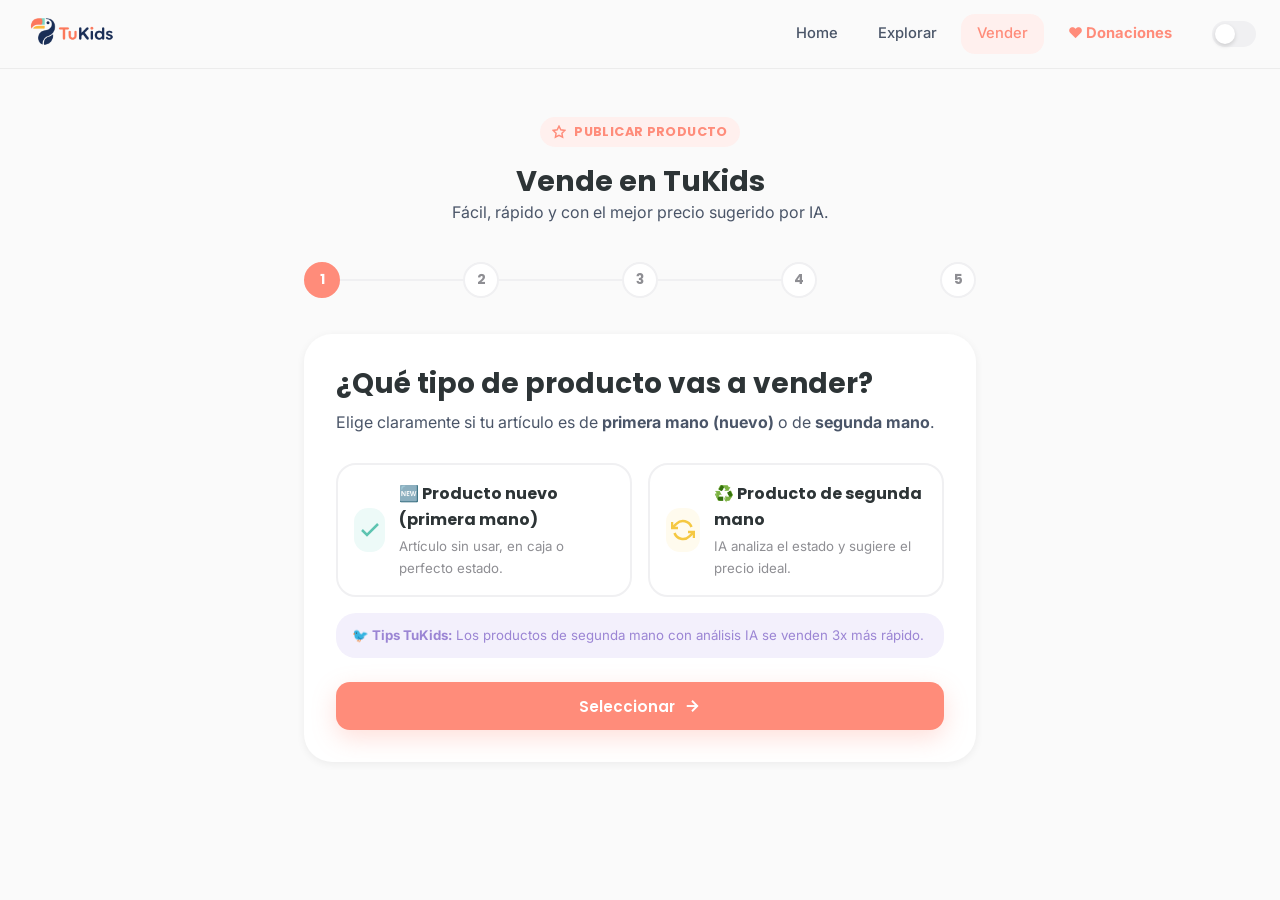
<file: publicar.html>
<!DOCTYPE html>
<html lang="es" data-theme="light">
<head>
  <meta charset="UTF-8"/>
  <meta name="viewport" content="width=device-width, initial-scale=1.0"/>
  <title>Publicar en TuKids — Vende con IA</title>
  <meta name="description" content="Publica tu producto en TuKids. La IA analiza el estado y sugiere el precio ideal para productos de segunda mano."/>
  <link rel="stylesheet" href="css/styles.css"/>
  <style>
    .publish-wrap { max-width: 720px; margin: 0 auto; padding: 48px 24px 100px; }
    .photo-zone {
      border: 2.5px dashed var(--coral-light); border-radius: var(--r-xl);
      padding: 40px 24px; text-align: center; cursor: pointer;
      transition: var(--transition); background: var(--coral-bg);
      position: relative;
    }
    .photo-zone:hover { border-color: var(--coral); background: #FFE8E5; }
    .photo-zone input[type="file"] { position: absolute; inset: 0; opacity: 0; cursor: pointer; }
    .photo-grid { display: grid; grid-template-columns: repeat(3,1fr); gap: 12px; margin-top: 16px; }
    .photo-slot {
      aspect-ratio: 1; border-radius: var(--r-lg); overflow: hidden;
      background: var(--fog); display: flex; align-items: center;
      justify-content: center; border: 2px dashed var(--fog);
      cursor: pointer; transition: var(--transition); position: relative;
    }
    .photo-slot.filled { border-color: var(--mint); }
    .photo-slot img { width: 100%; height: 100%; object-fit: cover; }
    .photo-slot .slot-label {
      position: absolute; bottom: 0; left: 0; right: 0;
      background: rgba(0,0,0,0.55); color: #fff;
      font-size: 0.72rem; font-weight: 600; padding: 5px;
      text-align: center; font-family: var(--font-title);
    }
    .ia-result {
      background: linear-gradient(135deg, var(--mint-bg), var(--sky-bg));
      border: 1.5px solid var(--mint); border-radius: var(--r-xl);
      padding: 28px; margin-top: 20px;
    }
    .ia-state-stars { display: flex; gap: 6px; margin: 12px 0; }
    .ia-star { font-size: 1.4rem; }
    .ia-price-range {
      display: flex; gap: 12px; margin-top: 16px; flex-wrap: wrap;
    }
    .ia-price-option {
      flex: 1; min-width: 100px; padding: 14px; text-align: center;
      border-radius: var(--r-lg); border: 2px solid var(--fog);
      background: var(--white); cursor: pointer; transition: var(--transition);
    }
    .ia-price-option.selected { border-color: var(--coral); background: var(--coral-bg); }
    .ia-price-option .price-label { font-size: 0.75rem; color: var(--gray-mid); margin-bottom: 4px; }
    .ia-price-option .price-val { font-family: var(--font-title); font-weight: 700; font-size: 1.1rem; color: var(--carbon); }
    .loading-ia {
      display: flex; flex-direction: column; align-items: center; gap: 16px;
      padding: 32px; background: var(--fog); border-radius: var(--r-xl);
      margin-top: 20px;
    }
    .ia-spinner {
      width: 48px; height: 48px; border-radius: 50%;
      border: 4px solid var(--mint-light);
      border-top-color: var(--mint);
      animation: spin 0.9s linear infinite;
    }
    .step-panel { display: none; }
    .step-panel.active { display: block; animation: fadeUp 0.35s ease forwards; }
    .form-row { display: grid; grid-template-columns: 1fr 1fr; gap: 16px; }
    @media(max-width: 600px) { .form-row { grid-template-columns: 1fr; } }
    .ship-option {
      display: flex; align-items: center; gap: 14px; padding: 16px;
      border: 2px solid var(--fog); border-radius: var(--r-lg); cursor: pointer;
      transition: var(--transition); background: var(--white);
    }
    .ship-option.selected { border-color: var(--coral); background: var(--coral-bg); }
    .ship-icon { width: 44px; height: 44px; border-radius: var(--r-md); display: flex; align-items: center; justify-content: center; }
    .success-screen {
      text-align: center; padding: 60px 24px;
      display: flex; flex-direction: column; align-items: center; gap: 20px;
    }
    .success-icon {
      width: 96px; height: 96px; border-radius: 50%;
      background: linear-gradient(135deg, var(--mint-bg), var(--mint));
      display: flex; align-items: center; justify-content: center;
      animation: scaleIn 0.5s cubic-bezier(0.34,1.56,0.64,1) forwards;
    }
  </style>
  <link rel="icon" type="image/png" href="images/favicon.png">
</head>
<body>

<!-- HEADER -->
<header class="header">
  <div class="container header-inner">
    <a href="index.html" class="logo"><img src="images/nuevo_logo_oficial.png" alt="TuKids Logo"/></a>
    <div style="flex:1;"></div>
    <nav class="header-nav">
      <a href="index.html" class="nav-link">Home</a>
      <a href="explorar.html" class="nav-link">Explorar</a>
      <a href="publicar.html" class="nav-link active">Vender</a>
    
      <a href="donaciones.html" class="nav-link" style="color:var(--coral);font-weight:700;">❤️ Donaciones</a>
    </nav>
    <div class="header-actions">
      <button id="themeToggle" class="theme-toggle"><div class="toggle-knob"></div></button>
    </div>
  </div>
</header>

<div class="publish-wrap">
  <!-- Header -->
  <div style="text-align:center;margin-bottom:36px;" class="animate-fade-up">
    <div class="section-label" style="margin:0 auto 16px;width:fit-content;">
      <svg width="14" height="14" viewBox="0 0 24 24" fill="none" stroke="currentColor" stroke-width="2.5"><polygon points="12 2 15.09 8.26 22 9.27 17 14.14 18.18 21.02 12 17.77 5.82 21.02 7 14.14 2 9.27 8.91 8.26 12 2"/></svg>
      Publicar producto
    </div>
    <h1 style="font-size:1.8rem;">Vende en TuKids</h1>
    <p>Fácil, rápido y con el mejor precio sugerido por IA.</p>
  </div>

  <!-- Steps -->
  <div class="steps" id="stepsBar">
    <div class="step-item">
      <div class="step-circle active" id="sc1">1</div>
      <div class="step-line" id="sl1"></div>
    </div>
    <div class="step-item">
      <div class="step-circle" id="sc2">2</div>
      <div class="step-line" id="sl2"></div>
    </div>
    <div class="step-item">
      <div class="step-circle" id="sc3">3</div>
      <div class="step-line" id="sl3"></div>
    </div>
    <div class="step-item">
      <div class="step-circle" id="sc4">4</div>
      <div class="step-line" id="sl4" style="display:none;"></div>
    </div>
    <div class="step-item" style="flex:0;">
      <div class="step-circle" id="sc5">5</div>
    </div>
  </div>

  <!-- ─── STEP 1: Type ─── -->
  <div class="step-panel active" id="step1">
    <div class="card" style="padding:32px;">
      <h3 style="margin-bottom:8px;">¿Qué tipo de producto vas a vender?</h3>
      <p style="margin-bottom:28px;">Elige claramente si tu artículo es de <strong>primera mano (nuevo)</strong> o de <strong>segunda mano</strong>.</p>
      <div style="display:grid;grid-template-columns:1fr 1fr;gap:16px;">
        <div class="ship-option" id="opt-new" onclick="selectType('new')">
          <div class="ship-icon" style="background:var(--mint-bg);">
            <svg width="24" height="24" viewBox="0 0 24 24" fill="none" stroke="var(--mint-dark)" stroke-width="2.5"><polyline points="20 6 9 17 4 12"/></svg>
          </div>
          <div>
            <div style="font-weight:700;font-family:var(--font-title);">🆕 Producto nuevo (primera mano)</div>
            <div style="font-size:0.83rem;color:var(--gray-mid);margin-top:4px;">Artículo sin usar, en caja o perfecto estado.</div>
          </div>
        </div>
        <div class="ship-option" id="opt-used" onclick="selectType('used')">
          <div class="ship-icon" style="background:var(--yellow-bg);">
            <svg width="24" height="24" viewBox="0 0 24 24" fill="none" stroke="var(--yellow-dark)" stroke-width="2.5"><polyline points="1 4 1 10 7 10"/><polyline points="23 20 23 14 17 14"/><path d="M20.49 9A9 9 0 005.64 5.64L1 10m22 4l-4.64 4.36A9 9 0 013.51 15"/></svg>
          </div>
          <div>
            <div style="font-weight:700;font-family:var(--font-title);">♻️ Producto de segunda mano</div>
            <div style="font-size:0.83rem;color:var(--gray-mid);margin-top:4px;">IA analiza el estado y sugiere el precio ideal.</div>
          </div>
        </div>
      </div>
      <div style="margin-top:16px;padding:12px 16px;background:var(--lilac-bg);border-radius:var(--r-lg);font-size:0.83rem;color:var(--lilac-dark);">
        <strong>🐦 Tips TuKids:</strong> Los productos de segunda mano con análisis IA se venden 3x más rápido.
      </div>
      <button class="btn btn-primary btn-md w-full" style="margin-top:24px;" onclick="trySelectType()" id="btnStep1">
        Seleccionar
        <svg width="18" height="18" viewBox="0 0 24 24" fill="none" stroke="currentColor" stroke-width="2.5"><line x1="5" y1="12" x2="19" y2="12"/><polyline points="12 5 19 12 12 19"/></svg>
      </button>
    </div>
  </div>

  <!-- ─── STEP 2: Photos & IA ─── -->
  <div class="step-panel" id="step2">
    <div class="card" style="padding:32px;" id="step2card">
      <h3 style="margin-bottom:8px;" id="step2title">Sube fotos del producto</h3>
      <p id="step2desc">Guíate con las siluetas para cada foto.</p>
      <div class="photo-grid" style="margin-top:24px;">
        <div class="photo-slot" id="slot1" onclick="simulatePhoto(1)">
          <div style="text-align:center;padding:12px;">
            <svg width="32" height="32" viewBox="0 0 24 24" fill="none" stroke="var(--gray-mid)" stroke-width="1.5"><rect x="3" y="3" width="18" height="18" rx="2" ry="2"/><circle cx="8.5" cy="8.5" r="1.5"/><polyline points="21 15 16 10 5 21"/></svg>
            <div style="font-size:0.75rem;color:var(--gray-mid);margin-top:6px;font-weight:600;">📸 FOTO FRONTAL</div>
          </div>
          <div class="slot-label">Vista delantera</div>
        </div>
        <div class="photo-slot" id="slot2" onclick="simulatePhoto(2)">
          <div style="text-align:center;padding:12px;">
            <svg width="32" height="32" viewBox="0 0 24 24" fill="none" stroke="var(--gray-mid)" stroke-width="1.5"><rect x="3" y="3" width="18" height="18" rx="2" ry="2"/><circle cx="8.5" cy="8.5" r="1.5"/><polyline points="21 15 16 10 5 21"/></svg>
            <div style="font-size:0.75rem;color:var(--gray-mid);margin-top:6px;font-weight:600;">📸 FOTO LATERAL</div>
          </div>
          <div class="slot-label">Vista lateral</div>
        </div>
        <div class="photo-slot" id="slot3" onclick="simulatePhoto(3)">
          <div style="text-align:center;padding:12px;">
            <svg width="32" height="32" viewBox="0 0 24 24" fill="none" stroke="var(--gray-mid)" stroke-width="1.5"><rect x="3" y="3" width="18" height="18" rx="2" ry="2"/><circle cx="8.5" cy="8.5" r="1.5"/><polyline points="21 15 16 10 5 21"/></svg>
            <div style="font-size:0.75rem;color:var(--gray-mid);margin-top:6px;font-weight:600;">📸 DETALLES</div>
          </div>
          <div class="slot-label">Detalles / desgaste</div>
        </div>
      </div>
      <!-- IA Loading -->
      <div class="loading-ia" id="iaLoading" style="display:none;">
        <div class="ia-spinner"></div>
        <div style="font-family:var(--font-title);font-weight:700;font-size:1.05rem;">Tuki está analizando tus fotos...</div>
        <div style="font-size:0.875rem;color:var(--gray-mid);">Detectando estado, desgaste y precio de mercado</div>
        <div id="iaProgress" style="width:100%;max-width:280px;">
          <div style="height:6px;background:var(--fog);border-radius:9999px;overflow:hidden;">
            <div id="iaBar" style="height:100%;width:0%;background:linear-gradient(90deg,var(--mint),var(--mint-dark));border-radius:9999px;transition:width 0.3s ease;"></div>
          </div>
        </div>
      </div>
      <!-- IA Result -->
      <div class="ia-result" id="iaResult" style="display:none;">
        <div style="display:flex;align-items:center;gap:12px;margin-bottom:16px;">
          <div style="width:44px;height:44px;border-radius:50%;background:var(--mint);display:flex;align-items:center;justify-content:center;">
            <svg width="24" height="24" viewBox="0 0 24 24" fill="none" stroke="#fff" stroke-width="2.5"><polygon points="12 2 15.09 8.26 22 9.27 17 14.14 18.18 21.02 12 17.77 5.82 21.02 7 14.14 2 9.27 8.91 8.26 12 2"/></svg>
          </div>
          <div>
            <div style="font-family:var(--font-title);font-weight:700;font-size:1.05rem;color:var(--carbon);">🤖 Análisis IA completado</div>
            <div style="font-size:0.83rem;color:var(--gray-mid);">3 fotos analizadas · 47 puntos evaluados</div>
          </div>
        </div>
        <div style="background:var(--white);border-radius:var(--r-lg);padding:18px;margin-bottom:16px;">
          <div style="font-size:0.83rem;color:var(--gray-mid);margin-bottom:8px;font-weight:600;">ESTADO DEL PRODUCTO</div>
          <div class="ia-state-stars">
            <span class="ia-star">⭐</span><span class="ia-star">⭐</span><span class="ia-star">⭐</span><span class="ia-star">⭐</span><span class="ia-star" style="opacity:0.35;">⭐</span>
          </div>
          <div style="font-family:var(--font-title);font-size:1.2rem;font-weight:700;color:var(--carbon);">Muy bueno (85%)</div>
          <div style="font-size:0.83rem;color:var(--gray-mid);margin-top:6px;">Sin arañazos visibles · Ligero desgaste en ruedas · Colores bien conservados</div>
        </div>
        <div style="font-size:0.83rem;color:var(--carbon);font-weight:700;margin-bottom:12px;">💰 Elige tu precio:</div>
        <div class="ia-price-range">
          <div class="ia-price-option" onclick="selectPrice(this,'$350.000')">
            <div class="price-label">Vende ya</div>
            <div class="price-val">$350.000</div>
            <div style="font-size:0.7rem;color:var(--gray-mid);margin-top:4px;">−23%</div>
          </div>
          <div class="ia-price-option selected" onclick="selectPrice(this,'$420.000')">
            <div class="price-label">⭐ Sugerido IA</div>
            <div class="price-val">$420.000</div>
            <div style="font-size:0.7rem;color:var(--mint-dark);margin-top:4px;">Precio óptimo</div>
          </div>
          <div class="ia-price-option" onclick="selectPrice(this,'$490.000')">
            <div class="price-label">Precio alto</div>
            <div class="price-val">$490.000</div>
            <div style="font-size:0.7rem;color:var(--gray-mid);margin-top:4px;">+17%</div>
          </div>
        </div>
        <div style="display:flex;gap:10px;margin-top:14px;align-items:center;">
          <span style="font-size:0.83rem;color:var(--carbon-soft);">O ingresa tu precio:</span>
          <input type="text" class="input-field" placeholder="$000.000" id="customPrice" style="height:42px;max-width:150px;font-size:0.95rem;"/>
        </div>
      </div>
      <button class="btn btn-primary btn-md w-full" style="margin-top:24px;display:none;" id="btnStep2" onclick="goStep(3)">
        Continuar con detalles
        <svg width="18" height="18" viewBox="0 0 24 24" fill="none" stroke="currentColor" stroke-width="2.5"><line x1="5" y1="12" x2="19" y2="12"/><polyline points="12 5 19 12 12 19"/></svg>
      </button>
    </div>
  </div>

  <!-- ─── STEP 3: Details ─── -->
  <div class="step-panel" id="step3">
    <div class="card" style="padding:32px;">
      <h3 style="margin-bottom:24px;">Detalles del producto</h3>
      <div style="display:flex;flex-direction:column;gap:18px;">
        <div class="input-group">
          <label class="input-label">Título del producto *</label>
          <input type="text" class="input-field" placeholder="Ej: Coche Chicco Urban Plus verde oliva" id="prodTitle"/>
        </div>
        <div class="form-row">
          <div class="input-group">
            <label class="input-label">Categoría *</label>
            <select class="input-field select-field" id="prodCat" onchange="updateSubcats(this.value)">
              <option value="">Selecciona...</option>
              <option value="bebe">👶 Mundo bebé (0–4 años)</option>
              <option value="nino">🧒 Mundo niño (5–15 años)</option>
              <option value="alimentacion">🍼 Alimentación</option>
              <option value="juguetes">🧸 Juguetes y aprendizaje</option>
            </select>
          </div>
          <div class="input-group">
            <label class="input-label">Subcategoría</label>
            <select class="input-field select-field" id="prodSubcat" disabled>
              <option value="">Selecciona primero una categoría</option>
            </select>
          </div>
        </div>
        <div class="form-row">
          <div class="input-group">
            <label class="input-label">Marca</label>
            <input type="text" class="input-field" placeholder="Ej: Chicco, Bugaboo..."/>
          </div>
          <div class="input-group">
            <label class="input-label">Precio *</label>
            <input type="text" class="input-field" placeholder="$000.000" id="prodPrice" value="$420.000" oninput="updateCommission()"/>
          </div>
        </div>
        <div class="input-group">
          <label class="input-label">Descripción</label>
          <div style="position:relative;">
            <textarea class="input-field textarea-field" placeholder="Describe el estado, características, accesorios incluidos..." id="prodDesc" rows="4"></textarea>
            <button onclick="generateDescription()" type="button" style="position:absolute;bottom:12px;right:12px;font-size:0.75rem;color:var(--coral);font-weight:600;background:var(--coral-bg);border:1px solid var(--coral-light);padding:5px 10px;border-radius:var(--r-sm);cursor:pointer;font-family:var(--font-title);">
              ✨ Generar con IA
            </button>
          </div>
          <div style="font-size:0.75rem;color:var(--gray-mid);">La IA puede sugerir una descripción atractiva basada en tus fotos. Puedes editar el texto antes de publicar.</div>
        </div>

        <!-- Commission breakdown -->
        <div id="commissionBox" style="margin-top:6px;padding:18px 20px;background:linear-gradient(135deg,var(--mint-bg),var(--sky-bg));border:1.5px solid var(--mint);border-radius:var(--r-xl);">
          <div style="font-family:var(--font-title);font-weight:700;font-size:0.95rem;color:var(--mint-dark);margin-bottom:10px;">💰 ¿Cuánto recibes tú?</div>
          <div style="display:flex;flex-direction:column;gap:6px;font-size:0.88rem;">
            <div style="display:flex;justify-content:space-between;"><span style="color:var(--carbon-soft);">Valor del producto</span><span style="font-weight:600;" id="comProd">$420.000</span></div>
            <div style="display:flex;justify-content:space-between;"><span style="color:var(--carbon-soft);">Comisión plataforma TuKids (12%)</span><span style="color:var(--coral);font-weight:600;" id="comFee">−$50.400</span></div>
            <div style="display:flex;justify-content:space-between;border-top:1px dashed var(--mint);padding-top:8px;margin-top:4px;font-family:var(--font-title);font-weight:800;font-size:1rem;">
              <span>Recibes</span><span class="text-mint" id="comNet">$369.600</span>
            </div>
          </div>
        </div>
      </div>
      <button class="btn btn-primary btn-md w-full" style="margin-top:28px;" onclick="goStep(4)">
        Continuar con envío
        <svg width="18" height="18" viewBox="0 0 24 24" fill="none" stroke="currentColor" stroke-width="2.5"><line x1="5" y1="12" x2="19" y2="12"/><polyline points="12 5 19 12 12 19"/></svg>
      </button>
    </div>
  </div>

  <!-- ─── STEP 4: Shipping ─── -->
  <div class="step-panel" id="step4">
    <div class="card" style="padding:32px;">
      <h3 style="margin-bottom:8px;">Entrega TuKids</h3>
      <p style="margin-bottom:20px;font-size:0.9rem;color:var(--carbon-soft);">Un mensajero de TuKids recogerá el producto en tu dirección y lo llevará al comprador. Tú no te preocupas por la logística.</p>

      <div style="display:flex;align-items:center;gap:14px;padding:18px;border:2px solid var(--mint);background:var(--mint-bg);border-radius:var(--r-xl);">
        <div class="ship-icon" style="background:var(--mint);width:48px;height:48px;">
          <svg width="24" height="24" viewBox="0 0 24 24" fill="none" stroke="#fff" stroke-width="2.5" stroke-linecap="round"><rect x="1" y="3" width="15" height="13"/><polygon points="16 8 20 8 23 11 23 16 16 16 16 8"/><circle cx="5.5" cy="18.5" r="2.5"/><circle cx="18.5" cy="18.5" r="2.5"/></svg>
        </div>
        <div style="flex:1;">
          <div style="font-weight:700;font-family:var(--font-title);color:var(--mint-dark);">🚚 Domicilio gestionado por TuKids</div>
          <div style="font-size:0.83rem;color:var(--carbon-soft);margin-top:4px;">TuKids recoge en tu casa y entrega al comprador. Coordinamos contigo por WhatsApp.</div>
        </div>
        <span style="font-size:0.83rem;font-weight:700;color:var(--mint-dark);">Sin costo para ti</span>
      </div>

      <div class="input-group" style="margin-top:20px;">
        <label class="input-label">Dirección de recogida *</label>
        <input type="text" class="input-field" placeholder="Cra. 15 #93-40, barrio Chicó" id="pickupAddr"/>
      </div>
      <div class="form-row" style="margin-top:14px;">
        <div class="input-group">
          <label class="input-label">Ciudad *</label>
          <select class="input-field select-field" disabled>
            <option selected>Bogotá</option>
          </select>
          <div style="font-size:0.72rem;color:var(--gray-mid);margin-top:4px;">Por ahora TuKids opera solo en Bogotá.</div>
        </div>
        <div class="input-group">
          <label class="input-label">Teléfono de contacto *</label>
          <input type="tel" class="input-field" placeholder="+57 300 000 0000"/>
        </div>
      </div>

      <button class="btn btn-primary btn-md w-full" style="margin-top:28px;" onclick="goStep(5)">
        ¡Publicar ahora!
        <svg width="18" height="18" viewBox="0 0 24 24" fill="none" stroke="currentColor" stroke-width="2.5"><polyline points="20 6 9 17 4 12"/></svg>
      </button>
    </div>
  </div>

  <!-- ─── STEP 5: Success ─── -->
  <div class="step-panel" id="step5">
    <div class="card" style="padding:48px 32px;">
      <div class="success-screen">
        <div class="success-icon">
          <svg width="48" height="48" viewBox="0 0 24 24" fill="none" stroke="#fff" stroke-width="2.5" stroke-linecap="round"><polyline points="20 6 9 17 4 12"/></svg>
        </div>
        <h2>¡Publicado con éxito! 🎉</h2>
        <p style="max-width:380px;text-align:center;">Tu producto ya está visible en TuKids. Miles de familias podrán encontrarlo.</p>
        <div style="background:var(--fog);border-radius:var(--r-xl);padding:20px;width:100%;max-width:400px;">
          <div style="font-size:0.83rem;color:var(--gray-mid);margin-bottom:8px;">Tu publicación</div>
          <div style="font-family:var(--font-title);font-weight:700;"># TK-48321</div>
          <div style="display:flex;gap:16px;margin-top:12px;font-size:0.83rem;">
            <span>👁️ 0 vistas</span>
            <span>❤️ 0 favoritos</span>
            <span class="badge badge-new" style="font-size:0.72rem;">Activo</span>
          </div>
        </div>
        <div style="display:flex;gap:12px;flex-wrap:wrap;justify-content:center;">
          <a href="index.html" class="btn btn-primary btn-md">Ver mi publicación</a>
          <a href="publicar.html" class="btn btn-outline btn-md" onclick="location.reload();">Publicar otro</a>
          <a href="perfil.html" class="btn btn-ghost btn-md">Ver mi perfil</a>
        </div>
        <div style="padding:16px;background:var(--lilac-bg);border-radius:var(--r-lg);font-size:0.83rem;color:var(--lilac-dark);max-width:400px;text-align:center;">
          🐦 <strong>Tuki dice:</strong> "¡Excelente! Comparte tu publicación en redes para vender más rápido."
        </div>
      </div>
    </div>
  </div>
</div>

<!-- MOBILE NAV -->
<nav class="mobile-nav">
  <div class="mobile-nav-inner">
    <a href="index.html" class="mob-nav-item" data-page="index.html"><svg width="22" height="22" viewBox="0 0 24 24" fill="none" stroke="currentColor" stroke-width="2" stroke-linecap="round"><path d="M3 9l9-7 9 7v11a2 2 0 01-2 2H5a2 2 0 01-2-2z"/><polyline points="9 22 9 12 15 12 15 22"/></svg>Home</a>
    <a href="explorar.html" class="mob-nav-item"><svg width="22" height="22" viewBox="0 0 24 24" fill="none" stroke="currentColor" stroke-width="2" stroke-linecap="round"><circle cx="11" cy="11" r="8"/><line x1="21" y1="21" x2="16.65" y2="16.65"/></svg>Buscar</a>
    <a href="publicar.html" class="mob-nav-item mob-nav-publish active" data-page="publicar.html"><div class="mob-pub-btn"><svg width="24" height="24" viewBox="0 0 24 24" fill="none" stroke="#fff" stroke-width="2.5"><line x1="12" y1="5" x2="12" y2="19"/><line x1="5" y1="12" x2="19" y2="12"/></svg></div>Vender</a>
    <a href="#" class="mob-nav-item"><svg width="22" height="22" viewBox="0 0 24 24" fill="none" stroke="currentColor" stroke-width="2" stroke-linecap="round"><path d="M21 15a2 2 0 01-2 2H7l-4 4V5a2 2 0 012-2h14a2 2 0 012 2z"/></svg>Chat</a>
    <a href="perfil.html" class="mob-nav-item" data-page="perfil.html"><svg width="22" height="22" viewBox="0 0 24 24" fill="none" stroke="currentColor" stroke-width="2" stroke-linecap="round"><path d="M20 21v-2a4 4 0 00-4-4H8a4 4 0 00-4 4v2"/><circle cx="12" cy="7" r="4"/></svg>Perfil</a>
  </div>
</nav>

<script src="js/app.js"></script>
<script>
let productType = null;
let photosCount = 0;

function selectType(type) {
  productType = type;
  document.getElementById('opt-new').classList.remove('selected');
  document.getElementById('opt-used').classList.remove('selected');
  document.getElementById('opt-' + type).classList.add('selected');
  if (type === 'new') {
    showToast('¡Perfecto!', 'Publicarás un producto de primera mano', 'mint');
  } else {
    showToast('¡Genial!', 'Usaremos IA para analizar el estado', 'coral');
  }
}

function trySelectType() {
  if (!productType) {
    showToast('⚠️ Falta seleccionar', 'Selecciona primero el tipo de artículo para continuar.', 'coral');
    return;
  }
  goStep(2);
}

// Subcategories per main category
const SUBCATS = {
  bebe:         ['Coches y sillas','Cunas y moisés','Ropa y calzado','Higiene y baño','Portabebés','Seguridad','Otro'],
  nino:         ['Ropa y calzado','Mobiliario','Útiles escolares','Deportes','Bicicletas y patines','Tecnología infantil','Otro'],
  alimentacion: ['Biberones y vasos','Sillas de comer','Fórmulas y papillas','Snacks','Utensilios','Otro'],
  juguetes:     ['Educativos','Sensoriales 0-12m','Construcción','Peluches','Libros y aprendizaje','Juegos al aire libre','Otro']
};

function updateSubcats(catVal) {
  const sub = document.getElementById('prodSubcat');
  sub.innerHTML = '';
  if (!catVal) {
    sub.disabled = true;
    sub.appendChild(new Option('Selecciona primero una categoría',''));
    return;
  }
  sub.disabled = false;
  sub.appendChild(new Option('Selecciona...',''));
  SUBCATS[catVal].forEach(s => sub.appendChild(new Option(s, s)));
}

function updateCommission() {
  const raw = document.getElementById('prodPrice').value.replace(/[^0-9]/g,'');
  const price = parseInt(raw || '0', 10);
  if (!price) return;
  const fmt = v => '$' + v.toLocaleString('es-CO');
  const fee = Math.round(price * 0.12);
  const net = price - fee;
  document.getElementById('comProd').textContent = fmt(price);
  document.getElementById('comFee').textContent = '−' + fmt(fee);
  document.getElementById('comNet').textContent = fmt(net);
}

function goStep(n) {
  const prev = n - 1;
  document.getElementById('step' + prev)?.classList.remove('active');
  document.getElementById('step' + n)?.classList.add('active');
  // Update circles
  for (let i = 1; i <= 5; i++) {
    const c = document.getElementById('sc' + i);
    if (i < n) { c.classList.remove('active'); c.classList.add('done'); c.innerHTML = '✓'; }
    else if (i === n) { c.classList.add('active'); c.classList.remove('done'); c.innerHTML = i; }
    else { c.classList.remove('active','done'); c.innerHTML = i; }
  }
  for (let i = 1; i <= 4; i++) {
    const l = document.getElementById('sl' + i);
    if (l) { if (i < n) l.classList.add('done'); else l.classList.remove('done'); }
  }
  window.scrollTo({ top: 0, behavior: 'smooth' });
}

function simulatePhoto(num) {
  const slot = document.getElementById('slot' + num);
  const imgs = ['images/stroller.png','images/crib.png','images/toys.png'];
  slot.innerHTML = `<img src="${imgs[num-1]}" alt="Foto ${num}"/><div class="slot-label">${['Frontal','Lateral','Detalles'][num-1]}</div>`;
  slot.classList.add('filled');
  photosCount++;
  if (productType === 'used') {
    showToast('Foto añadida ✓', `Foto ${num} cargada correctamente`, 'mint');
    if (photosCount >= 3) {
      setTimeout(runIA, 600);
    }
  } else {
    if (photosCount >= 1) {
      document.getElementById('btnStep2').style.display = 'flex';
    }
  }
}

function runIA() {
  const loading = document.getElementById('iaLoading');
  const result  = document.getElementById('iaResult');
  const btn     = document.getElementById('btnStep2');
  loading.style.display = 'flex';
  let progress = 0;
  const bar = document.getElementById('iaBar');
  const steps_ia = [
    'Detectando tipo de producto...',
    'Analizando estado visual...',
    'Estimando desgaste...',
    'Consultando precios de mercado...',
    '¡Análisis completado!'
  ];
  let stepIdx = 0;
  const stepEl = loading.querySelector('div:nth-child(2)');
  const interval = setInterval(() => {
    progress += 20;
    bar.style.width = progress + '%';
    if (stepIdx < steps_ia.length) { stepEl.textContent = steps_ia[stepIdx++]; }
    if (progress >= 100) {
      clearInterval(interval);
      setTimeout(() => {
        loading.style.display = 'none';
        result.style.display = 'block';
        btn.style.display = 'flex';
        showToast('¡IA lista!', 'Estado: Muy bueno · Precio: $420.000', 'mint');
      }, 400);
    }
  }, 350);
}

function selectPrice(el, price) {
  document.querySelectorAll('.ia-price-option').forEach(o => o.classList.remove('selected'));
  el.classList.add('selected');
  document.getElementById('prodPrice').value = price;
  document.getElementById('customPrice').value = price;
  updateCommission();
}

function generateDescription() {
  const desc = document.getElementById('prodDesc');
  const title = (document.getElementById('prodTitle').value || 'Producto para bebé').trim();
  const cat = document.getElementById('prodCat');
  const catText = cat.options[cat.selectedIndex]?.text || '';
  const isUsed = productType === 'used';

  desc.value = '✨ Generando con IA...';
  desc.disabled = true;
  setTimeout(() => {
    const base = isUsed
      ? `${title} en muy buen estado. La IA detectó conservación general excelente y desgaste mínimo. `
      : `${title} totalmente nuevo, sin uso previo y en su empaque original. `;
    const cat_line = catText ? `Pertenece a la categoría ${catText.replace(/^[^\w]+/, '')}. ` : '';
    const tail = isUsed
      ? 'Ideal para familias que buscan calidad a un precio accesible y darle una segunda vida a productos infantiles.'
      : 'Perfecto para regalo o para tu propio bebé, con todas sus etiquetas y garantía del vendedor.';
    desc.value = base + cat_line + tail;
    desc.disabled = false;
    showToast('✨ Descripción sugerida', 'Puedes editar el texto antes de publicar', 'mint');
  }, 900);
}

// Setup for step 2
window._step2Setup = function() {
  const t = document.getElementById('step2title');
  const d = document.getElementById('step2desc');
  if (productType === 'used') {
    t.textContent = 'Toma 3 fotos para el análisis IA';
    d.textContent = 'La IA analizará el estado y sugerirá el mejor precio.';
  } else {
    t.textContent = 'Sube fotos del producto';
    d.textContent = 'Agrega hasta 5 fotos claras y atractivas.';
  }
};
</script>
</body>
</html>
</file>
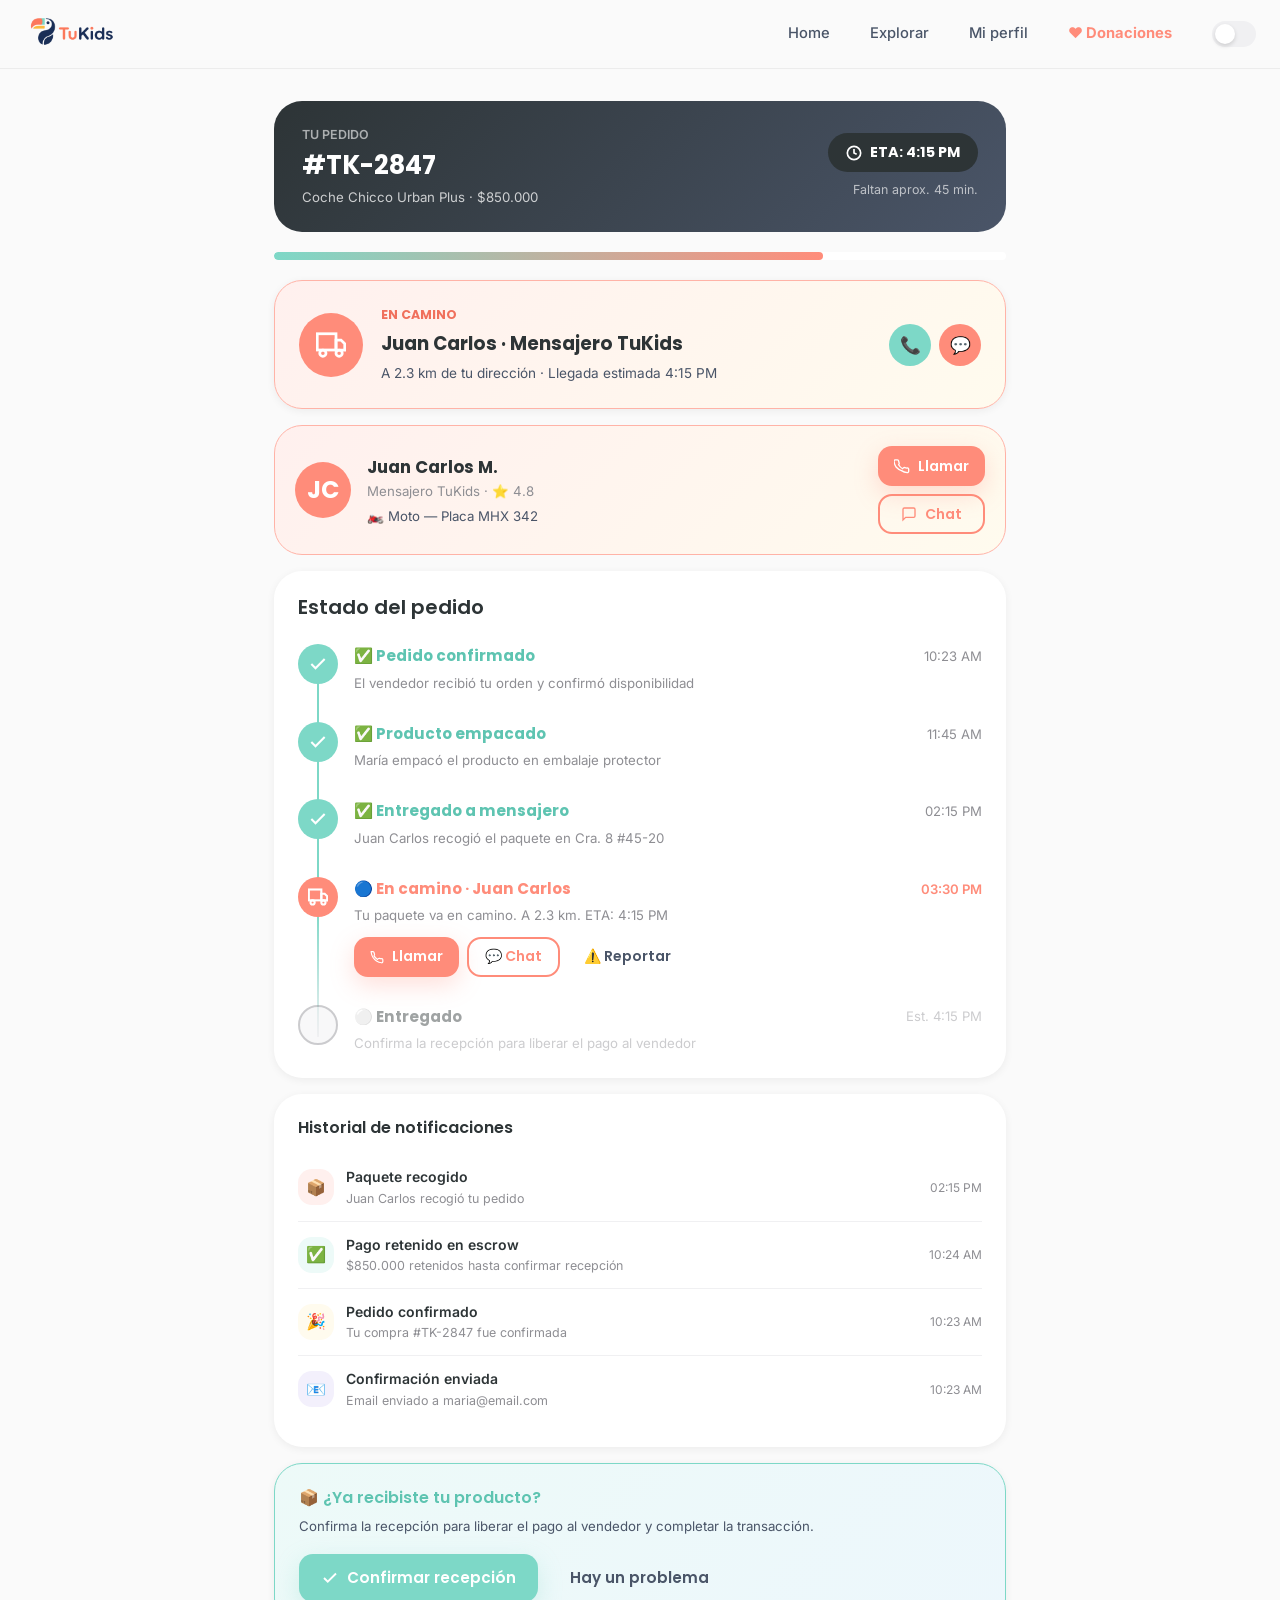
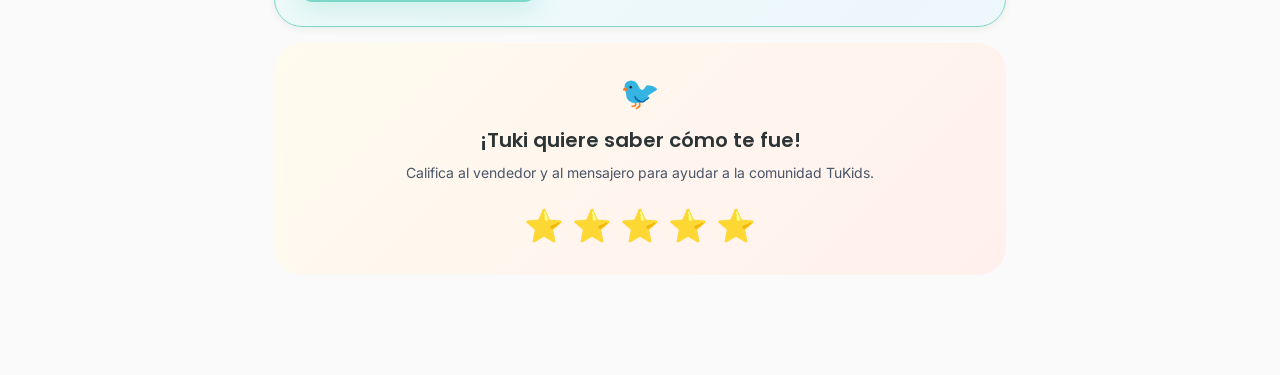
<file: tracking.html>
<!DOCTYPE html>
<html lang="es" data-theme="light">
<head>
  <meta charset="UTF-8"/>
  <meta name="viewport" content="width=device-width, initial-scale=1.0"/>
  <title>Tracking Pedido #TK-2847 — TuKids</title>
  <meta name="description" content="Sigue tu pedido en tiempo real con TuKids: notificaciones en cada etapa de la entrega."/>
  <link rel="stylesheet" href="css/styles.css"/>
  <style>
    .tracking-wrap { max-width: 780px; margin: 0 auto; padding: 32px 24px 100px; }
    .tracking-header-card {
      background: linear-gradient(135deg, var(--carbon) 0%, var(--carbon-soft) 100%);
      border-radius: var(--r-xl); padding: 24px 28px; color: #fff; margin-bottom: 20px;
      display: flex; align-items: center; justify-content: space-between; flex-wrap: wrap; gap: 16px;
    }
    [data-theme="dark"] .tracking-header-card { background: linear-gradient(135deg,#111315 0%,#25282C 100%); }
    .tracking-card { background: var(--white); border-radius: var(--r-xl); padding: 24px; box-shadow: var(--shadow-sm); margin-bottom: 16px; }
    .timeline-item {
      display: flex; gap: 16px; align-items: flex-start;
      position: relative;
    }
    .timeline-item::before {
      content: ''; position: absolute; left: 19px; top: 32px;
      width: 2px; height: calc(100% + 0px);
      background: var(--fog);
    }
    .timeline-item.done::before { background: var(--mint); }
    .timeline-item.active::before { background: linear-gradient(var(--mint), var(--fog)); }
    .timeline-item:last-child::before { display: none; }
    .tl-dot {
      width: 40px; height: 40px; border-radius: 50%;
      display: flex; align-items: center; justify-content: center;
      flex-shrink: 0; z-index: 1; position: relative;
    }
    .tl-dot.done   { background: var(--mint); }
    .tl-dot.active { background: var(--coral); animation: none; box-shadow: 0 0 0 0 rgba(255,140,122,0.4); }
    .tl-dot.pending{ background: var(--fog); border: 2px solid var(--gray-mid); }
    .tl-content { flex: 1; padding-bottom: 28px; }
    .tl-title { font-family: var(--font-title); font-weight: 700; font-size: 0.95rem; }
    .tl-desc  { font-size: 0.83rem; color: var(--gray-mid); margin-top: 4px; }
    .tl-time  { font-size: 0.82rem; color: var(--gray-mid); margin-left: auto; flex-shrink: 0; }
    .tl-actions { display: flex; gap: 8px; margin-top: 10px; }
    /* Courier card */
    .courier-card {
      background: linear-gradient(135deg, var(--coral-bg), var(--yellow-bg));
      border: 1.5px solid var(--coral-light); border-radius: var(--r-xl);
      padding: 20px; display: flex; align-items: center; gap: 16px;
      margin-bottom: 16px;
    }
    .courier-avatar {
      width: 56px; height: 56px; border-radius: 50%;
      background: var(--coral); display: flex; align-items: center;
      justify-content: center; font-size: 1.5rem; font-weight: 700;
      color: #fff; font-family: var(--font-title); flex-shrink: 0;
    }
    /* ETA pill */
    .eta-pill {
      display: inline-flex; align-items: center; gap: 8px;
      background: var(--carbon); color: #fff; border-radius: 9999px;
      padding: 8px 18px; font-family: var(--font-title); font-size: 0.9rem; font-weight: 700;
    }
    /* Notification history */
    .notif-item {
      display: flex; align-items: center; gap: 12px; padding: 12px 0;
      border-bottom: 1px solid var(--fog);
    }
    .notif-icon { width: 36px; height: 36px; border-radius: var(--r-md); display: flex; align-items: center; justify-content: center; flex-shrink: 0; }
    /* Rating CTA */
    .rating-cta {
      background: linear-gradient(135deg, var(--yellow-bg), var(--coral-bg));
      border-radius: var(--r-xl); padding: 24px; text-align: center;
    }
    /* Progress bar top */
    .order-progress {
      display: flex; align-items: center; gap: 0;
      background: var(--white); border-radius: var(--r-xl);
      overflow: hidden; height: 8px; margin-bottom: 20px;
    }
    .progress-fill { height: 100%; background: linear-gradient(90deg, var(--mint), var(--coral)); border-radius: var(--r-xl); transition: width 1s ease; }
    /* Map live dot pulse */
    @keyframes pulse-map {
      0%   { box-shadow: 0 0 0 0 rgba(255,140,122,0.6); }
      70%  { box-shadow: 0 0 0 16px rgba(255,140,122,0); }
      100% { box-shadow: 0 0 0 0 rgba(255,140,122,0); }
    }
    .map-pulse { animation: pulse-map 2s infinite; }
  </style>
  <link rel="icon" type="image/png" href="images/favicon.png">
</head>
<body>

<!-- HEADER -->
<header class="header">
  <div class="container header-inner">
    <a href="index.html" class="logo"><img src="images/nuevo_logo_oficial.png" alt="TuKids Logo"/></a>
    <div style="flex:1;"></div>
    <nav class="header-nav">
      <a href="index.html" class="nav-link">Home</a>
      <a href="explorar.html" class="nav-link">Explorar</a>
      <a href="perfil.html" class="nav-link">Mi perfil</a>
    
      <a href="donaciones.html" class="nav-link" style="color:var(--coral);font-weight:700;">❤️ Donaciones</a>
    </nav>
    <div class="header-actions">
      <button id="themeToggle" class="theme-toggle"><div class="toggle-knob"></div></button>
    </div>
  </div>
</header>

<div class="tracking-wrap">
  <!-- Header Card -->
  <div class="tracking-header-card animate-fade-up">
    <div>
      <div style="font-size:0.78rem;opacity:0.6;font-weight:600;margin-bottom:4px;">TU PEDIDO</div>
      <h1 style="font-size:1.6rem;color:#fff;margin-bottom:6px;">#TK-2847</h1>
      <div style="font-size:0.83rem;opacity:0.75;">Coche Chicco Urban Plus · $850.000</div>
    </div>
    <div style="text-align:right;">
      <div class="eta-pill" style="margin-bottom:8px;">
        <svg width="16" height="16" viewBox="0 0 24 24" fill="none" stroke="currentColor" stroke-width="2.5"><circle cx="12" cy="12" r="10"/><polyline points="12 6 12 12 16 14"/></svg>
        ETA: 4:15 PM
      </div>
      <div style="font-size:0.78rem;opacity:0.65;">Faltan aprox. 45 min.</div>
    </div>
  </div>

  <!-- Progress bar -->
  <div class="order-progress">
    <div class="progress-fill" style="width:75%;"></div>
  </div>

  <!-- Live status card (replaces map) -->
  <div class="tracking-card animate-fade-up anim-delay-1" style="background:linear-gradient(135deg, var(--coral-bg), var(--yellow-bg));border:1.5px solid var(--coral-light);">
    <div style="display:flex;align-items:center;gap:18px;flex-wrap:wrap;">
      <div class="map-pulse" style="width:64px;height:64px;border-radius:50%;background:var(--coral);display:flex;align-items:center;justify-content:center;color:#fff;flex-shrink:0;">
        <svg width="30" height="30" viewBox="0 0 24 24" fill="none" stroke="#fff" stroke-width="2.2"><rect x="1" y="3" width="15" height="13"/><polygon points="16 8 20 8 23 11 23 16 16 16 16 8"/><circle cx="5.5" cy="18.5" r="2.5"/><circle cx="18.5" cy="18.5" r="2.5"/></svg>
      </div>
      <div style="flex:1;min-width:220px;">
        <div style="font-size:0.78rem;color:var(--coral-dark);font-weight:700;font-family:var(--font-title);">EN CAMINO</div>
        <div style="font-family:var(--font-title);font-weight:700;font-size:1.15rem;color:var(--carbon);margin-top:4px;">Juan Carlos · Mensajero TuKids</div>
        <div style="font-size:0.85rem;color:var(--carbon-soft);margin-top:4px;">A 2.3 km de tu dirección · Llegada estimada 4:15 PM</div>
      </div>
      <div style="display:flex;gap:8px;">
        <button onclick="showToast('Llamando','Conectando con Juan Carlos 📞','mint')" style="width:42px;height:42px;border-radius:50%;background:var(--mint);color:#fff;border:none;cursor:pointer;font-size:1.05rem;">📞</button>
        <button onclick="showToast('Chat','Abriendo chat 💬','coral')" style="width:42px;height:42px;border-radius:50%;background:var(--coral);color:#fff;border:none;cursor:pointer;font-size:1.05rem;">💬</button>
      </div>
    </div>
  </div>

  <!-- Courier info -->
  <div class="courier-card animate-fade-up anim-delay-2">
    <div class="courier-avatar">JC</div>
    <div style="flex:1;">
      <div style="font-family:var(--font-title);font-weight:700;font-size:1.05rem;">Juan Carlos M.</div>
      <div style="font-size:0.83rem;color:var(--gray-mid);">Mensajero TuKids · ⭐ 4.8</div>
      <div style="font-size:0.83rem;color:var(--carbon-soft);margin-top:4px;">🏍️ Moto — Placa MHX 342</div>
    </div>
    <div style="display:flex;flex-direction:column;gap:8px;">
      <button class="btn btn-primary btn-sm" onclick="showToast('Llamando...','Conectando con Juan Carlos 📞','mint')">
        <svg width="16" height="16" viewBox="0 0 24 24" fill="none" stroke="currentColor" stroke-width="2"><path d="M22 16.92v3a2 2 0 01-2.18 2 19.79 19.79 0 01-8.63-3.07A19.5 19.5 0 013.07 13.5a19.79 19.79 0 01-3.07-8.67A2 2 0 012 2.84h3a2 2 0 012 1.72c.127.96.361 1.903.7 2.81a2 2 0 01-.45 2.11L6.91 10.09a16 16 0 006 6l1.27-1.27a2 2 0 012.11-.45c.907.339 1.85.573 2.81.7A2 2 0 0122 16.92z"/></svg>
        Llamar
      </button>
      <button class="btn btn-outline btn-sm" style="border-color:var(--coral);color:var(--coral);" onclick="showToast('Abriendo chat','Chateando con Juan Carlos','coral')">
        <svg width="16" height="16" viewBox="0 0 24 24" fill="none" stroke="currentColor" stroke-width="2"><path d="M21 15a2 2 0 01-2 2H7l-4 4V5a2 2 0 012-2h14a2 2 0 012 2z"/></svg>
        Chat
      </button>
    </div>
  </div>

  <!-- Timeline -->
  <div class="tracking-card animate-fade-up anim-delay-3">
    <h4 style="margin-bottom:24px;">Estado del pedido</h4>
    <div>
      <!-- Step 1: Done -->
      <div class="timeline-item done" style="margin-bottom:0;">
        <div class="tl-dot done">
          <svg width="20" height="20" viewBox="0 0 24 24" fill="none" stroke="#fff" stroke-width="2.5"><polyline points="20 6 9 17 4 12"/></svg>
        </div>
        <div class="tl-content">
          <div style="display:flex;align-items:center;justify-content:space-between;">
            <div class="tl-title" style="color:var(--mint-dark);">✅ Pedido confirmado</div>
            <div class="tl-time">10:23 AM</div>
          </div>
          <div class="tl-desc">El vendedor recibió tu orden y confirmó disponibilidad</div>
        </div>
      </div>
      <!-- Step 2: Done -->
      <div class="timeline-item done">
        <div class="tl-dot done">
          <svg width="20" height="20" viewBox="0 0 24 24" fill="none" stroke="#fff" stroke-width="2.5"><polyline points="20 6 9 17 4 12"/></svg>
        </div>
        <div class="tl-content">
          <div style="display:flex;align-items:center;justify-content:space-between;">
            <div class="tl-title" style="color:var(--mint-dark);">✅ Producto empacado</div>
            <div class="tl-time">11:45 AM</div>
          </div>
          <div class="tl-desc">María empacó el producto en embalaje protector</div>
        </div>
      </div>
      <!-- Step 3: Done -->
      <div class="timeline-item done">
        <div class="tl-dot done">
          <svg width="20" height="20" viewBox="0 0 24 24" fill="none" stroke="#fff" stroke-width="2.5"><polyline points="20 6 9 17 4 12"/></svg>
        </div>
        <div class="tl-content">
          <div style="display:flex;align-items:center;justify-content:space-between;">
            <div class="tl-title" style="color:var(--mint-dark);">✅ Entregado a mensajero</div>
            <div class="tl-time">02:15 PM</div>
          </div>
          <div class="tl-desc">Juan Carlos recogió el paquete en Cra. 8 #45-20</div>
        </div>
      </div>
      <!-- Step 4: Active -->
      <div class="timeline-item active">
        <div class="tl-dot active" style="background:var(--coral);">
          <svg width="20" height="20" viewBox="0 0 24 24" fill="none" stroke="#fff" stroke-width="2.5"><rect x="1" y="3" width="15" height="13"/><polygon points="16 8 20 8 23 11 23 16 16 16 16 8"/><circle cx="5.5" cy="18.5" r="2.5"/><circle cx="18.5" cy="18.5" r="2.5"/></svg>
        </div>
        <div class="tl-content">
          <div style="display:flex;align-items:center;justify-content:space-between;">
            <div class="tl-title" style="color:var(--coral);">🔵 En camino · Juan Carlos</div>
            <div class="tl-time" style="color:var(--coral);font-weight:600;">03:30 PM</div>
          </div>
          <div class="tl-desc">Tu paquete va en camino. A 2.3 km. ETA: 4:15 PM</div>
          <div class="tl-actions">
            <button class="btn btn-primary btn-sm" onclick="showToast('Llamando','Conectando 📞','mint')">
              <svg width="14" height="14" viewBox="0 0 24 24" fill="none" stroke="currentColor" stroke-width="2"><path d="M22 16.92v3a2 2 0 01-2.18 2 19.79 19.79 0 01-8.63-3.07 19.5 19.5 0 01-5.99-5.99 19.79 19.79 0 01-3.07-8.67A2 2 0 012 2.84h3a2 2 0 012 1.72c.127.96.361 1.903.7 2.81a2 2 0 01-.45 2.11L6.91 10.09a16 16 0 006 6l1.27-1.27a2 2 0 012.11-.45c.907.339 1.85.573 2.81.7A2 2 0 0122 16.92z"/></svg>
              Llamar
            </button>
            <button class="btn btn-outline btn-sm" style="border-color:var(--coral);color:var(--coral);" onclick="showToast('Chat','Abriendo chat 💬','coral')">💬 Chat</button>
            <button class="btn btn-ghost btn-sm" onclick="showToast('Reporte','Reportando problema','yellow')">⚠️ Reportar</button>
          </div>
        </div>
      </div>
      <!-- Step 5: Pending -->
      <div class="timeline-item" style="opacity:0.45;">
        <div class="tl-dot pending"></div>
        <div class="tl-content" style="padding-bottom:0;">
          <div style="display:flex;align-items:center;justify-content:space-between;">
            <div class="tl-title">⚪ Entregado</div>
            <div class="tl-time">Est. 4:15 PM</div>
          </div>
          <div class="tl-desc">Confirma la recepción para liberar el pago al vendedor</div>
        </div>
      </div>
    </div>
  </div>

  <!-- Notifications history -->
  <div class="tracking-card animate-fade-up anim-delay-4">
    <h5 style="margin-bottom:16px;">Historial de notificaciones</h5>
    <div class="notif-item">
      <div class="notif-icon" style="background:var(--coral-bg);">📦</div>
      <div style="flex:1;">
        <div style="font-weight:600;font-size:0.875rem;">Paquete recogido</div>
        <div style="font-size:0.78rem;color:var(--gray-mid);">Juan Carlos recogió tu pedido</div>
      </div>
      <span style="font-size:0.75rem;color:var(--gray-mid);">02:15 PM</span>
    </div>
    <div class="notif-item">
      <div class="notif-icon" style="background:var(--mint-bg);">✅</div>
      <div style="flex:1;">
        <div style="font-weight:600;font-size:0.875rem;">Pago retenido en escrow</div>
        <div style="font-size:0.78rem;color:var(--gray-mid);">$850.000 retenidos hasta confirmar recepción</div>
      </div>
      <span style="font-size:0.75rem;color:var(--gray-mid);">10:24 AM</span>
    </div>
    <div class="notif-item">
      <div class="notif-icon" style="background:var(--yellow-bg);">🎉</div>
      <div style="flex:1;">
        <div style="font-weight:600;font-size:0.875rem;">Pedido confirmado</div>
        <div style="font-size:0.78rem;color:var(--gray-mid);">Tu compra #TK-2847 fue confirmada</div>
      </div>
      <span style="font-size:0.75rem;color:var(--gray-mid);">10:23 AM</span>
    </div>
    <div class="notif-item" style="border:none;">
      <div class="notif-icon" style="background:var(--lilac-bg);">📧</div>
      <div style="flex:1;">
        <div style="font-weight:600;font-size:0.875rem;">Confirmación enviada</div>
        <div style="font-size:0.78rem;color:var(--gray-mid);">Email enviado a maria@email.com</div>
      </div>
      <span style="font-size:0.75rem;color:var(--gray-mid);">10:23 AM</span>
    </div>
  </div>

  <!-- Confirm reception -->
  <div class="tracking-card" style="background:linear-gradient(135deg,var(--mint-bg),var(--sky-bg));border:1.5px solid var(--mint);">
    <h5 style="margin-bottom:8px;color:var(--mint-dark);">📦 ¿Ya recibiste tu producto?</h5>
    <p style="font-size:0.83rem;color:var(--carbon-soft);margin-bottom:16px;">Confirma la recepción para liberar el pago al vendedor y completar la transacción.</p>
    <div style="display:flex;gap:10px;">
      <button class="btn btn-mint btn-md" onclick="confirmReceipt()">
        <svg width="18" height="18" viewBox="0 0 24 24" fill="none" stroke="currentColor" stroke-width="2.5"><polyline points="20 6 9 17 4 12"/></svg>
        Confirmar recepción
      </button>
      <button class="btn btn-ghost btn-md" onclick="showToast('Reporte','Reportando problema con el pedido','coral')">
        Hay un problema
      </button>
    </div>
  </div>

  <!-- Rating CTA -->
  <div class="rating-cta animate-fade-up">
    <div style="font-size:2rem;margin-bottom:10px;">🐦</div>
    <h4 style="margin-bottom:8px;">¡Tuki quiere saber cómo te fue!</h4>
    <p style="font-size:0.875rem;color:var(--carbon-soft);margin-bottom:16px;">Califica al vendedor y al mensajero para ayudar a la comunidad TuKids.</p>
    <div style="display:flex;justify-content:center;gap:8px;font-size:2rem;cursor:pointer;" id="ratingStars">
      <span onclick="rateOrder(1)" class="rate-star" style="transition:transform 0.15s;">⭐</span>
      <span onclick="rateOrder(2)" class="rate-star" style="transition:transform 0.15s;">⭐</span>
      <span onclick="rateOrder(3)" class="rate-star" style="transition:transform 0.15s;">⭐</span>
      <span onclick="rateOrder(4)" class="rate-star" style="transition:transform 0.15s;">⭐</span>
      <span onclick="rateOrder(5)" class="rate-star" style="transition:transform 0.15s;">⭐</span>
    </div>
  </div>
</div>

<!-- MOBILE NAV -->
<nav class="mobile-nav">
  <div class="mobile-nav-inner">
    <a href="index.html" class="mob-nav-item"><svg width="22" height="22" viewBox="0 0 24 24" fill="none" stroke="currentColor" stroke-width="2" stroke-linecap="round"><path d="M3 9l9-7 9 7v11a2 2 0 01-2 2H5a2 2 0 01-2-2z"/><polyline points="9 22 9 12 15 12 15 22"/></svg>Home</a>
    <a href="explorar.html" class="mob-nav-item"><svg width="22" height="22" viewBox="0 0 24 24" fill="none" stroke="currentColor" stroke-width="2" stroke-linecap="round"><circle cx="11" cy="11" r="8"/><line x1="21" y1="21" x2="16.65" y2="16.65"/></svg>Buscar</a>
    <a href="publicar.html" class="mob-nav-item mob-nav-publish"><div class="mob-pub-btn"><svg width="24" height="24" viewBox="0 0 24 24" fill="none" stroke="#fff" stroke-width="2.5"><line x1="12" y1="5" x2="12" y2="19"/><line x1="5" y1="12" x2="19" y2="12"/></svg></div>Vender</a>
    <a href="#" class="mob-nav-item"><svg width="22" height="22" viewBox="0 0 24 24" fill="none" stroke="currentColor" stroke-width="2" stroke-linecap="round"><path d="M21 15a2 2 0 01-2 2H7l-4 4V5a2 2 0 012-2h14a2 2 0 012 2z"/></svg>Chat</a>
    <a href="perfil.html" class="mob-nav-item"><svg width="22" height="22" viewBox="0 0 24 24" fill="none" stroke="currentColor" stroke-width="2" stroke-linecap="round"><path d="M20 21v-2a4 4 0 00-4-4H8a4 4 0 00-4 4v2"/><circle cx="12" cy="7" r="4"/></svg>Perfil</a>
  </div>
</nav>

<script src="js/app.js"></script>
<script>
function confirmReceipt() {
  showToast('¡Confirmado! 🎉', 'Pago liberado al vendedor. ¡Gracias por usar TuKids!', 'mint');
  setTimeout(() => { showToast('$850.000 liberados', 'El vendedor María González recibió su pago', 'coral'); }, 2000);
}
function rateOrder(n) {
  const stars = document.querySelectorAll('.rate-star');
  stars.forEach((s,i) => { s.style.transform = i < n ? 'scale(1.3)' : 'scale(1)'; });
  showToast('¡Gracias!', `Calificaste con ${n} ⭐. Tu reseña ayuda a la comunidad`, 'yellow');
}
// Animate progress after load
window.addEventListener('load', () => {
  setTimeout(() => {
    const fill = document.querySelector('.progress-fill');
    if (fill) { fill.style.width = '0'; requestAnimationFrame(() => { fill.style.width = '75%'; }); }
  }, 300);
});
</script>
</body>
</html>
</file>
<file: css/styles.css>
/* ================================================================
   TUKIDS - DESIGN SYSTEM
   ================================================================ */

@import url('https://fonts.googleapis.com/css2?family=Poppins:wght@400;500;600;700;800&family=Inter:wght@400;500;600&display=swap');

/* ── CSS Custom Properties ── */
:root {
  --coral:       #FF8C7A;
  --coral-dark:  #F0705C;
  --coral-light: #FFB3A7;
  --coral-bg:    #FFF0EE;
  --mint:        #7DD8C7;
  --mint-dark:   #5EC4B1;
  --mint-light:  #B2EDE6;
  --mint-bg:     #EDFAF8;
  --yellow:      #FFD97D;
  --yellow-dark: #F5C842;
  --yellow-bg:   #FFFBEE;
  --lilac:       #B8A4E3;
  --lilac-dark:  #9B85D4;
  --lilac-bg:    #F3F0FC;
  --sky:         #A8D8EA;
  --sky-dark:    #82C4DB;
  --sky-bg:      #EDF7FC;
  --bone:        #FAFAFA;
  --fog:         #F0F0F2;
  --gray-mid:    #8E8E93;
  --carbon:      #2D3436;
  --carbon-soft: #4A5568;
  --white:       #FFFFFF;
  --error:       #FF6B6B;
  --success:     #7DD8C7;
  --shadow-sm:   0 2px 8px rgba(0,0,0,0.06);
  --shadow-md:   0 4px 16px rgba(0,0,0,0.08);
  --shadow-lg:   0 8px 32px rgba(0,0,0,0.10);
  --shadow-xl:   0 16px 48px rgba(0,0,0,0.12);
  --shadow-coral: 0 8px 24px rgba(255,140,122,0.28);
  --r-sm:  8px;
  --r-md:  14px;
  --r-lg:  20px;
  --r-xl:  28px;
  --r-2xl: 36px;
  --transition: all 0.25s cubic-bezier(0.4, 0, 0.2, 1);
  --font-title: 'Poppins', sans-serif;
  --font-body:  'Inter', sans-serif;
}

[data-theme="dark"] {
  --bone:      #1A1D1F;
  --fog:       #25282C;
  --carbon:    #FAFAFA;
  --carbon-soft: #C0C0C5;
  --gray-mid:  #6E6E73;
  --white:     #25282C;
}

/* ── Reset ── */
*, *::before, *::after { box-sizing: border-box; margin: 0; padding: 0; }
html { scroll-behavior: smooth; font-size: 16px; }
body {
  font-family: var(--font-body);
  background: var(--bone);
  color: var(--carbon);
  line-height: 1.6;
  overflow-x: hidden;
  -webkit-font-smoothing: antialiased;
}
img { max-width: 100%; height: auto; display: block; }
a { text-decoration: none; color: inherit; }
button { cursor: pointer; border: none; background: none; font-family: inherit; }
input, textarea, select { font-family: inherit; }
ul { list-style: none; }

/* ── Typography ── */
h1, h2, h3, h4, h5 { font-family: var(--font-title); font-weight: 700; line-height: 1.25; color: var(--carbon); }
h1 { font-size: clamp(2rem, 5vw, 3rem); }
h2 { font-size: clamp(1.5rem, 3.5vw, 2.25rem); }
h3 { font-size: clamp(1.2rem, 2.5vw, 1.75rem); }
h4 { font-size: 1.25rem; font-weight: 600; }
h5 { font-size: 1rem; font-weight: 600; }
p  { color: var(--carbon-soft); line-height: 1.65; }
.text-coral  { color: var(--coral); }
.text-mint   { color: var(--mint); }
.text-yellow { color: var(--yellow-dark); }
.text-lilac  { color: var(--lilac-dark); }
.text-gray   { color: var(--gray-mid); }
.text-carbon { color: var(--carbon); }
.font-title  { font-family: var(--font-title); }

/* ── Layout helpers ── */
.container { width: 100%; max-width: 1280px; margin: 0 auto; padding: 0 24px; }
.section    { padding: 80px 0; }
.section-sm { padding: 48px 0; }
.flex       { display: flex; }
.flex-col   { flex-direction: column; }
.items-center { align-items: center; }
.justify-between { justify-content: space-between; }
.justify-center  { justify-content: center; }
.gap-4  { gap: 16px; }
.gap-6  { gap: 24px; }
.gap-8  { gap: 32px; }
.gap-12 { gap: 48px; }
.grid   { display: grid; }
.grid-2 { grid-template-columns: repeat(2, 1fr); }
.grid-3 { grid-template-columns: repeat(3, 1fr); }
.grid-4 { grid-template-columns: repeat(4, 1fr); }
.text-center { text-align: center; }
.rounded-full { border-radius: 9999px; }
.w-full { width: 100%; }
.relative { position: relative; }
.absolute { position: absolute; }
.hidden { display: none; }

/* ── HEADER ── */
.header {
  position: sticky;
  top: 0;
  z-index: 100;
  background: rgba(250,250,250,0.92);
  backdrop-filter: blur(20px);
  -webkit-backdrop-filter: blur(20px);
  border-bottom: 1px solid rgba(0,0,0,0.06);
  transition: var(--transition);
}
[data-theme="dark"] .header { background: rgba(26,29,31,0.92); }
.header-inner {
  display: flex;
  align-items: center;
  justify-content: space-between;
  height: 68px;
  gap: 24px;
}
.logo { display: flex; align-items: center; gap: 10px; flex-shrink: 0; }
.logo img { height: 140px; width: auto; max-height: none; transition: transform 0.3s ease; }
.logo:hover img { transform: scale(1.05); }
@media (max-width: 768px) { .logo img { height: 96px; } }
.logo-text { font-family: var(--font-title); font-size: 1.4rem; font-weight: 800; }
.logo-tu   { color: var(--coral); }
.logo-kids { color: var(--carbon); }
.header-nav { display: flex; align-items: center; gap: 8px; }
.nav-link {
  font-size: 0.92rem;
  font-weight: 500;
  color: var(--carbon-soft);
  padding: 8px 16px;
  border-radius: var(--r-md);
  transition: var(--transition);
}
.nav-link:hover, .nav-link.active {
  color: var(--coral);
  background: var(--coral-bg);
}
.header-actions { display: flex; align-items: center; gap: 12px; }
.search-bar {
  display: flex;
  align-items: center;
  background: var(--fog);
  border-radius: var(--r-xl);
  padding: 8px 16px;
  gap: 8px;
  min-width: 240px;
  transition: var(--transition);
  border: 1.5px solid transparent;
}
.search-bar:focus-within {
  border-color: var(--coral);
  background: var(--white);
  box-shadow: 0 0 0 4px rgba(255,140,122,0.12);
}
.search-bar input {
  background: none;
  border: none;
  outline: none;
  font-size: 0.9rem;
  color: var(--carbon);
  width: 100%;
}
.search-bar input::placeholder { color: var(--gray-mid); }

/* ── BUTTONS ── */
.btn {
  display: inline-flex;
  align-items: center;
  justify-content: center;
  gap: 8px;
  font-family: var(--font-title);
  font-weight: 600;
  border-radius: var(--r-md);
  transition: var(--transition);
  cursor: pointer;
  white-space: nowrap;
}
.btn-lg { height: 56px; padding: 0 28px; font-size: 1rem; border-radius: var(--r-lg); }
.btn-md { height: 48px; padding: 0 22px; font-size: 0.95rem; }
.btn-sm { height: 40px; padding: 0 16px; font-size: 0.875rem; border-radius: var(--r-md); }
.btn-primary {
  background: var(--coral);
  color: #fff;
  box-shadow: var(--shadow-coral);
}
.btn-primary:hover {
  background: var(--coral-dark);
  transform: translateY(-2px);
  box-shadow: 0 12px 28px rgba(255,140,122,0.38);
}
.btn-primary:active { transform: scale(0.97); }
.btn-secondary {
  background: var(--carbon);
  color: #fff;
}
.btn-secondary:hover { background: var(--carbon-soft); transform: translateY(-2px); }
.btn-outline {
  border: 2px solid var(--coral);
  color: var(--coral);
  background: transparent;
}
.btn-outline:hover { background: var(--coral-bg); transform: translateY(-2px); }
.btn-ghost { color: var(--carbon-soft); background: transparent; }
.btn-ghost:hover { background: var(--fog); color: var(--carbon); }
.btn-mint { background: var(--mint); color: #fff; box-shadow: 0 8px 24px rgba(125,216,199,0.28); }
.btn-mint:hover { background: var(--mint-dark); transform: translateY(-2px); }
.btn-yellow { background: var(--yellow); color: var(--carbon); }
.btn-yellow:hover { background: var(--yellow-dark); transform: translateY(-2px); }
.fab {
  position: fixed;
  bottom: 88px;
  right: 24px;
  width: 60px;
  height: 60px;
  border-radius: 50%;
  background: var(--coral);
  color: #fff;
  display: flex;
  align-items: center;
  justify-content: center;
  box-shadow: var(--shadow-coral);
  z-index: 90;
  transition: var(--transition);
}
.fab:hover { transform: scale(1.1) rotate(90deg); box-shadow: 0 12px 32px rgba(255,140,122,0.4); }

/* ── CARDS ── */
.card {
  background: var(--white);
  border-radius: var(--r-xl);
  box-shadow: var(--shadow-sm);
  overflow: hidden;
  transition: var(--transition);
}
.card:hover { box-shadow: var(--shadow-lg); transform: translateY(-4px); }

/* Product Card */
.product-card { position: relative; cursor: pointer; }
.product-card .card-image {
  position: relative;
  aspect-ratio: 1/1;
  overflow: hidden;
  background: var(--fog);
}
.product-card .card-image img {
  width: 100%;
  height: 100%;
  object-fit: cover;
  transition: transform 0.4s ease;
}
.product-card:hover .card-image img { transform: scale(1.05); }
.fav-btn {
  position: absolute;
  top: 12px;
  right: 12px;
  width: 36px;
  height: 36px;
  border-radius: 50%;
  background: rgba(255,255,255,0.92);
  backdrop-filter: blur(10px);
  display: flex;
  align-items: center;
  justify-content: center;
  z-index: 2;
  transition: var(--transition);
  box-shadow: var(--shadow-sm);
}
.fav-btn:hover { transform: scale(1.15); }
.fav-btn.active svg { fill: var(--coral); stroke: var(--coral); }
.card-badges {
  position: absolute;
  bottom: 10px;
  left: 10px;
  display: flex;
  gap: 6px;
}
.badge {
  font-size: 0.72rem;
  font-weight: 600;
  padding: 3px 9px;
  border-radius: var(--r-sm);
  font-family: var(--font-title);
}
.badge-new      { background: var(--mint); color: #fff; }
.badge-used     { background: var(--yellow); color: var(--carbon); }
.badge-shipping { background: rgba(255,255,255,0.92); color: var(--carbon); backdrop-filter: blur(10px); }
.badge-verified { background: var(--sky); color: var(--carbon); }
.badge-oficial  { background: var(--lilac); color: #fff; }
.badge-promo    { background: var(--coral); color: #fff; }
.product-card .card-body { padding: 14px 16px 16px; }
.product-title {
  font-family: var(--font-title);
  font-size: 0.9rem;
  font-weight: 600;
  color: var(--carbon);
  line-height: 1.4;
  display: -webkit-box;
  -webkit-line-clamp: 2;
  -webkit-box-orient: vertical;
  overflow: hidden;
  margin-bottom: 8px;
}
.price-row { display: flex; align-items: baseline; gap: 8px; margin-bottom: 8px; }
.price-current {
  font-family: var(--font-title);
  font-size: 1.1rem;
  font-weight: 700;
  color: var(--carbon);
}
.price-original {
  font-size: 0.82rem;
  color: var(--gray-mid);
  text-decoration: line-through;
}
.seller-row {
  display: flex;
  align-items: center;
  justify-content: space-between;
  font-size: 0.78rem;
  color: var(--gray-mid);
}
.seller-info { display: flex; align-items: center; gap: 6px; }
.seller-avatar {
  width: 22px;
  height: 22px;
  border-radius: 50%;
  object-fit: cover;
  background: var(--coral-bg);
  display: flex;
  align-items: center;
  justify-content: center;
  font-size: 0.65rem;
  font-weight: 700;
  color: var(--coral);
}
.rating { display: flex; align-items: center; gap: 3px; color: var(--yellow-dark); font-weight: 600; }
.location { display: flex; align-items: center; gap: 3px; }

/* ── BADGES & CHIPS ── */
.chip {
  display: inline-flex;
  align-items: center;
  gap: 6px;
  padding: 6px 14px;
  border-radius: 9999px;
  font-size: 0.82rem;
  font-weight: 500;
  border: 1.5px solid var(--fog);
  background: var(--white);
  color: var(--carbon-soft);
  cursor: pointer;
  transition: var(--transition);
}
.chip:hover, .chip.active {
  border-color: var(--coral);
  background: var(--coral-bg);
  color: var(--coral);
}

/* ── INPUTS ── */
.input-group { display: flex; flex-direction: column; gap: 6px; }
.input-label { font-size: 0.875rem; font-weight: 600; color: var(--carbon); }
.input-field {
  height: 52px;
  padding: 0 16px;
  border-radius: var(--r-md);
  border: 1.5px solid var(--fog);
  background: var(--white);
  font-size: 0.95rem;
  color: var(--carbon);
  outline: none;
  transition: var(--transition);
  width: 100%;
}
.input-field:focus {
  border-color: var(--coral);
  box-shadow: 0 0 0 4px rgba(255,140,122,0.10);
}
.input-field::placeholder { color: var(--gray-mid); }
.textarea-field {
  padding: 14px 16px;
  height: auto;
  min-height: 100px;
  resize: vertical;
}
.select-field {
  appearance: none;
  background-image: url("data:image/svg+xml,%3Csvg xmlns='http://www.w3.org/2000/svg' width='16' height='16' viewBox='0 0 24 24' fill='none' stroke='%238E8E93' stroke-width='2'%3E%3Cpath d='M6 9l6 6 6-6'/%3E%3C/svg%3E");
  background-repeat: no-repeat;
  background-position: right 14px center;
  padding-right: 40px;
}
.input-icon { position: relative; }
.input-icon svg { position: absolute; left: 14px; top: 50%; transform: translateY(-50%); }
.input-icon .input-field { padding-left: 44px; }

/* ── SECTION HEADERS ── */
.section-header {
  display: flex;
  align-items: flex-end;
  justify-content: space-between;
  margin-bottom: 36px;
  gap: 16px;
}
.section-header h2 { margin-bottom: 4px; }
.section-label {
  display: inline-flex;
  align-items: center;
  gap: 8px;
  background: var(--coral-bg);
  color: var(--coral);
  font-size: 0.8rem;
  font-weight: 700;
  padding: 5px 12px;
  border-radius: 9999px;
  margin-bottom: 10px;
  font-family: var(--font-title);
  letter-spacing: 0.03em;
  text-transform: uppercase;
}
.section-label.mint    { background: var(--mint-bg);   color: var(--mint-dark); }
.section-label.yellow  { background: var(--yellow-bg);  color: var(--yellow-dark); }
.section-label.lilac   { background: var(--lilac-bg);   color: var(--lilac-dark); }
.section-label.sky     { background: var(--sky-bg);     color: var(--sky-dark); }

/* ── SKELETON LOADING ── */
.skeleton {
  background: linear-gradient(90deg, var(--fog) 25%, #e8e8ea 50%, var(--fog) 75%);
  background-size: 200% 100%;
  animation: skeleton-wave 1.5s infinite;
  border-radius: var(--r-md);
}
@keyframes skeleton-wave {
  0%   { background-position: 200% 0; }
  100% { background-position: -200% 0; }
}

/* ── TOGGLE (dark mode) ── */
.theme-toggle {
  width: 44px;
  height: 26px;
  background: var(--fog);
  border-radius: 9999px;
  position: relative;
  cursor: pointer;
  transition: var(--transition);
}
.theme-toggle.on { background: var(--coral); }
.toggle-knob {
  position: absolute;
  top: 3px;
  left: 3px;
  width: 20px;
  height: 20px;
  background: #fff;
  border-radius: 50%;
  transition: var(--transition);
  box-shadow: 0 2px 4px rgba(0,0,0,0.15);
}
.theme-toggle.on .toggle-knob { transform: translateX(18px); }

/* ── FOOTER ── */
.footer {
  background: var(--carbon);
  color: rgba(255,255,255,0.75);
  padding: 64px 0 32px;
}
[data-theme="dark"] .footer { background: #111315; }
.footer-grid {
  display: grid;
  grid-template-columns: 2fr 1fr 1fr 1fr;
  gap: 48px;
  margin-bottom: 48px;
}
.footer h5 { color: #fff; font-size: 0.95rem; margin-bottom: 16px; }
.footer p  { font-size: 0.875rem; line-height: 1.7; color: rgba(255,255,255,0.6); }
.footer-links { display: flex; flex-direction: column; gap: 10px; }
.footer-links a {
  font-size: 0.875rem;
  color: rgba(255,255,255,0.6);
  transition: var(--transition);
}
.footer-links a:hover { color: var(--coral); }
.footer-bottom {
  border-top: 1px solid rgba(255,255,255,0.08);
  padding-top: 28px;
  display: flex;
  align-items: center;
  justify-content: space-between;
  font-size: 0.83rem;
  color: rgba(255,255,255,0.4);
}
.social-links { display: flex; gap: 12px; }
.social-btn {
  width: 38px;
  height: 38px;
  border-radius: 50%;
  background: rgba(255,255,255,0.08);
  display: flex;
  align-items: center;
  justify-content: center;
  color: rgba(255,255,255,0.6);
  transition: var(--transition);
}
.social-btn:hover { background: var(--coral); color: #fff; transform: translateY(-3px); }

/* ── MOBILE NAV ── */
.mobile-nav {
  display: none;
  position: fixed;
  bottom: 0;
  left: 0;
  right: 0;
  z-index: 100;
  background: rgba(250,250,250,0.96);
  backdrop-filter: blur(20px);
  -webkit-backdrop-filter: blur(20px);
  border-top: 1px solid rgba(0,0,0,0.06);
  padding: 8px 0 env(safe-area-inset-bottom);
}
[data-theme="dark"] .mobile-nav { background: rgba(26,29,31,0.96); }
.mobile-nav-inner {
  display: flex;
  align-items: center;
  justify-content: space-around;
}
.mob-nav-item {
  display: flex;
  flex-direction: column;
  align-items: center;
  gap: 4px;
  padding: 8px 12px;
  border-radius: var(--r-md);
  color: var(--gray-mid);
  font-size: 0.65rem;
  font-weight: 600;
  cursor: pointer;
  transition: var(--transition);
  font-family: var(--font-title);
}
.mob-nav-item.active { color: var(--coral); }
.mob-nav-item svg { transition: var(--transition); }
.mob-nav-item.active svg { stroke: var(--coral); }
.mob-nav-publish { position: relative; top: -12px; }
.mob-nav-publish .mob-pub-btn {
  width: 52px;
  height: 52px;
  border-radius: 50%;
  background: var(--coral);
  display: flex;
  align-items: center;
  justify-content: center;
  box-shadow: var(--shadow-coral);
  transition: var(--transition);
}
.mob-nav-publish .mob-pub-btn:hover { transform: scale(1.1); }
.mob-nav-publish svg { stroke: #fff; }

/* ── TOAST ── */
.toast-container {
  position: fixed;
  top: 88px;
  right: 24px;
  z-index: 999;
  display: flex;
  flex-direction: column;
  gap: 10px;
  pointer-events: none;
}
.toast {
  background: var(--white);
  border-radius: var(--r-lg);
  box-shadow: var(--shadow-xl);
  padding: 14px 18px;
  display: flex;
  align-items: center;
  gap: 12px;
  min-width: 280px;
  max-width: 360px;
  pointer-events: all;
  animation: toast-in 0.35s cubic-bezier(0.34, 1.56, 0.64, 1) forwards;
  border-left: 4px solid var(--coral);
}
.toast.mint   { border-left-color: var(--mint); }
.toast.yellow { border-left-color: var(--yellow); }
.toast-content { flex: 1; }
.toast-content strong { font-size: 0.9rem; font-weight: 600; color: var(--carbon); }
.toast-content p { font-size: 0.8rem; margin: 0; }
.toast.out { animation: toast-out 0.25s ease forwards; }
@keyframes toast-in {
  from { opacity: 0; transform: translateX(100%); }
  to   { opacity: 1; transform: translateX(0); }
}
@keyframes toast-out {
  from { opacity: 1; transform: translateX(0); }
  to   { opacity: 0; transform: translateX(100%); }
}

/* ── MODAL ── */
.modal-overlay {
  position: fixed;
  inset: 0;
  background: rgba(0,0,0,0.5);
  backdrop-filter: blur(4px);
  z-index: 200;
  display: flex;
  align-items: center;
  justify-content: center;
  padding: 24px;
  opacity: 0;
  pointer-events: none;
  transition: var(--transition);
}
.modal-overlay.open { opacity: 1; pointer-events: all; }
.modal {
  background: var(--white);
  border-radius: var(--r-xl);
  box-shadow: var(--shadow-xl);
  max-width: 520px;
  width: 100%;
  max-height: 90vh;
  overflow-y: auto;
  transform: scale(0.96) translateY(16px);
  transition: var(--transition);
}
.modal-overlay.open .modal { transform: scale(1) translateY(0); }
.modal-header {
  padding: 24px 24px 0;
  display: flex;
  align-items: center;
  justify-content: space-between;
}
.modal-body  { padding: 20px 24px 24px; }
.modal-close {
  width: 34px;
  height: 34px;
  border-radius: 50%;
  background: var(--fog);
  display: flex;
  align-items: center;
  justify-content: center;
  cursor: pointer;
  transition: var(--transition);
}
.modal-close:hover { background: var(--coral-bg); color: var(--coral); }

/* ── ANIMATIONS ── */
@keyframes fadeUp {
  from { opacity: 0; transform: translateY(24px); }
  to   { opacity: 1; transform: translateY(0); }
}
@keyframes fadeIn {
  from { opacity: 0; }
  to   { opacity: 1; }
}
@keyframes scaleIn {
  from { opacity: 0; transform: scale(0.94); }
  to   { opacity: 1; transform: scale(1); }
}
@keyframes float {
  0%, 100% { transform: translateY(0); }
  50%       { transform: translateY(-12px); }
}
@keyframes pulse-ring {
  0%   { transform: scale(1); opacity: 1; }
  100% { transform: scale(1.6); opacity: 0; }
}
@keyframes spin {
  to { transform: rotate(360deg); }
}
.animate-fade-up    { animation: fadeUp 0.5s ease forwards; }
.animate-fade-in    { animation: fadeIn 0.4s ease forwards; }
.animate-scale-in   { animation: scaleIn 0.4s cubic-bezier(0.34, 1.56, 0.64, 1) forwards; }
.animate-float      { animation: float 3s ease-in-out infinite; }
.anim-delay-1 { animation-delay: 0.1s; }
.anim-delay-2 { animation-delay: 0.2s; }
.anim-delay-3 { animation-delay: 0.3s; }
.anim-delay-4 { animation-delay: 0.4s; }

/* ── SCROLLBAR ── */
::-webkit-scrollbar { width: 6px; height: 6px; }
::-webkit-scrollbar-track { background: var(--fog); }
::-webkit-scrollbar-thumb { background: var(--coral-light); border-radius: 9999px; }
::-webkit-scrollbar-thumb:hover { background: var(--coral); }

/* ── RESPONSIVE ── */
@media (max-width: 1024px) {
  .grid-4 { grid-template-columns: repeat(2, 1fr); }
  .footer-grid { grid-template-columns: 1fr 1fr; }
}
@media (max-width: 768px) {
  .container { padding: 0 16px; }
  .section { padding: 56px 0; }
  .header-nav { display: none; }
  .search-bar { min-width: 160px; }
  .mobile-nav { display: block; }
  body { padding-bottom: 72px; }
  .grid-3 { grid-template-columns: repeat(2, 1fr); }
  .grid-2 { grid-template-columns: 1fr; }
  .footer-grid { grid-template-columns: 1fr; gap: 32px; }
  .footer-bottom { flex-direction: column; gap: 16px; text-align: center; }
  h1 { font-size: 1.8rem; }
  .section-header { flex-direction: column; align-items: flex-start; }
}
@media (max-width: 480px) {
  .grid-4, .grid-3 { grid-template-columns: repeat(2, 1fr); }
  .search-bar { display: none; }
}

/* ── SELLER LEVEL BADGES ── */
.level-badge {
  display: inline-flex;
  align-items: center;
  gap: 5px;
  padding: 4px 10px;
  border-radius: 9999px;
  font-size: 0.73rem;
  font-weight: 700;
  font-family: var(--font-title);
}
.level-bronze { background: #FFF3E0; color: #E65100; }
.level-silver { background: #F5F5F5; color: #546E7A; }
.level-gold   { background: #FFFDE7; color: #F9A825; }
.level-toucan { background: linear-gradient(135deg, var(--coral-bg), var(--yellow-bg)); color: var(--coral-dark); }

/* ── PROGRESS / STEPS ── */
.steps {
  display: flex;
  align-items: center;
  gap: 0;
  margin-bottom: 36px;
}
.step-item {
  display: flex;
  align-items: center;
  flex: 1;
  gap: 0;
}
.step-circle {
  width: 36px;
  height: 36px;
  border-radius: 50%;
  display: flex;
  align-items: center;
  justify-content: center;
  font-size: 0.85rem;
  font-weight: 700;
  font-family: var(--font-title);
  flex-shrink: 0;
  border: 2px solid var(--fog);
  color: var(--gray-mid);
  background: var(--white);
  transition: var(--transition);
}
.step-circle.active { border-color: var(--coral); background: var(--coral); color: #fff; }
.step-circle.done   { border-color: var(--mint); background: var(--mint); color: #fff; }
.step-line {
  flex: 1;
  height: 2px;
  background: var(--fog);
  transition: var(--transition);
}
.step-line.done { background: var(--mint); }

/* ── CHART PLACEHOLDER ── */
.chart-bar {
  display: flex;
  align-items: flex-end;
  gap: 8px;
  height: 120px;
}
.bar-item {
  flex: 1;
  border-radius: var(--r-sm) var(--r-sm) 0 0;
  background: linear-gradient(to top, var(--coral), var(--coral-light));
  transition: height 0.6s cubic-bezier(0.34, 1.56, 0.64, 1);
  min-height: 4px;
}
.bar-item:hover { opacity: 0.85; }

/* ── MAP PLACEHOLDER ── */
.map-placeholder {
  background: linear-gradient(135deg, #e8f4f8, #d4eef7);
  border-radius: var(--r-xl);
  display: flex;
  align-items: center;
  justify-content: center;
  position: relative;
  overflow: hidden;
}
.map-pin {
  position: absolute;
  width: 20px;
  height: 20px;
  border-radius: 50% 50% 50% 0;
  transform: rotate(-45deg);
  animation: pulse-ring 2s ease-out infinite;
}
.map-grid {
  position: absolute;
  inset: 0;
  background-image: linear-gradient(rgba(168,216,234,0.3) 1px, transparent 1px),
                    linear-gradient(90deg, rgba(168,216,234,0.3) 1px, transparent 1px);
  background-size: 40px 40px;
}

/* ── PRODUCT GRID ── */
.products-grid {
  display: grid;
  grid-template-columns: repeat(4, 1fr);
  gap: 20px;
}
@media (max-width: 1200px) { .products-grid { grid-template-columns: repeat(3, 1fr); } }
@media (max-width: 768px)  { .products-grid { grid-template-columns: repeat(2, 1fr); gap: 14px; } }
@media (max-width: 360px)  { .products-grid { grid-template-columns: 1fr; } }

/* ── HERO BLOB ── */
.blob {
  position: absolute;
  border-radius: 40% 60% 70% 30% / 40% 50% 60% 50%;
  filter: blur(40px);
  opacity: 0.5;
  animation: blob-morph 8s ease-in-out infinite alternate;
}
@keyframes blob-morph {
  0%  { border-radius: 40% 60% 70% 30% / 40% 50% 60% 50%; }
  50% { border-radius: 60% 40% 30% 70% / 60% 30% 70% 40%; }
  100%{ border-radius: 50% 50% 50% 50% / 50% 50% 50% 50%; }
}

/* ── STAR RATING ── */
.stars { display: flex; gap: 3px; }
.star svg { transition: var(--transition); }
.star svg:hover { transform: scale(1.3); }

/* ── CATEGORY CARDS ── */
.cat-card {
  display: flex;
  flex-direction: column;
  align-items: center;
  gap: 12px;
  padding: 24px 16px;
  background: var(--white);
  border-radius: var(--r-xl);
  box-shadow: var(--shadow-sm);
  cursor: pointer;
  transition: transform 0.45s cubic-bezier(.22,.61,.36,1), box-shadow 0.3s ease, border-color 0.3s ease;
  border: 2px solid transparent;
  text-align: center;
  animation: card-float 6s ease-in-out infinite;
  animation-delay: calc(var(--i, 0) * 0.6s);
  will-change: transform;
}
.cat-card:nth-child(1) { --i: 0; }
.cat-card:nth-child(2) { --i: 1; }
.cat-card:nth-child(3) { --i: 2; }
.cat-card:nth-child(4) { --i: 3; }
.cat-card:nth-child(5) { --i: 4; }
.cat-card:nth-child(6) { --i: 5; }
.cat-card:hover {
  transform: translateY(-10px) scale(1.03);
  border-color: var(--coral);
  box-shadow: var(--shadow-md);
  animation-play-state: paused;
}
@keyframes card-float {
  0%, 100% { transform: translateY(0); }
  50%      { transform: translateY(-6px); }
}
@media (prefers-reduced-motion: reduce) {
  .cat-card { animation: none; }
}

/* Product card subtle hover lift (no overlap risk) */
.product-card { transition: transform 0.35s cubic-bezier(.22,.61,.36,1), box-shadow 0.3s ease; }
.product-card:hover { transform: translateY(-6px); box-shadow: var(--shadow-md); }
.cat-icon {
  width: 64px;
  height: 64px;
  border-radius: var(--r-lg);
  display: flex;
  align-items: center;
  justify-content: center;
}
.cat-label {
  font-size: 0.83rem;
  font-weight: 600;
  color: var(--carbon);
  font-family: var(--font-title);
}
.cat-sub {
  font-size: 0.72rem;
  color: var(--gray-mid);
}

/* ── TESTIMONIAL CARD ── */
.testimonial-card {
  background: var(--white);
  border-radius: var(--r-xl);
  padding: 28px;
  box-shadow: var(--shadow-sm);
  transition: var(--transition);
}
.testimonial-card:hover { box-shadow: var(--shadow-md); transform: translateY(-4px); }
.testimonial-text {
  font-size: 0.95rem;
  color: var(--carbon-soft);
  line-height: 1.7;
  margin: 16px 0;
  font-style: italic;
}
.testimonial-author { display: flex; align-items: center; gap: 12px; }
.author-avatar {
  width: 44px;
  height: 44px;
  border-radius: 50%;
  object-fit: cover;
  background: var(--coral-bg);
  display: flex;
  align-items: center;
  justify-content: center;
  font-weight: 700;
  color: var(--coral);
  font-family: var(--font-title);
  font-size: 1rem;
  flex-shrink: 0;
}
.author-name  { font-weight: 600; font-size: 0.9rem; color: var(--carbon); }
.author-label { font-size: 0.78rem; color: var(--gray-mid); }

/* ── SIDEBAR (filters) ── */
.sidebar {
  width: 260px;
  flex-shrink: 0;
}
.sidebar-card {
  background: var(--white);
  border-radius: var(--r-xl);
  padding: 24px;
  box-shadow: var(--shadow-sm);
  margin-bottom: 16px;
}
.filter-title {
  font-family: var(--font-title);
  font-size: 0.92rem;
  font-weight: 700;
  color: var(--carbon);
  margin-bottom: 16px;
  display: flex;
  align-items: center;
  justify-content: space-between;
}
.filter-option {
  display: flex;
  align-items: center;
  gap: 10px;
  padding: 8px 0;
  cursor: pointer;
  font-size: 0.875rem;
  color: var(--carbon-soft);
  transition: var(--transition);
}
.filter-option:hover { color: var(--coral); }
.filter-option input[type="checkbox"] {
  width: 18px;
  height: 18px;
  border-radius: 5px;
  accent-color: var(--coral);
  cursor: pointer;
}
.range-slider {
  width: 100%;
  accent-color: var(--coral);
  cursor: pointer;
}

/* ── TUKI MASCOT ── */
.tuki-empty {
  display: flex;
  flex-direction: column;
  align-items: center;
  justify-content: center;
  padding: 60px 20px;
  text-align: center;
  gap: 16px;
}
.tuki-emoji {
  font-size: 4rem;
  animation: float 3s ease-in-out infinite;
}
</file>
